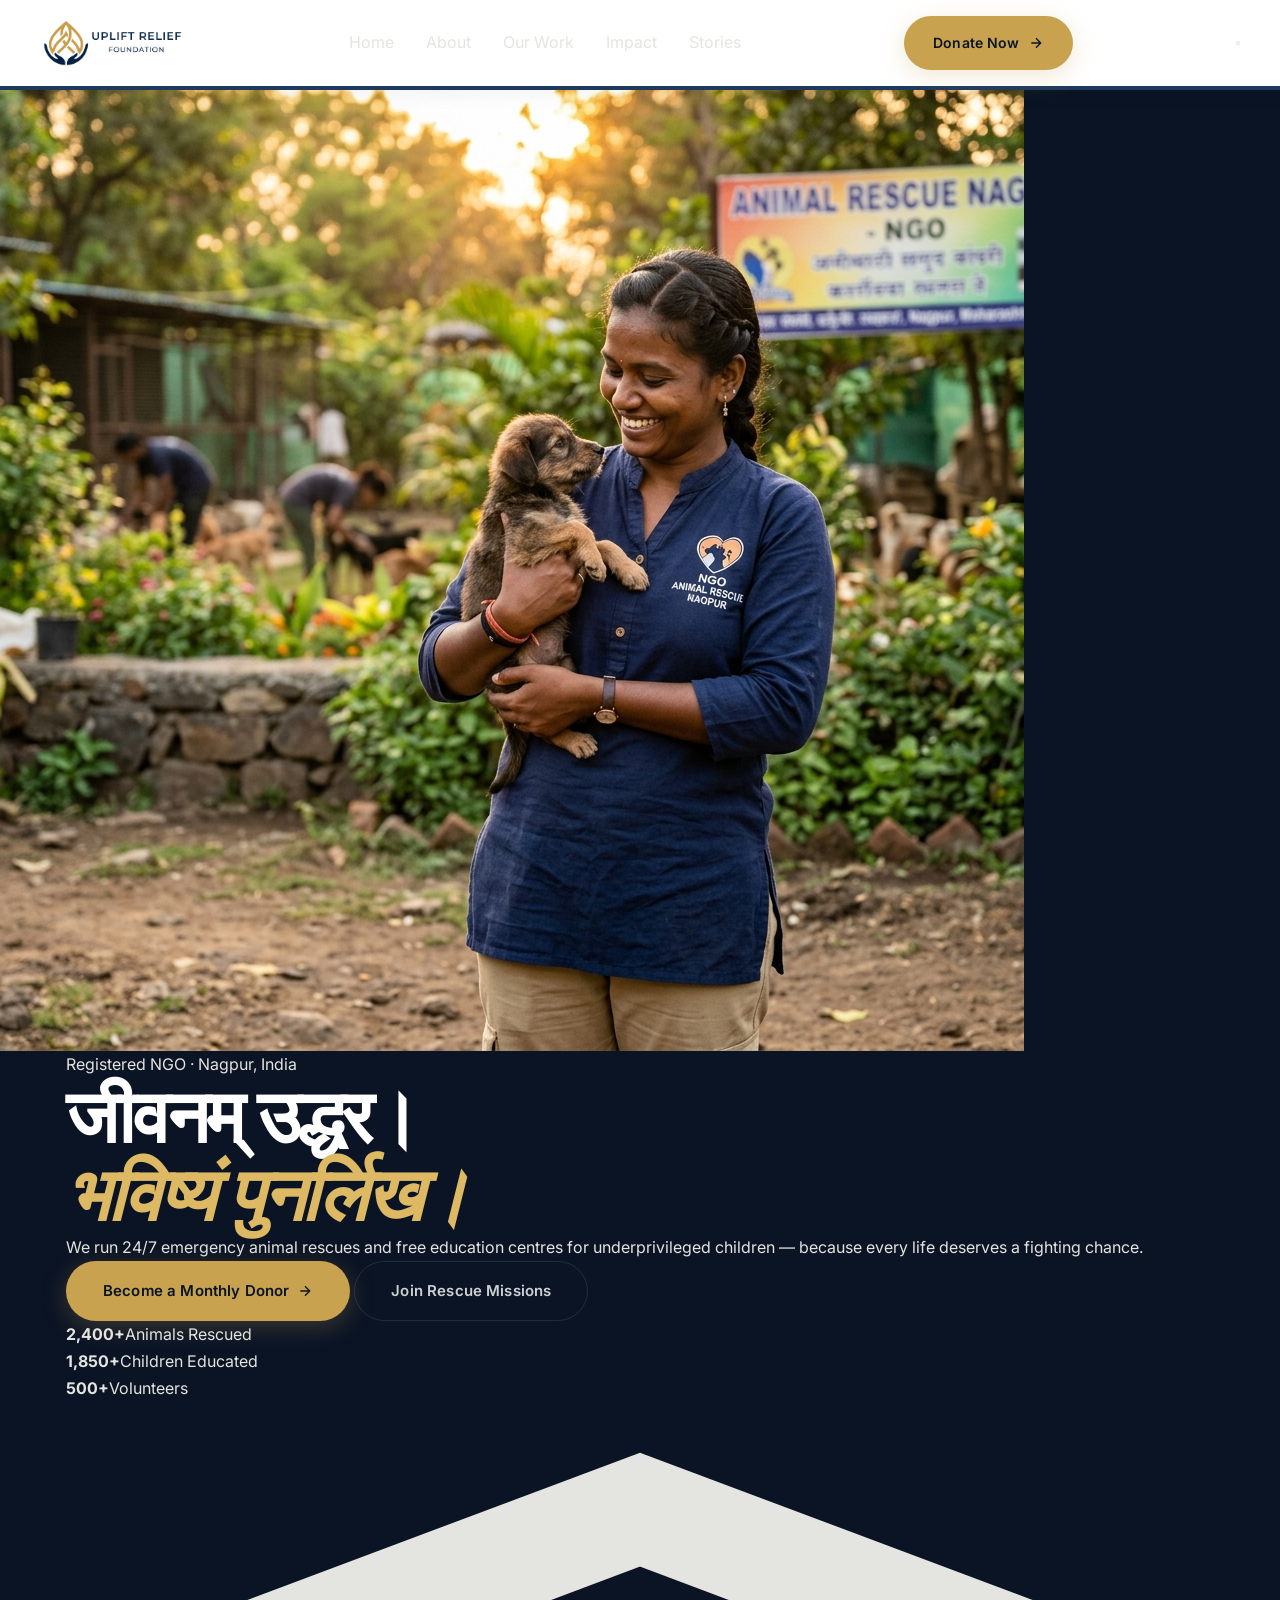
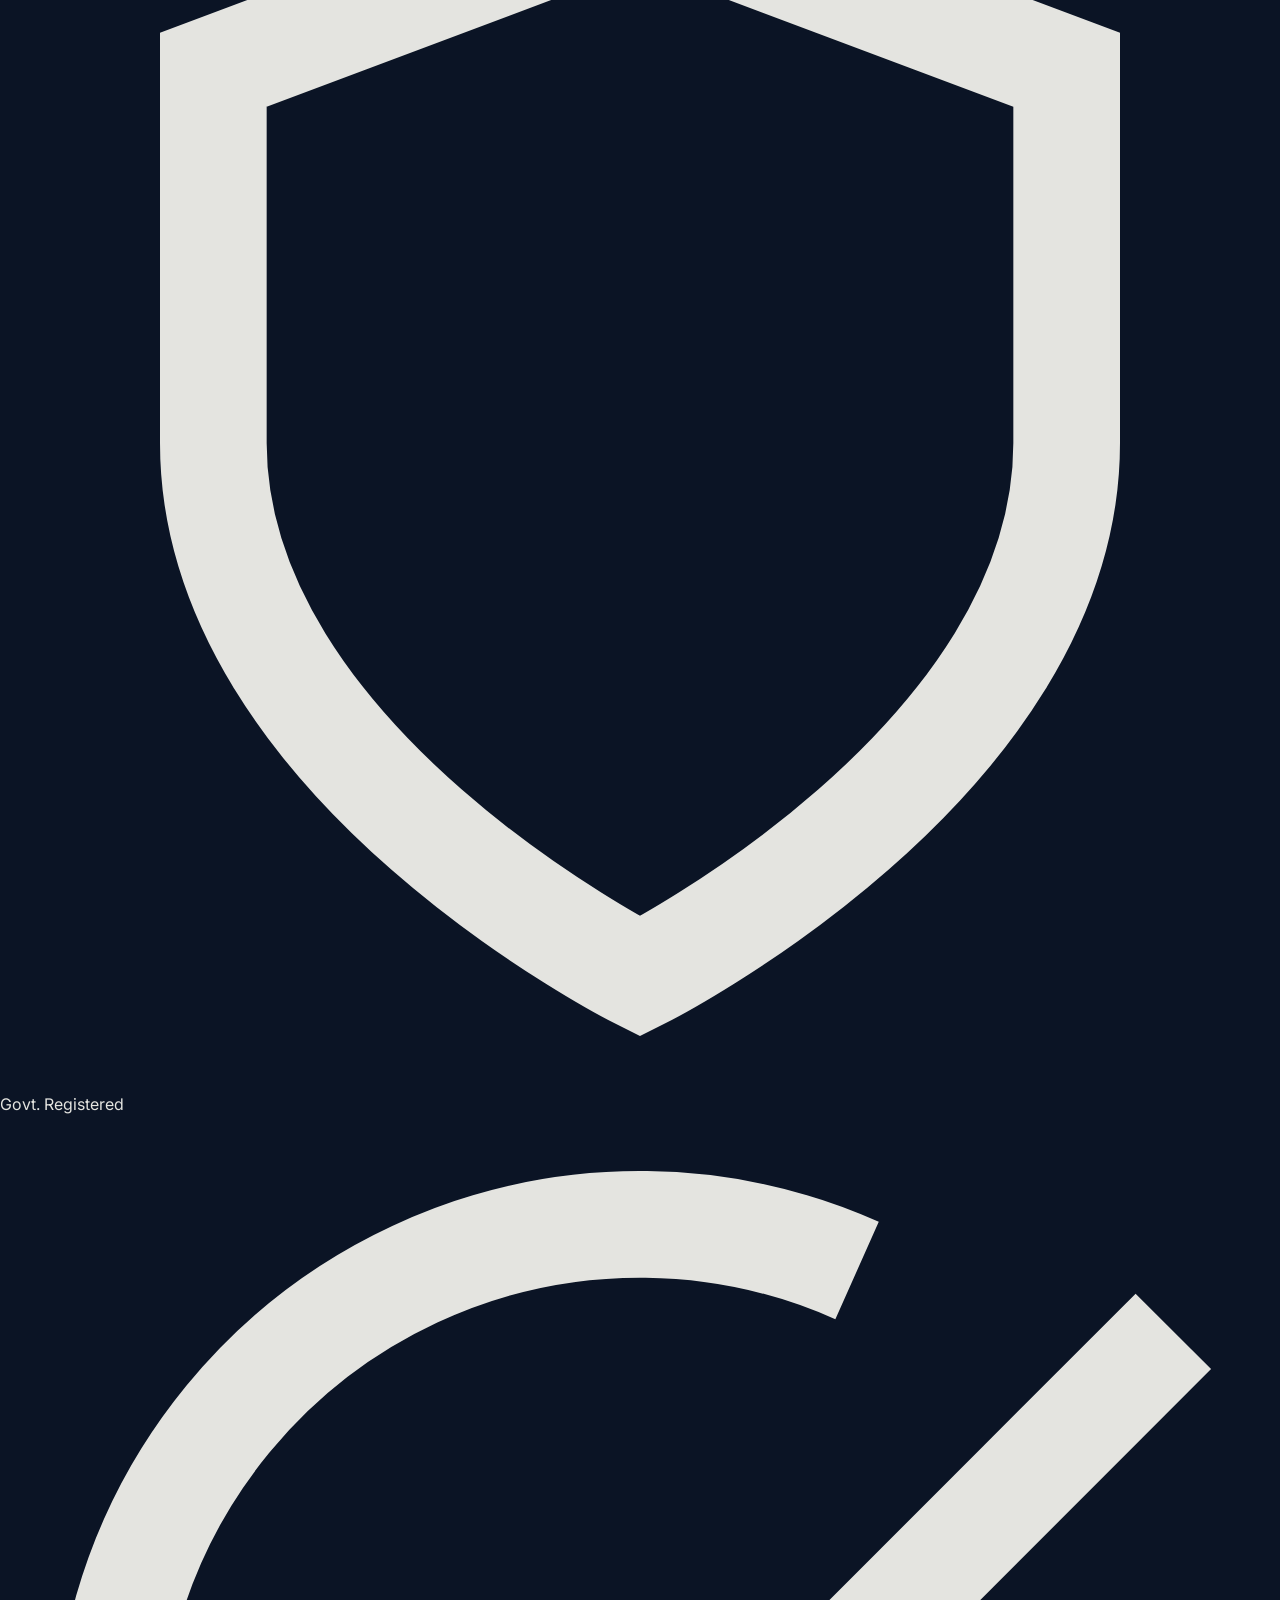
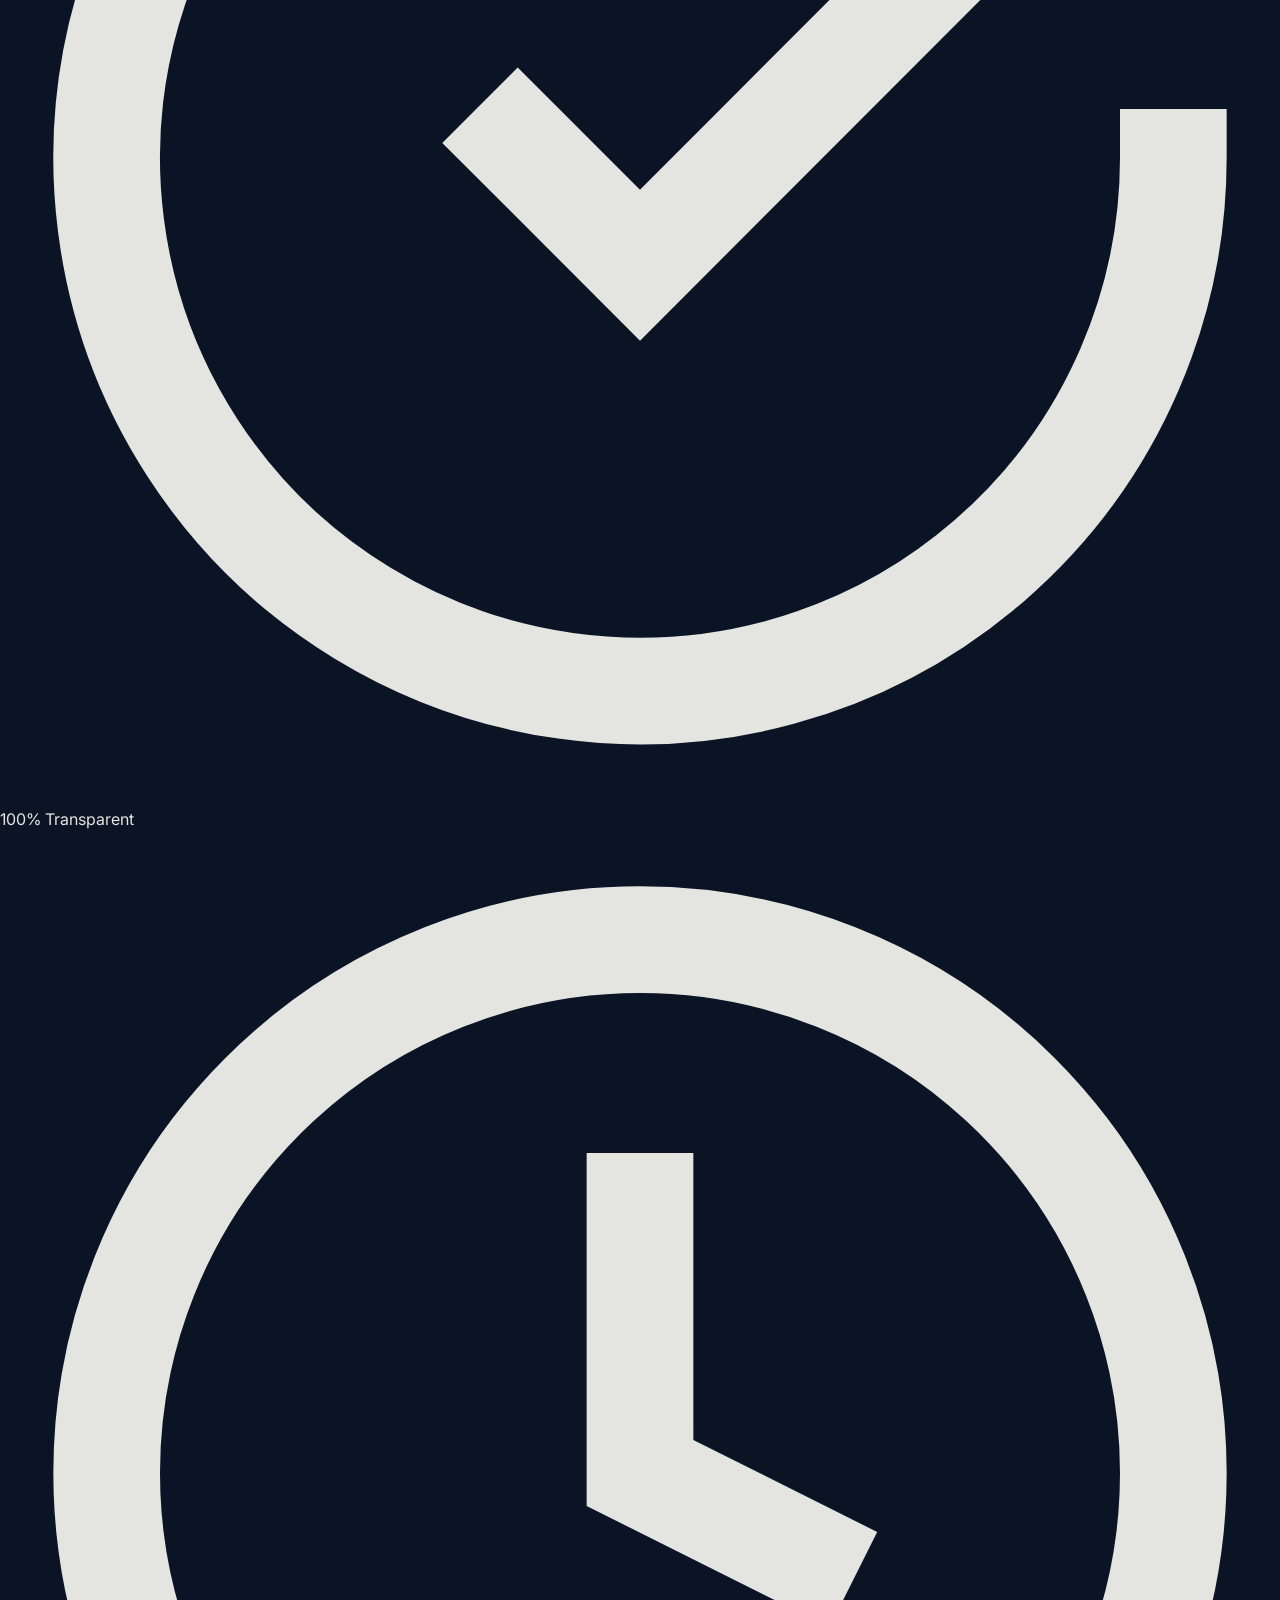
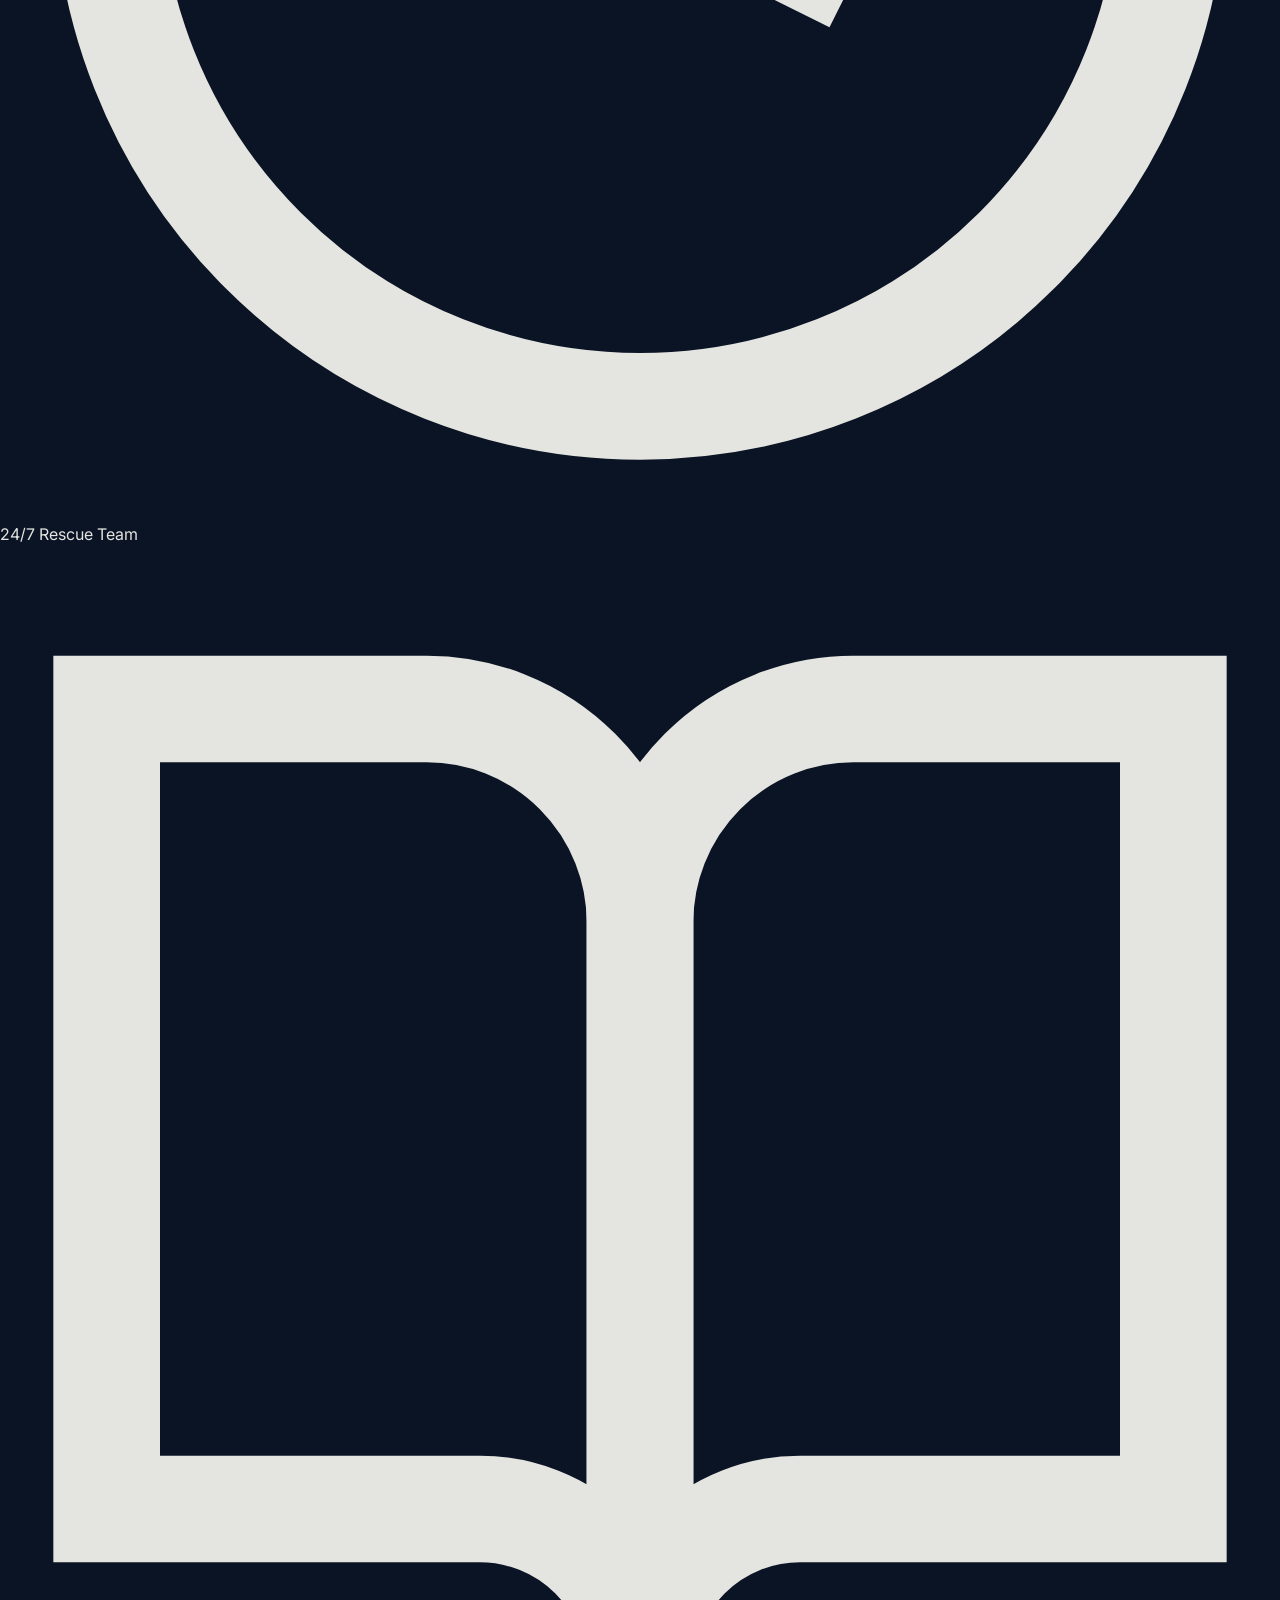
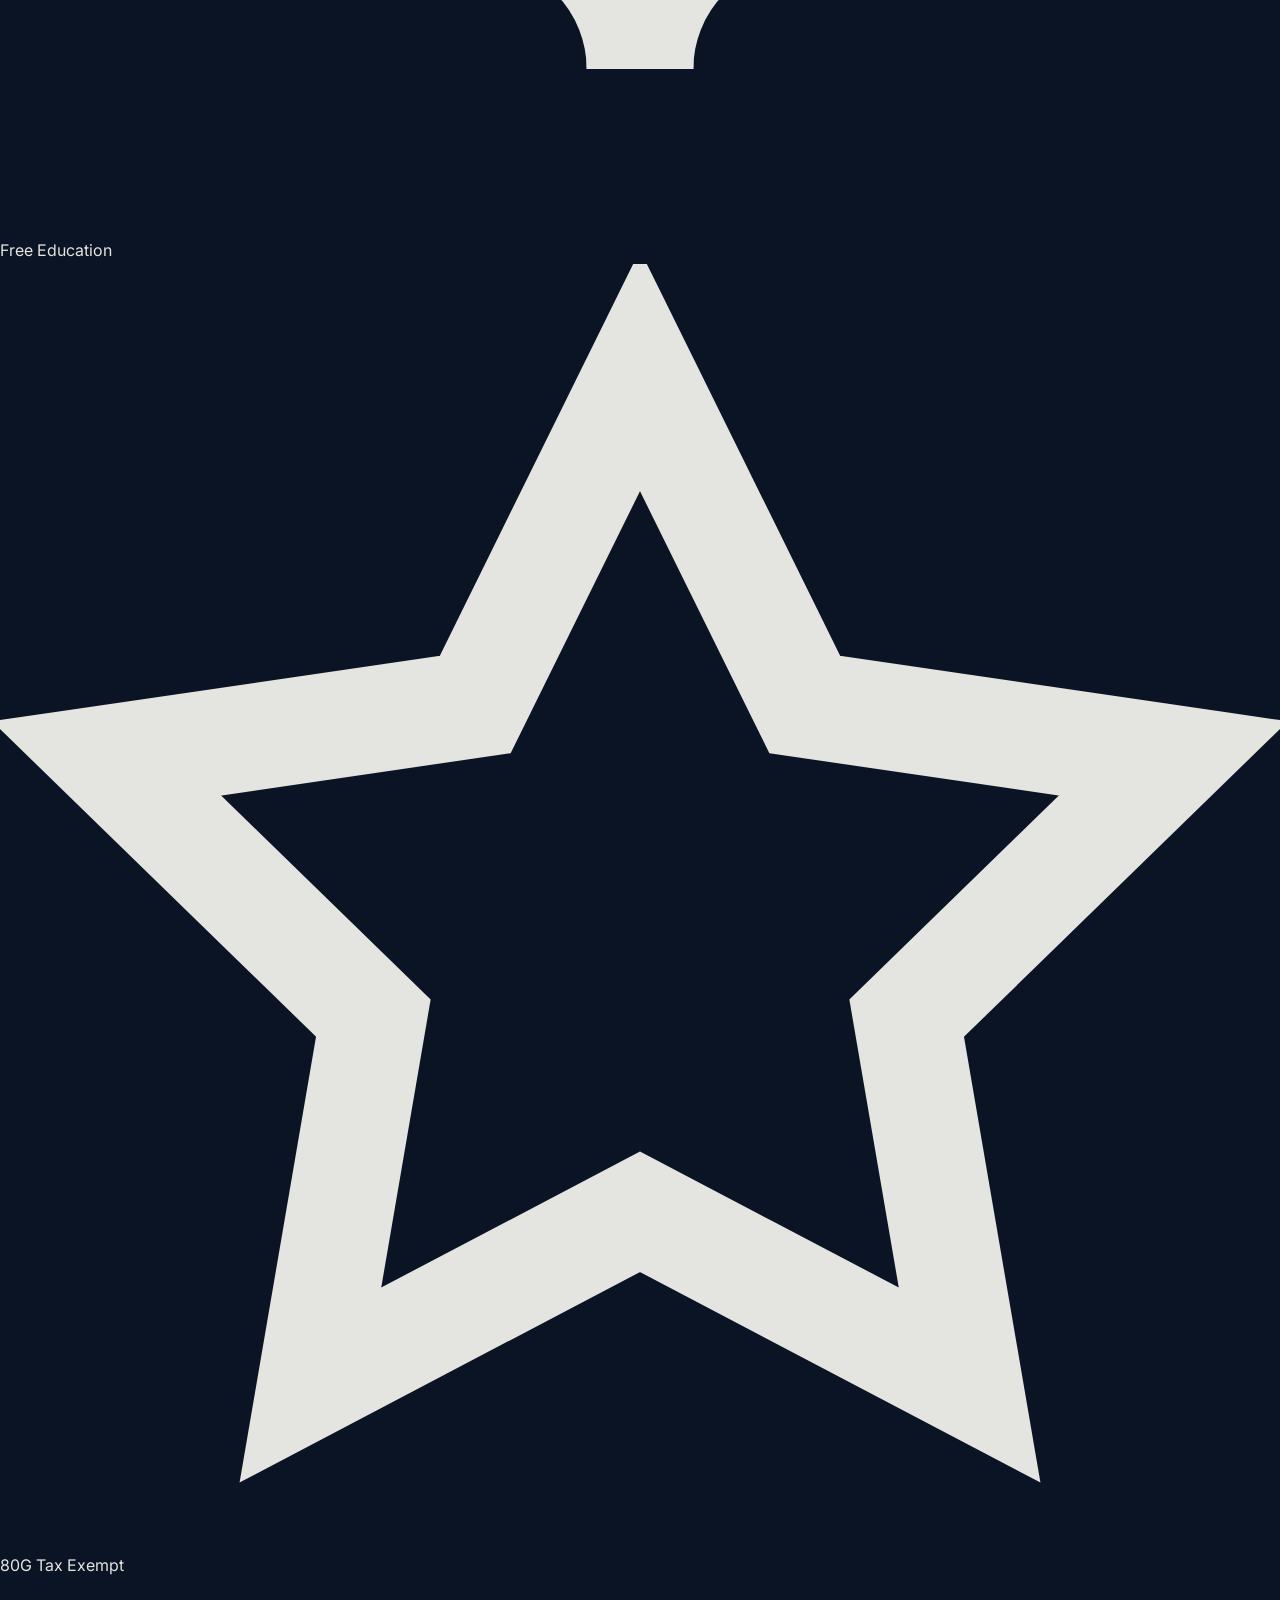
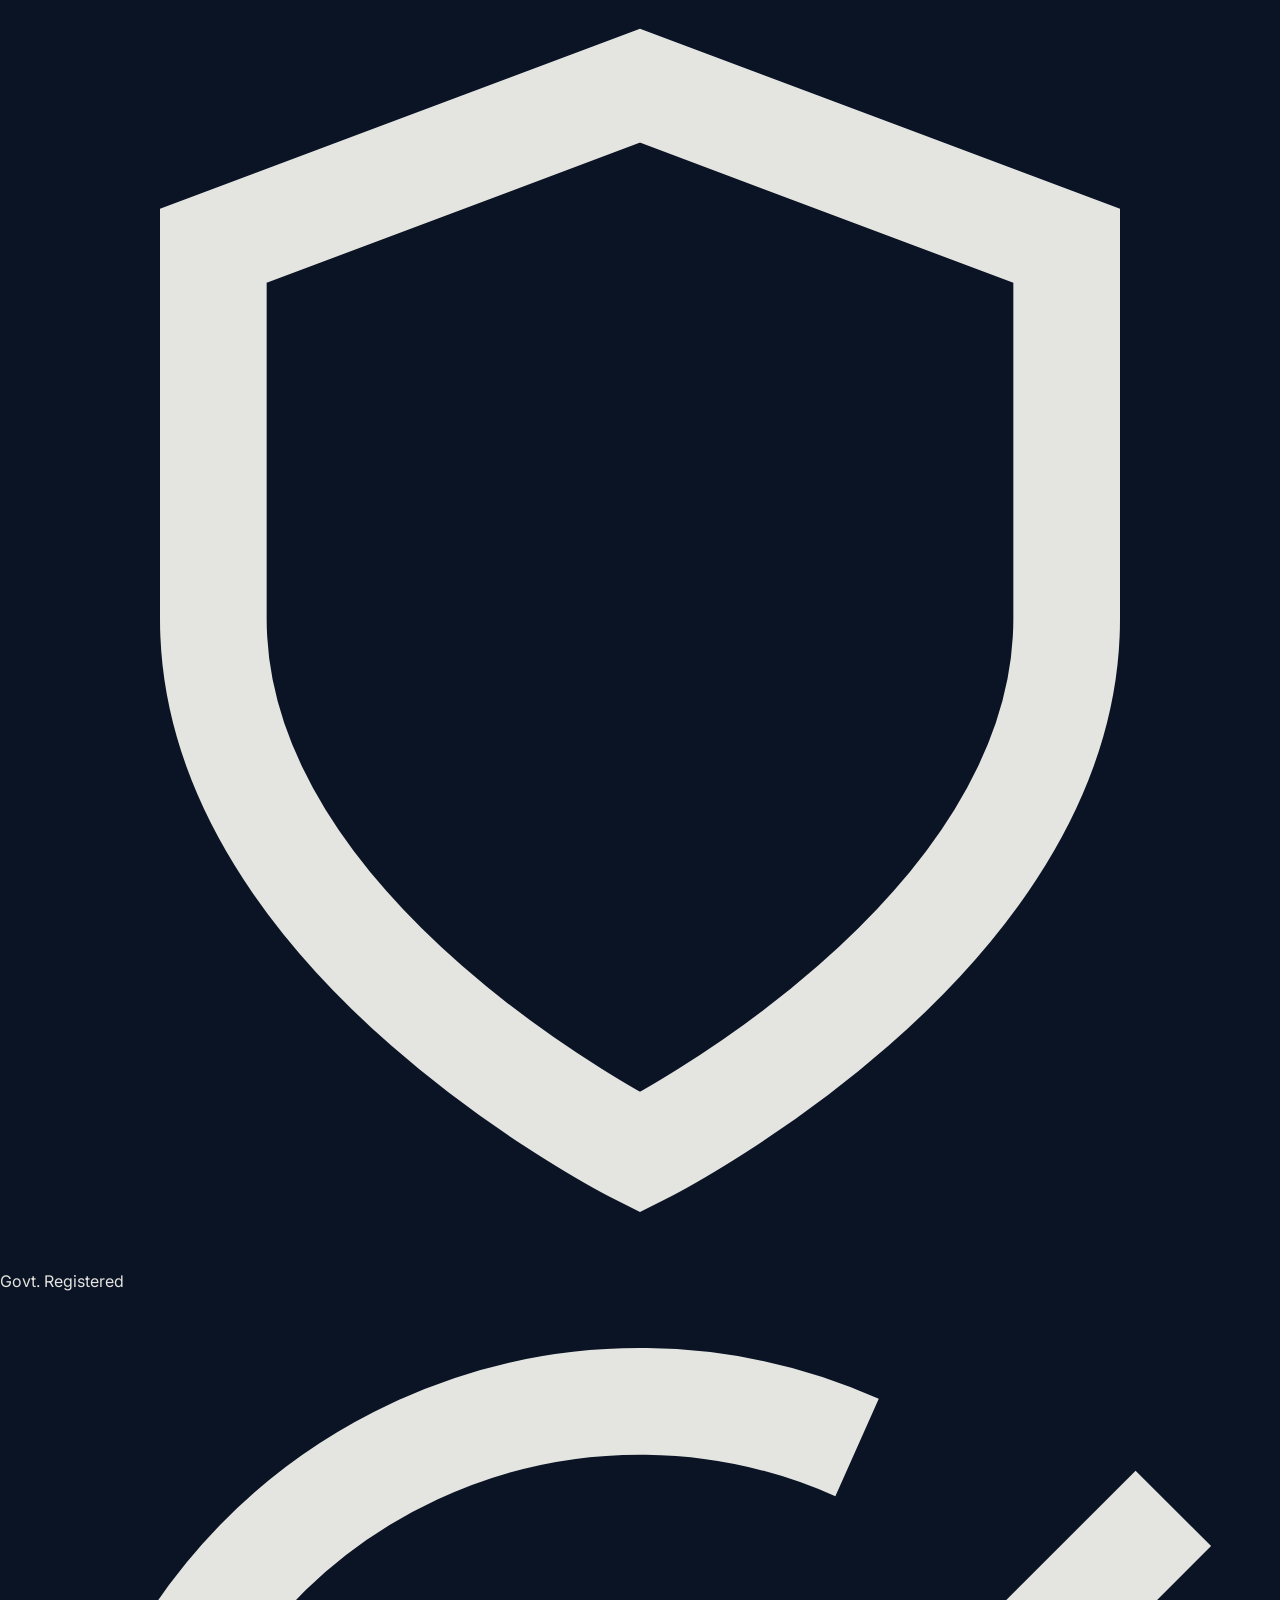
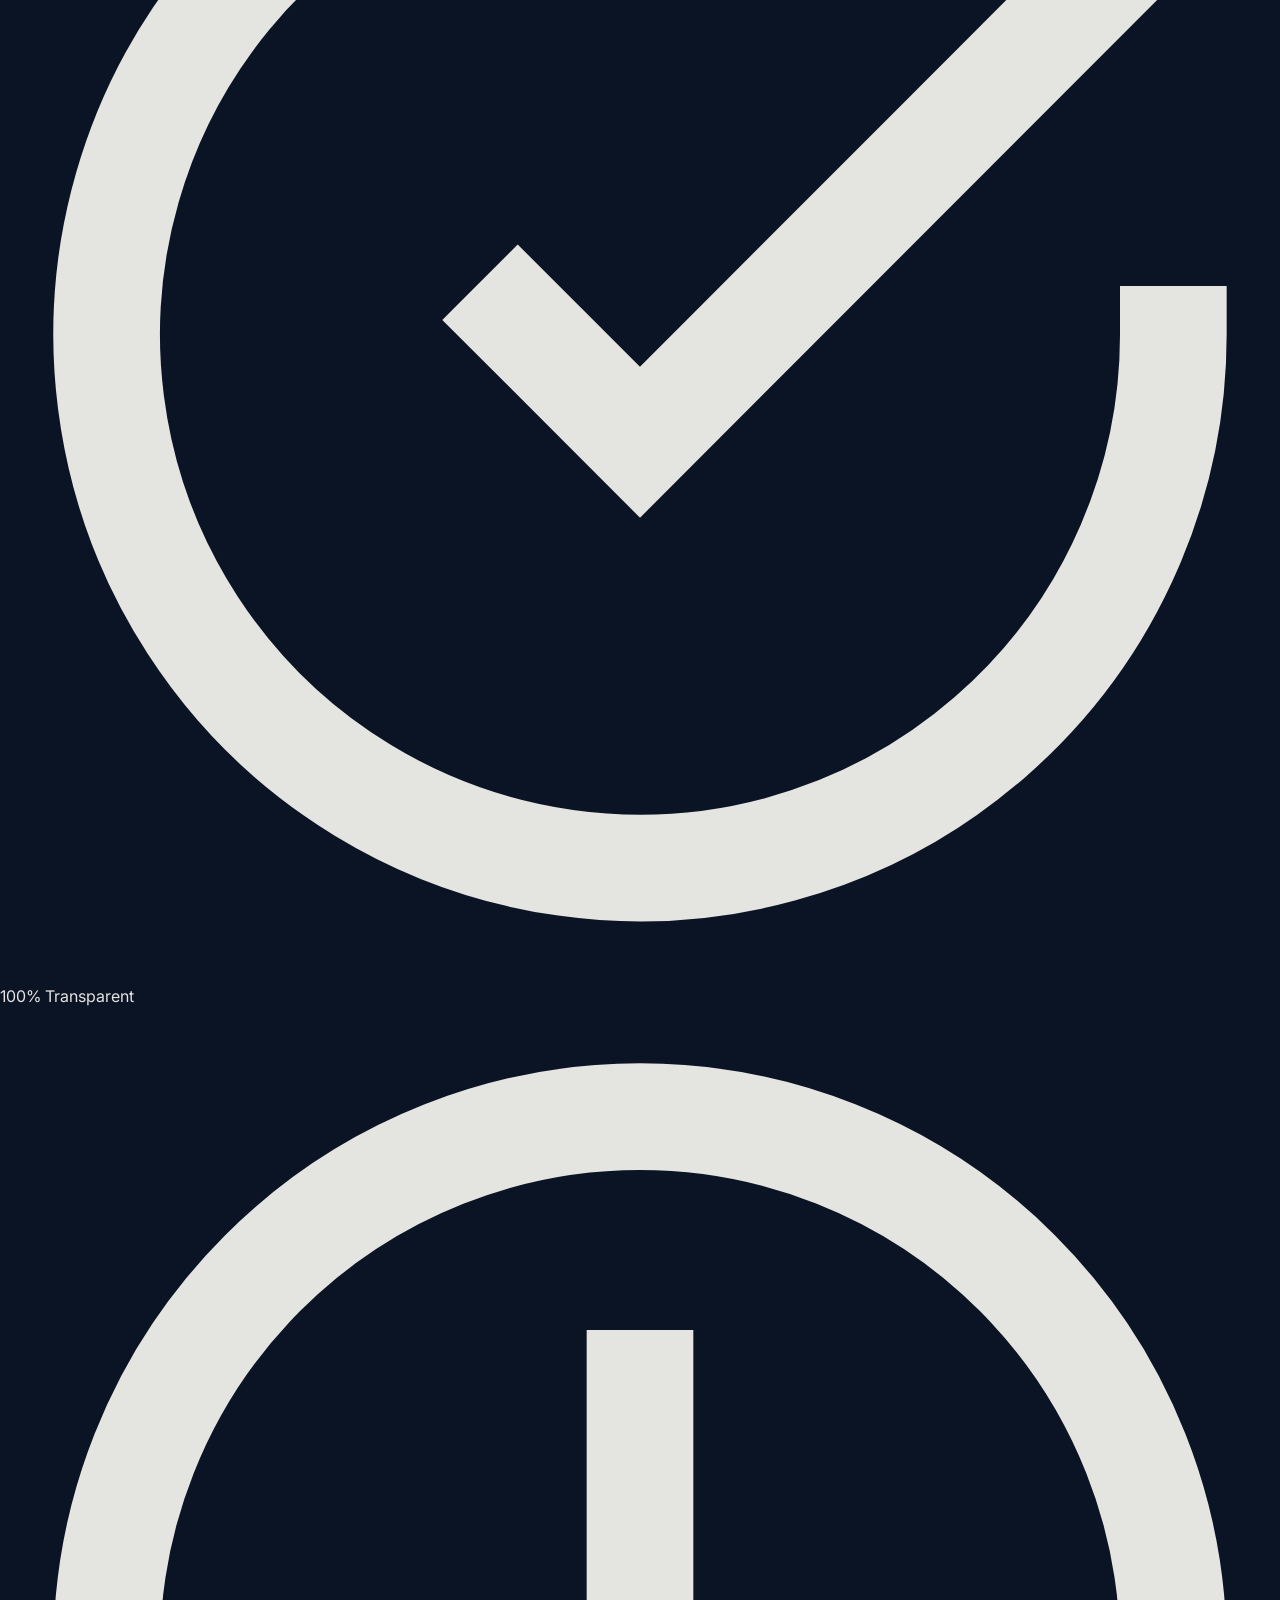
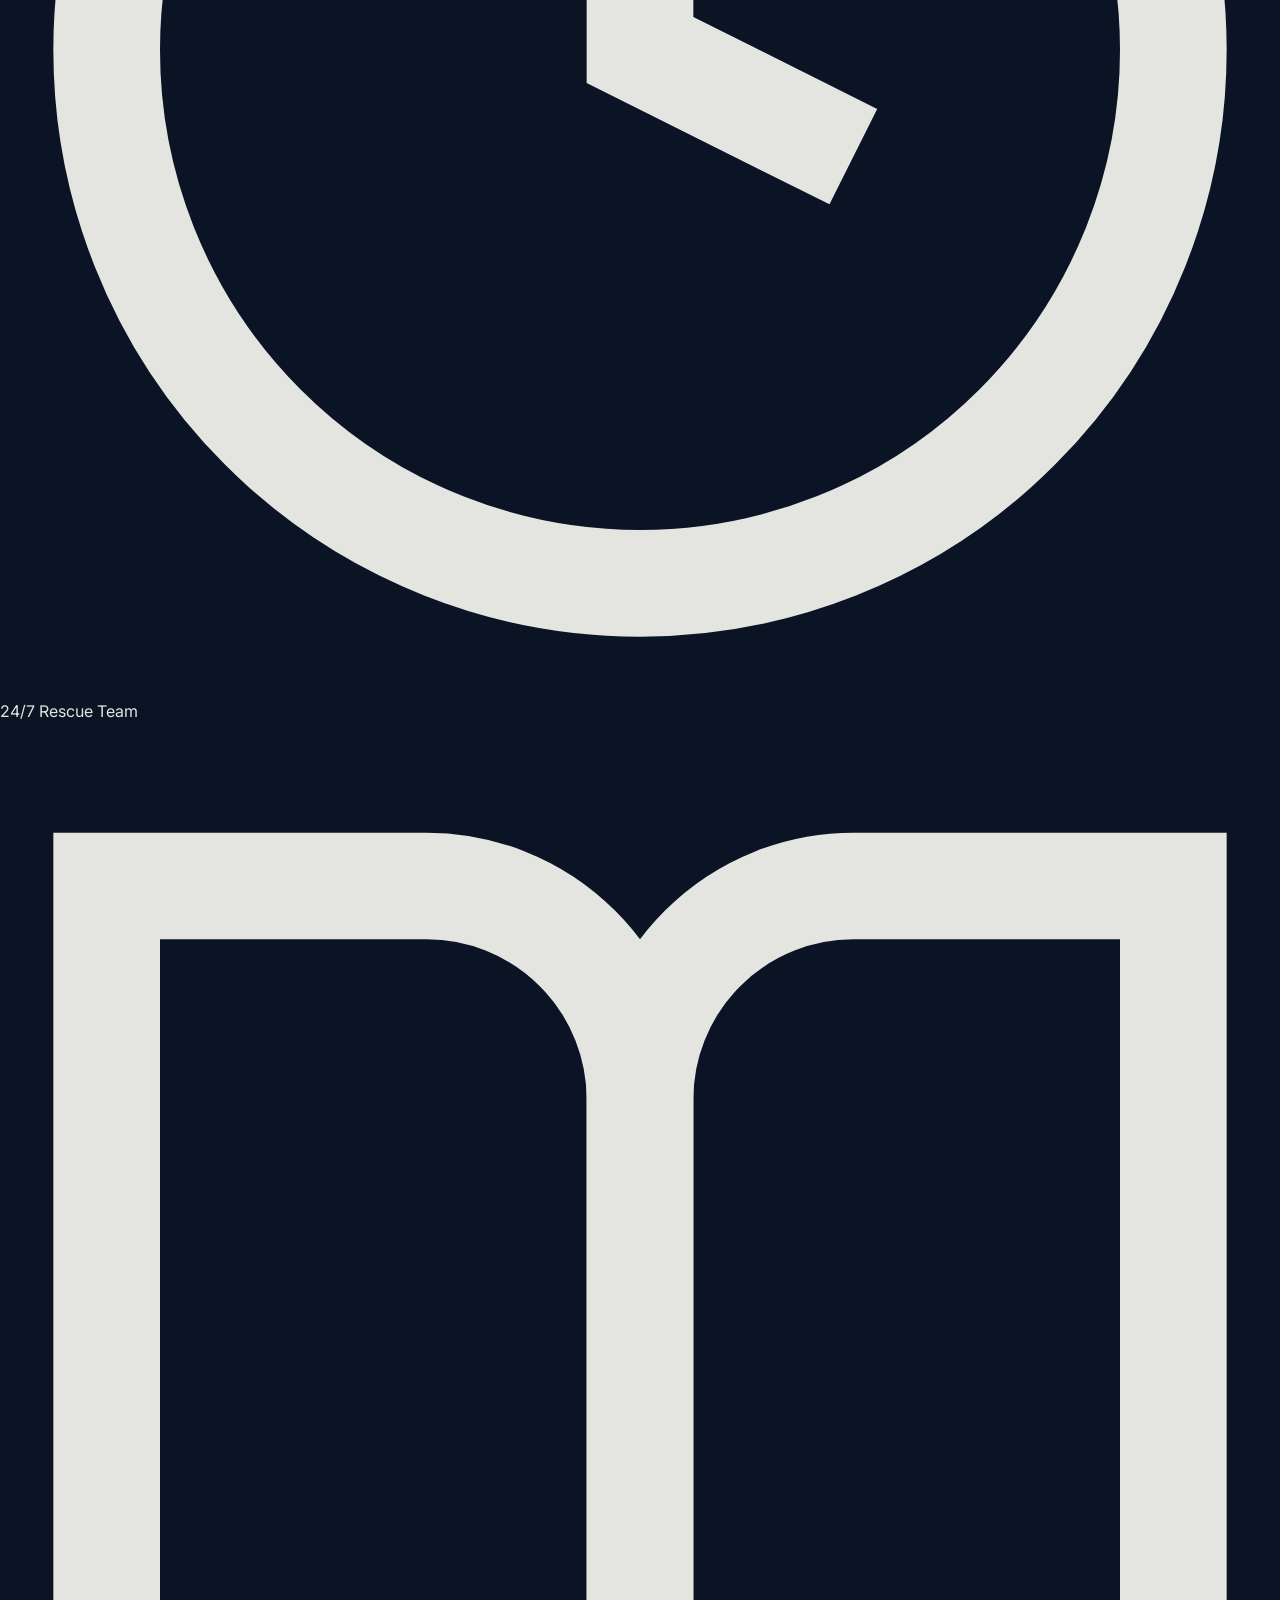
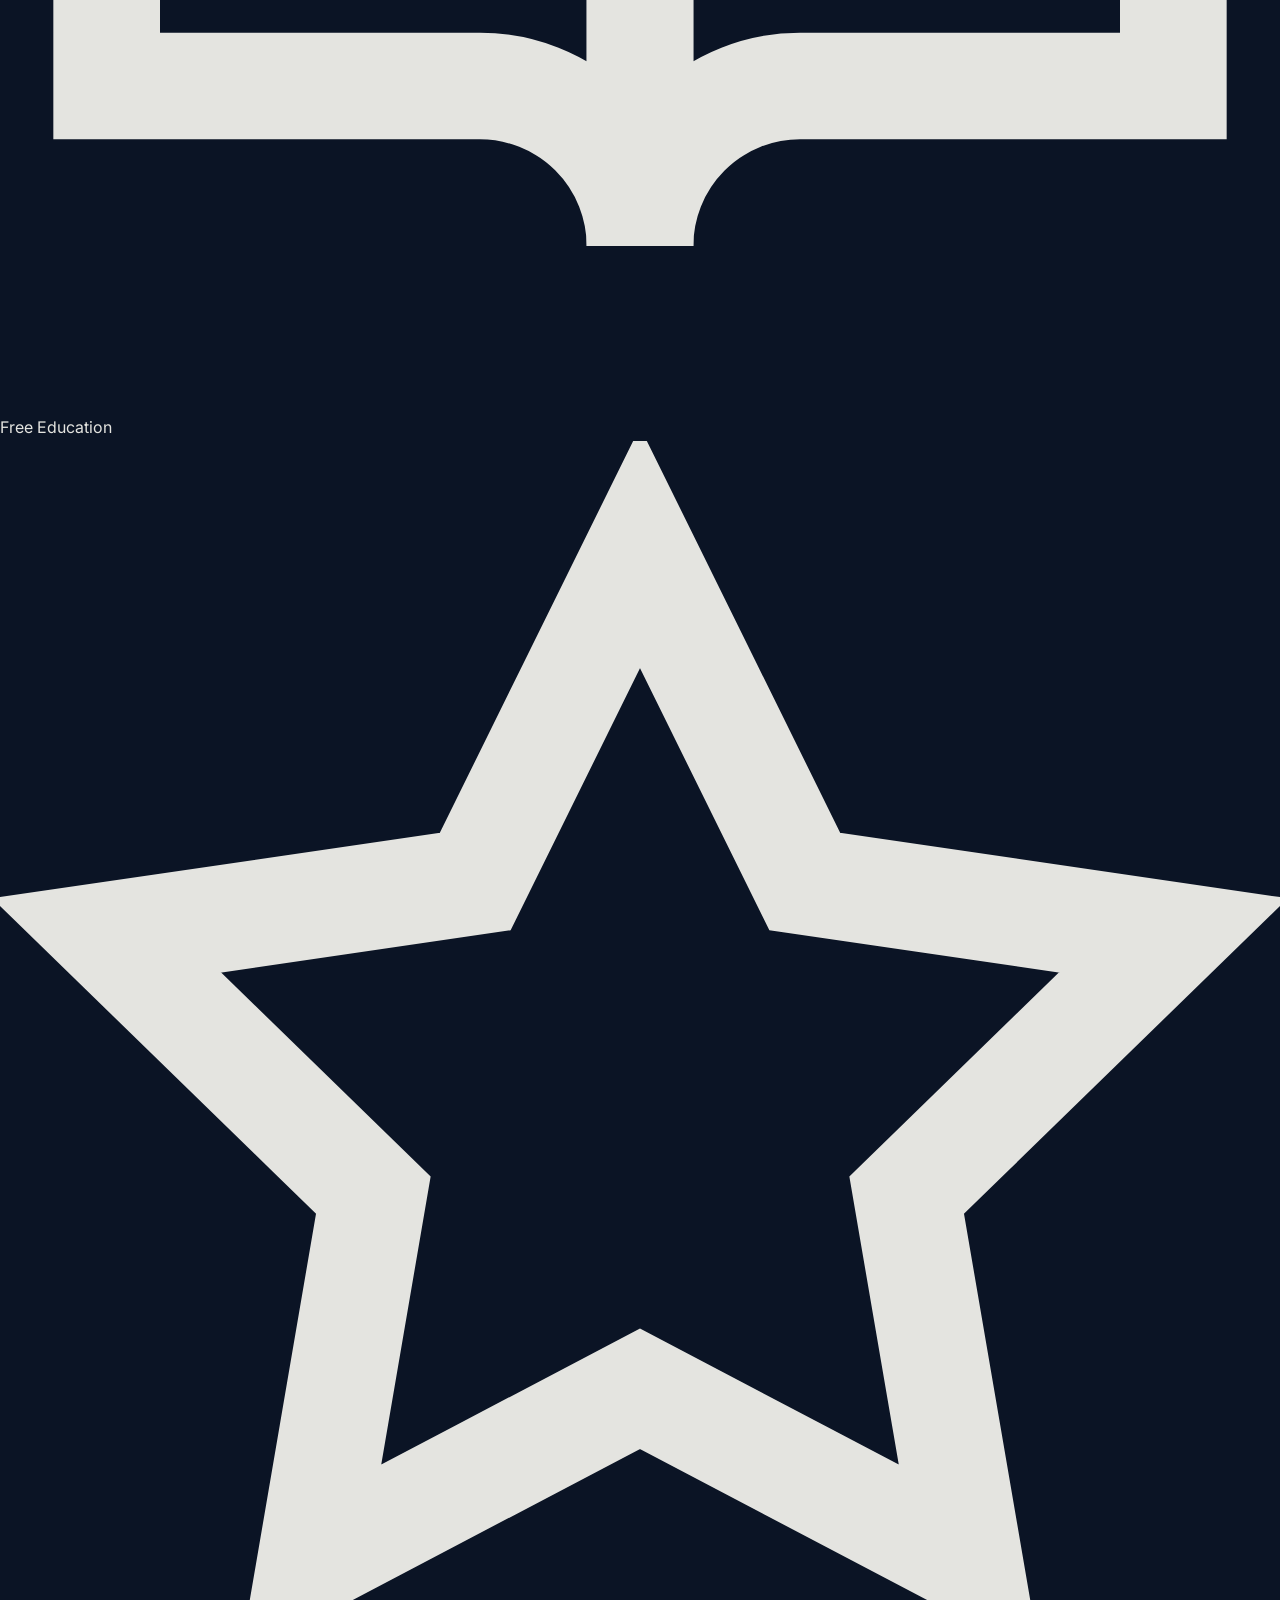
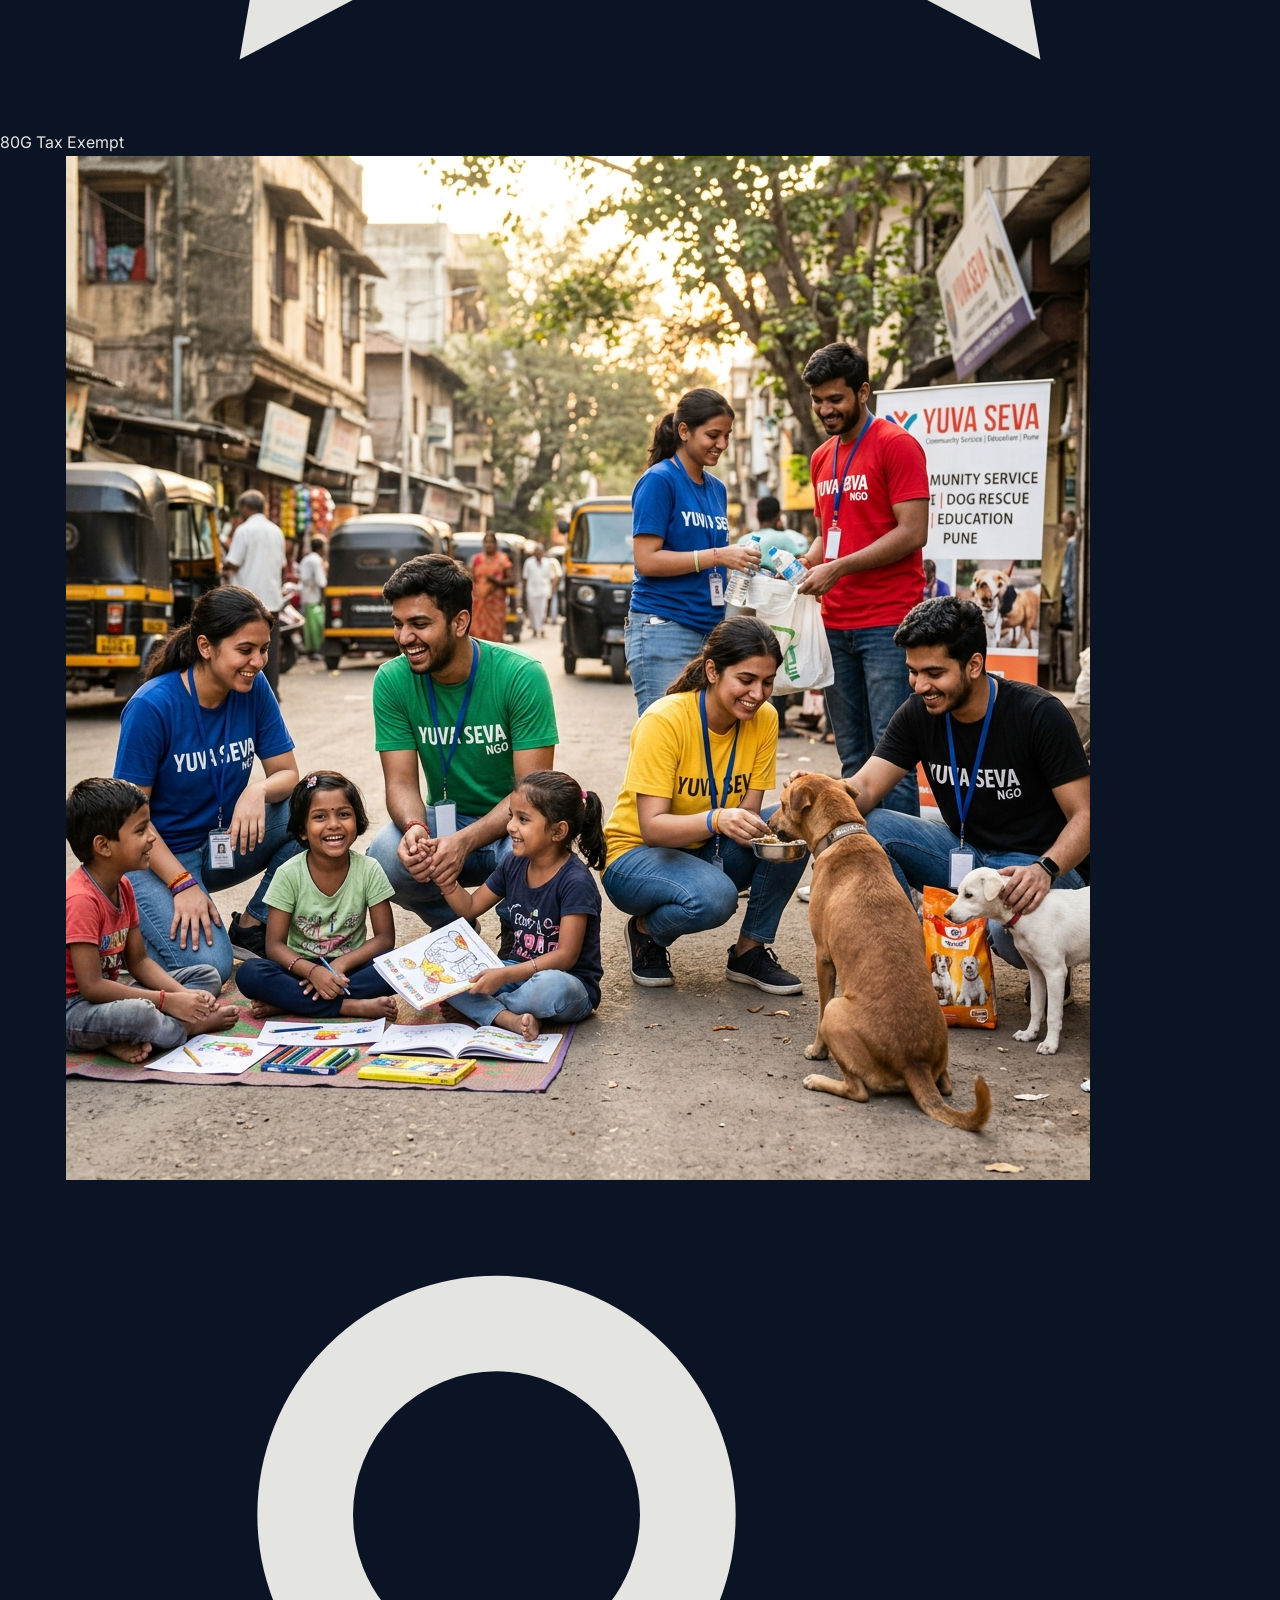
<file: index.html>
<!DOCTYPE html>
<html lang="en">
<head>
<meta charset="UTF-8"><meta name="viewport" content="width=device-width,initial-scale=1.0">
<title>Uplift Relief Foundation | Rescue. Educate. Transform.</title>
<meta name="description" content="We rescue injured street dogs and provide free education for underprivileged children across Nagpur. 100% transparent, grassroots NGO.">
<link rel="stylesheet" href="style.css">
</head>
<body>

<nav class="nav" id="nav">
<div class="nav-inner">
  <a href="index.html" class="nav-logo"><img src="logo_horizontal.png" alt="Uplift Relief Foundation"></a>
  <div class="nav-menu">
    <a href="index.html">Home</a><a href="about.html">About</a><a href="work.html">Our Work</a><a href="impact.html">Impact</a><a href="stories.html">Stories</a>
  </div>
    <div class="nav-cta">
    <a href="donate.html" class="btn btn-gold">Donate Now <svg viewBox="0 0 24 24" fill="none" stroke="currentColor" stroke-width="2"><path d="M5 12h14M12 5l7 7-7 7"/></svg></a>
  </div>
  <button class="hamburger" id="ham" aria-label="Menu"><span></span><span></span><span></span></button>
</div>
</nav>

<!-- HERO — cinematic, left-aligned, bottom-weighted -->
<header class="hero">
<div class="hero-watermark">UPLIFT</div>
<img src="hero_split.png" alt="Volunteer rescuing a street dog in Nagpur" class="hero-bg">
<div class="wrap hero-wrap">
  <div class="hero-badge"><span class="dot"></span><span>Registered NGO · Nagpur, India</span></div>
  <h1 class="hero-h1">जीवनम् उद्धर।<br><em>भविष्यं पुनर्लिख।</em></h1>
  <p class="hero-sub">We run 24/7 emergency animal rescues and free education centres for underprivileged children — because every life deserves a fighting chance.</p>
  <div class="hero-ctas">
    <a href="donate.html" class="btn btn-gold btn-lg">Become a Monthly Donor <svg viewBox="0 0 24 24" fill="none" stroke="currentColor" stroke-width="2"><path d="M5 12h14M12 5l7 7-7 7"/></svg></a>
    <a href="work.html" class="btn btn-ghost btn-lg">Join Rescue Missions</a>
  </div>
  <div class="hero-metrics">
    <div class="hero-metric"><strong>2,400+</strong><span>Animals Rescued</span></div>
    <div class="hero-metric"><strong>1,850+</strong><span>Children Educated</span></div>
    <div class="hero-metric"><strong>500+</strong><span>Volunteers</span></div>
  </div>
</div>
</header>

<!-- Trust ribbon — subtle, understated -->
<div class="ribbon"><div class="ribbon-track">
  <div class="ribbon-item"><svg viewBox="0 0 24 24" fill="none" stroke="currentColor" stroke-width="2"><path d="M12 22s8-4 8-10V5l-8-3-8 3v7c0 6 8 10 8 10z"/></svg>Govt. Registered</div>
  <div class="ribbon-item"><svg viewBox="0 0 24 24" fill="none" stroke="currentColor" stroke-width="2"><path d="M22 11.08V12a10 10 0 1 1-5.93-9.14"/><polyline points="22 4 12 14.01 9 11.01"/></svg>100% Transparent</div>
  <div class="ribbon-item"><svg viewBox="0 0 24 24" fill="none" stroke="currentColor" stroke-width="2"><circle cx="12" cy="12" r="10"/><path d="M12 6v6l4 2"/></svg>24/7 Rescue Team</div>
  <div class="ribbon-item"><svg viewBox="0 0 24 24" fill="none" stroke="currentColor" stroke-width="2"><path d="M2 3h6a4 4 0 0 1 4 4v14a3 3 0 0 0-3-3H2z"/><path d="M22 3h-6a4 4 0 0 0-4 4v14a3 3 0 0 1 3-3h7z"/></svg>Free Education</div>
  <div class="ribbon-item"><svg viewBox="0 0 24 24" fill="none" stroke="currentColor" stroke-width="2"><path d="M12 2l3.09 6.26L22 9.27l-5 4.87 1.18 6.88L12 17.77l-6.18 3.25L7 14.14 2 9.27l6.91-1.01L12 2z"/></svg>80G Tax Exempt</div>
  <div class="ribbon-item"><svg viewBox="0 0 24 24" fill="none" stroke="currentColor" stroke-width="2"><path d="M12 22s8-4 8-10V5l-8-3-8 3v7c0 6 8 10 8 10z"/></svg>Govt. Registered</div>
  <div class="ribbon-item"><svg viewBox="0 0 24 24" fill="none" stroke="currentColor" stroke-width="2"><path d="M22 11.08V12a10 10 0 1 1-5.93-9.14"/><polyline points="22 4 12 14.01 9 11.01"/></svg>100% Transparent</div>
  <div class="ribbon-item"><svg viewBox="0 0 24 24" fill="none" stroke="currentColor" stroke-width="2"><circle cx="12" cy="12" r="10"/><path d="M12 6v6l4 2"/></svg>24/7 Rescue Team</div>
  <div class="ribbon-item"><svg viewBox="0 0 24 24" fill="none" stroke="currentColor" stroke-width="2"><path d="M2 3h6a4 4 0 0 1 4 4v14a3 3 0 0 0-3-3H2z"/><path d="M22 3h-6a4 4 0 0 0-4 4v14a3 3 0 0 1 3-3h7z"/></svg>Free Education</div>
  <div class="ribbon-item"><svg viewBox="0 0 24 24" fill="none" stroke="currentColor" stroke-width="2"><path d="M12 2l3.09 6.26L22 9.27l-5 4.87 1.18 6.88L12 17.77l-6.18 3.25L7 14.14 2 9.27l6.91-1.01L12 2z"/></svg>80G Tax Exempt</div>
</div></div>

<!-- ABOUT — asymmetric editorial split -->
<section class="intro" id="about">
<div class="wrap">
  <div class="intro-grid">
    <div class="intro-visual reveal">
      <div class="intro-img"><img src="volunteer_team.png" alt="Our volunteer team"></div>
      <div class="intro-float">
        <div class="intro-float-icon"><svg viewBox="0 0 24 24" fill="none" stroke="currentColor" stroke-width="2"><path d="M17 21v-2a4 4 0 0 0-4-4H5a4 4 0 0 0-4 4v2"/><circle cx="9" cy="7" r="4"/></svg></div>
        <div><strong>500+</strong><span>Active Volunteers</span></div>
      </div>
    </div>
    <div class="intro-content reveal reveal-d1">
      <span class="eyebrow">Who We Are</span>
      <h2>A Foundation Built on <em>Compassion</em></h2>
      <p class="body-lg">Uplift Relief Foundation is a grassroots NGO based in Nagpur dedicated to rescuing street animals and empowering underprivileged children through free education and life skills.</p>
      <p class="body-lg">Founded by young changemakers in 2026, we believe compassion — when backed by relentless action — transforms entire communities.</p>
      <a href="about.html" class="btn btn-outline" style="margin-top: 1.5rem; margin-bottom: 2rem;">Meet Our Team <svg viewBox="0 0 24 24" fill="none" stroke="currentColor" stroke-width="2"><path d="M5 12h14M12 5l7 7-7 7"/></svg></a>
      <div class="intro-stats">
        <div class="intro-stat"><strong>2026</strong><span>Year Founded</span></div>
        <div class="intro-stat"><strong>48+</strong><span>Cities Reached</span></div>
        <div class="intro-stat"><strong>100%</strong><span>Transparent</span></div>
      </div>
    </div>
  </div>
</div>
</section>

<!-- CAUSES — deliberately unequal cards -->
<section class="causes" id="causes">
<div class="wrap">
  <div class="causes-header reveal">
    <span class="eyebrow">Where Your Support Goes</span>
    <h2>Two Urgent Causes.<br><em>One Heart.</em></h2>
  </div>
  <div class="causes-row">
    <div class="cause reveal">
      <div class="cause-img"><img src="dog_rescue.png" alt="Street dog rescue"><div class="cause-tag">Animal Welfare</div></div>
      <div class="cause-body">
        <h3>Save an Injured Animal</h3>
        <p>Every day, dozens of street dogs suffer from accidents, abuse, and disease. We provide 24/7 emergency rescue, life-saving surgeries, and safe rehabilitation.</p>
        
        <a href="donate.html" class="btn btn-outline">Feed a Street Animal <svg viewBox="0 0 24 24" fill="none" stroke="currentColor" stroke-width="2"><path d="M5 12h14M12 5l7 7-7 7"/></svg></a>
      </div>
    </div>
    <div class="cause reveal reveal-d1">
      <div class="cause-img"><img src="children_class.png" alt="Free education centre"><div class="cause-tag">Child Education</div></div>
      <div class="cause-body">
        <h3>Sponsor a Child's Education</h3>
        <p>Poverty forces brilliant minds out of school. We provide free tuition, supplies, and mentorship so every child gets a fair start.</p>
        
        <a href="donate.html" class="btn btn-outline">Sponsor a Student <svg viewBox="0 0 24 24" fill="none" stroke="currentColor" stroke-width="2"><path d="M5 12h14M12 5l7 7-7 7"/></svg></a>
      </div>
    </div>
  </div>
  <div style="text-align:center; margin-top: 4rem;"><a href="work.html" class="btn btn-gold btn-lg">Explore All Our Work <svg viewBox="0 0 24 24" fill="none" stroke="currentColor" stroke-width="2"><path d="M5 12h14M12 5l7 7-7 7"/></svg></a></div>
</div>
</section>

<!-- STORIES — editorial mosaic layout -->
<section class="stories" id="stories">
<div class="wrap">
  <div class="stories-header reveal">
    <span class="eyebrow">Stories from the Field</span>
    <h2>From Suffering to <em>Second Chances</em></h2>
    <p class="body-lg">Every image is a life that found hope because someone chose to act.</p>
  </div>
  <div class="stories-mosaic">
    <div class="s-card s-card--featured reveal">
      <img src="story_feeding.png" alt="Evening feeding drive">
      <div class="s-body">
        <span class="s-tag">Animal Rescue · Apr 2026</span>
        <h3>A Second Chance for Bella</h3>
        <p>Found with severe malnutrition and a fractured leg, Bella was nursed back to health over 3 months. Today she lives in a loving home — healthy, happy, and safe.</p>
        <a href="#" class="s-link">Read Full Story <svg viewBox="0 0 24 24" fill="none" stroke="currentColor" stroke-width="2"><path d="M5 12h14M12 5l7 7-7 7"/></svg></a>
      </div>
    </div>
    <div class="s-card reveal reveal-d1">
      <img src="hero_children.png" alt="Children at learning centre">
      <div class="s-body">
        <span class="s-tag">Education · Mar 2026</span>
        <h3>Rohan's Journey to Engineering</h3>
        <p>After joining our free tuition centre in 2026, Rohan secured a scholarship for engineering. A cycle of poverty — broken forever.</p>
        <a href="#" class="s-link">Read Full Story <svg viewBox="0 0 24 24" fill="none" stroke="currentColor" stroke-width="2"><path d="M5 12h14M12 5l7 7-7 7"/></svg></a>
      </div>
    </div>
    <div class="s-card reveal reveal-d2">
      <img src="hero_dog.png" alt="Rescued puppy">
      <div class="s-body">
        <span class="s-tag">Rescue · Feb 2026</span>
        <h3>Midnight Rescue: 5 Puppies Saved</h3>
        <p>Our team rushed out at 2 AM in monsoon rains. All 5 puppies — safe, vaccinated, and thriving.</p>
        <a href="#" class="s-link">Read Full Story <svg viewBox="0 0 24 24" fill="none" stroke="currentColor" stroke-width="2"><path d="M5 12h14M12 5l7 7-7 7"/></svg></a>
      </div>
    </div>
  </div>
  <div style="text-align:center; margin-top: 4rem;"><a href="stories.html" class="btn btn-outline" style="border-color: rgba(255,255,255,0.2); color: white;">Read All Stories <svg viewBox="0 0 24 24" fill="none" stroke="currentColor" stroke-width="2"><path d="M5 12h14M12 5l7 7-7 7"/></svg></a></div>
</div>
</section>

<!-- IMPACT — editorial offset -->
<section class="impact" id="impact">
<div class="wrap">
  <div class="impact-grid">
    <div class="impact-content reveal">
      <span class="eyebrow">100% Financial Transparency</span>
      <h2>You Deserve to Know <em>Everything</em></h2>
      <p class="body-lg">Every rupee you donate is tracked, audited, and directed to the field. We publish annual reports and monthly breakdowns so you always know where your money goes.</p>
      <div class="impact-numbers">
        <div class="impact-num"><strong data-target="2400">0+</strong><span>Animals Rescued</span></div>
        <div class="impact-num"><strong data-target="1850">0+</strong><span>Children Enrolled</span></div>
        <div class="impact-num"><strong>₹38L+</strong><span>Aid Delivered</span></div>
        <div class="impact-num"><strong>48+</strong><span>Cities Reached</span></div>
      </div>
      <a href="impact.html" class="btn btn-outline" style="margin-top: 2.5rem;">View Full Impact Report <svg viewBox="0 0 24 24" fill="none" stroke="currentColor" stroke-width="2"><path d="M5 12h14M12 5l7 7-7 7"/></svg></a>
    </div>
    <div class="impact-visual reveal reveal-d1">
      <div class="impact-visual-img"><img src="hero_dog.png" alt="Rescued dog at shelter"></div>
      <div class="trust-badge-float">
        <svg viewBox="0 0 24 24" fill="none" stroke="currentColor" stroke-width="2"><path d="M12 22s8-4 8-10V5l-8-3-8 3v7c0 6 8 10 8 10z"/></svg>
        <div><strong>Govt. Registered NGO</strong><small>Reg No: MAH/199/2026/NAGPUR</small></div>
      </div>
    </div>
  </div>
</div>
</section>

<!-- CTA — full-bleed emotional -->
<section class="cta" id="donate">
<img src="hero_children.png" alt="Children learning" class="cta-bg">
<div class="wrap">
  <div class="cta-inner reveal">
    <span class="eyebrow">Make a Real Difference</span>
    <h2>Don't Just Watch.<br><em>Act Now.</em></h2>
    <p>Your monthly contribution ensures we never say "no" to an emergency rescue call or a child wanting to learn.</p>
    <div class="cta-actions">
      <a href="donate.html" class="btn btn-gold btn-lg">Become a Monthly Donor <svg viewBox="0 0 24 24" fill="none" stroke="currentColor" stroke-width="2"><path d="M5 12h14M12 5l7 7-7 7"/></svg></a>
      <a href="donate.html" class="btn btn-ghost">Save an Injured Animal Today</a>
      <div class="cta-secure"><svg viewBox="0 0 24 24" fill="none" stroke="currentColor" stroke-width="2"><rect x="3" y="11" width="18" height="11" rx="2"/><path d="M7 11V7a5 5 0 0 1 10 0v4"/></svg>100% Secure · 80G Tax Exempt · Cancel Anytime</div>
    </div>
  </div>
</div>
</section>

<!-- FOOTER -->
<footer class="footer" id="contact">
<div class="wrap">
  <div class="footer-main">
    <div class="footer-brand">
      <img src="logo_stacked.png" alt="Uplift Relief Foundation">
      <p>A grassroots NGO rescuing street animals and educating underprivileged children across India. Nagpur since 2026.</p>
      <div class="footer-trust"><p>Registered under the Societies Registration Act. Reg No: MAH/564/2026/NAGPUR. Donations eligible for 80G tax exemption.</p></div>
    </div>
    <div class="footer-col"><h5>Our Work</h5><ul><li><a href="work.html">Animal Rescue</a></li><li><a href="work.html">Child Education</a></li><li><a href="stories.html">Field Stories</a></li><li><a href="impact.html">Impact Reports</a></li><li><a href="#">Annual Report 2026</a></li></ul></div>
    <div class="footer-col"><h5>Get Involved</h5><ul><li><a href="donate.html">Donate Monthly</a></li><li><a href="#">Volunteer</a></li><li><a href="#">Partner With Us</a></li><li><a href="#">Corporate CSR</a></li></ul></div>
    <div class="footer-col footer-contact"><h5>Contact</h5><ul>
      <li><svg viewBox="0 0 24 24" fill="none" stroke="currentColor" stroke-width="2"><path d="M4 4h16c1.1 0 2 .9 2 2v12c0 1.1-.9 2-2 2H4c-1.1 0-2-.9-2-2V6c0-1.1.9-2 2-2z"/><polyline points="22,6 12,13 2,6"/></svg><a href="mailto:hello@upliftrelief.org">hello@upliftrelief.org</a></li>
      <li><svg viewBox="0 0 24 24" fill="none" stroke="currentColor" stroke-width="2"><path d="M22 16.92v3a2 2 0 0 1-2.18 2 19.79 19.79 0 0 1-8.63-3.07 19.5 19.5 0 0 1-6-6 19.79 19.79 0 0 1-3.07-8.67A2 2 0 0 1 4.11 2h3a2 2 0 0 1 2 1.72c.127.96.361 1.903.7 2.81a2 2 0 0 1-.45 2.11L8.09 9.91a16 16 0 0 0 6 6l1.27-1.27a2 2 0 0 1 2.11-.45c.907.339 1.85.573 2.81.7A2 2 0 0 1 22 16.92z"/></svg><a href="tel:+919876543210">+91 98765 43210</a></li>
      <li><svg viewBox="0 0 24 24" fill="none" stroke="currentColor" stroke-width="2"><path d="M21 10c0 7-9 13-9 13s-9-6-9-13a9 9 0 0 1 18 0z"/><circle cx="12" cy="10" r="3"/></svg><span>Nagpur, Maharashtra, India</span></li>
    </ul></div>
  </div>
  <div class="footer-bottom">
    <p>&copy; 2026 Uplift Relief Foundation. All rights reserved.</p>
    <div class="socials">
      <a href="#" aria-label="Instagram"><svg viewBox="0 0 24 24" fill="none" stroke="currentColor" stroke-width="2"><rect x="2" y="2" width="20" height="20" rx="5"/><circle cx="12" cy="12" r="4"/><circle cx="17.5" cy="6.5" r="1" fill="currentColor"/></svg></a>
      <a href="#" aria-label="Twitter"><svg viewBox="0 0 24 24" fill="none" stroke="currentColor" stroke-width="2"><path d="M23 3a10.9 10.9 0 0 1-3.14 1.53 4.48 4.48 0 0 0-7.86 3v1A10.66 10.66 0 0 1 3 4s-4 9 5 13a11.64 11.64 0 0 1-7 2c9 5 20 0 20-11.5a4.5 4.5 0 0 0-.08-.83A7.72 7.72 0 0 0 23 3z"/></svg></a>
      <a href="#" aria-label="LinkedIn"><svg viewBox="0 0 24 24" fill="none" stroke="currentColor" stroke-width="2"><path d="M16 8a6 6 0 0 1 6 6v7h-4v-7a2 2 0 0 0-4 0v7h-4v-7a6 6 0 0 1 6-6z"/><rect x="2" y="9" width="4" height="12"/><circle cx="4" cy="4" r="2"/></svg></a>
      <a href="#" aria-label="YouTube"><svg viewBox="0 0 24 24" fill="none" stroke="currentColor" stroke-width="2"><path d="M22.54 6.42a2.78 2.78 0 0 0-1.95-1.96C18.88 4 12 4 12 4s-6.88 0-8.59.46a2.78 2.78 0 0 0-1.95 1.96A29 29 0 0 0 1 12a29 29 0 0 0 .46 5.58 2.78 2.78 0 0 0 1.95 1.95C5.12 20 12 20 12 20s6.88 0 8.59-.46a2.78 2.78 0 0 0 1.95-1.95A29 29 0 0 0 23 12a29 29 0 0 0-.46-5.58z"/><polygon points="9.75 15.02 15.5 12 9.75 8.98"/></svg></a>
    </div>
  </div>
</div>
</footer>

<script>
window.addEventListener('scroll',()=>{document.getElementById('nav').classList.toggle('scrolled',scrollY>40)});
document.getElementById('ham').addEventListener('click',function(){
  const m=document.querySelector('.nav-menu'),c=document.querySelector('.nav-cta'),o=m.style.display==='flex';
  if(o){m.style.cssText='';c.style.cssText=''}
  else{m.style.cssText='display:flex;flex-direction:column;position:absolute;top:100%;left:0;right:0;background:var(--bg);padding:1.5rem 2rem;gap:1rem;box-shadow:0 12px 32px rgba(0,0,0,.3);z-index:99';c.style.cssText='display:flex;position:absolute;top:calc(100% + 180px);left:0;right:0;background:var(--bg);padding:0 2rem 1.5rem;z-index:99'}
});
const ro=new IntersectionObserver(e=>{e.forEach(el=>{if(el.isIntersecting){el.target.classList.add('visible');ro.unobserve(el.target)}})},{threshold:.12});
document.querySelectorAll('.reveal').forEach(el=>ro.observe(el));
const co=new IntersectionObserver(entries=>{entries.forEach(e=>{if(e.isIntersecting){e.target.querySelectorAll('[data-target]').forEach(el=>{const t=+el.dataset.target;let c=0,s=t/60;const i=setInterval(()=>{c=Math.min(c+s,t);el.textContent=Math.floor(c).toLocaleString()+'+';if(c>=t)clearInterval(i)},22)});co.unobserve(e.target)}})},{threshold:.3});
document.querySelectorAll('.impact-numbers').forEach(el=>co.observe(el));
</script>
</body>
</html>
</file>
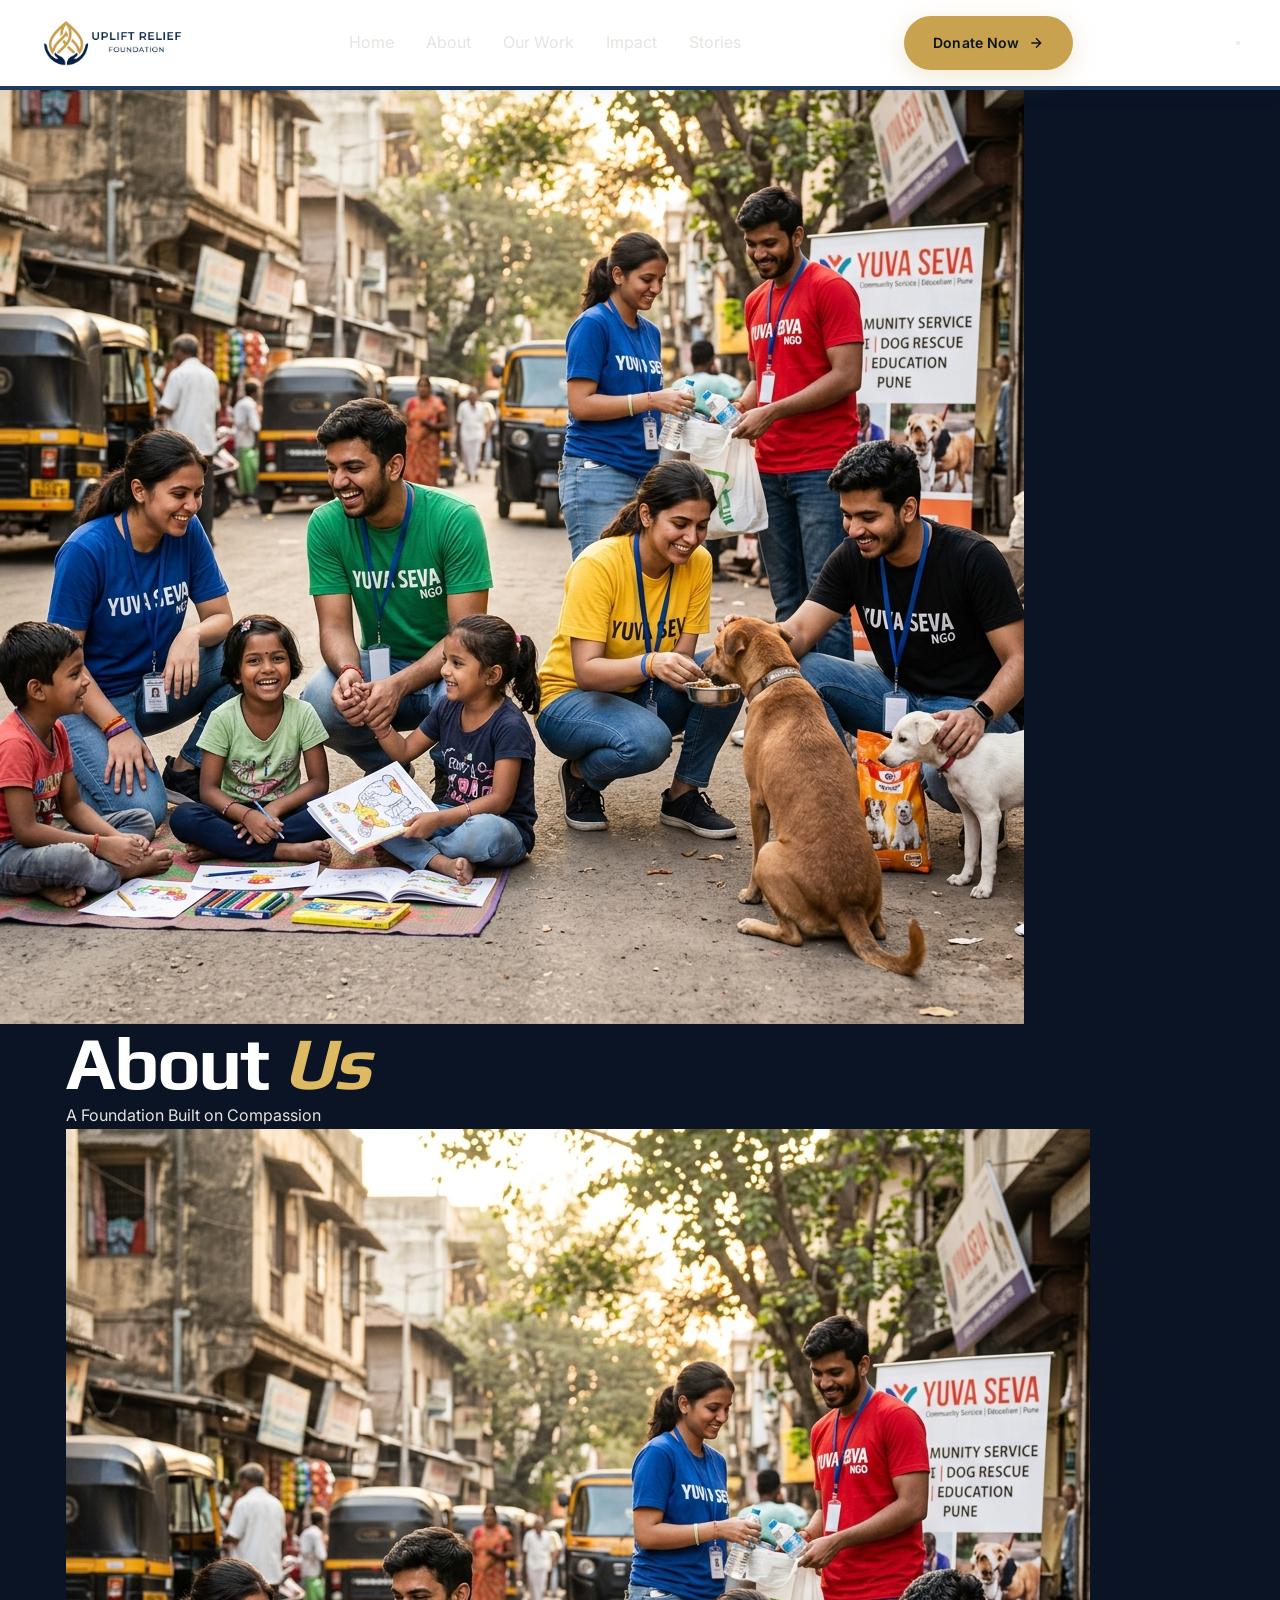
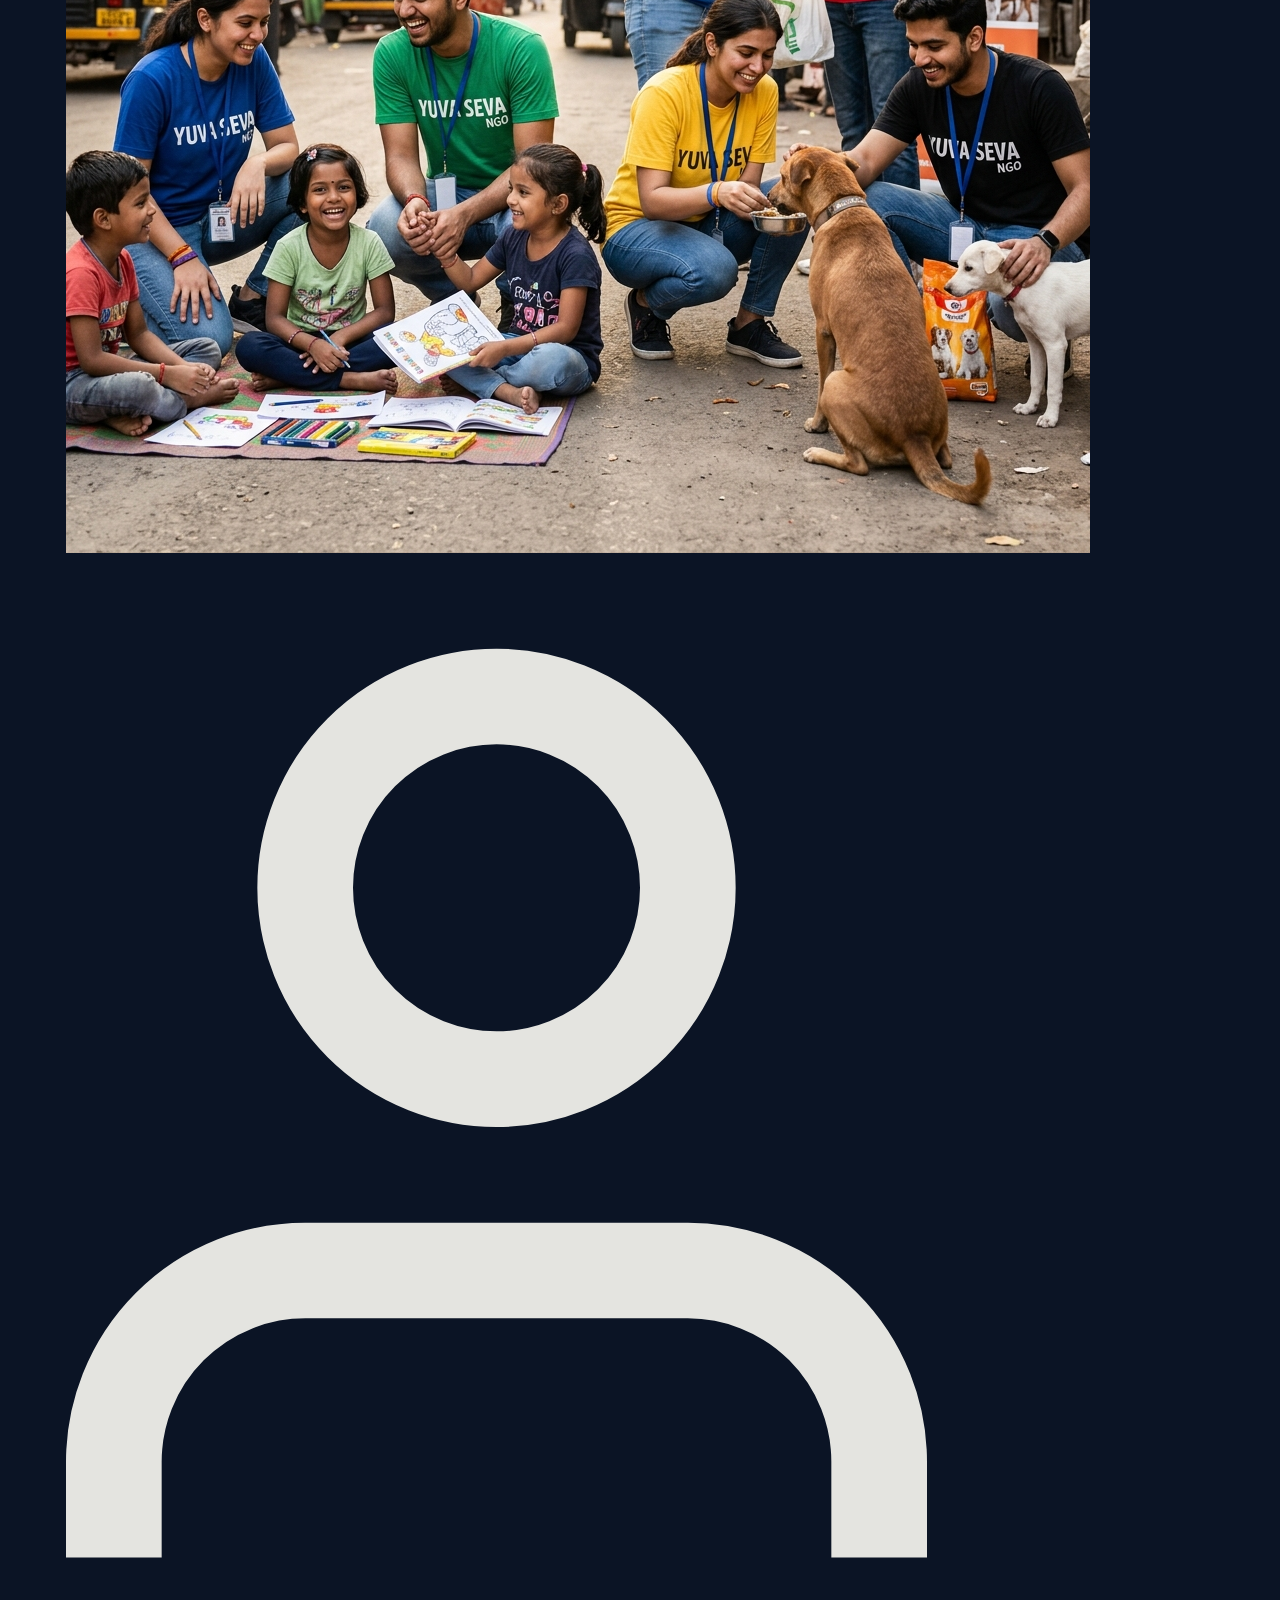
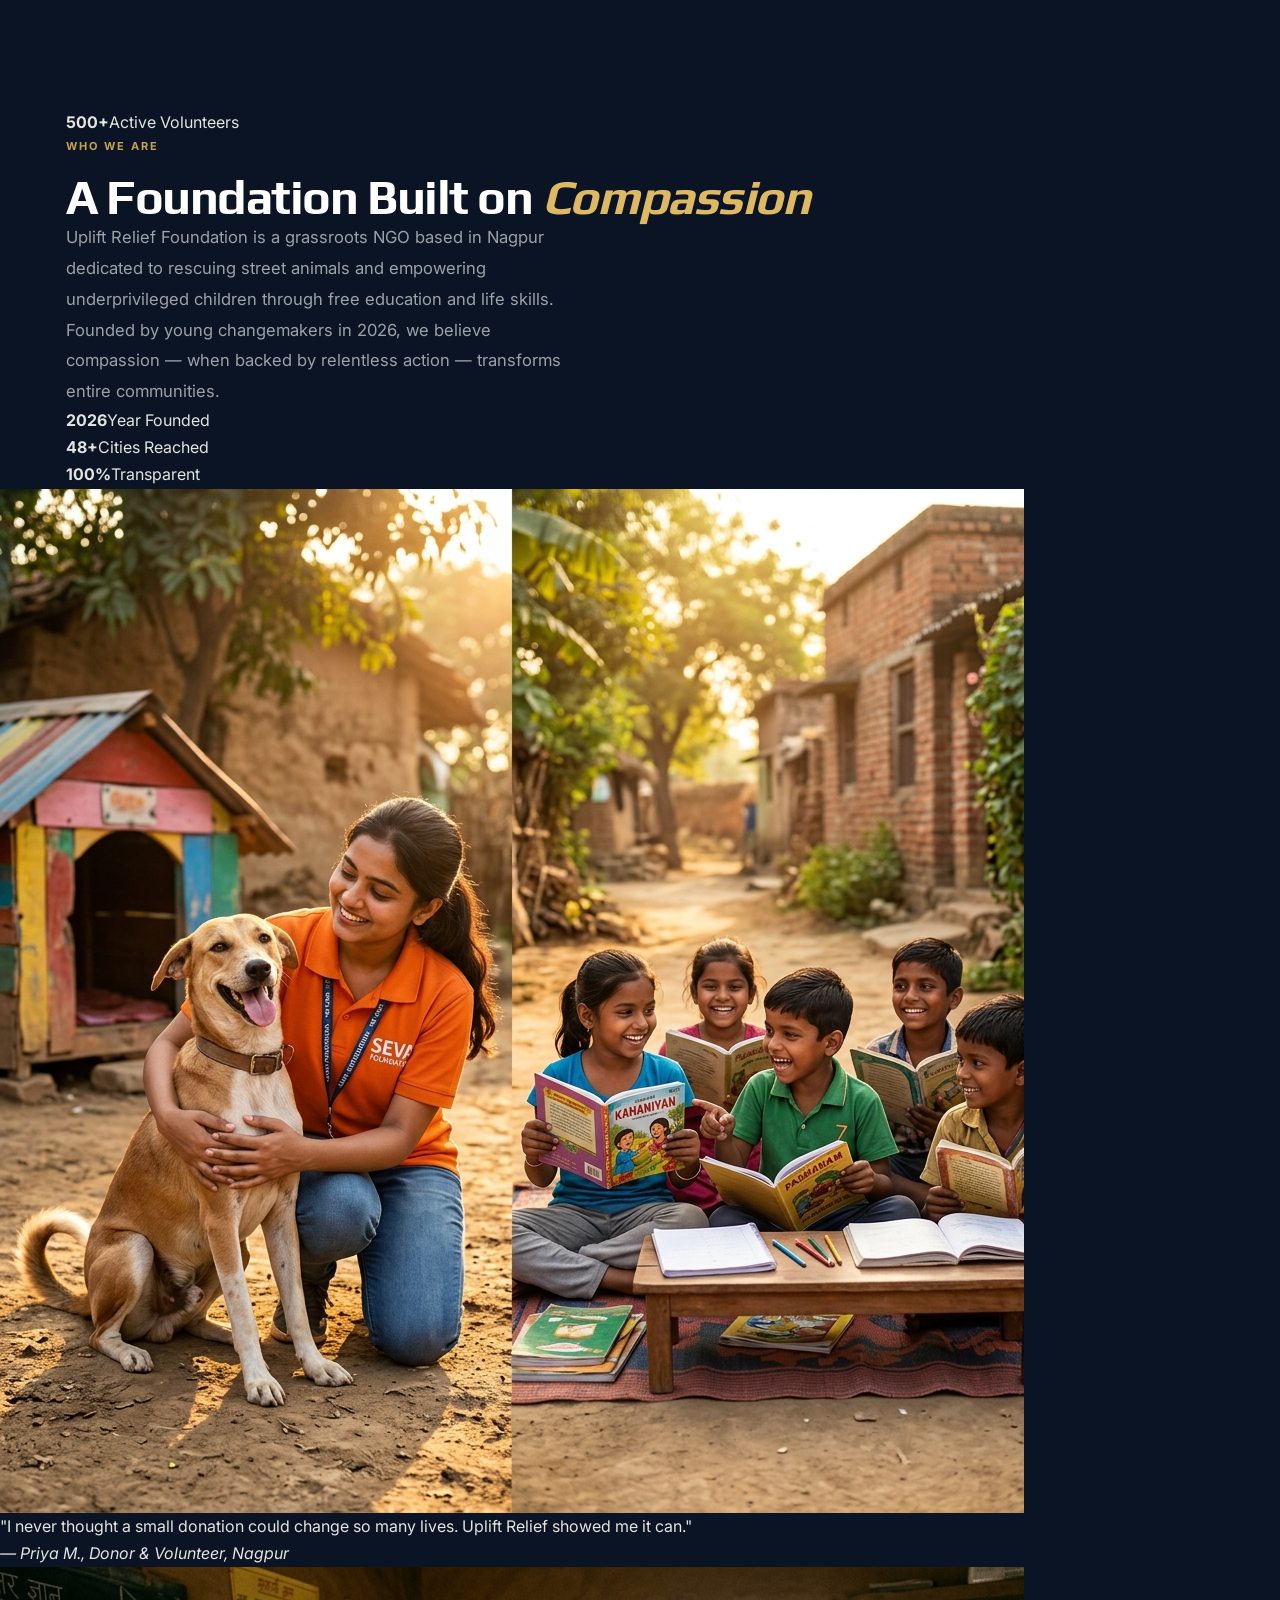
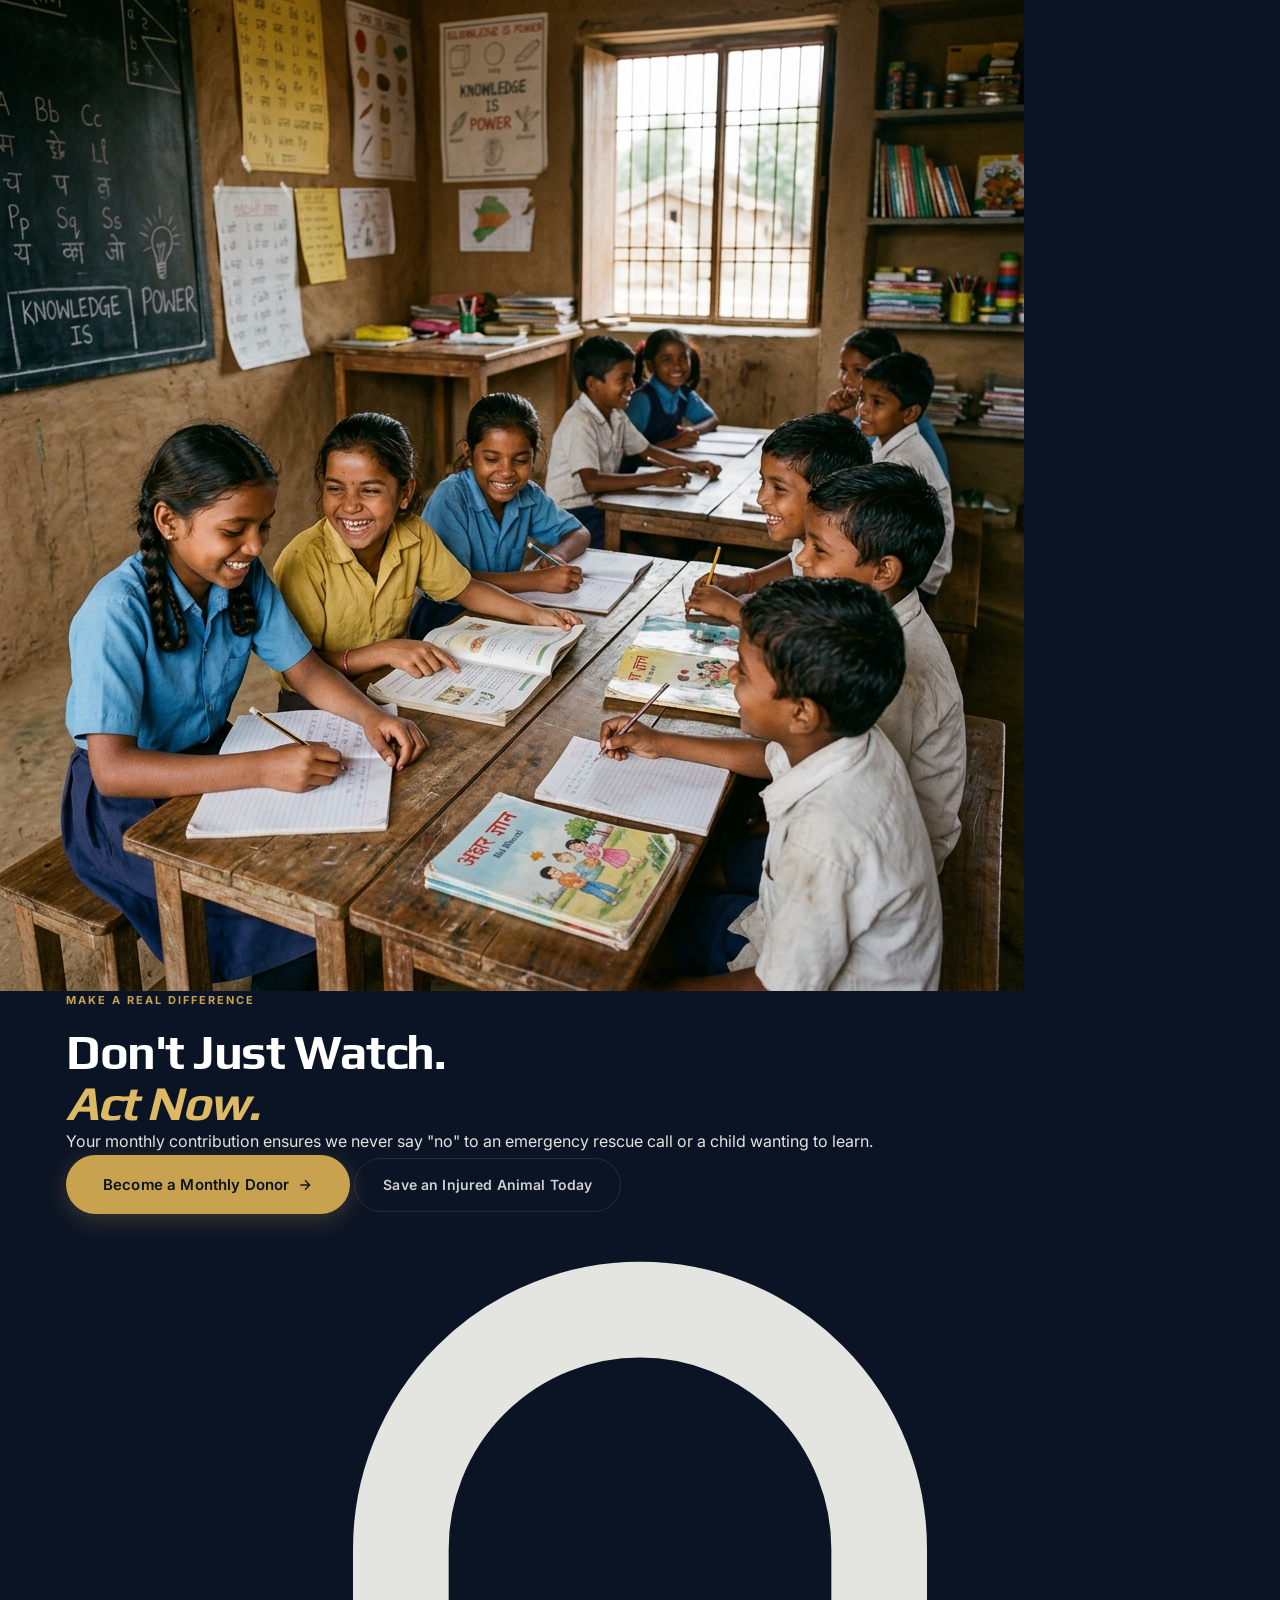
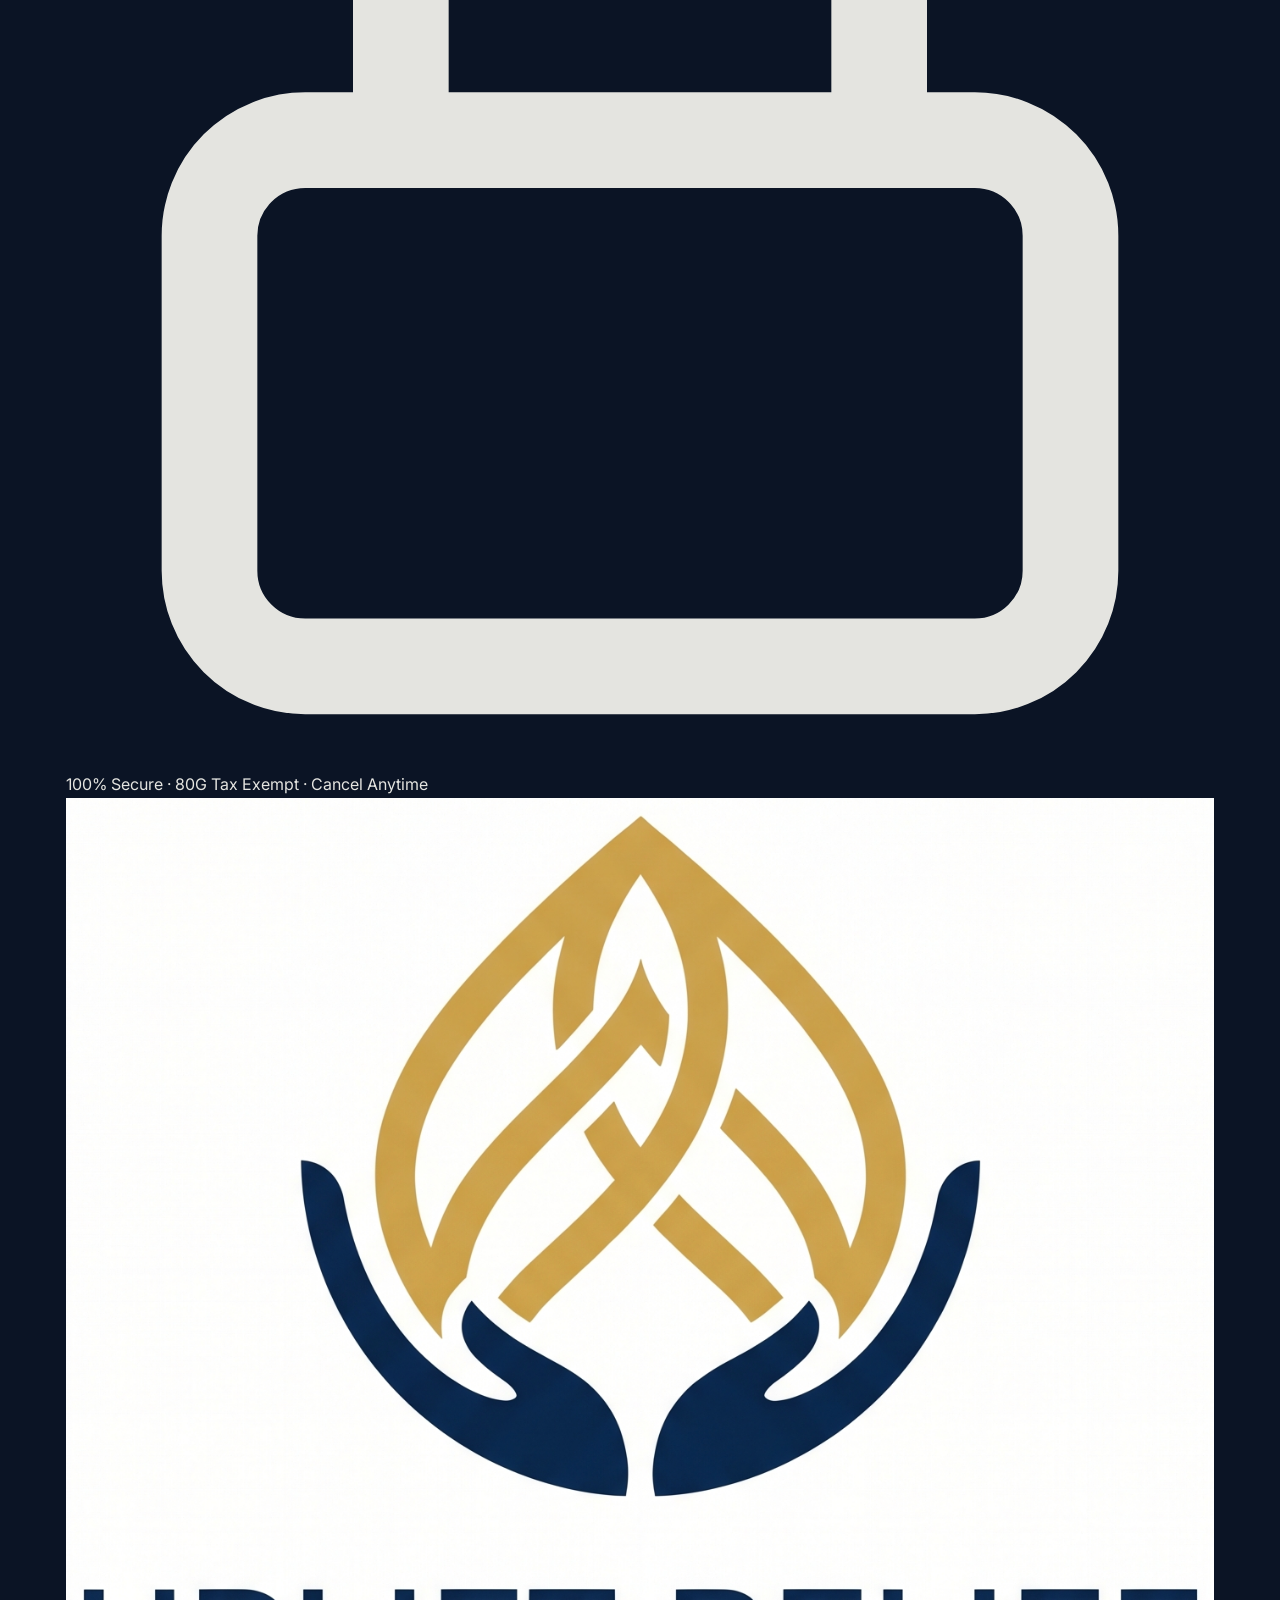
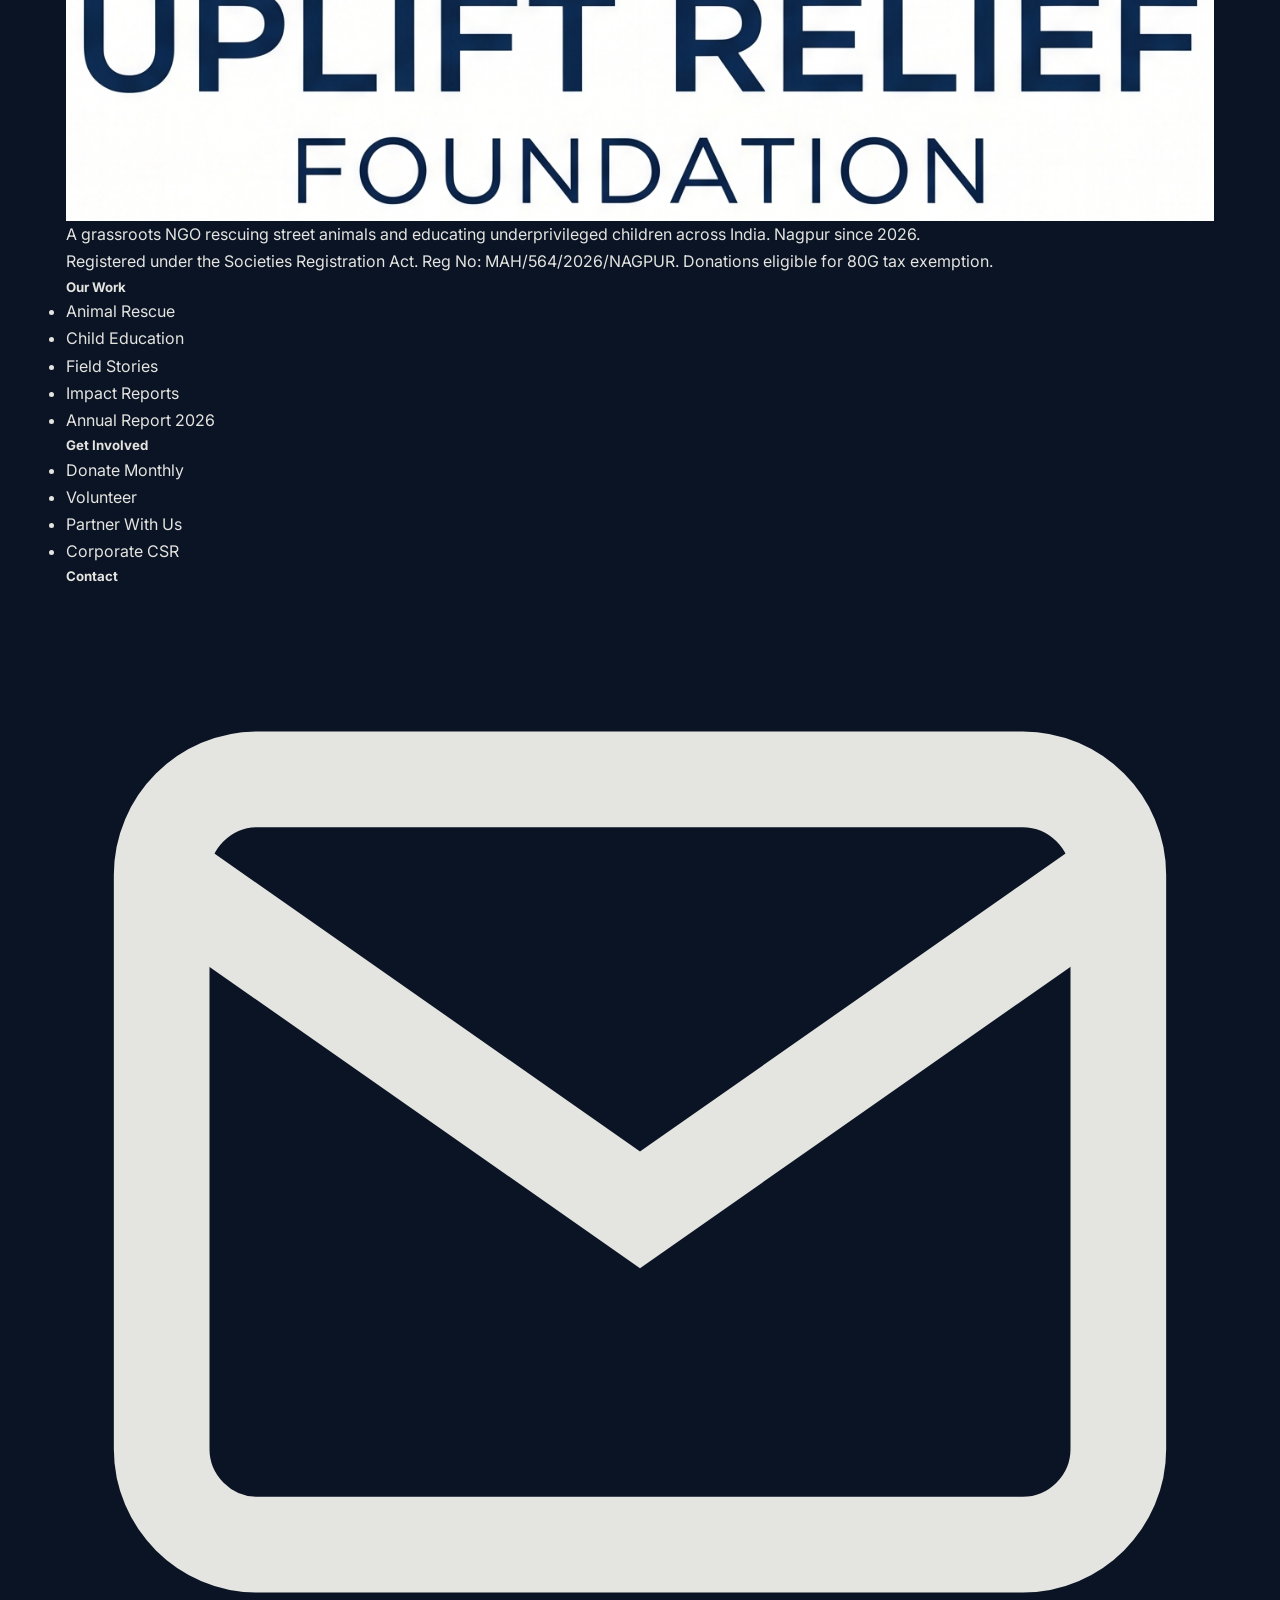
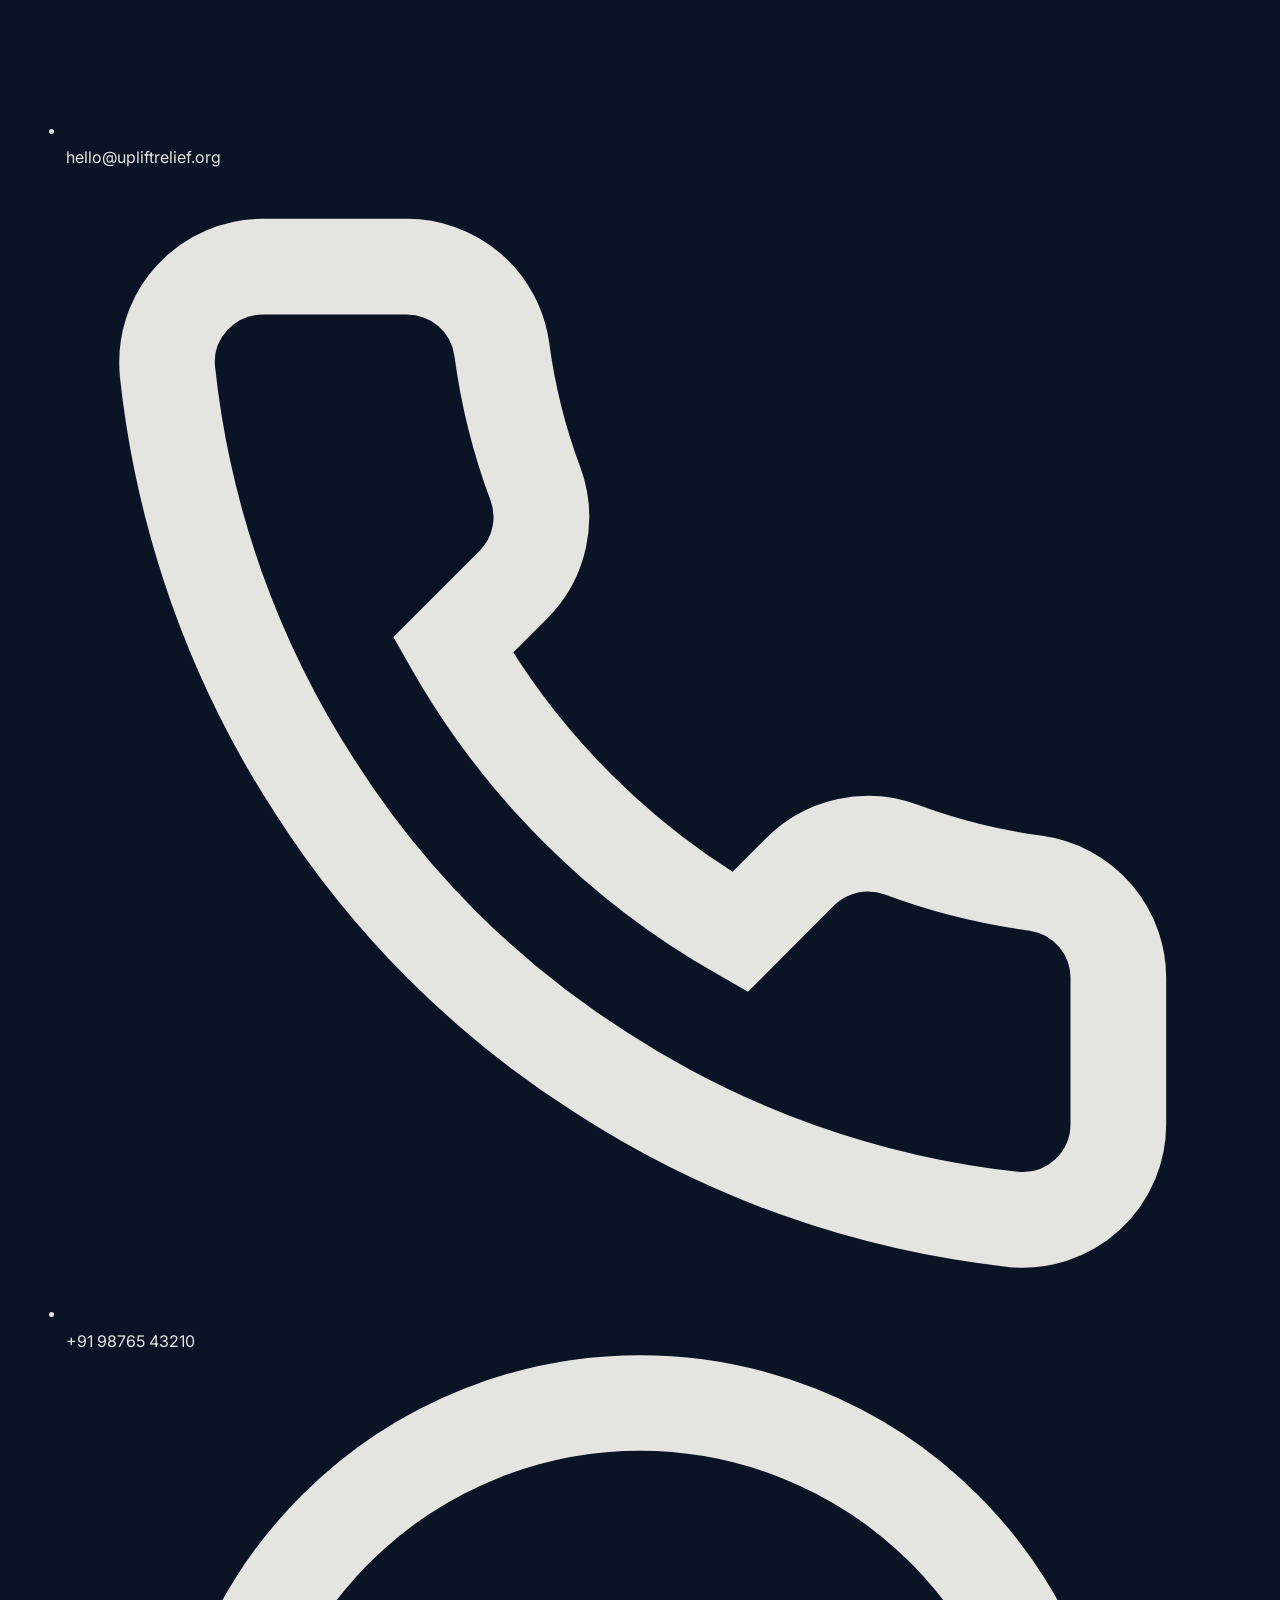
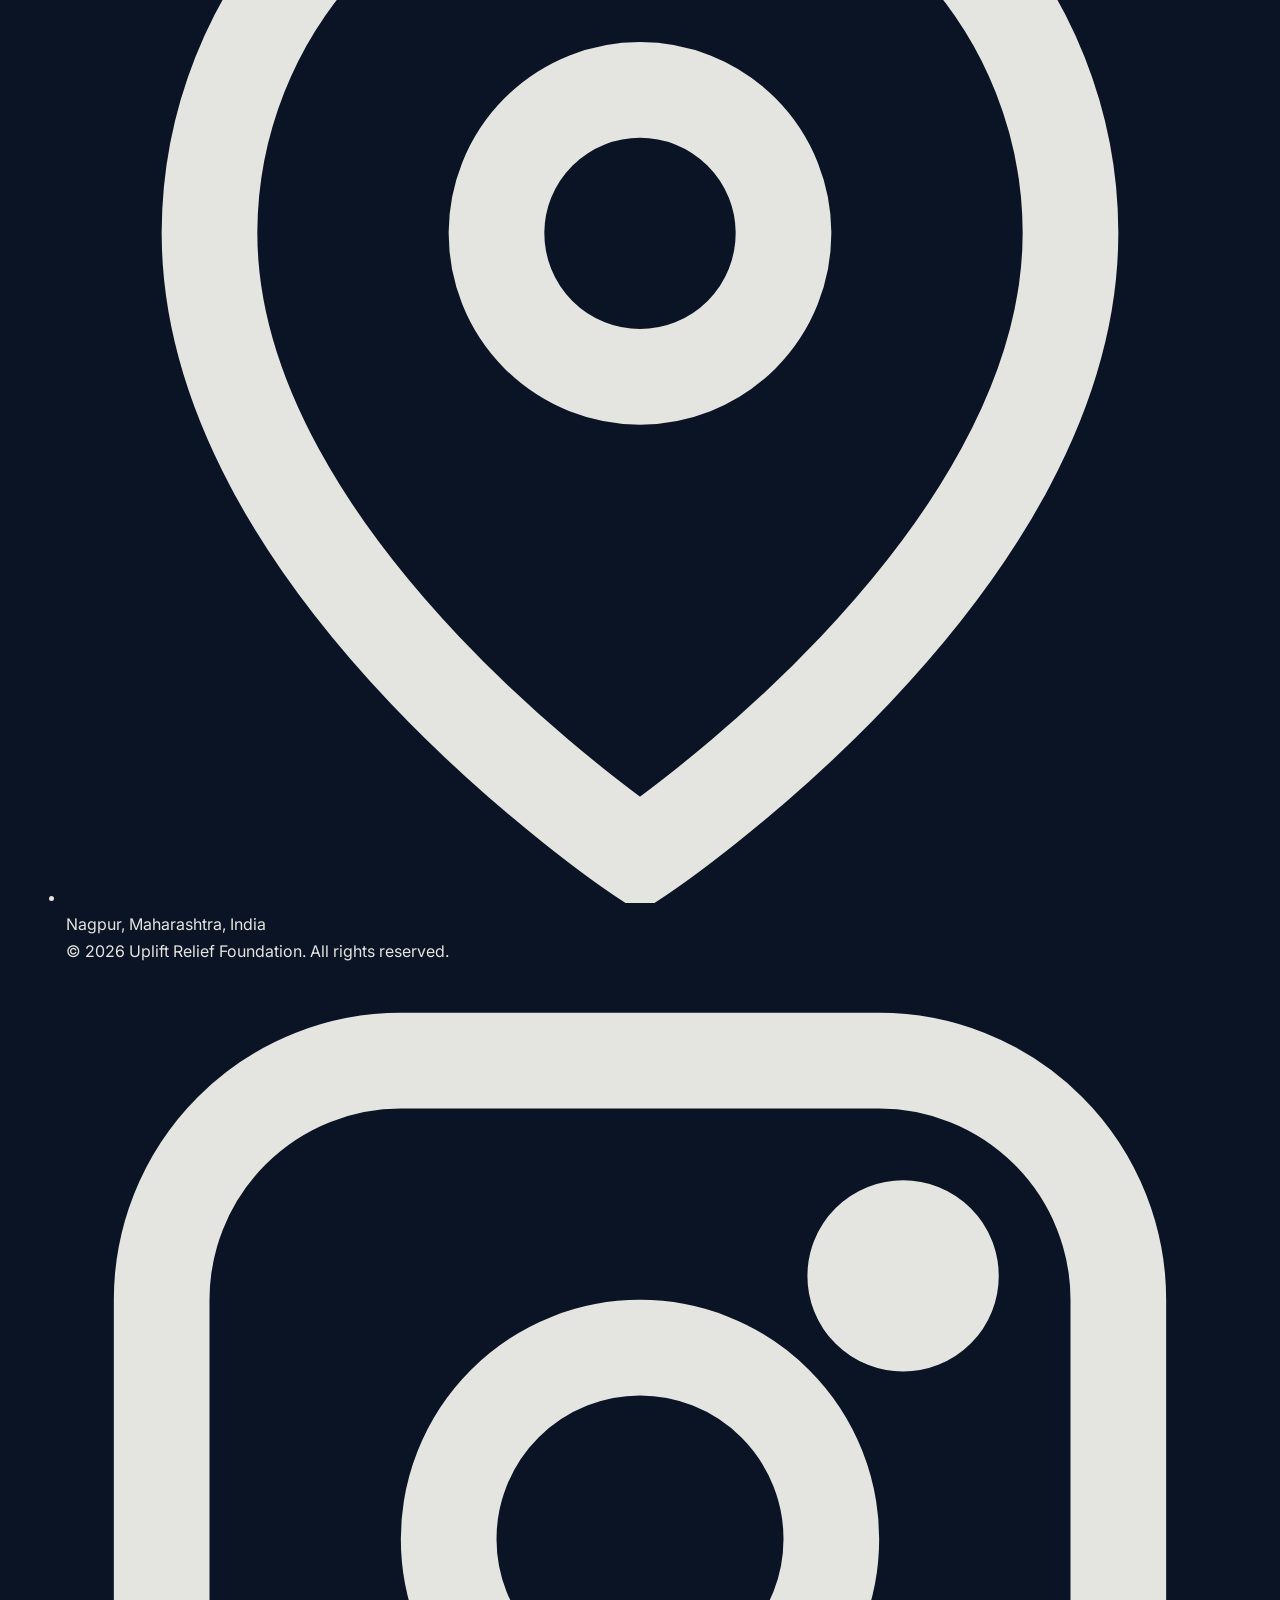
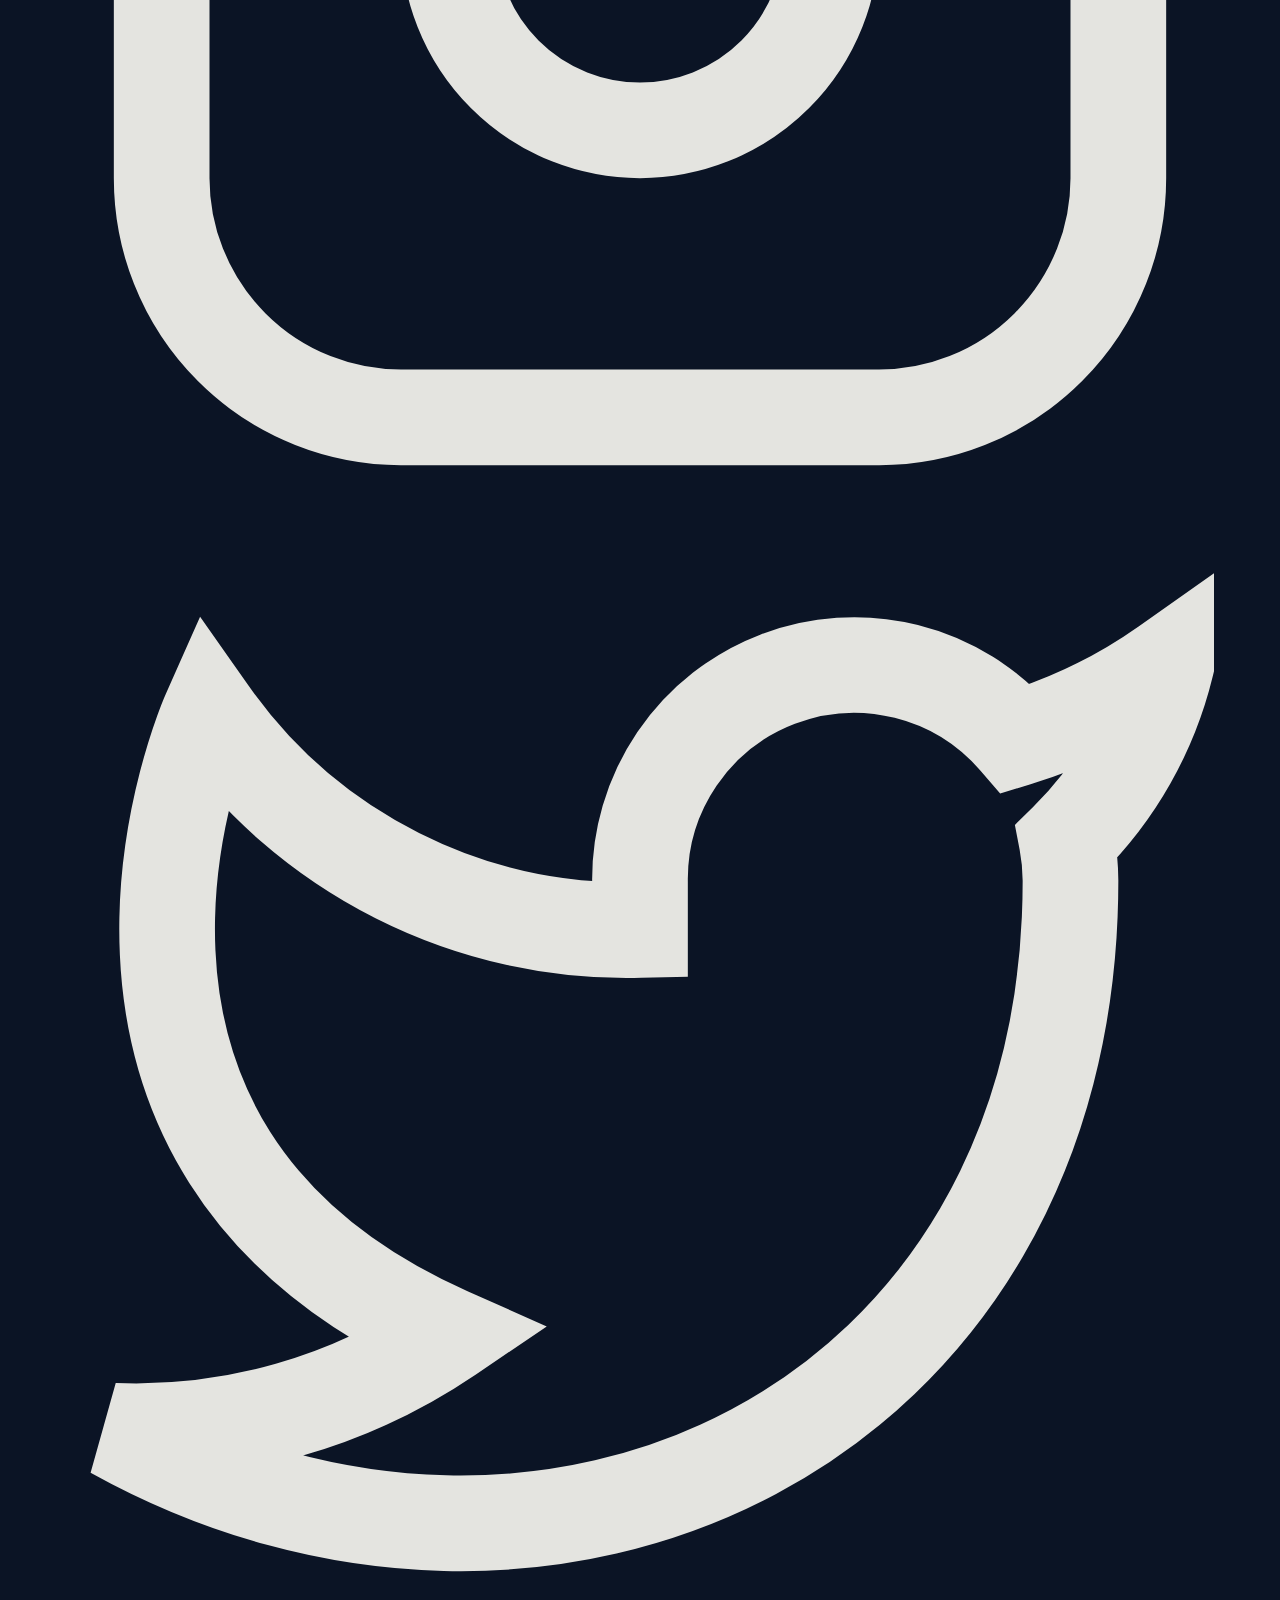
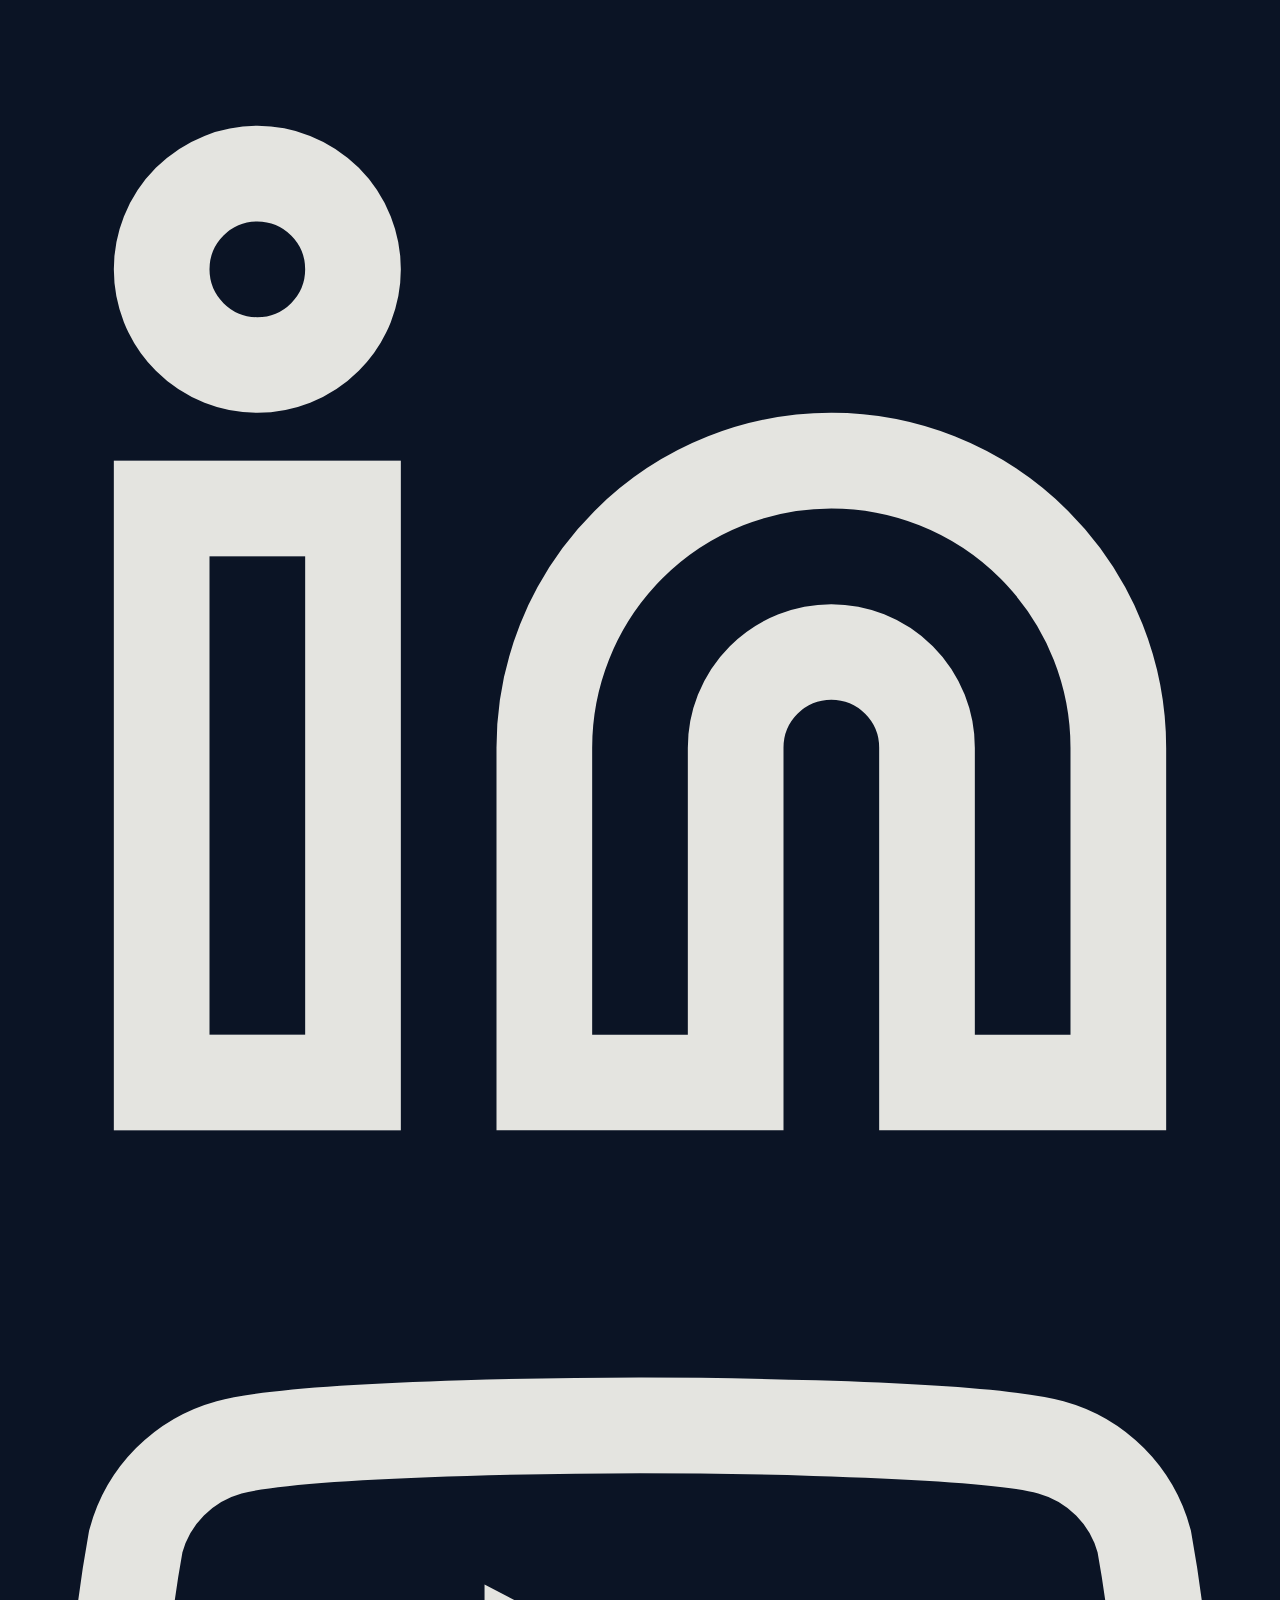
<file: about.html>
<!DOCTYPE html>
<html lang="en">
<head>
<meta charset="UTF-8"><meta name="viewport" content="width=device-width,initial-scale=1.0">
<title>About Us | Uplift Relief Foundation</title>
<meta name="description" content="We rescue injured street dogs and provide free education for underprivileged children across Nagpur. 100% transparent, grassroots NGO.">
<link rel="stylesheet" href="style.css">
</head>
<body>

<nav class="nav" id="nav">
<div class="nav-inner">
  <a href="index.html" class="nav-logo"><img src="logo_horizontal.png" alt="Uplift Relief Foundation"></a>
  <div class="nav-menu">
    <a href="index.html">Home</a><a href="about.html">About</a><a href="work.html">Our Work</a><a href="impact.html">Impact</a><a href="stories.html">Stories</a>
  </div>
    <div class="nav-cta">
    <a href="donate.html" class="btn btn-gold">Donate Now <svg viewBox="0 0 24 24" fill="none" stroke="currentColor" stroke-width="2"><path d="M5 12h14M12 5l7 7-7 7"/></svg></a>
  </div>
  <button class="hamburger" id="ham" aria-label="Menu"><span></span><span></span><span></span></button>
</div>
</nav>


<!-- PAGE HERO -->
<header class="page-hero">
  <img src="volunteer_team.png" alt="Our team" class="page-hero-bg">
  <div class="wrap">
    <h1>About <em>Us</em></h1>
    <p>A Foundation Built on Compassion</p>
  </div>
</header>
<!-- ABOUT — asymmetric editorial split -->
<section class="intro" id="about">
<div class="wrap">
  <div class="intro-grid">
    <div class="intro-visual reveal">
      <div class="intro-img"><img src="volunteer_team.png" alt="Our volunteer team"></div>
      <div class="intro-float">
        <div class="intro-float-icon"><svg viewBox="0 0 24 24" fill="none" stroke="currentColor" stroke-width="2"><path d="M17 21v-2a4 4 0 0 0-4-4H5a4 4 0 0 0-4 4v2"/><circle cx="9" cy="7" r="4"/></svg></div>
        <div><strong>500+</strong><span>Active Volunteers</span></div>
      </div>
    </div>
    <div class="intro-content reveal reveal-d1">
      <span class="eyebrow">Who We Are</span>
      <h2>A Foundation Built on <em>Compassion</em></h2>
      <p class="body-lg">Uplift Relief Foundation is a grassroots NGO based in Nagpur dedicated to rescuing street animals and empowering underprivileged children through free education and life skills.</p>
      <p class="body-lg">Founded by young changemakers in 2026, we believe compassion — when backed by relentless action — transforms entire communities.</p>
      <div class="intro-stats">
        <div class="intro-stat"><strong>2026</strong><span>Year Founded</span></div>
        <div class="intro-stat"><strong>48+</strong><span>Cities Reached</span></div>
        <div class="intro-stat"><strong>100%</strong><span>Transparent</span></div>
      </div>
    </div>
  </div>
</div>
</section>

<!-- IMMERSIVE QUOTE — cinematic breathing moment -->
<section class="immersive">
<img src="hero_banner.png" alt="Rescue team at work" class="immersive-bg">
<div class="immersive-inner reveal">
  <blockquote>"I never thought a small donation could change so many lives. Uplift Relief showed me it can."</blockquote>
  <cite>— Priya M., Donor &amp; Volunteer, Nagpur</cite>
</div>
</section>

<!-- CTA — full-bleed emotional -->
<section class="cta" id="donate">
<img src="hero_children.png" alt="Children learning" class="cta-bg">
<div class="wrap">
  <div class="cta-inner reveal">
    <span class="eyebrow">Make a Real Difference</span>
    <h2>Don't Just Watch.<br><em>Act Now.</em></h2>
    <p>Your monthly contribution ensures we never say "no" to an emergency rescue call or a child wanting to learn.</p>
    <div class="cta-actions">
      <a href="donate.html" class="btn btn-gold btn-lg">Become a Monthly Donor <svg viewBox="0 0 24 24" fill="none" stroke="currentColor" stroke-width="2"><path d="M5 12h14M12 5l7 7-7 7"/></svg></a>
      <a href="donate.html" class="btn btn-ghost">Save an Injured Animal Today</a>
      <div class="cta-secure"><svg viewBox="0 0 24 24" fill="none" stroke="currentColor" stroke-width="2"><rect x="3" y="11" width="18" height="11" rx="2"/><path d="M7 11V7a5 5 0 0 1 10 0v4"/></svg>100% Secure · 80G Tax Exempt · Cancel Anytime</div>
    </div>
  </div>
</div>
</section>

<!-- FOOTER -->
<footer class="footer" id="contact">
<div class="wrap">
  <div class="footer-main">
    <div class="footer-brand">
      <img src="logo_stacked.png" alt="Uplift Relief Foundation">
      <p>A grassroots NGO rescuing street animals and educating underprivileged children across India. Nagpur since 2026.</p>
      <div class="footer-trust"><p>Registered under the Societies Registration Act. Reg No: MAH/564/2026/NAGPUR. Donations eligible for 80G tax exemption.</p></div>
    </div>
    <div class="footer-col"><h5>Our Work</h5><ul><li><a href="work.html">Animal Rescue</a></li><li><a href="work.html">Child Education</a></li><li><a href="stories.html">Field Stories</a></li><li><a href="impact.html">Impact Reports</a></li><li><a href="#">Annual Report 2026</a></li></ul></div>
    <div class="footer-col"><h5>Get Involved</h5><ul><li><a href="donate.html">Donate Monthly</a></li><li><a href="#">Volunteer</a></li><li><a href="#">Partner With Us</a></li><li><a href="#">Corporate CSR</a></li></ul></div>
    <div class="footer-col footer-contact"><h5>Contact</h5><ul>
      <li><svg viewBox="0 0 24 24" fill="none" stroke="currentColor" stroke-width="2"><path d="M4 4h16c1.1 0 2 .9 2 2v12c0 1.1-.9 2-2 2H4c-1.1 0-2-.9-2-2V6c0-1.1.9-2 2-2z"/><polyline points="22,6 12,13 2,6"/></svg><a href="mailto:hello@upliftrelief.org">hello@upliftrelief.org</a></li>
      <li><svg viewBox="0 0 24 24" fill="none" stroke="currentColor" stroke-width="2"><path d="M22 16.92v3a2 2 0 0 1-2.18 2 19.79 19.79 0 0 1-8.63-3.07 19.5 19.5 0 0 1-6-6 19.79 19.79 0 0 1-3.07-8.67A2 2 0 0 1 4.11 2h3a2 2 0 0 1 2 1.72c.127.96.361 1.903.7 2.81a2 2 0 0 1-.45 2.11L8.09 9.91a16 16 0 0 0 6 6l1.27-1.27a2 2 0 0 1 2.11-.45c.907.339 1.85.573 2.81.7A2 2 0 0 1 22 16.92z"/></svg><a href="tel:+919876543210">+91 98765 43210</a></li>
      <li><svg viewBox="0 0 24 24" fill="none" stroke="currentColor" stroke-width="2"><path d="M21 10c0 7-9 13-9 13s-9-6-9-13a9 9 0 0 1 18 0z"/><circle cx="12" cy="10" r="3"/></svg><span>Nagpur, Maharashtra, India</span></li>
    </ul></div>
  </div>
  <div class="footer-bottom">
    <p>&copy; 2026 Uplift Relief Foundation. All rights reserved.</p>
    <div class="socials">
      <a href="#" aria-label="Instagram"><svg viewBox="0 0 24 24" fill="none" stroke="currentColor" stroke-width="2"><rect x="2" y="2" width="20" height="20" rx="5"/><circle cx="12" cy="12" r="4"/><circle cx="17.5" cy="6.5" r="1" fill="currentColor"/></svg></a>
      <a href="#" aria-label="Twitter"><svg viewBox="0 0 24 24" fill="none" stroke="currentColor" stroke-width="2"><path d="M23 3a10.9 10.9 0 0 1-3.14 1.53 4.48 4.48 0 0 0-7.86 3v1A10.66 10.66 0 0 1 3 4s-4 9 5 13a11.64 11.64 0 0 1-7 2c9 5 20 0 20-11.5a4.5 4.5 0 0 0-.08-.83A7.72 7.72 0 0 0 23 3z"/></svg></a>
      <a href="#" aria-label="LinkedIn"><svg viewBox="0 0 24 24" fill="none" stroke="currentColor" stroke-width="2"><path d="M16 8a6 6 0 0 1 6 6v7h-4v-7a2 2 0 0 0-4 0v7h-4v-7a6 6 0 0 1 6-6z"/><rect x="2" y="9" width="4" height="12"/><circle cx="4" cy="4" r="2"/></svg></a>
      <a href="#" aria-label="YouTube"><svg viewBox="0 0 24 24" fill="none" stroke="currentColor" stroke-width="2"><path d="M22.54 6.42a2.78 2.78 0 0 0-1.95-1.96C18.88 4 12 4 12 4s-6.88 0-8.59.46a2.78 2.78 0 0 0-1.95 1.96A29 29 0 0 0 1 12a29 29 0 0 0 .46 5.58 2.78 2.78 0 0 0 1.95 1.95C5.12 20 12 20 12 20s6.88 0 8.59-.46a2.78 2.78 0 0 0 1.95-1.95A29 29 0 0 0 23 12a29 29 0 0 0-.46-5.58z"/><polygon points="9.75 15.02 15.5 12 9.75 8.98"/></svg></a>
    </div>
  </div>
</div>
</footer>

<script>
window.addEventListener('scroll',()=>{document.getElementById('nav').classList.toggle('scrolled',scrollY>40)});
document.getElementById('ham').addEventListener('click',function(){
  const m=document.querySelector('.nav-menu'),c=document.querySelector('.nav-cta'),o=m.style.display==='flex';
  if(o){m.style.cssText='';c.style.cssText=''}
  else{m.style.cssText='display:flex;flex-direction:column;position:absolute;top:100%;left:0;right:0;background:var(--bg);padding:1.5rem 2rem;gap:1rem;box-shadow:0 12px 32px rgba(0,0,0,.3);z-index:99';c.style.cssText='display:flex;position:absolute;top:calc(100% + 180px);left:0;right:0;background:var(--bg);padding:0 2rem 1.5rem;z-index:99'}
});
const ro=new IntersectionObserver(e=>{e.forEach(el=>{if(el.isIntersecting){el.target.classList.add('visible');ro.unobserve(el.target)}})},{threshold:.12});
document.querySelectorAll('.reveal').forEach(el=>ro.observe(el));
const co=new IntersectionObserver(entries=>{entries.forEach(e=>{if(e.isIntersecting){e.target.querySelectorAll('[data-target]').forEach(el=>{const t=+el.dataset.target;let c=0,s=t/60;const i=setInterval(()=>{c=Math.min(c+s,t);el.textContent=Math.floor(c).toLocaleString()+'+';if(c>=t)clearInterval(i)},22)});co.unobserve(e.target)}})},{threshold:.3});
document.querySelectorAll('.impact-numbers').forEach(el=>co.observe(el));
</script>
</body>
</html>
</file>
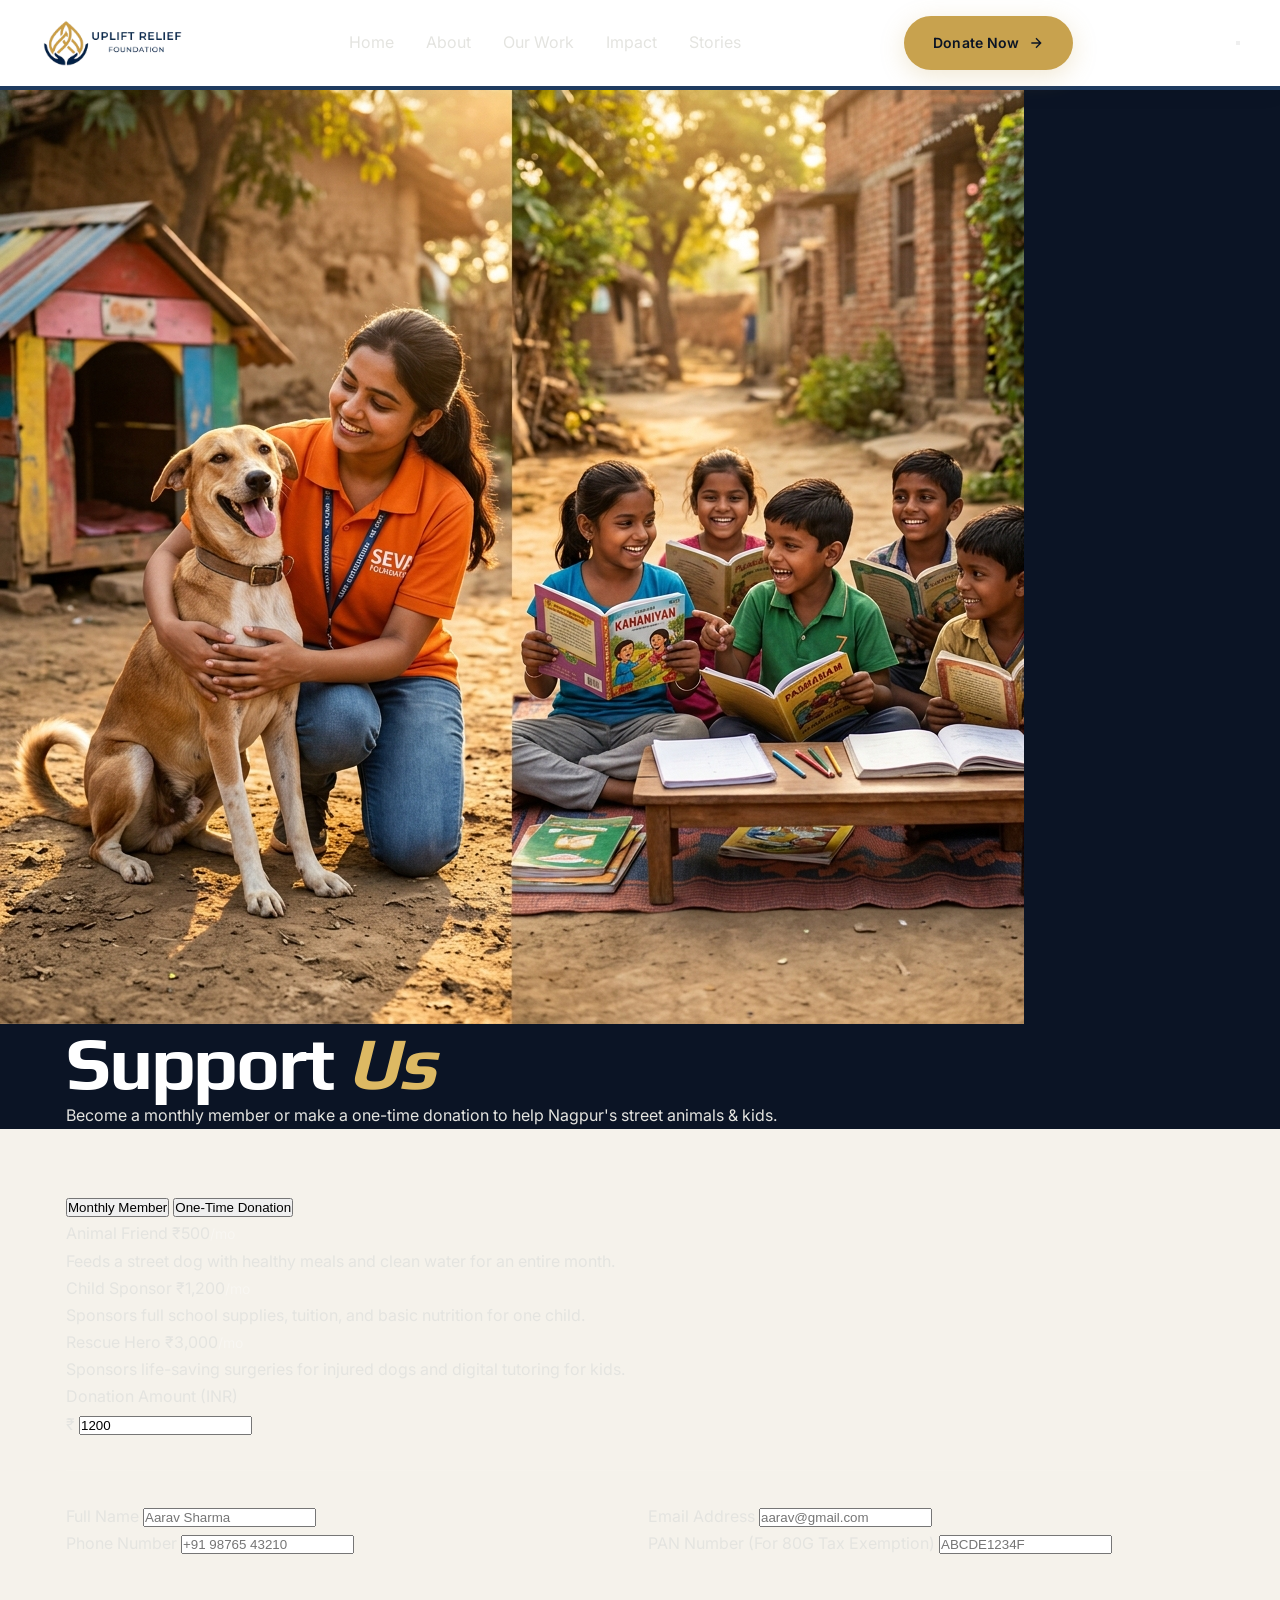
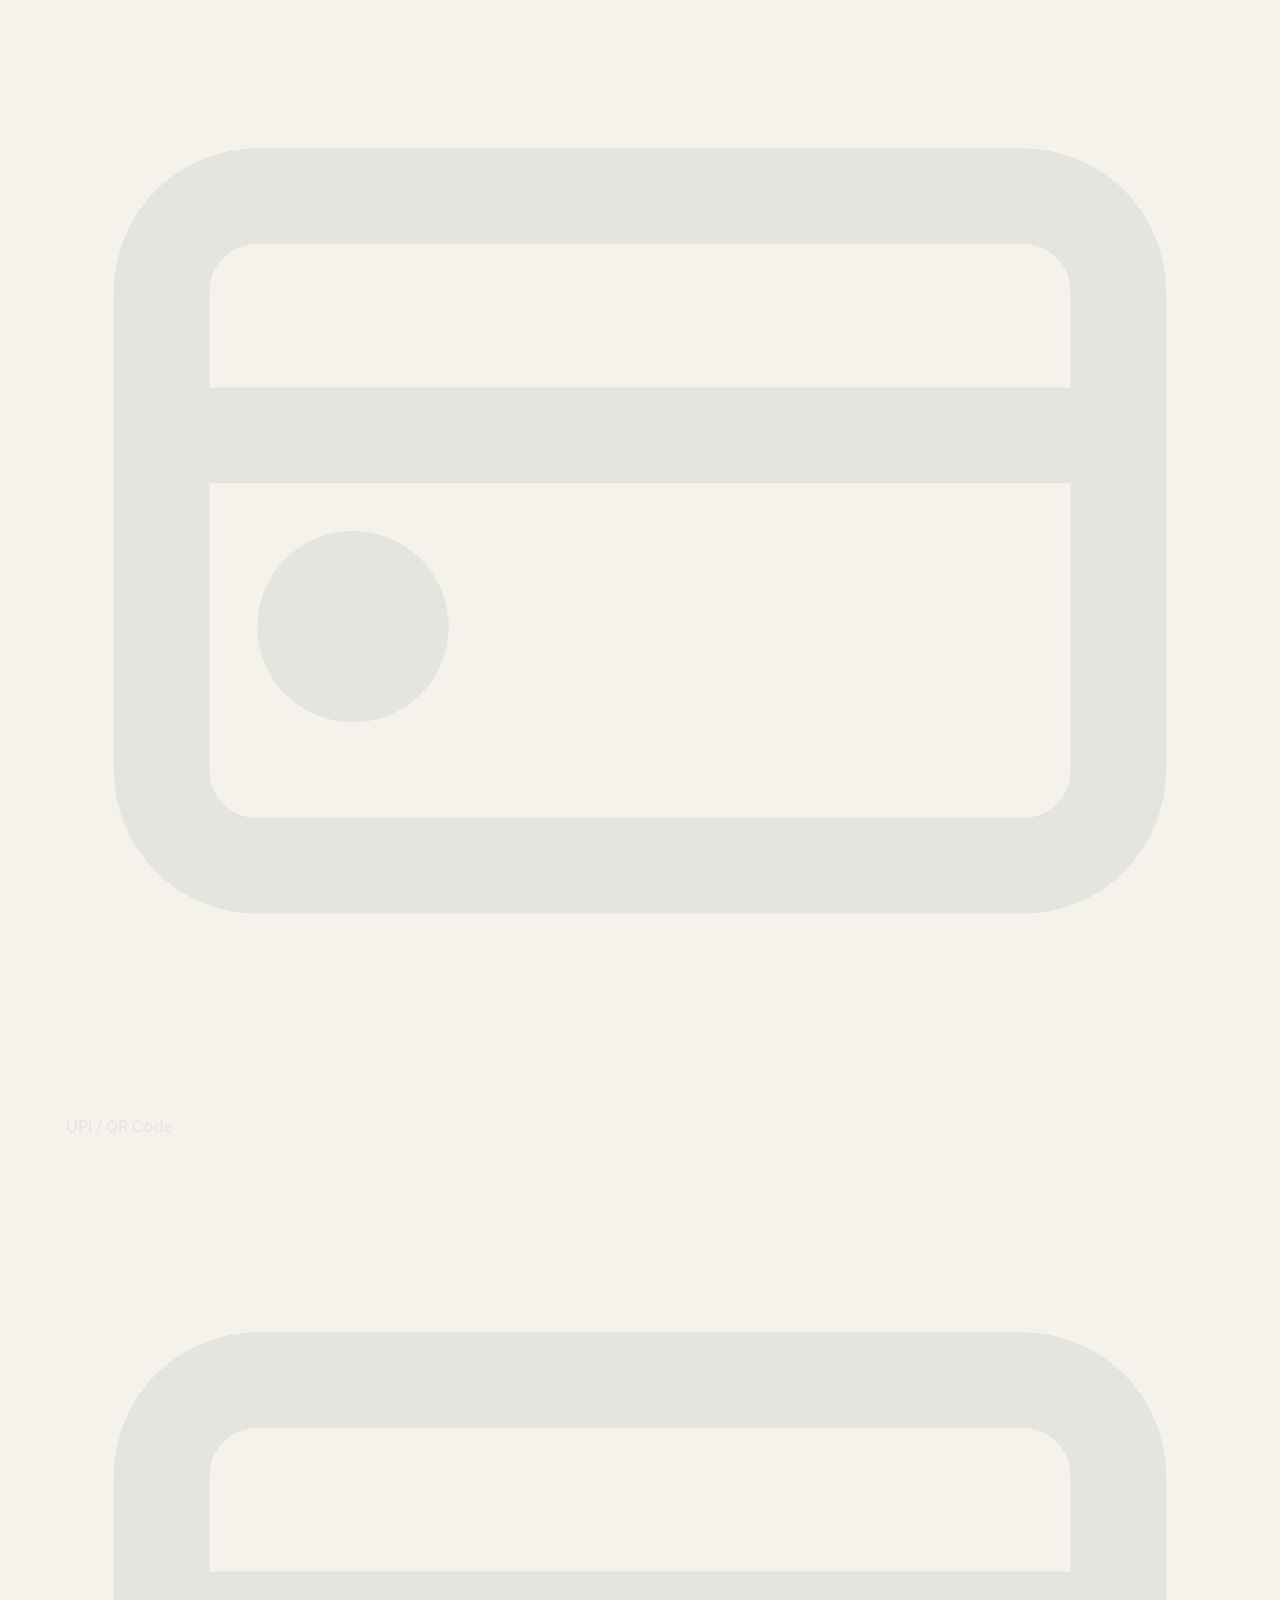
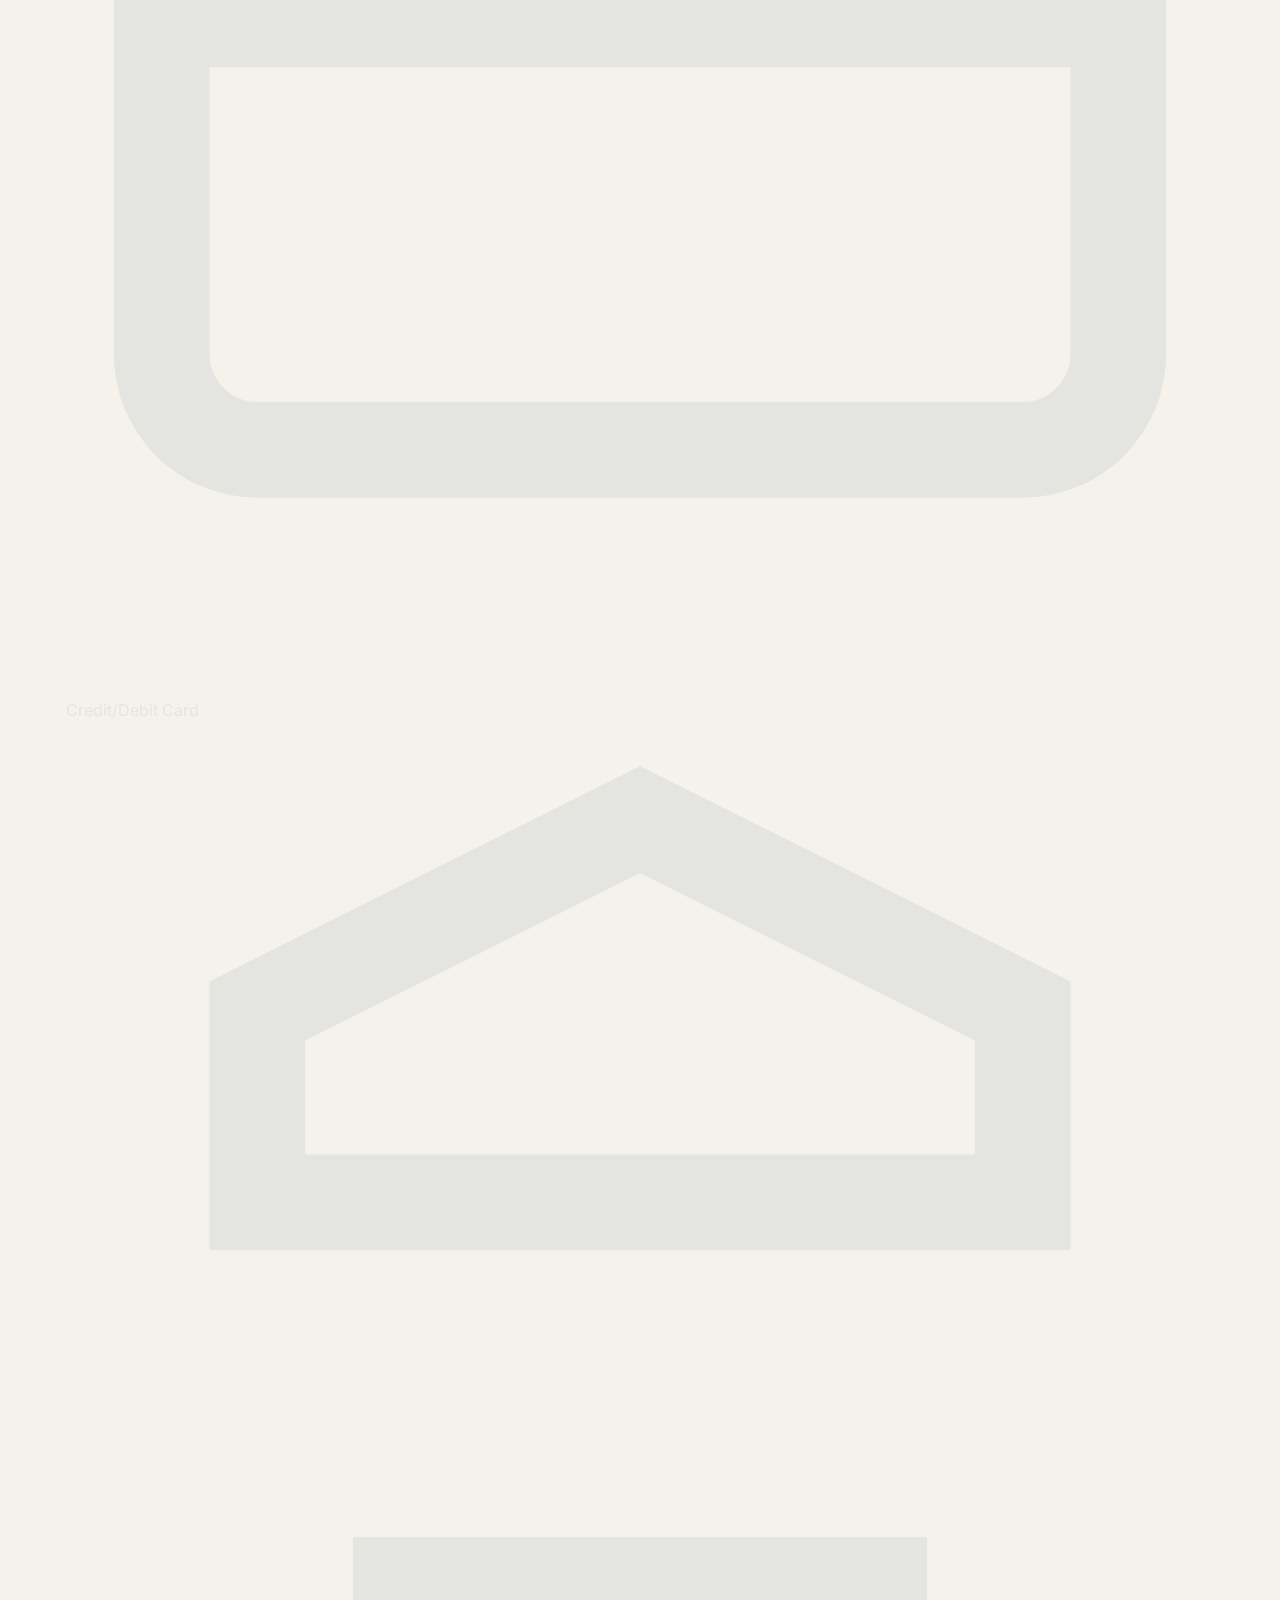
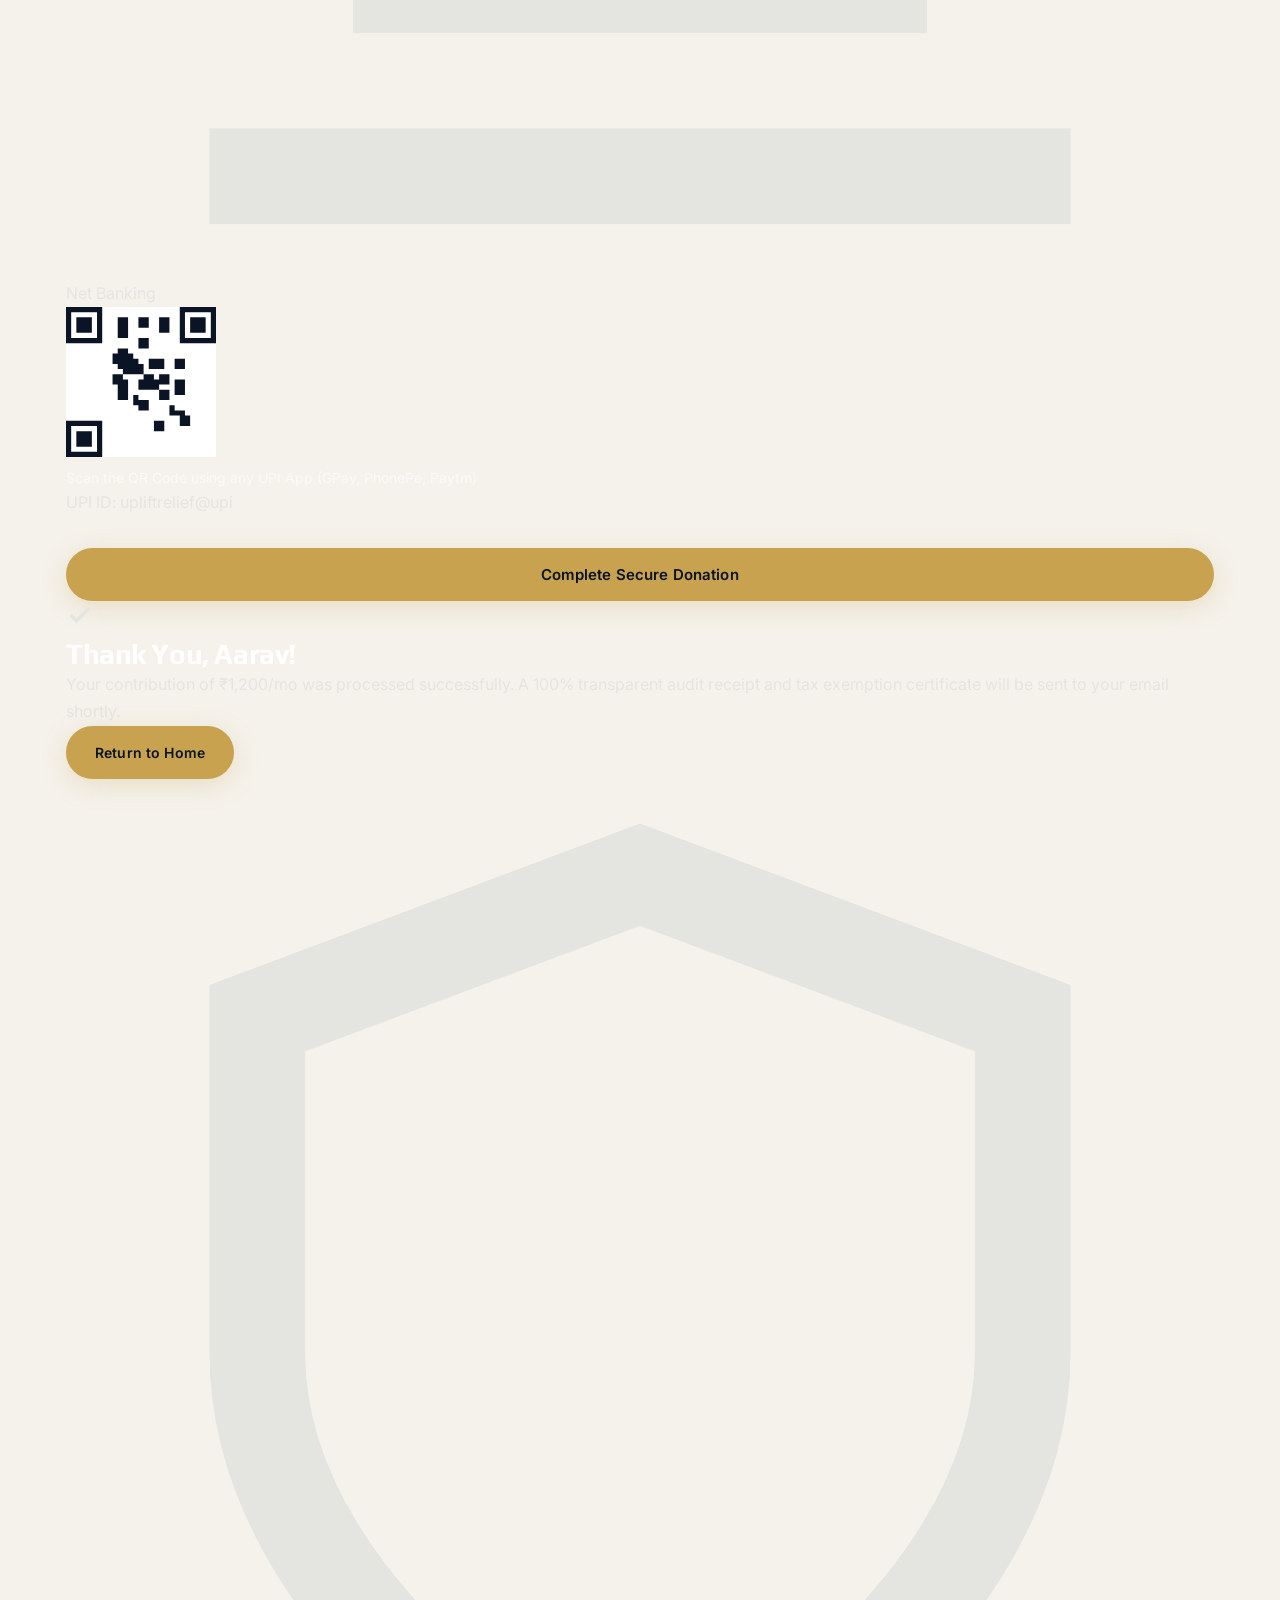
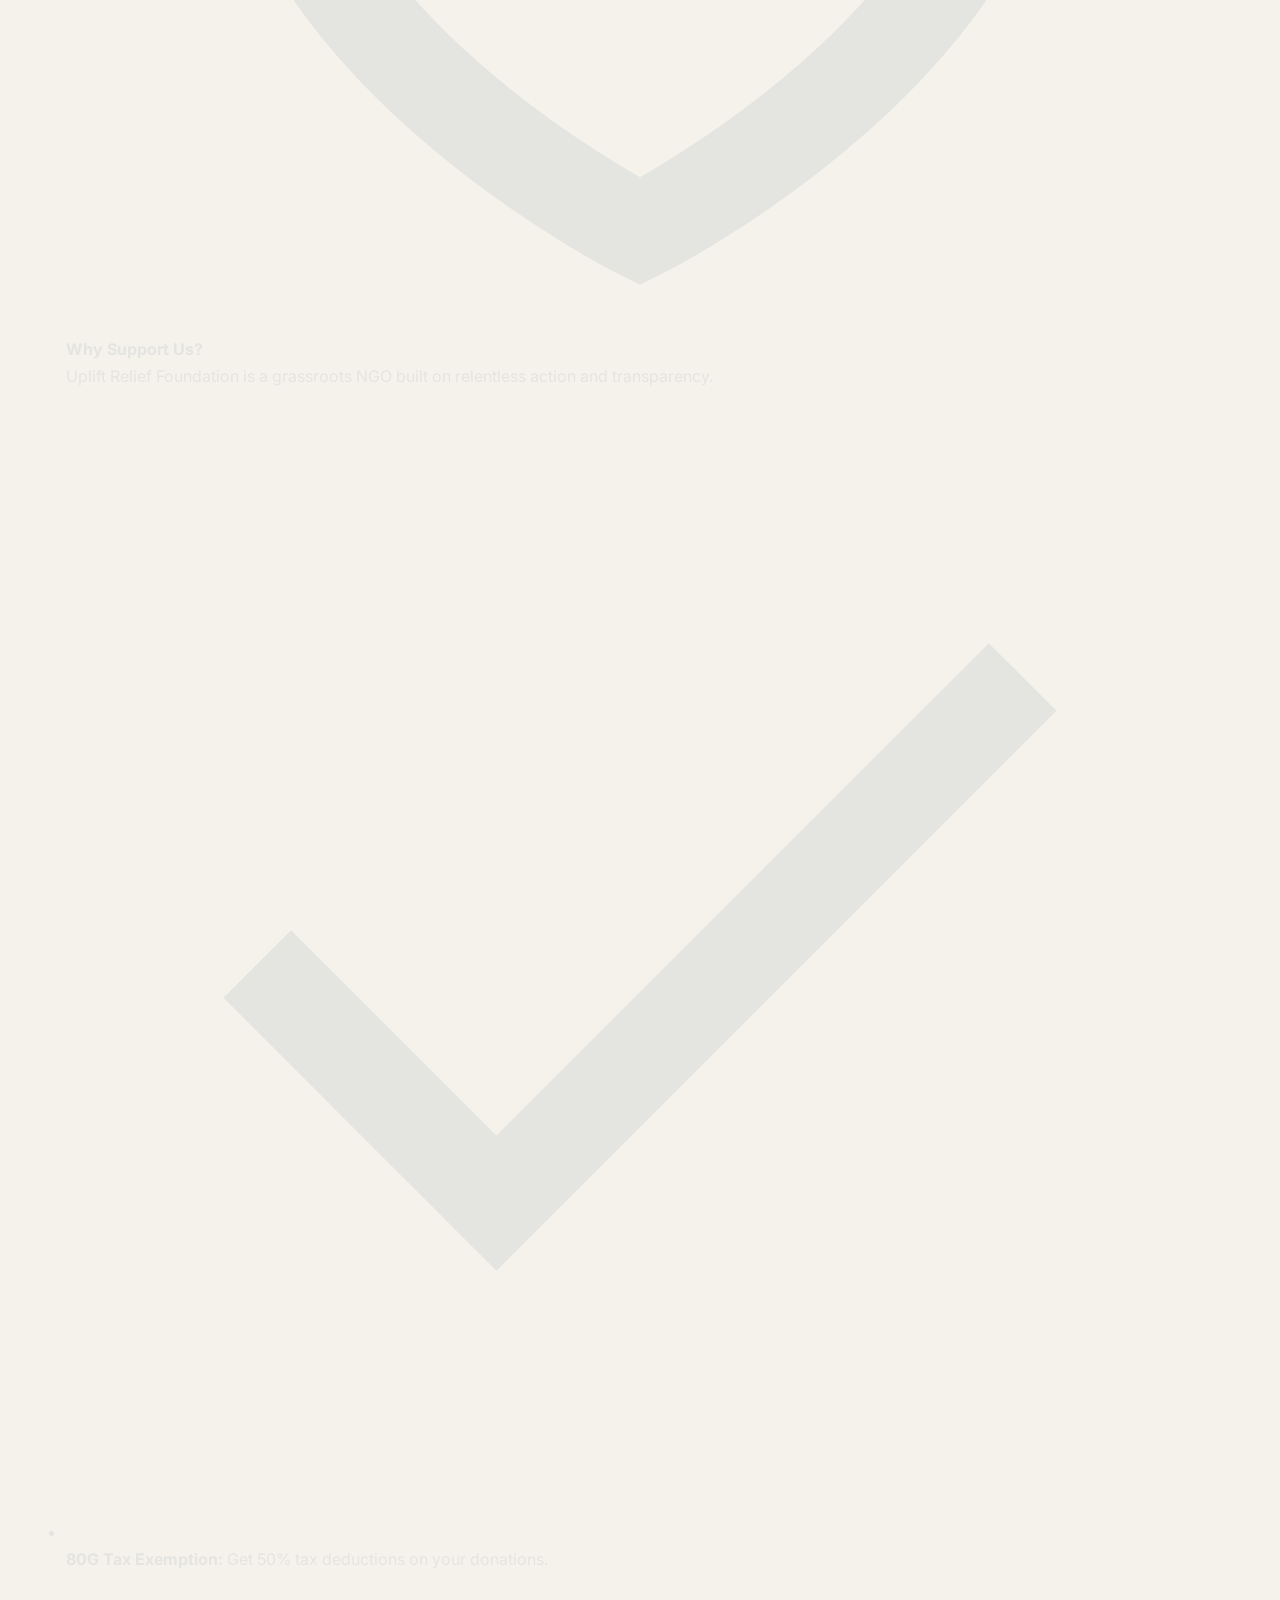
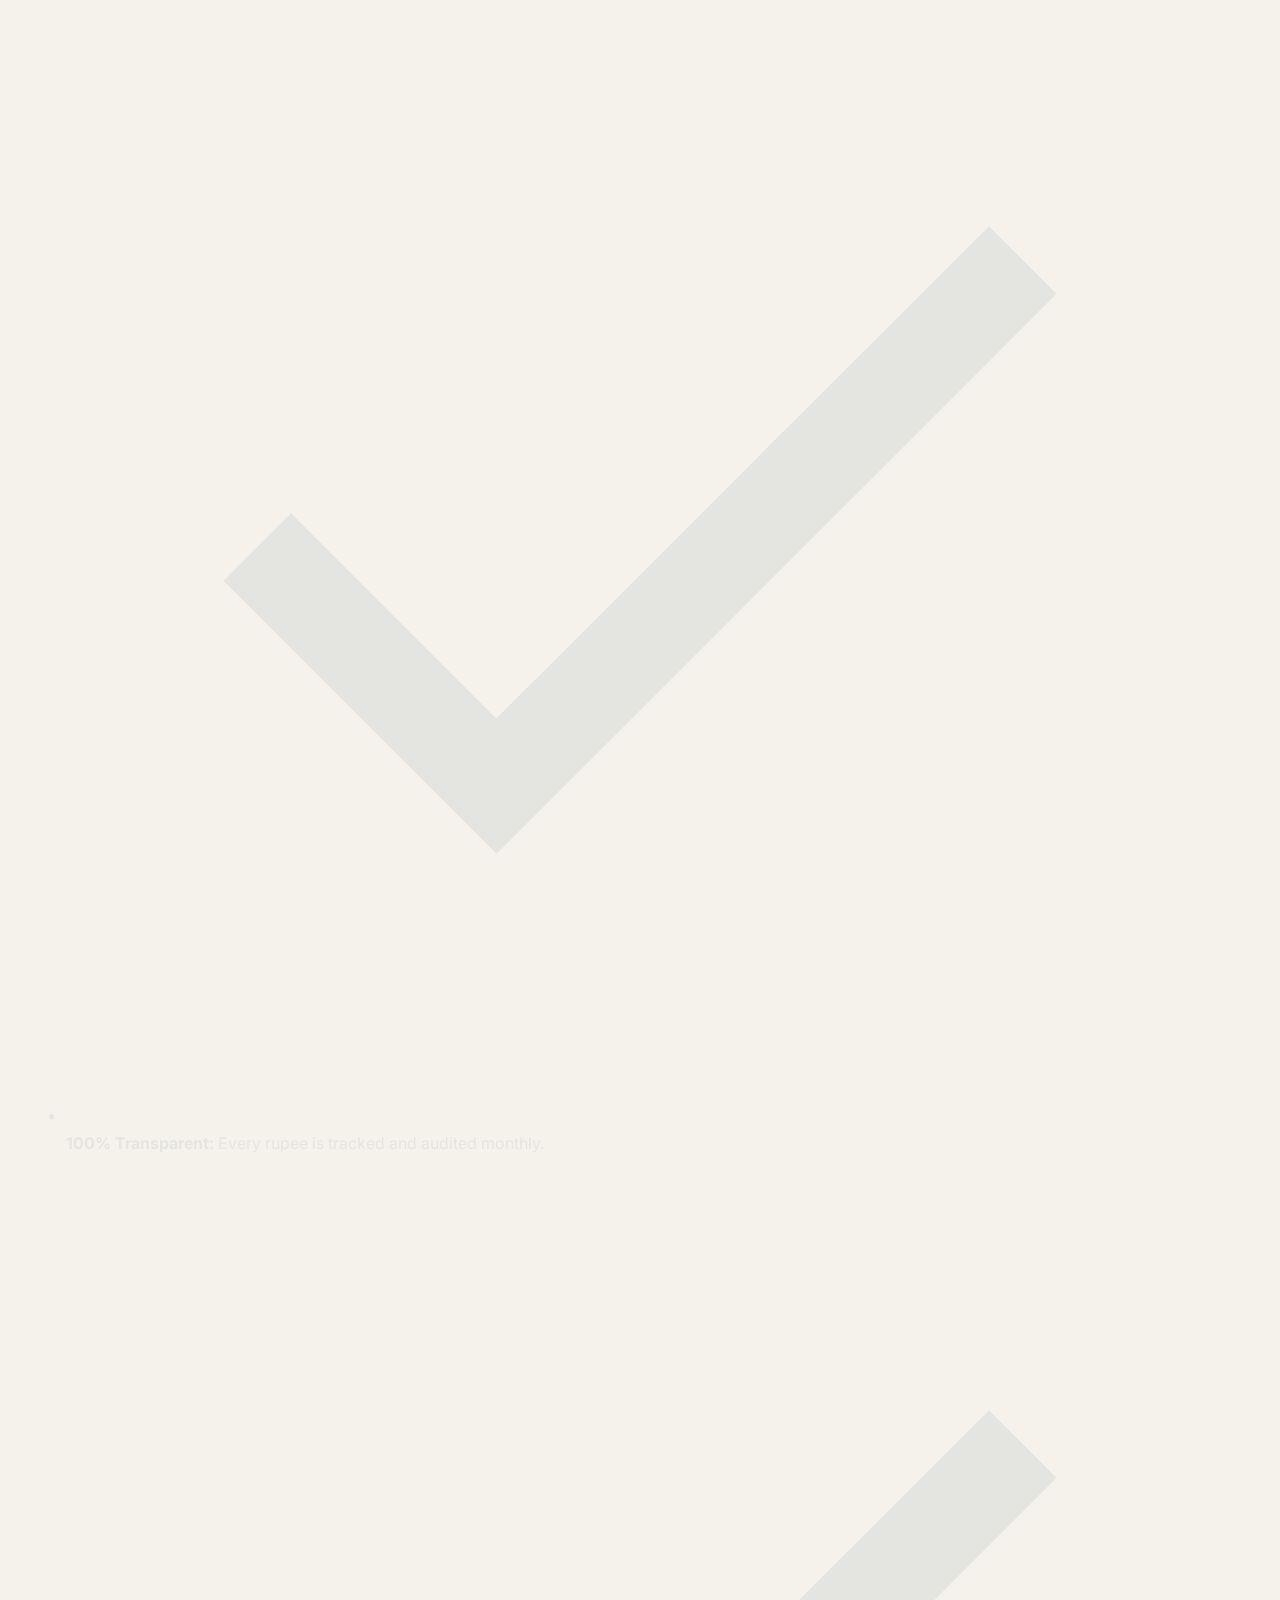
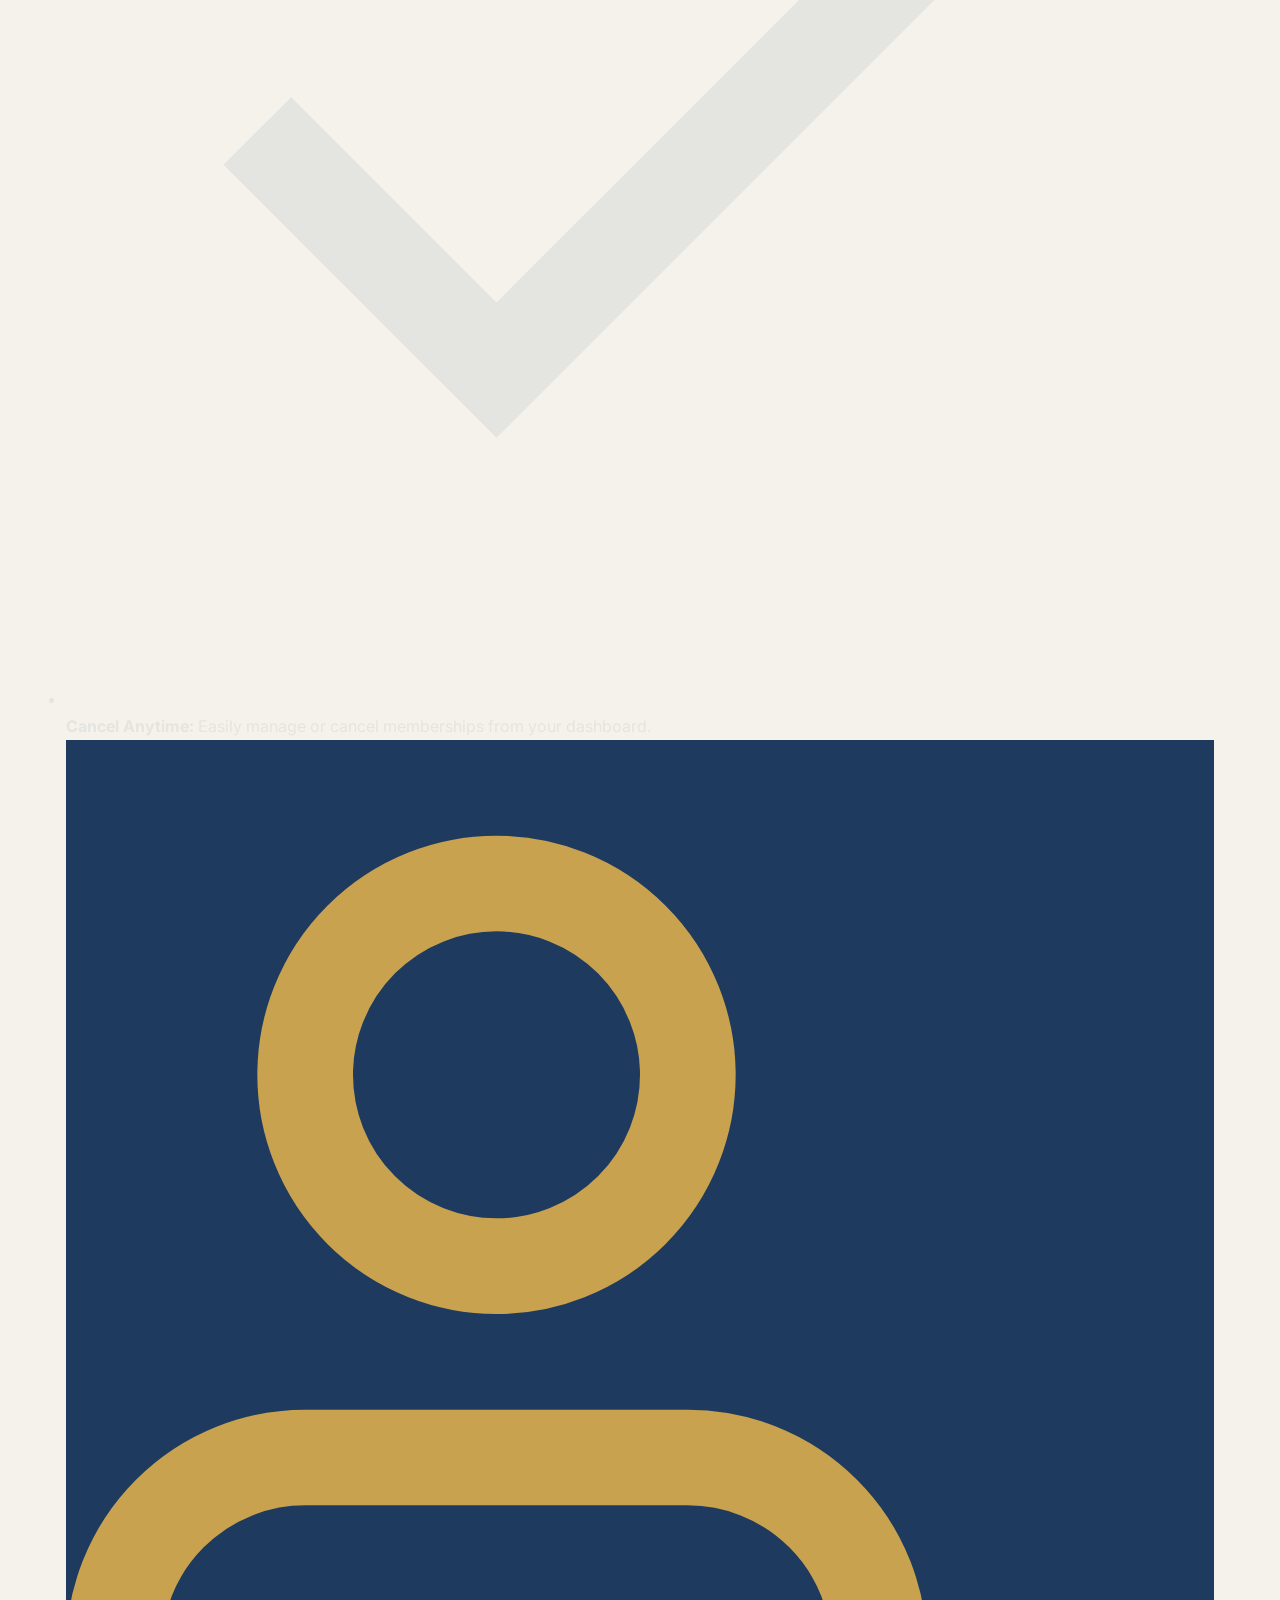
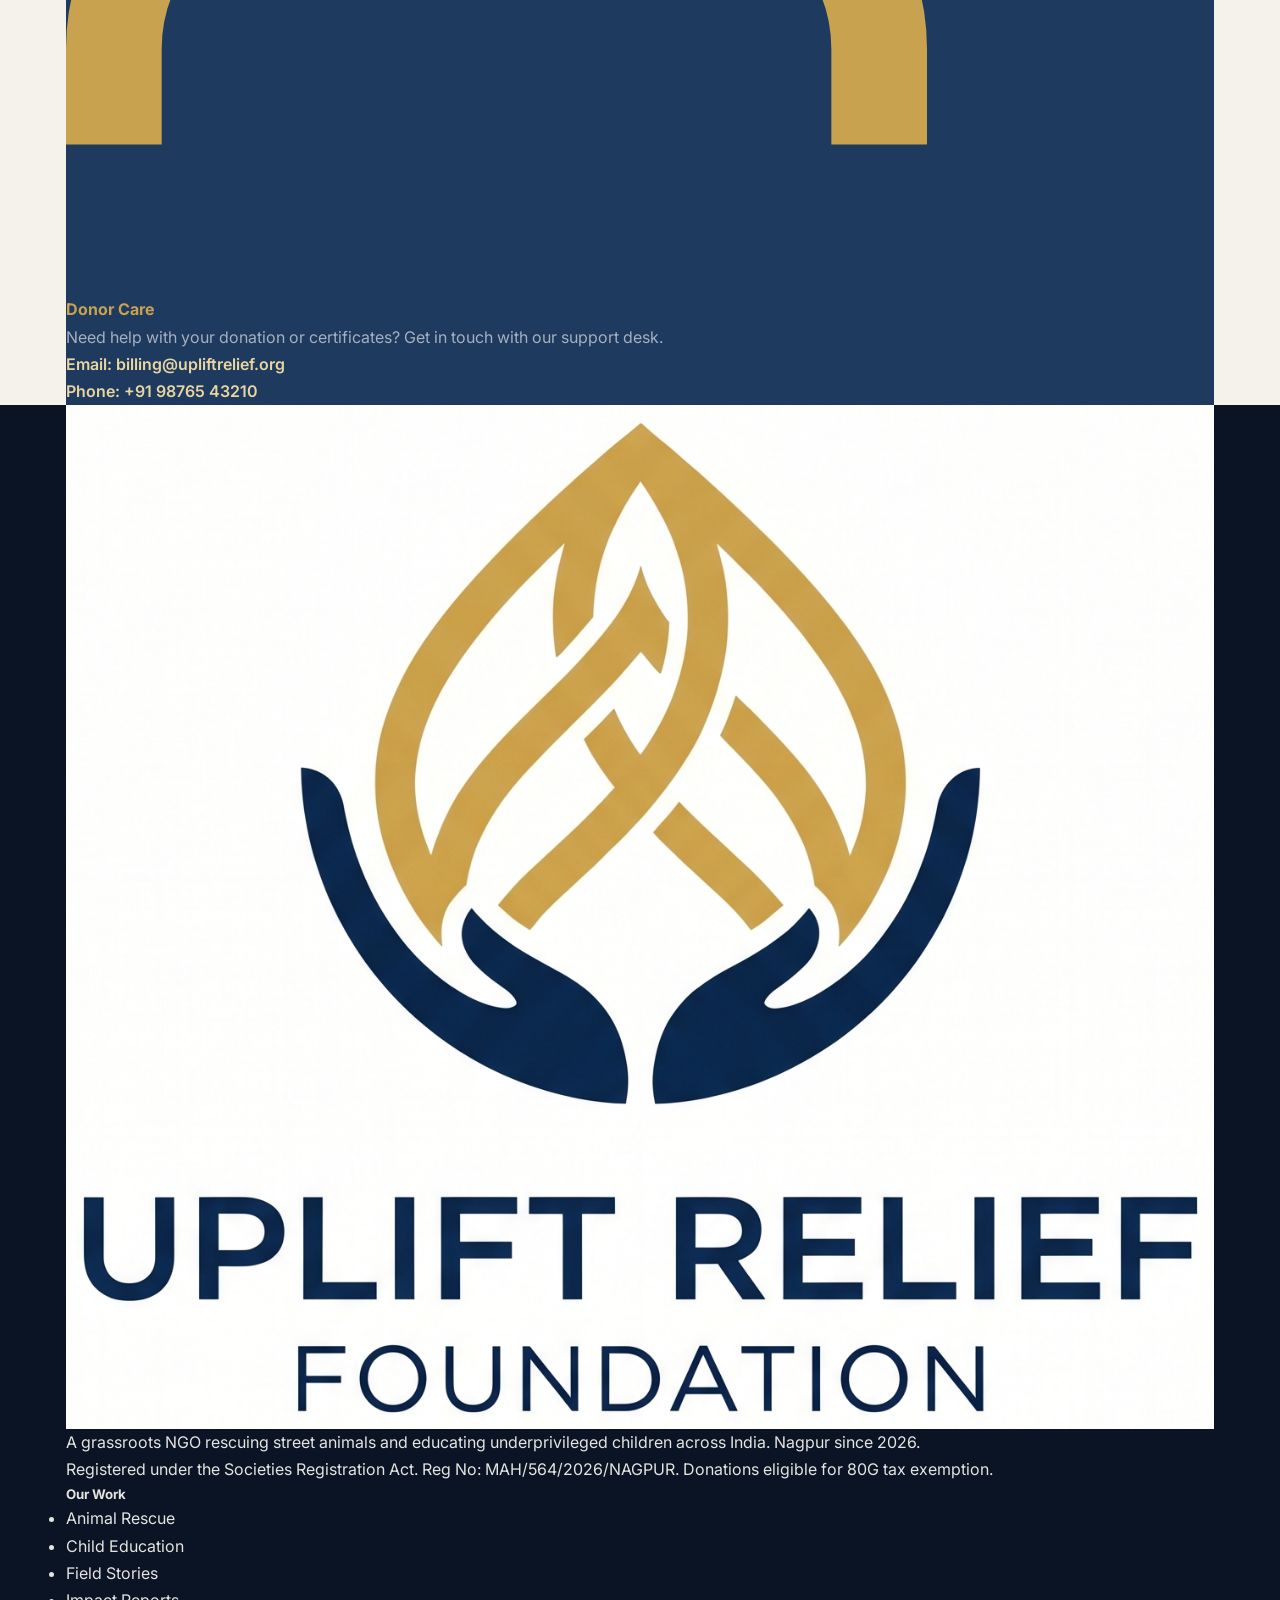
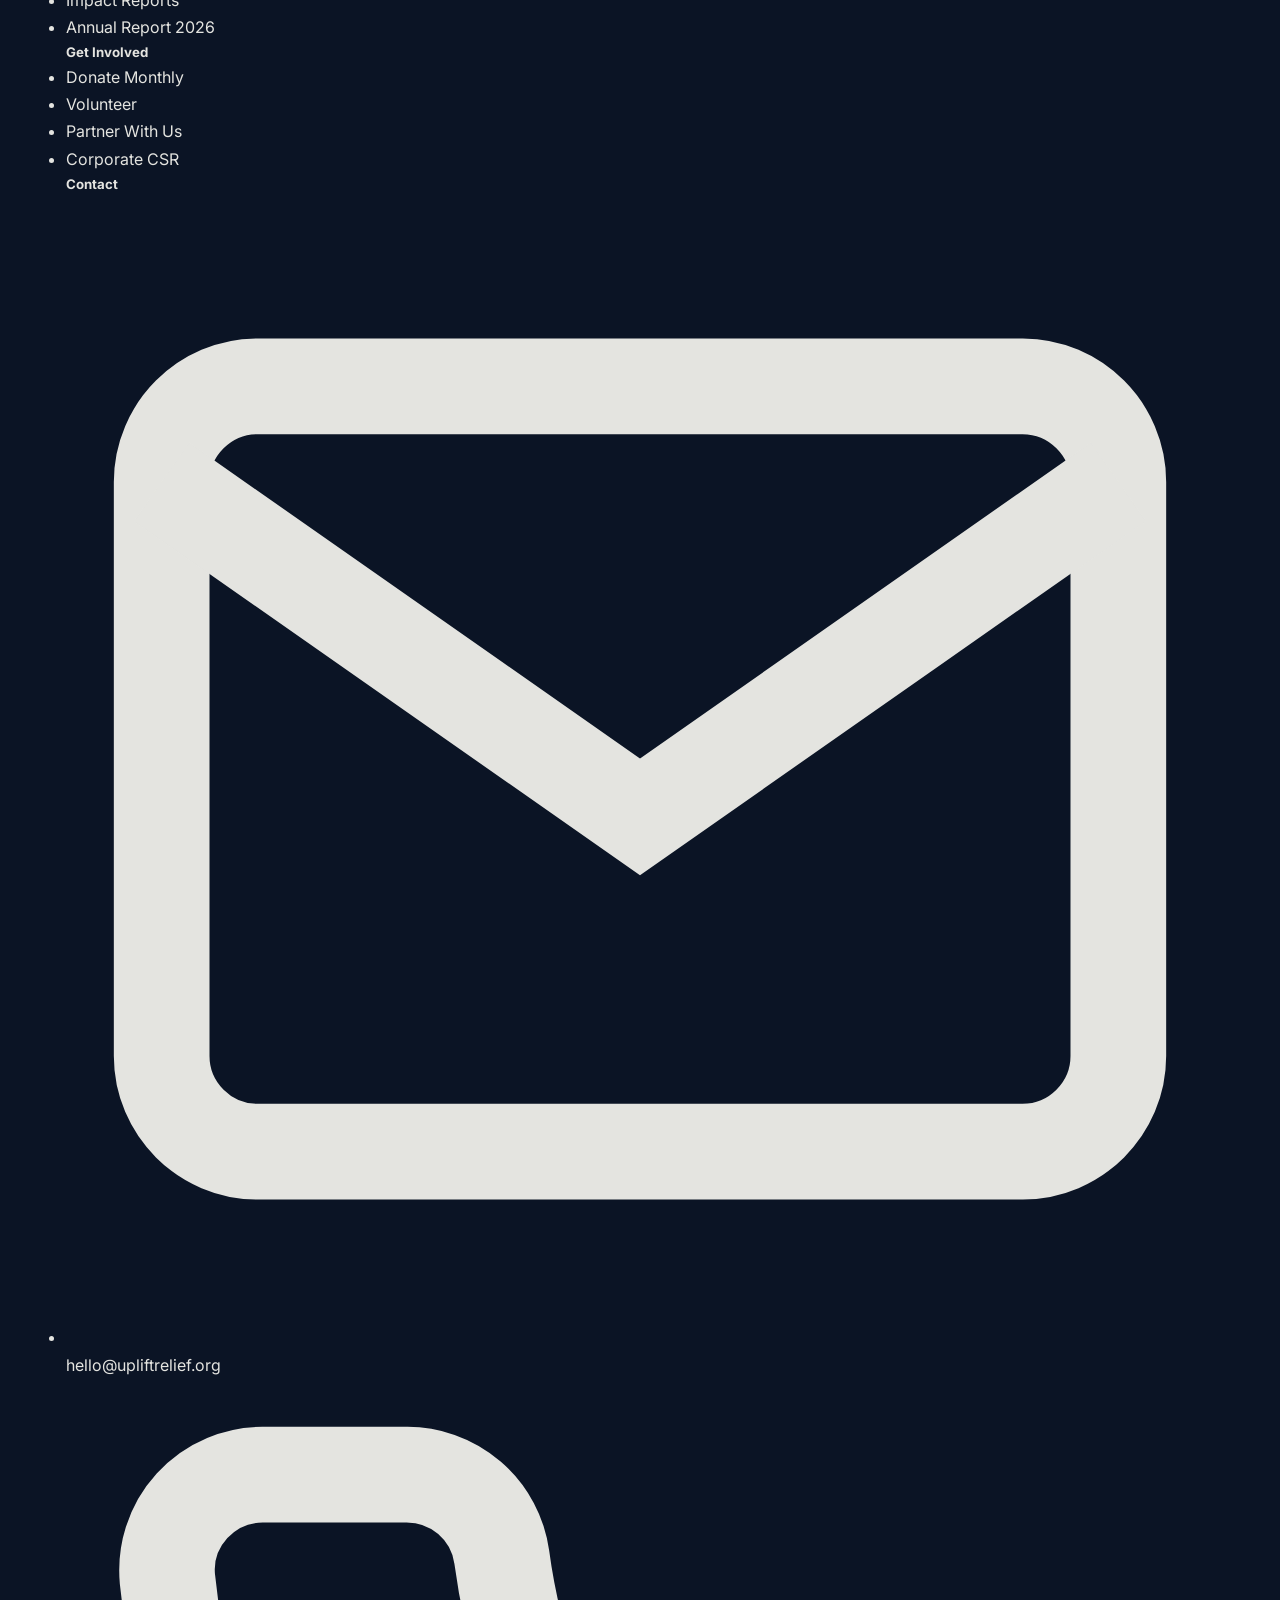
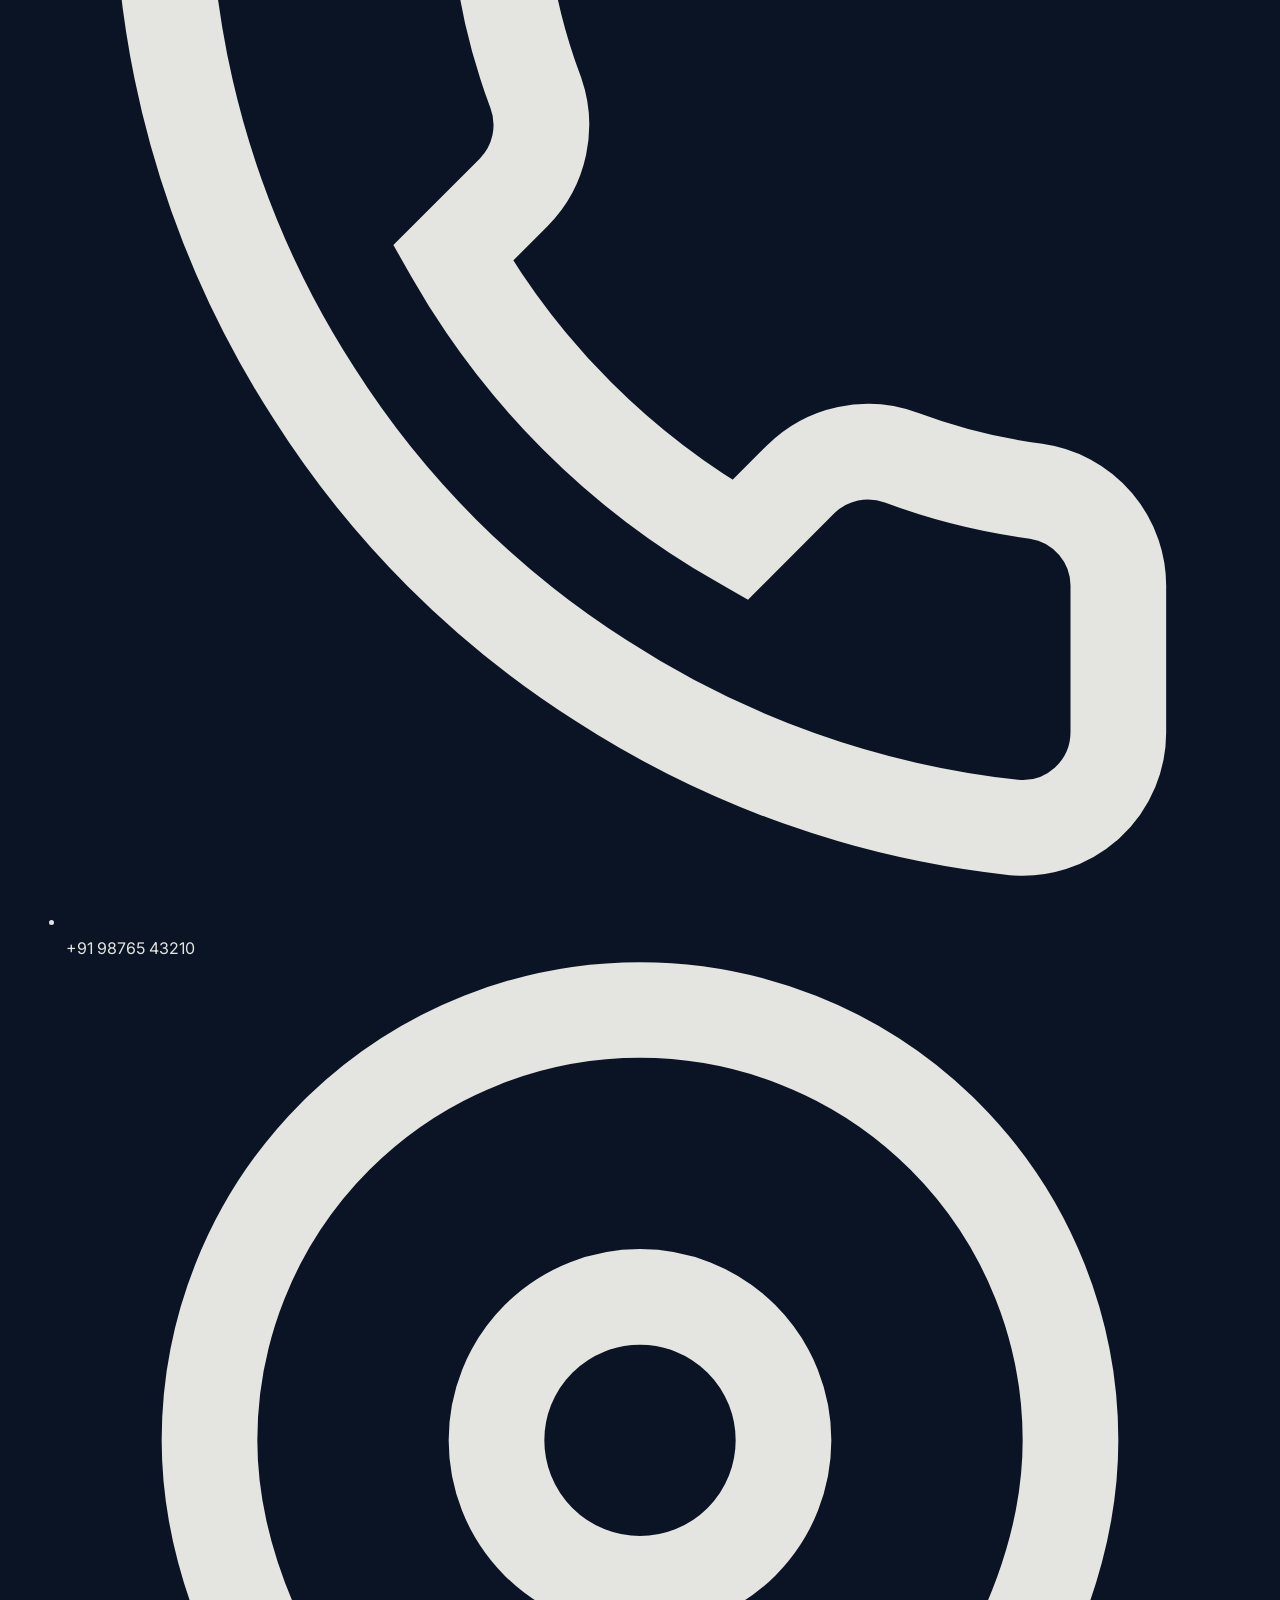
<file: donate.html>
<!DOCTYPE html>
<html lang="en">
<head>
<meta charset="UTF-8"><meta name="viewport" content="width=device-width,initial-scale=1.0">
<title>Support Our Mission | Uplift Relief Foundation</title>
<meta name="description" content="Support general rescues or sponsor monthly education for street animals and children. 100% transparent and 80G tax-exempt.">
<link rel="stylesheet" href="style.css">
</head>
<body>

<nav class="nav" id="nav">
<div class="nav-inner">
  <a href="index.html" class="nav-logo"><img src="logo_horizontal.png" alt="Uplift Relief Foundation"></a>
  <div class="nav-menu">
    <a href="index.html">Home</a><a href="about.html">About</a><a href="work.html">Our Work</a><a href="impact.html">Impact</a><a href="stories.html">Stories</a>
  </div>
  <div class="nav-cta">
    <a href="donate.html" class="btn btn-gold">Donate Now <svg viewBox="0 0 24 24" fill="none" stroke="currentColor" stroke-width="2"><path d="M5 12h14M12 5l7 7-7 7"/></svg></a>
  </div>
  <button class="hamburger" id="ham" aria-label="Menu"><span></span><span></span><span></span></button>
</div>
</nav>

<!-- PAGE HERO -->
<header class="page-hero">
  <img src="hero_banner.png" alt="Rescue banner" class="page-hero-bg">
  <div class="wrap">
    <h1>Support <em>Us</em></h1>
    <p>Become a monthly member or make a one-time donation to help Nagpur's street animals & kids.</p>
  </div>
</header>

<!-- DONATION GRID -->
<section class="intro" style="padding-top: 4rem; background: var(--ivory);">
<div class="wrap">
  <div class="donate-grid">
    
    <!-- Left Column: Interactive Form Panel -->
    <div class="donate-panel reveal">
      
      <!-- Tab Switchers -->
      <div class="donate-header-tabs">
        <button class="donate-tab-btn active" id="tab-monthly" onclick="switchTab('monthly')">Monthly Member</button>
        <button class="donate-tab-btn" id="tab-onetime" onclick="switchTab('onetime')">One-Time Donation</button>
      </div>
      
      <!-- Donation Form Container -->
      <div id="donation-form-section">
        <form id="donate-form" onsubmit="handleDonateSubmit(event)">
          
          <!-- Tab 1: Monthly Membership Tiers -->
          <div id="content-monthly">
            <div class="tier-grid">
              
              <!-- Tier 1 -->
              <div class="tier-card active" id="tier-500" onclick="selectTier(500, 'tier-500')">
                <span class="tier-title">Animal Friend</span>
                <span class="tier-price">₹500<span style="font-size:0.875rem; font-weight:400; color:var(--type-3)">/mo</span></span>
                <p class="tier-desc">Feeds a street dog with healthy meals and clean water for an entire month.</p>
              </div>
              
              <!-- Tier 2 (Popular) -->
              <div class="tier-card popular" id="tier-1200" onclick="selectTier(1200, 'tier-1200')">
                <span class="tier-title">Child Sponsor</span>
                <span class="tier-price">₹1,200<span style="font-size:0.875rem; font-weight:400; color:var(--type-3)">/mo</span></span>
                <p class="tier-desc">Sponsors full school supplies, tuition, and basic nutrition for one child.</p>
              </div>
              
              <!-- Tier 3 -->
              <div class="tier-card" id="tier-3000" onclick="selectTier(3000, 'tier-3000')">
                <span class="tier-title">Rescue Hero</span>
                <span class="tier-price">₹3,000<span style="font-size:0.875rem; font-weight:400; color:var(--type-3)">/mo</span></span>
                <p class="tier-desc">Sponsors life-saving surgeries for injured dogs and digital tutoring for kids.</p>
              </div>
              
            </div>
          </div>
          
          <!-- Tab 2: One-Time Quick Select Buttons -->
          <div id="content-onetime" style="display:none;">
            <div class="tier-grid">
              <div class="tier-card" id="one-1000" onclick="selectOnetime(1000, 'one-1000')">
                <span class="tier-title">Sponsor Meal</span>
                <span class="tier-price">₹1,000</span>
                <p class="tier-desc">Feeds a street pack during night drives.</p>
              </div>
              <div class="tier-card popular" id="one-2500" onclick="selectOnetime(2500, 'one-2500')">
                <span class="tier-title">Rescue Mission</span>
                <span class="tier-price">₹2,500</span>
                <p class="tier-desc">Covers vehicle dispatch & emergency care.</p>
              </div>
              <div class="tier-card" id="one-5000" onclick="selectOnetime(5000, 'one-5000')">
                <span class="tier-title">Sponsor Center</span>
                <span class="tier-price">₹5,000</span>
                <p class="tier-desc">Supplies books & study materials for center.</p>
              </div>
            </div>
          </div>
          
          <!-- Custom Amount Input -->
          <div class="form-group">
            <label for="donation-amount">Donation Amount (INR)</label>
            <div class="amount-input-wrapper">
              <span class="amount-currency">₹</span>
              <input type="number" id="donation-amount" class="amount-input" value="1200" min="100" required oninput="clearActiveTiers()">
            </div>
          </div>
          
          <hr style="border:0; border-top:1px solid var(--line); margin: 2rem 0;">
          
          <!-- Contact Info -->
          <div style="display:grid; grid-template-columns:1fr 1fr; gap:1rem;">
            <div class="form-group">
              <label for="donor-name">Full Name</label>
              <input type="text" id="donor-name" class="form-input" placeholder="Aarav Sharma" required>
            </div>
            <div class="form-group">
              <label for="donor-email">Email Address</label>
              <input type="email" id="donor-email" class="form-input" placeholder="aarav@gmail.com" required>
            </div>
          </div>
          
          <div style="display:grid; grid-template-columns:1fr 1fr; gap:1rem;">
            <div class="form-group">
              <label for="donor-phone">Phone Number</label>
              <input type="tel" id="donor-phone" class="form-input" placeholder="+91 98765 43210" required>
            </div>
            <div class="form-group">
              <label for="donor-pan">PAN Number (For 80G Tax Exemption)</label>
              <input type="text" id="donor-pan" class="form-input" placeholder="ABCDE1234F">
            </div>
          </div>
          
          <!-- Payment Method Switching -->
          <div class="payment-methods">
            <div class="payment-method-btn active" id="pay-upi" onclick="selectPaymentMethod('upi')">
              <svg viewBox="0 0 24 24" fill="none" stroke="currentColor" stroke-width="2"><rect x="2" y="5" width="20" height="14" rx="2"/><path d="M2 10h20"/><circle cx="6" cy="14" r="1"/></svg>
              <span>UPI / QR Code</span>
            </div>
            <div class="payment-method-btn" id="pay-card" onclick="selectPaymentMethod('card')">
              <svg viewBox="0 0 24 24" fill="none" stroke="currentColor" stroke-width="2"><rect x="2" y="5" width="20" height="14" rx="2"/><path d="M2 10h20"/></svg>
              <span>Credit/Debit Card</span>
            </div>
            <div class="payment-method-btn" id="pay-bank" onclick="selectPaymentMethod('bank')">
              <svg viewBox="0 0 24 24" fill="none" stroke="currentColor" stroke-width="2"><path d="M3 22h18M6 18h12M4 10h16M12 2L4 6v4h16V6L12 2z"/></svg>
              <span>Net Banking</span>
            </div>
          </div>
          
          <!-- Method 1: UPI Section -->
          <div id="method-upi-section">
            <div class="qr-container">
              <div class="qr-code">
                <!-- Using a visually appealing placeholder QR code generated using SVG -->
                <svg width="150" height="150" viewBox="0 0 29 29" style="background:#fff;">
                  <path d="M0 0h7v7H0zm1 1v5h5V1zm1 1h3v3H2zm20-2h7v7h-7zm1 1v5h5V1zm1 1h3v3h-3zM0 22h7v7H0zm1 1v5h5V23zm1 1h3v3H2zm8-22h2v4h-2zm0 6h2v3h-2zm4-6h2v2h-2zm0 4h2v2h-2zm4-4h2v3h-2zm-8 8h4v2h-4zm6 0h3v2h-3zm-6 4h2v4h-2zm4 0h4v2h-4zm0 3v1h1v1h-2v-2zm7-7h2v2h-2zm-3 3h2v2h-2zm3 1h2v3h-2zm-3 2h2v2h-2zm-4 2h2v2h-2zm6 2h3v1h-3zm-3 2h2v2h-2zm5-1v2h2v-2zm-2-2h1v1h-1zM9 9h2v2H9zm2 2h2v2h-2zm-2 2h2v2H9zm2-4h2v2h-2zm2 2h2v2h-2zm2 2h2v2h-2z" fill="#0B1425"/>
                </svg>
              </div>
              <p style="font-size:0.875rem; color:var(--type-2);">Scan the QR Code using any UPI App (GPay, PhonePe, Paytm)</p>
              <div class="qr-upi-id">UPI ID: upliftrelief@upi</div>
            </div>
          </div>
          
          <!-- Method 2: Card Section -->
          <div id="method-card-section" style="display:none;">
            <div class="form-group">
              <label for="card-number">Card Number</label>
              <input type="text" id="card-number" class="form-input" placeholder="4111 2222 3333 4444">
            </div>
            <div style="display:grid; grid-template-columns:1fr 1fr; gap:1rem;">
              <div class="form-group">
                <label for="card-expiry">Expiry Date</label>
                <input type="text" id="card-expiry" class="form-input" placeholder="MM/YY">
              </div>
              <div class="form-group">
                <label for="card-cvv">CVV</label>
                <input type="password" id="card-cvv" class="form-input" placeholder="***">
              </div>
            </div>
          </div>
          
          <!-- Method 3: Net Banking Section -->
          <div id="method-bank-section" style="display:none;">
            <div class="form-group">
              <label for="bank-select">Select Your Bank</label>
              <select id="bank-select" class="form-input" style="-webkit-appearance:none; background-image:url('data:image/svg+xml;utf8,<svg xmlns=%22http://www.w3.org/2000/svg%22 width=%2224%22 height=%2224%22 viewBox=%220 0 24 24%22 fill=%22none%22 stroke=%22%23C8A24E%22 stroke-width=%222%22><path d=%22M6 9l6 6 6-6%22/></svg>'); background-repeat:no-repeat; background-position:right 1.25rem center; background-size:16px;">
                <option value="sbi">State Bank of India</option>
                <option value="hdfc">HDFC Bank</option>
                <option value="icici">ICICI Bank</option>
                <option value="axis">Axis Bank</option>
                <option value="kotak">Kotak Mahindra Bank</option>
              </select>
            </div>
          </div>
          
          <button type="submit" class="btn btn-gold btn-lg" style="width:100%; justify-content:center; margin-top: 2rem;">
            Complete Secure Donation
          </button>
        </form>
      </div>
      
      <!-- Success Screen -->
      <div class="success-screen" id="success-screen-section">
        <div class="success-icon">
          <svg viewBox="0 0 24 24" fill="none" stroke="currentColor" stroke-width="3" width="28" height="28"><polyline points="20 6 9 17 4 12"/></svg>
        </div>
        <h3 id="success-title">Thank You, Aarav!</h3>
        <p id="success-message">Your contribution of ₹1,200/mo was processed successfully. A 100% transparent audit receipt and tax exemption certificate will be sent to your email shortly.</p>
        <a href="index.html" class="btn btn-gold">Return to Home</a>
      </div>
      
    </div>
    
    <!-- Right Column: Sidebar and Info Box -->
    <div class="donate-sidebar reveal reveal-d1">
      
      <div class="sidebar-box">
        <h4><svg viewBox="0 0 24 24" fill="none" stroke="currentColor" stroke-width="2"><path d="M12 22s8-4 8-10V5l-8-3-8 3v7c0 6 8 10 8 10z"/></svg>Why Support Us?</h4>
        <p>Uplift Relief Foundation is a grassroots NGO built on relentless action and transparency.</p>
        <ul class="sidebar-bullets">
          <li><svg viewBox="0 0 24 24" fill="none" stroke="currentColor" stroke-width="2"><polyline points="20 6 9 17 4 12"/></svg><span><strong>80G Tax Exemption:</strong> Get 50% tax deductions on your donations.</span></li>
          <li><svg viewBox="0 0 24 24" fill="none" stroke="currentColor" stroke-width="2"><polyline points="20 6 9 17 4 12"/></svg><span><strong>100% Transparent:</strong> Every rupee is tracked and audited monthly.</span></li>
          <li><svg viewBox="0 0 24 24" fill="none" stroke="currentColor" stroke-width="2"><polyline points="20 6 9 17 4 12"/></svg><span><strong>Cancel Anytime:</strong> Easily manage or cancel memberships from your dashboard.</span></li>
        </ul>
      </div>
      
      <div class="sidebar-box" style="background:var(--navy); color:var(--chalk); border:none;">
        <h4 style="color:var(--gold);"><svg viewBox="0 0 24 24" fill="none" stroke="currentColor" stroke-width="2"><path d="M17 21v-2a4 4 0 0 0-4-4H5a4 4 0 0 0-4 4v2"/><circle cx="9" cy="7" r="4"/></svg>Donor Care</h4>
        <p style="color:var(--type-2);">Need help with your donation or certificates? Get in touch with our support desk.</p>
        <p style="margin-bottom:0; font-weight:600; color:var(--gold-pale);">Email: billing@upliftrelief.org<br>Phone: +91 98765 43210</p>
      </div>
      
    </div>
    
  </div>
</div>
</section>

<!-- FOOTER -->
<footer class="footer" id="contact">
<div class="wrap">
  <div class="footer-main">
    <div class="footer-brand">
      <img src="logo_stacked.png" alt="Uplift Relief Foundation">
      <p>A grassroots NGO rescuing street animals and educating underprivileged children across India. Nagpur since 2026.</p>
      <div class="footer-trust"><p>Registered under the Societies Registration Act. Reg No: MAH/564/2026/NAGPUR. Donations eligible for 80G tax exemption.</p></div>
    </div>
    <div class="footer-col"><h5>Our Work</h5><ul><li><a href="work.html">Animal Rescue</a></li><li><a href="work.html">Child Education</a></li><li><a href="stories.html">Field Stories</a></li><li><a href="impact.html">Impact Reports</a></li><li><a href="#">Annual Report 2026</a></li></ul></div>
    <div class="footer-col"><h5>Get Involved</h5><ul><li><a href="donate.html">Donate Monthly</a></li><li><a href="#">Volunteer</a></li><li><a href="#">Partner With Us</a></li><li><a href="#">Corporate CSR</a></li></ul></div>
    <div class="footer-col footer-contact"><h5>Contact</h5><ul>
      <li><svg viewBox="0 0 24 24" fill="none" stroke="currentColor" stroke-width="2"><path d="M4 4h16c1.1 0 2 .9 2 2v12c0 1.1-.9 2-2 2H4c-1.1 0-2-.9-2-2V6c0-1.1.9-2 2-2z"/><polyline points="22,6 12,13 2,6"/></svg><a href="mailto:hello@upliftrelief.org">hello@upliftrelief.org</a></li>
      <li><svg viewBox="0 0 24 24" fill="none" stroke="currentColor" stroke-width="2"><path d="M22 16.92v3a2 2 0 0 1-2.18 2 19.79 19.79 0 0 1-8.63-3.07 19.5 19.5 0 0 1-6-6 19.79 19.79 0 0 1-3.07-8.67A2 2 0 0 1 4.11 2h3a2 2 0 0 1 2 1.72c.127.96.361 1.903.7 2.81a2 2 0 0 1-.45 2.11L8.09 9.91a16 16 0 0 0 6 6l1.27-1.27a2 2 0 0 1 2.11-.45c.907.339 1.85.573 2.81.7A2 2 0 0 1 22 16.92z"/></svg><a href="tel:+919876543210">+91 98765 43210</a></li>
      <li><svg viewBox="0 0 24 24" fill="none" stroke="currentColor" stroke-width="2"><path d="M21 10c0 7-9 13-9 13s-9-6-9-13a9 9 0 0 1 18 0z"/><circle cx="12" cy="10" r="3"/></svg><span>Nagpur, Maharashtra, India</span></li>
    </ul></div>
  </div>
  <div class="footer-bottom">
    <p>&copy; 2026 Uplift Relief Foundation. All rights reserved.</p>
    <div class="socials">
      <a href="#" aria-label="Instagram"><svg viewBox="0 0 24 24" fill="none" stroke="currentColor" stroke-width="2"><rect x="2" y="2" width="20" height="20" rx="5"/><circle cx="12" cy="12" r="4"/><circle cx="17.5" cy="6.5" r="1" fill="currentColor"/></svg></a>
      <a href="#" aria-label="Twitter"><svg viewBox="0 0 24 24" fill="none" stroke="currentColor" stroke-width="2"><path d="M23 3a10.9 10.9 0 0 1-3.14 1.53 4.48 4.48 0 0 0-7.86 3v1A10.66 10.66 0 0 1 3 4s-4 9 5 13a11.64 11.64 0 0 1-7 2c9 5 20 0 20-11.5a4.5 4.5 0 0 0-.08-.83A7.72 7.72 0 0 0 23 3z"/></svg></a>
      <a href="#" aria-label="LinkedIn"><svg viewBox="0 0 24 24" fill="none" stroke="currentColor" stroke-width="2"><path d="M16 8a6 6 0 0 1 6 6v7h-4v-7a2 2 0 0 0-4 0v7h-4v-7a6 6 0 0 1 6-6z"/><rect x="2" y="9" width="4" height="12"/><circle cx="4" cy="4" r="2"/></svg></a>
      <a href="#" aria-label="YouTube"><svg viewBox="0 0 24 24" fill="none" stroke="currentColor" stroke-width="2"><path d="M22.54 6.42a2.78 2.78 0 0 0-1.95-1.96C18.88 4 12 4 12 4s-6.88 0-8.59.46a2.78 2.78 0 0 0-1.95 1.96A29 29 0 0 0 1 12a29 29 0 0 0 .46 5.58 2.78 2.78 0 0 0 1.95 1.95C5.12 20 12 20 12 20s6.88 0 8.59-.46a2.78 2.78 0 0 0 1.95-1.95A29 29 0 0 0 23 12a29 29 0 0 0-.46-5.58z"/><polygon points="9.75 15.02 15.5 12 9.75 8.98"/></svg></a>
    </div>
  </div>
</div>
</footer>

<script>
window.addEventListener('scroll',()=>{document.getElementById('nav').classList.toggle('scrolled',scrollY>40)});
document.getElementById('ham').addEventListener('click',function(){
  const m=document.querySelector('.nav-menu'),c=document.querySelector('.nav-cta'),o=m.style.display==='flex';
  if(o){m.style.cssText='';c.style.cssText=''}
  else{m.style.cssText='display:flex;flex-direction:column;position:absolute;top:100%;left:0;right:0;background:var(--bg);padding:1.5rem 2rem;gap:1rem;box-shadow:0 12px 32px rgba(0,0,0,.3);z-index:99';c.style.cssText='display:flex;position:absolute;top:calc(100% + 180px);left:0;right:0;background:var(--bg);padding:0 2rem 1.5rem;z-index:99'}
});

const ro=new IntersectionObserver(e=>{e.forEach(el=>{if(el.isIntersecting){el.target.classList.add('visible');ro.unobserve(el.target)}})},{threshold:.12});
document.querySelectorAll('.reveal').forEach(el=>ro.observe(el));

// Form logic
let donationMode = 'monthly';
let paymentMethod = 'upi';

function switchTab(mode) {
  donationMode = mode;
  document.getElementById('tab-monthly').classList.toggle('active', mode === 'monthly');
  document.getElementById('tab-onetime').classList.toggle('active', mode === 'onetime');
  document.getElementById('content-monthly').style.display = mode === 'monthly' ? 'block' : 'none';
  document.getElementById('content-onetime').style.display = mode === 'onetime' ? 'block' : 'none';
  
  // Set default values based on mode
  if (mode === 'monthly') {
    selectTier(1200, 'tier-1200');
  } else {
    selectOnetime(2500, 'one-2500');
  }
}

function selectTier(amount, cardId) {
  document.getElementById('donation-amount').value = amount;
  document.querySelectorAll('#content-monthly .tier-card').forEach(c => c.classList.remove('active'));
  document.getElementById(cardId).classList.add('active');
}

function selectOnetime(amount, cardId) {
  document.getElementById('donation-amount').value = amount;
  document.querySelectorAll('#content-onetime .tier-card').forEach(c => c.classList.remove('active'));
  document.getElementById(cardId).classList.add('active');
}

function clearActiveTiers() {
  document.querySelectorAll('.tier-card').forEach(c => c.classList.remove('active'));
}

function selectPaymentMethod(method) {
  paymentMethod = method;
  document.querySelectorAll('.payment-method-btn').forEach(btn => btn.classList.remove('active'));
  document.getElementById(`pay-${method}`).classList.add('active');
  
  document.getElementById('method-upi-section').style.display = method === 'upi' ? 'block' : 'none';
  document.getElementById('method-card-section').style.display = method === 'card' ? 'block' : 'none';
  document.getElementById('method-bank-section').style.display = method === 'bank' ? 'block' : 'none';
}

function handleDonateSubmit(event) {
  event.preventDefault();
  
  const name = document.getElementById('donor-name').value;
  const email = document.getElementById('donor-email').value;
  const amount = document.getElementById('donation-amount').value;
  
  document.getElementById('success-title').textContent = `Thank You, ${name.split(' ')[0]}!`;
  
  const formattedAmt = parseFloat(amount).toLocaleString('en-IN');
  const typeText = donationMode === 'monthly' ? '/month' : ' (one-time)';
  
  document.getElementById('success-message').textContent = `Your contribution of ₹${formattedAmt}${typeText} was processed successfully. A 100% transparent audit receipt and tax exemption certificate will be sent to ${email} shortly.`;
  
  document.getElementById('donation-form-section').style.display = 'none';
  document.getElementById('success-screen-section').style.display = 'flex';
  
  // Smooth scroll to panel top
  document.querySelector('.donate-panel').scrollIntoView({ behavior: 'smooth' });
}
</script>
</body>
</html>
</file>
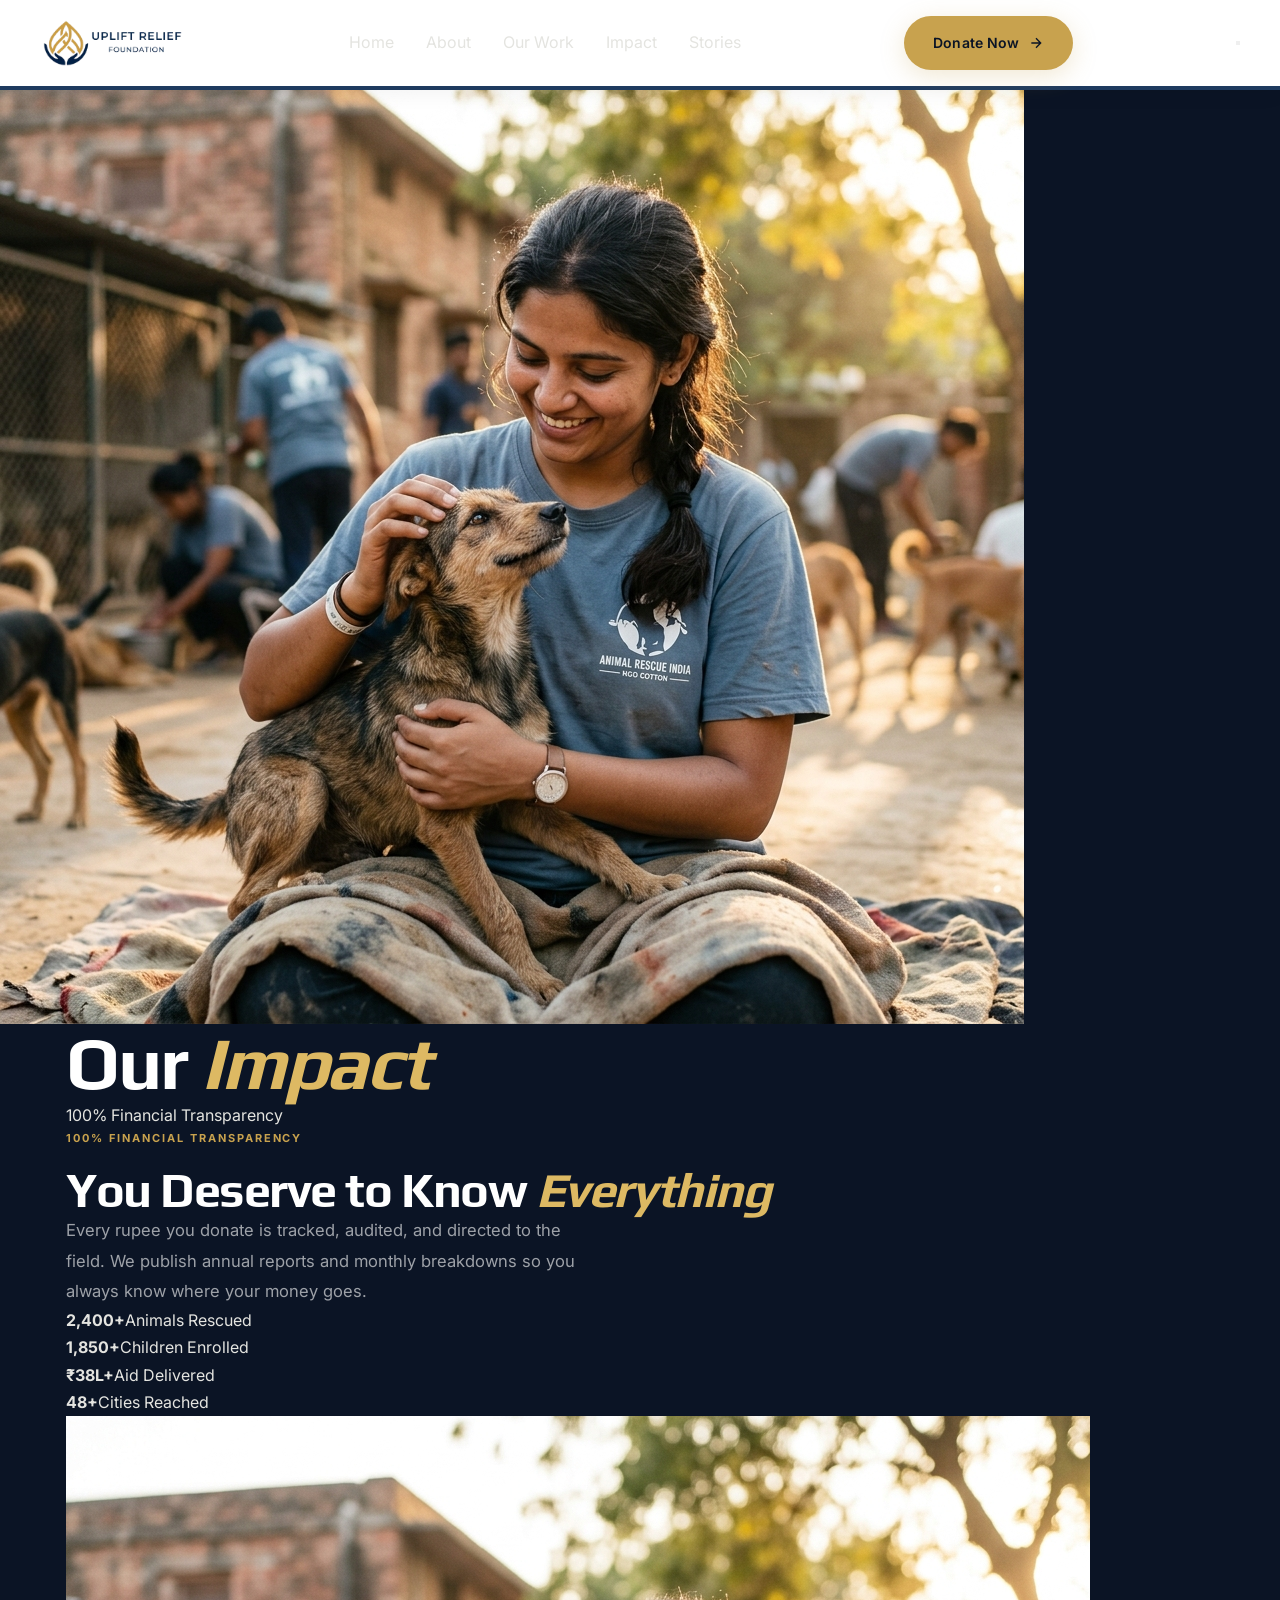
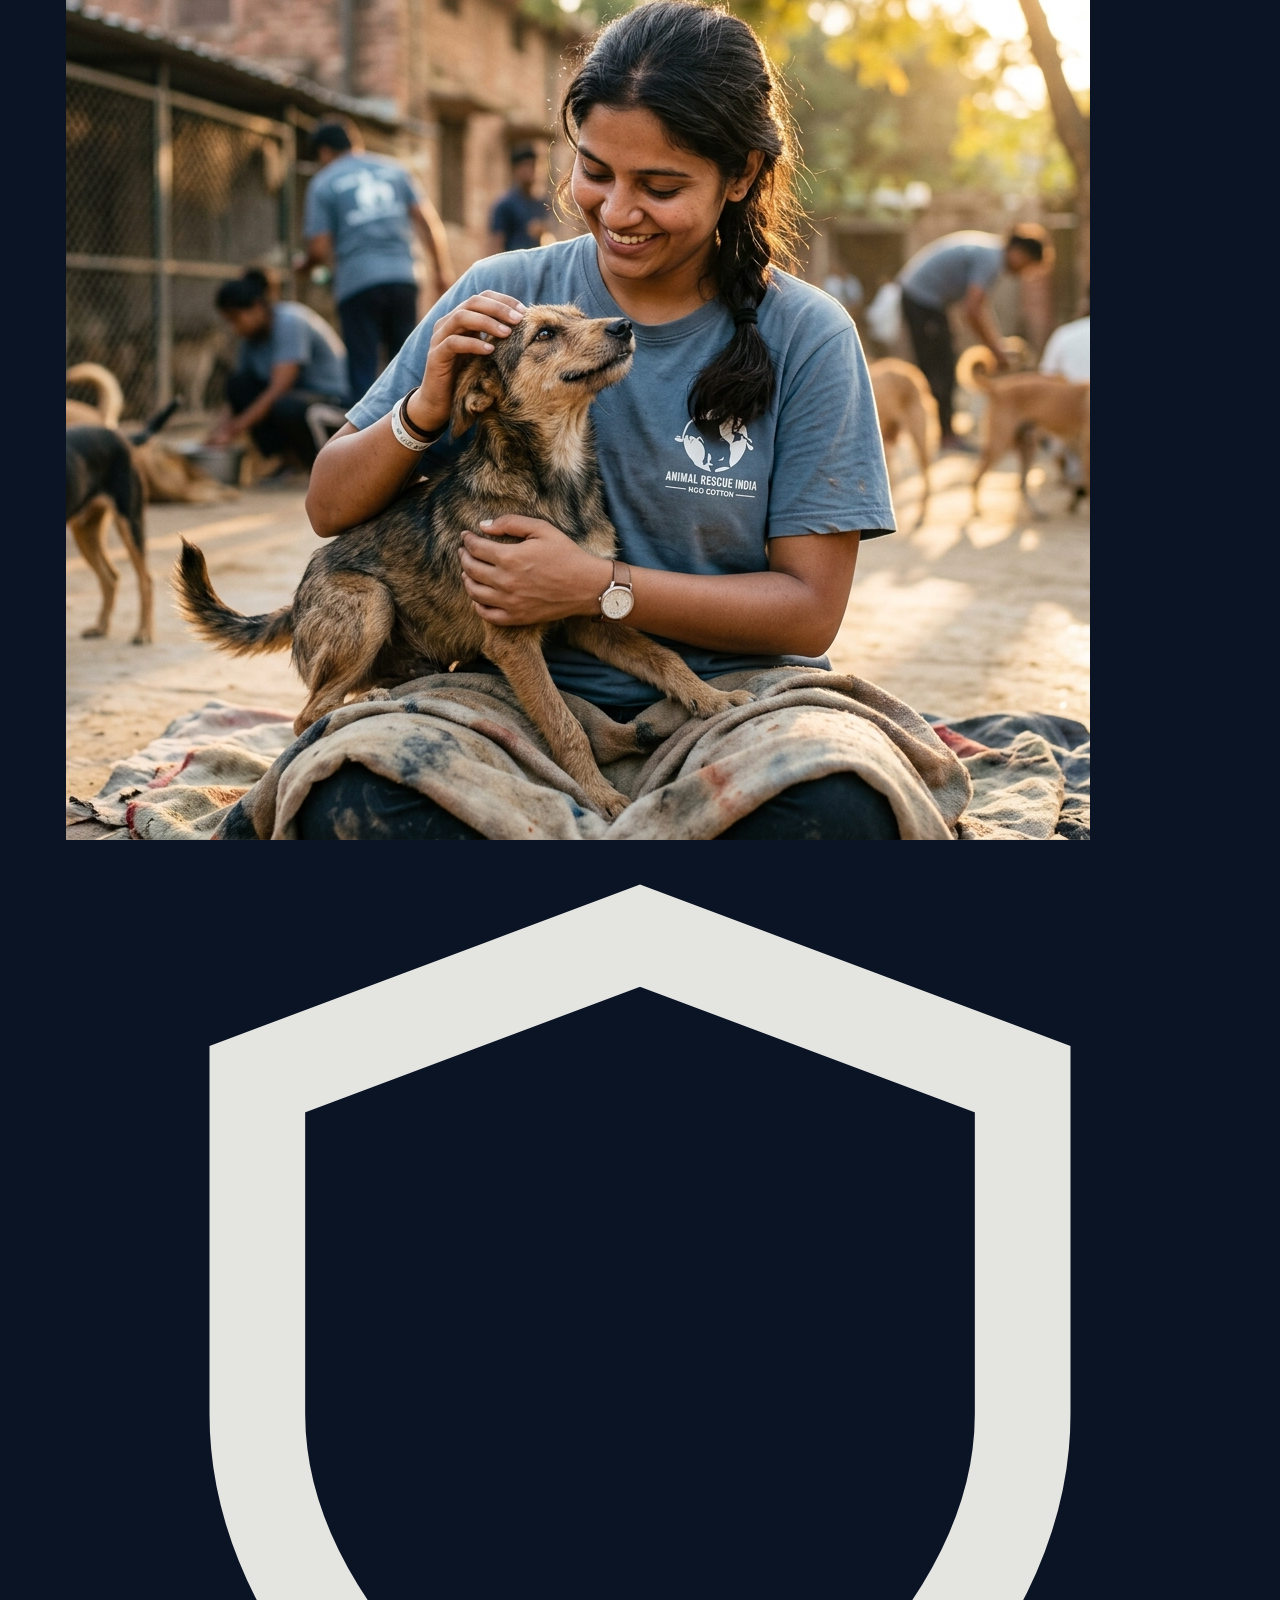
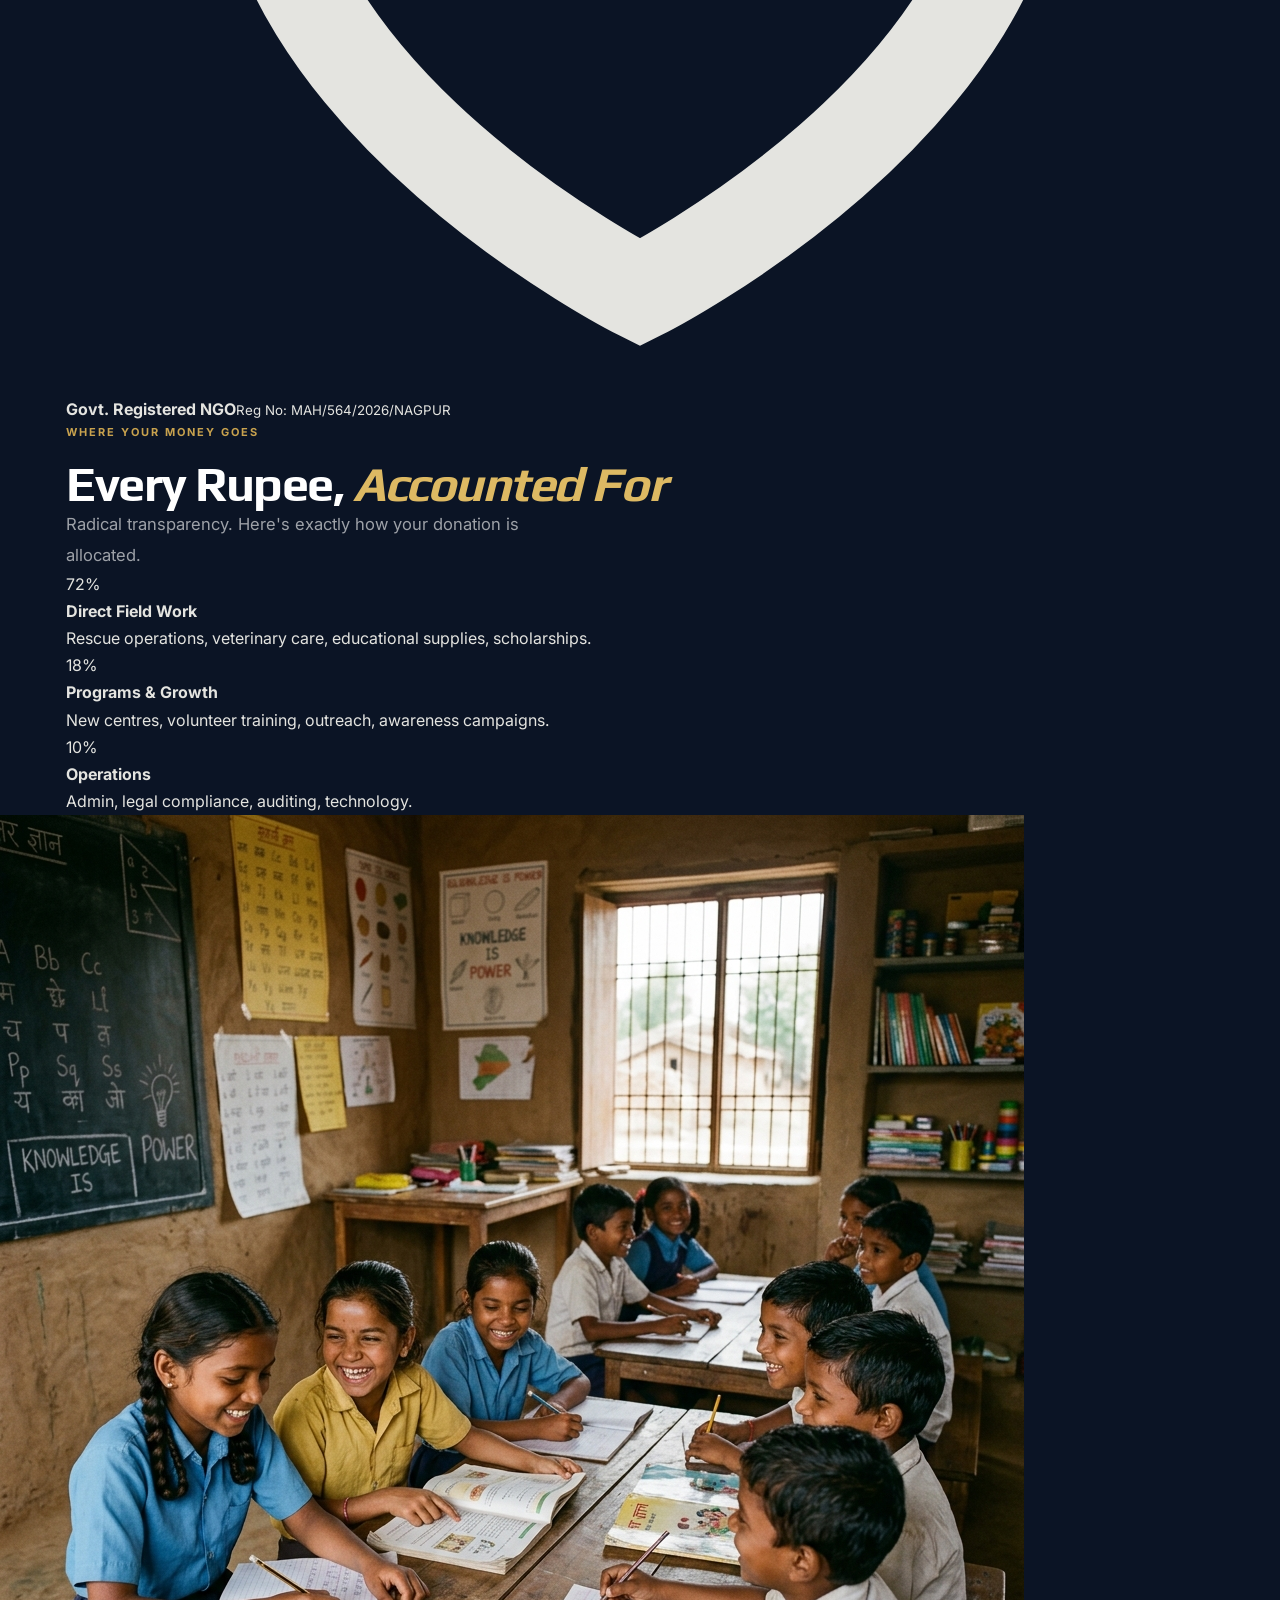
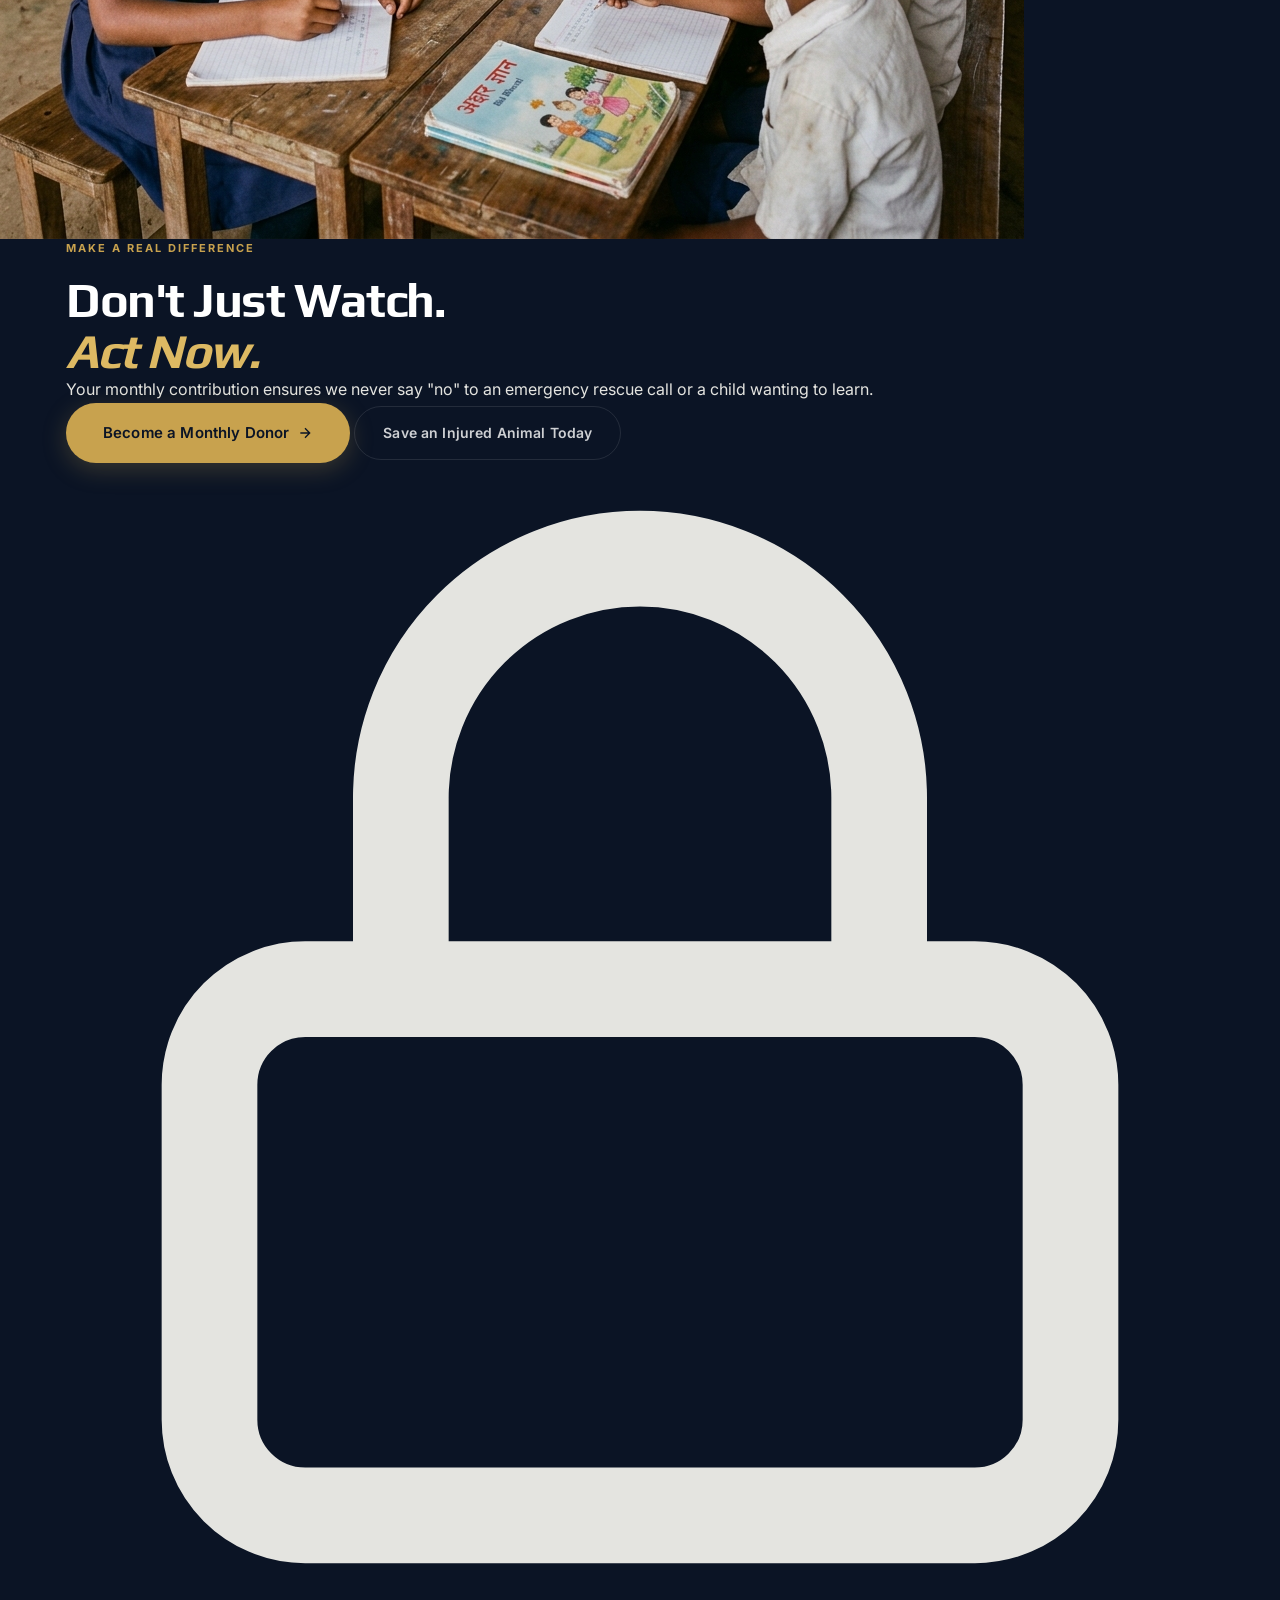
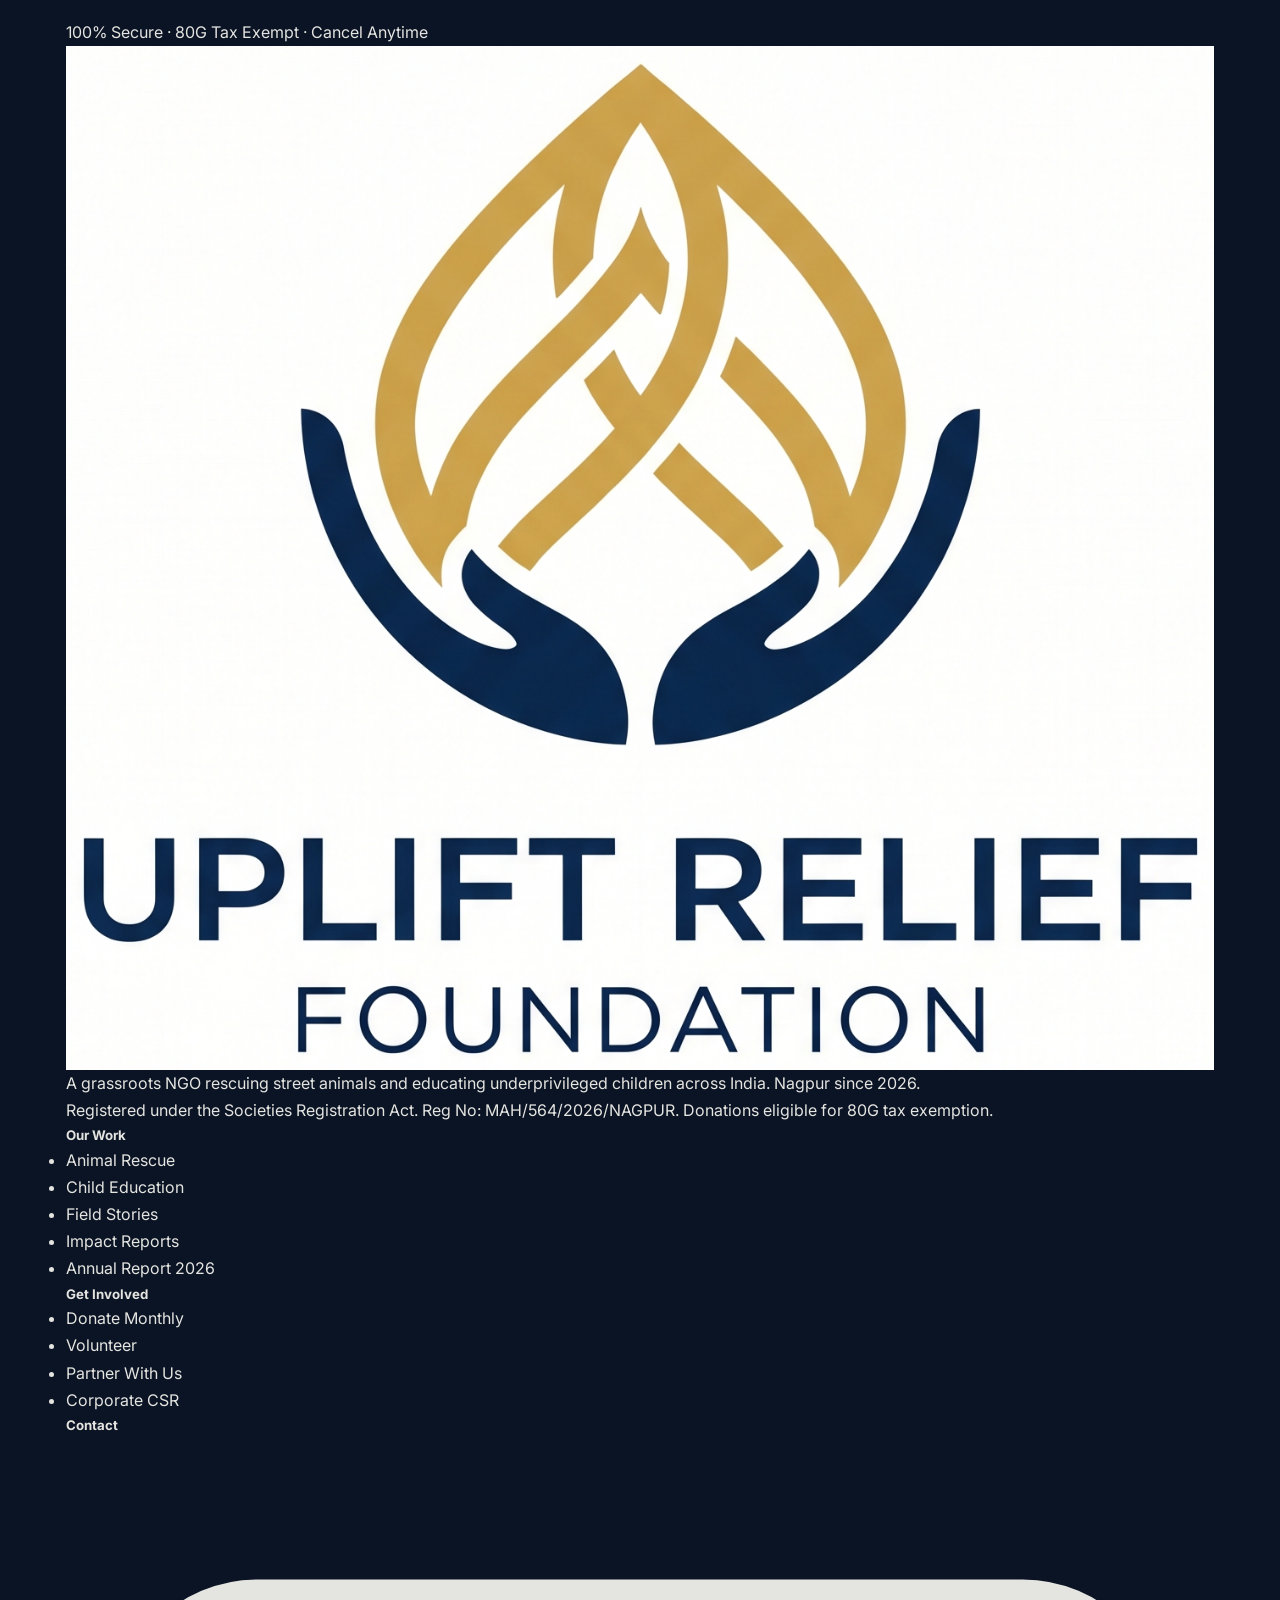
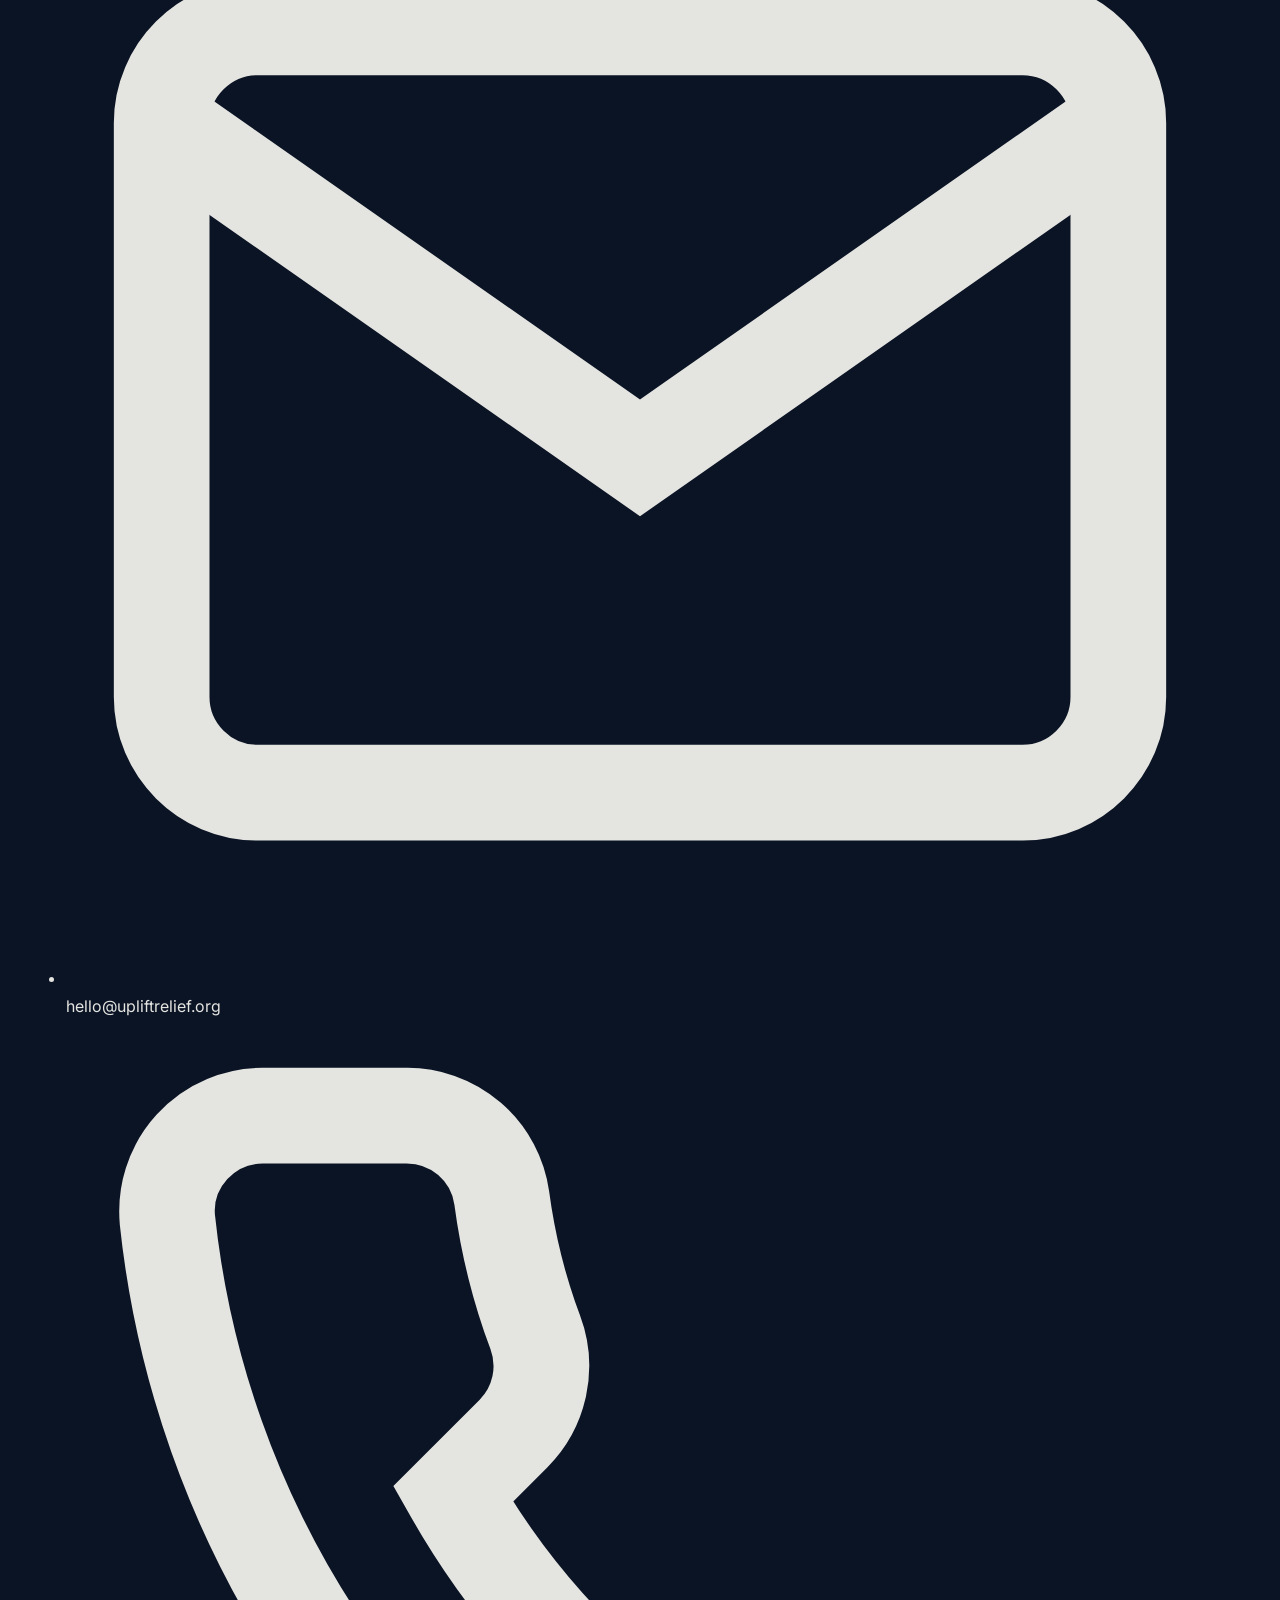
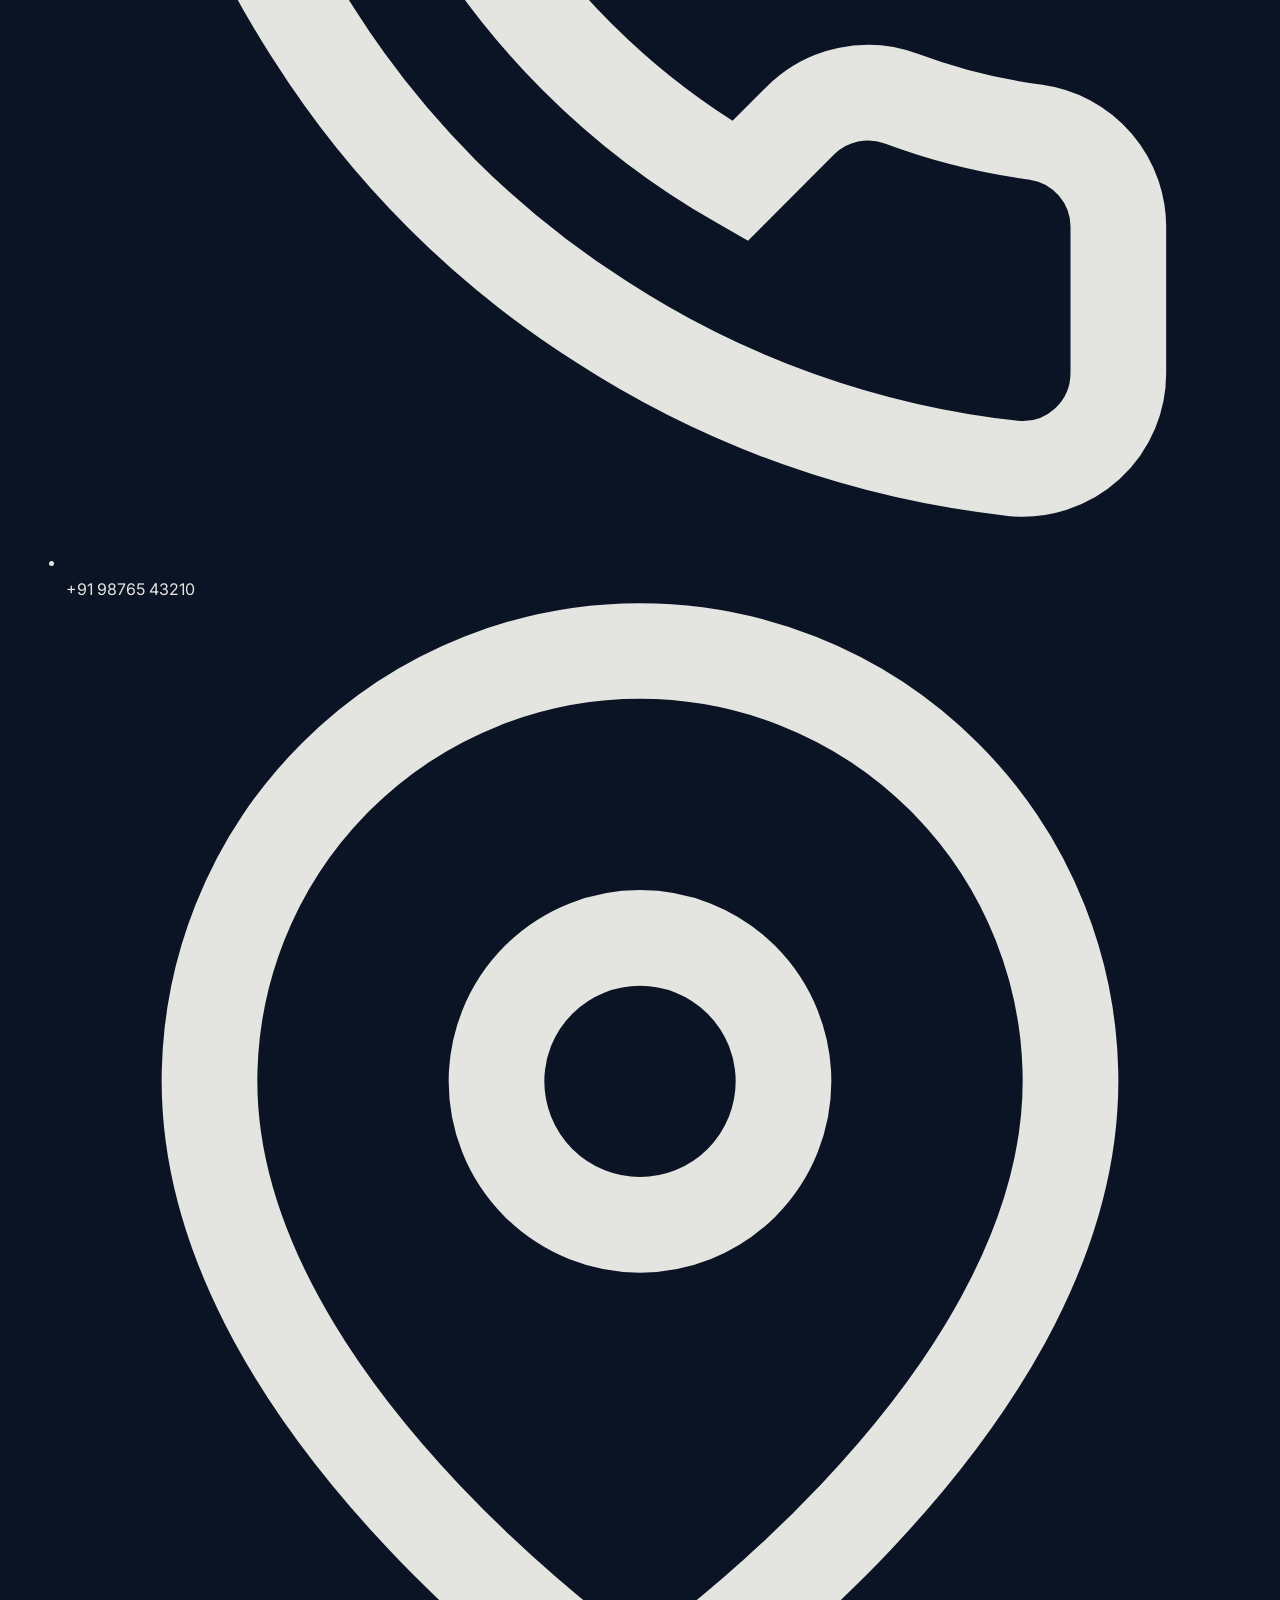
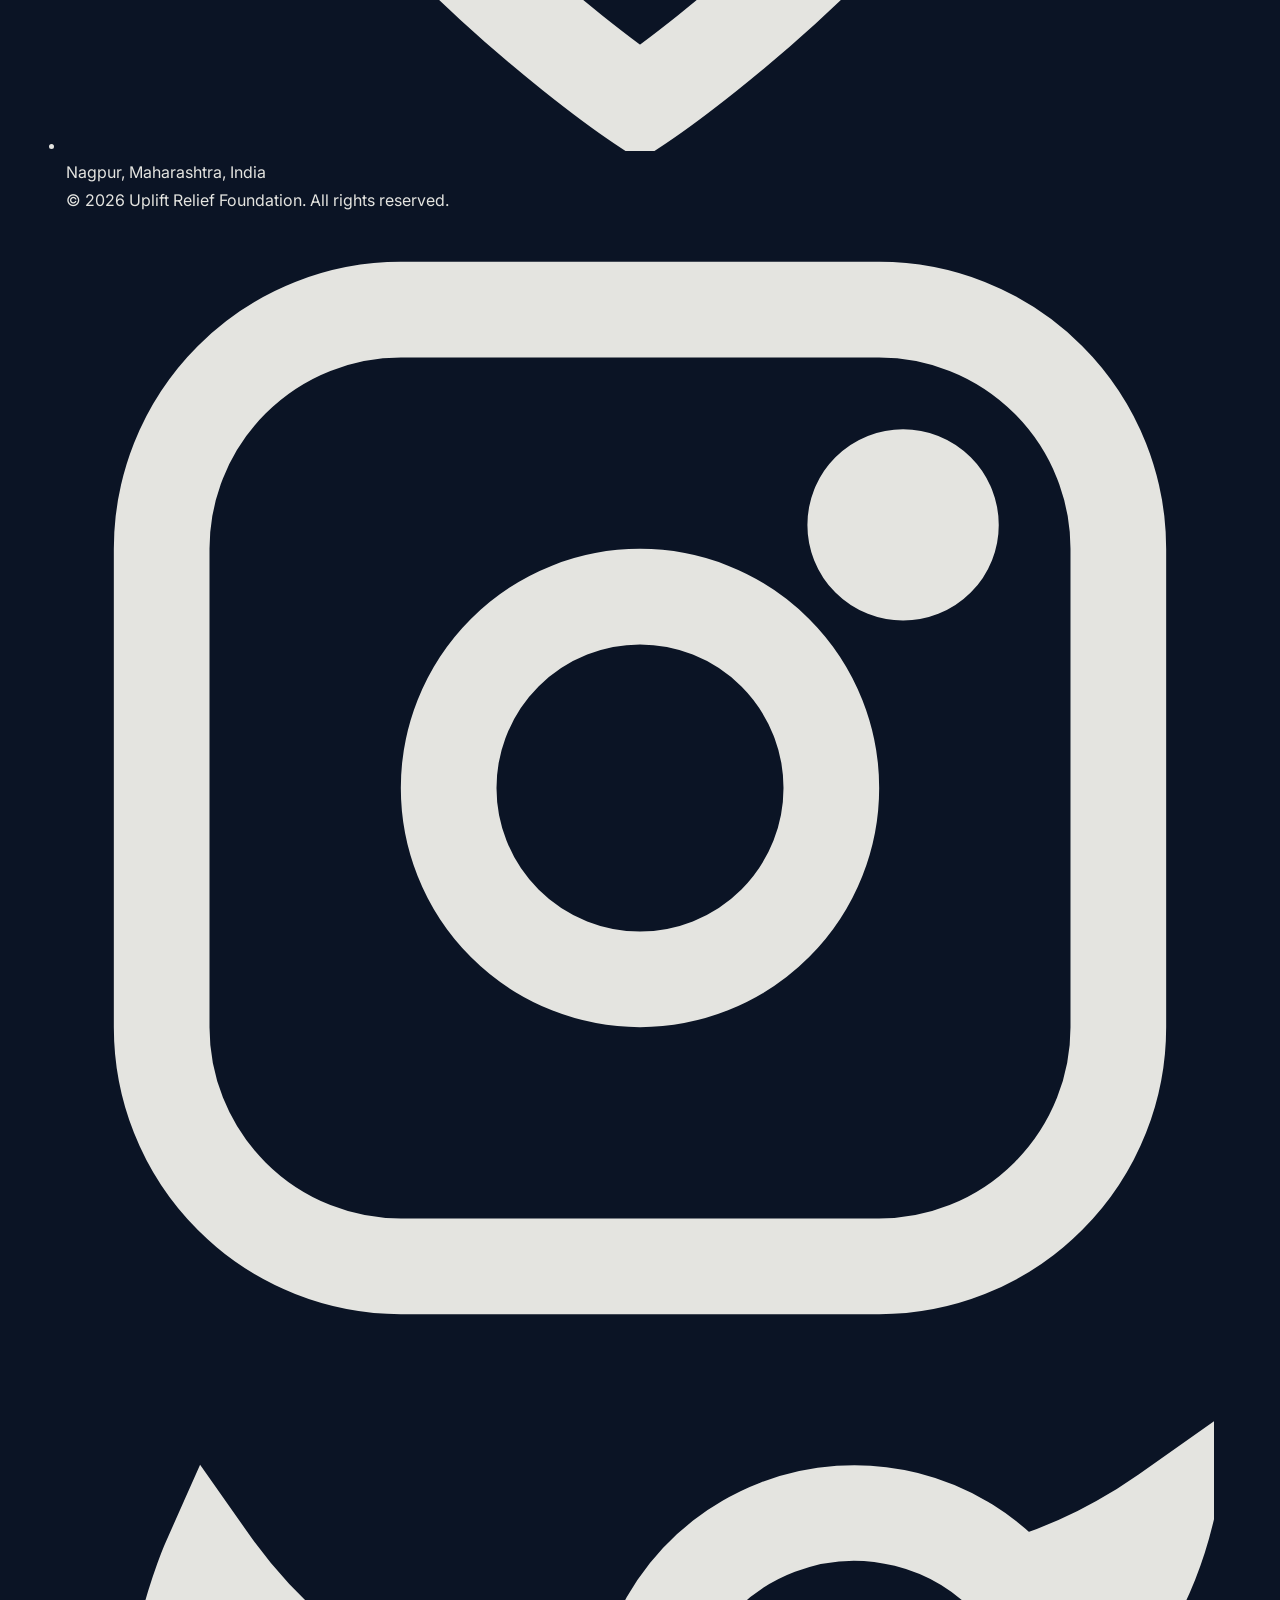
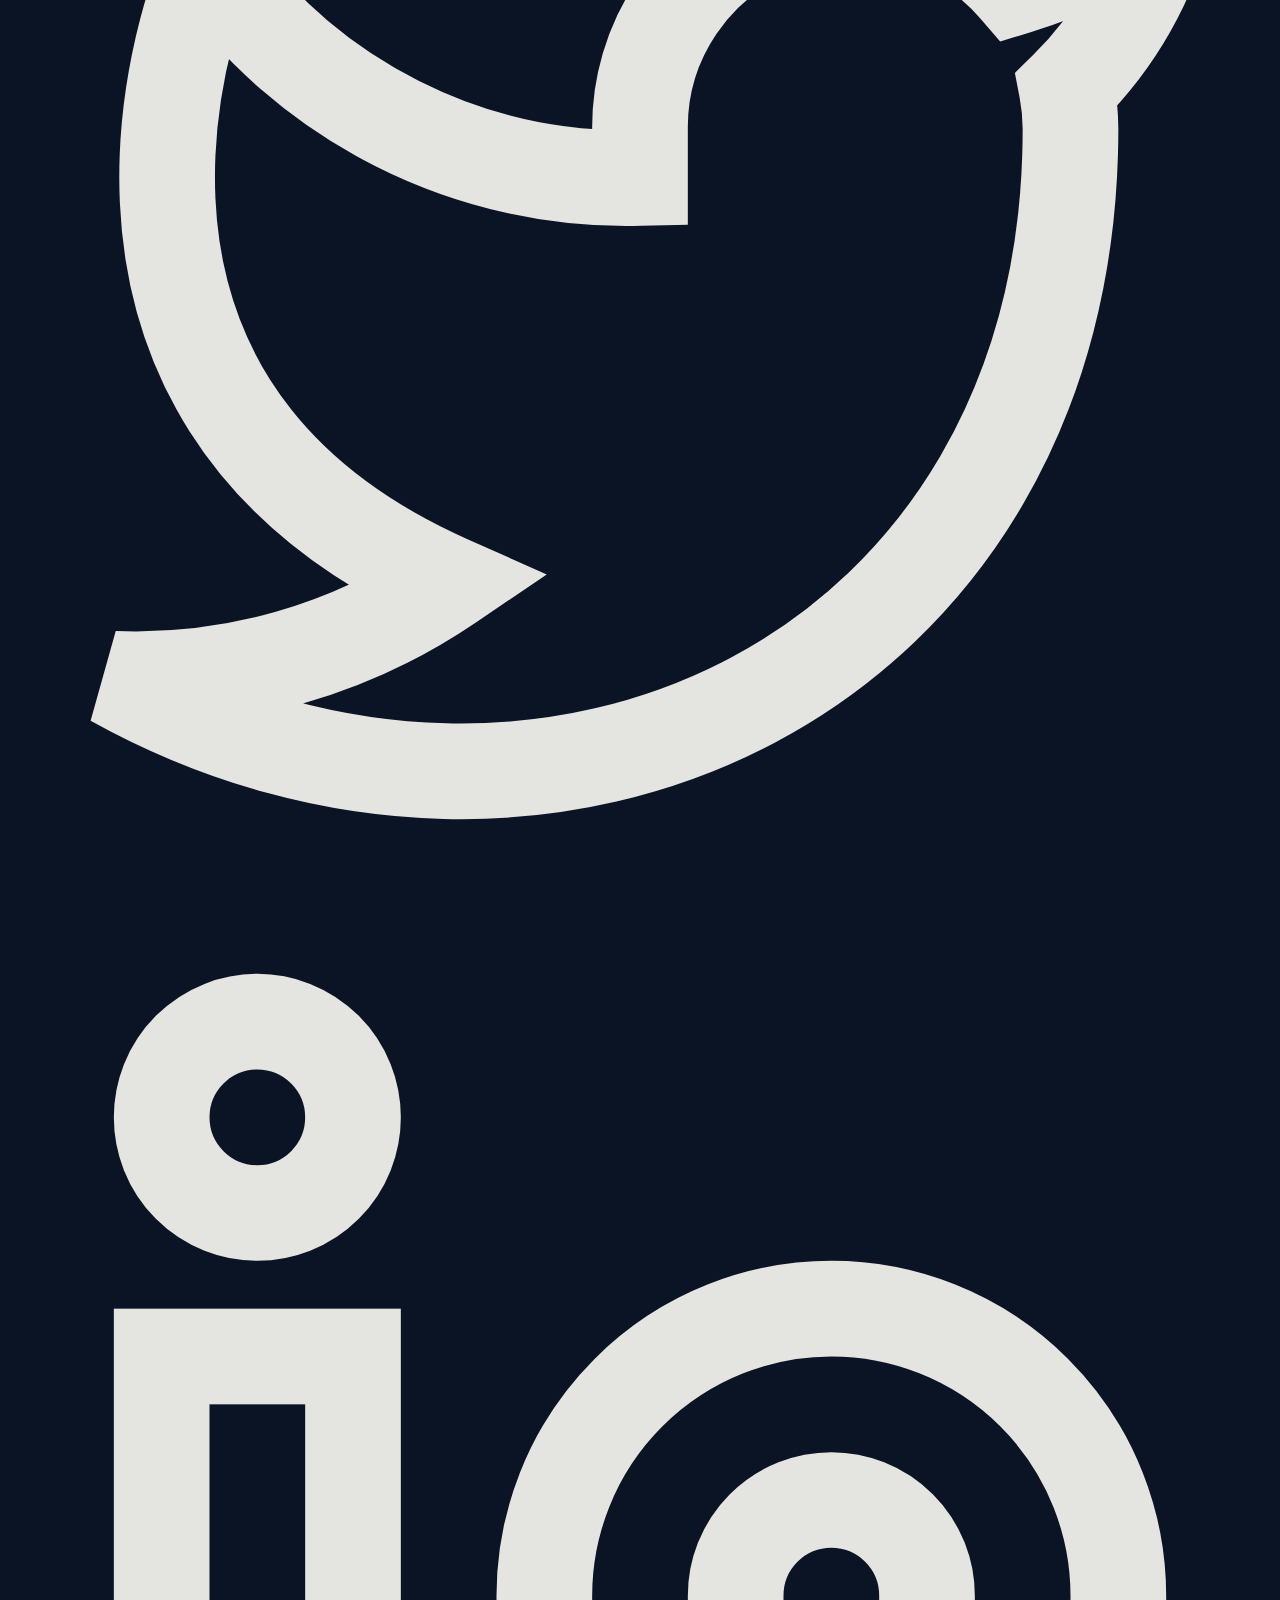
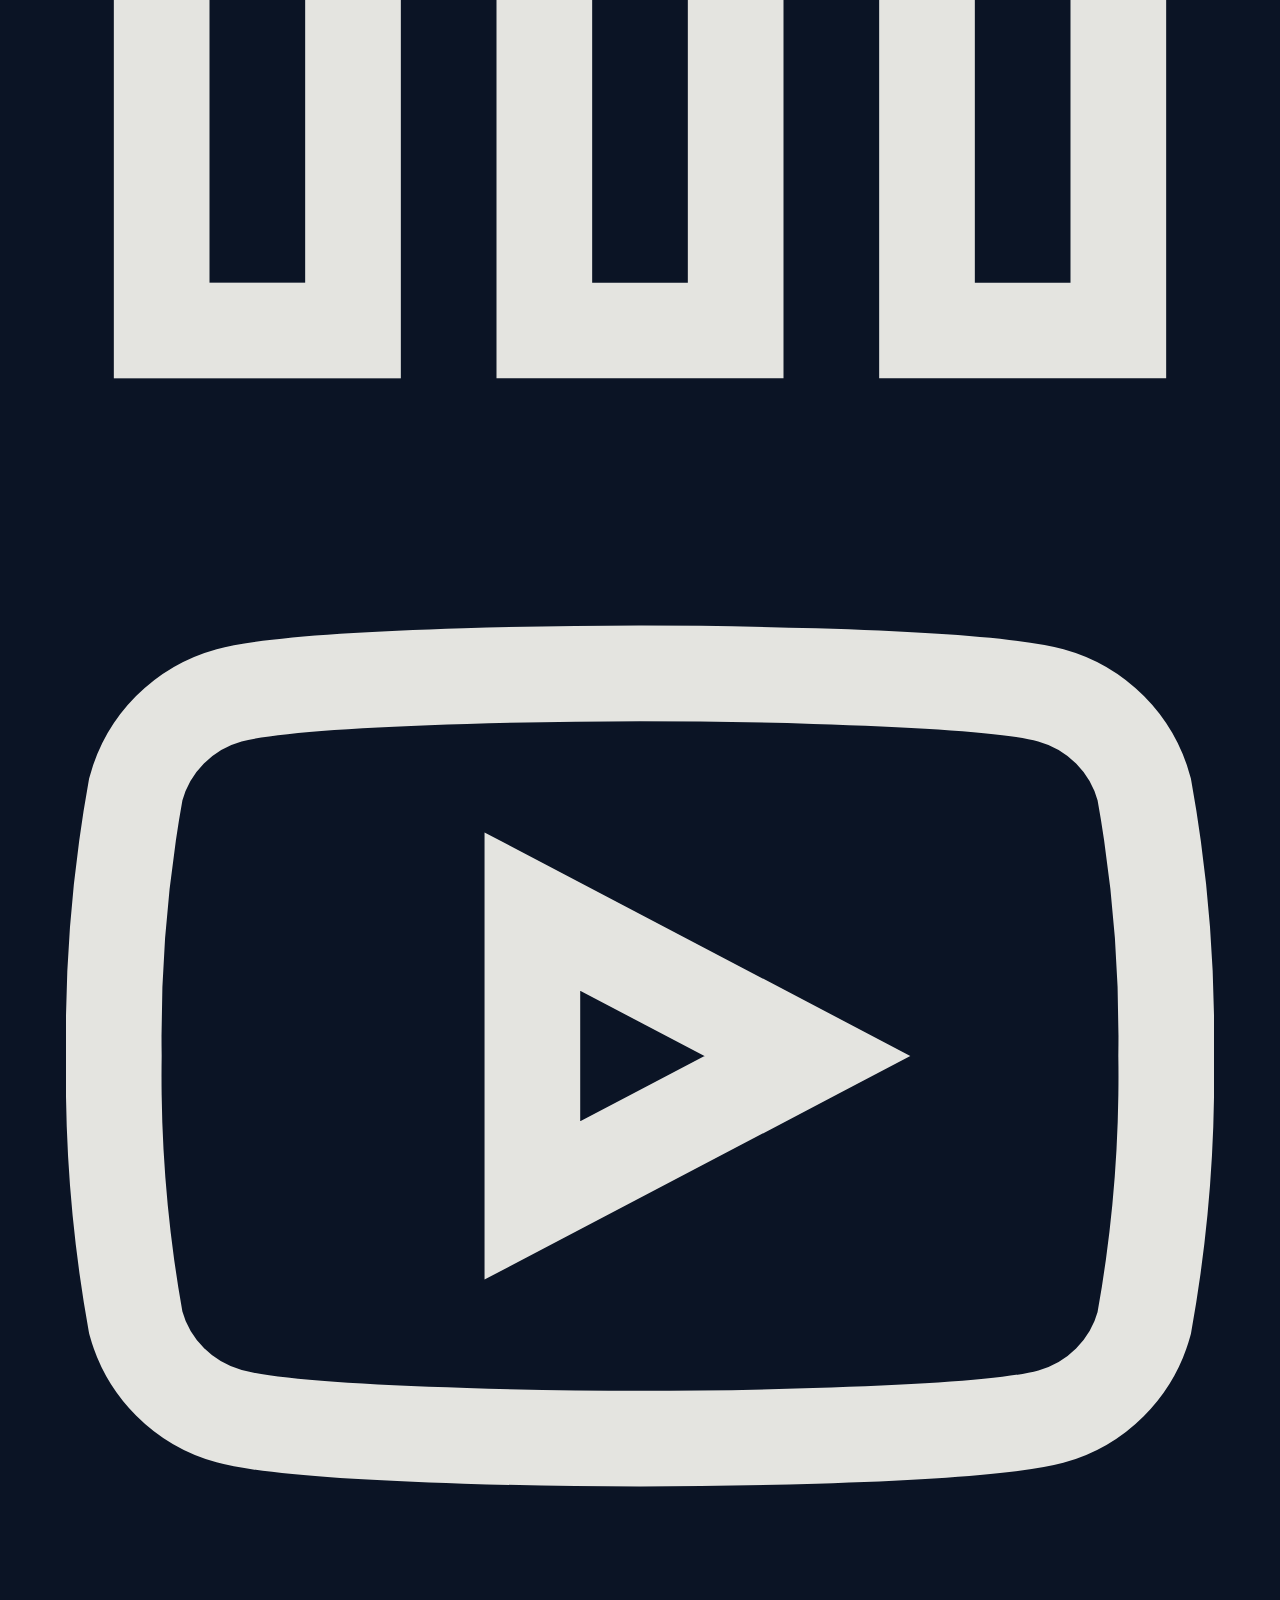
<file: impact.html>
<!DOCTYPE html>
<html lang="en">
<head>
<meta charset="UTF-8"><meta name="viewport" content="width=device-width,initial-scale=1.0">
<title>Impact & Transparency | Uplift Relief Foundation</title>
<meta name="description" content="We rescue injured street dogs and provide free education for underprivileged children across Nagpur. 100% transparent, grassroots NGO.">
<link rel="stylesheet" href="style.css">
</head>
<body>

<nav class="nav" id="nav">
<div class="nav-inner">
  <a href="index.html" class="nav-logo"><img src="logo_horizontal.png" alt="Uplift Relief Foundation"></a>
  <div class="nav-menu">
    <a href="index.html">Home</a><a href="about.html">About</a><a href="work.html">Our Work</a><a href="impact.html">Impact</a><a href="stories.html">Stories</a>
  </div>
    <div class="nav-cta">
    <a href="donate.html" class="btn btn-gold">Donate Now <svg viewBox="0 0 24 24" fill="none" stroke="currentColor" stroke-width="2"><path d="M5 12h14M12 5l7 7-7 7"/></svg></a>
  </div>
  <button class="hamburger" id="ham" aria-label="Menu"><span></span><span></span><span></span></button>
</div>
</nav>


<!-- PAGE HERO -->
<header class="page-hero">
  <img src="hero_dog.png" alt="Impact" class="page-hero-bg">
  <div class="wrap">
    <h1>Our <em>Impact</em></h1>
    <p>100% Financial Transparency</p>
  </div>
</header>
<!-- IMPACT — editorial offset -->
<section class="impact" id="impact">
<div class="wrap">
  <div class="impact-grid">
    <div class="impact-content reveal">
      <span class="eyebrow">100% Financial Transparency</span>
      <h2>You Deserve to Know <em>Everything</em></h2>
      <p class="body-lg">Every rupee you donate is tracked, audited, and directed to the field. We publish annual reports and monthly breakdowns so you always know where your money goes.</p>
      <div class="impact-numbers">
        <div class="impact-num"><strong data-target="2400">0+</strong><span>Animals Rescued</span></div>
        <div class="impact-num"><strong data-target="1850">0+</strong><span>Children Enrolled</span></div>
        <div class="impact-num"><strong>₹38L+</strong><span>Aid Delivered</span></div>
        <div class="impact-num"><strong>48+</strong><span>Cities Reached</span></div>
      </div>
    </div>
    <div class="impact-visual reveal reveal-d1">
      <div class="impact-visual-img"><img src="hero_dog.png" alt="Rescued dog at shelter"></div>
      <div class="trust-badge-float">
        <svg viewBox="0 0 24 24" fill="none" stroke="currentColor" stroke-width="2"><path d="M12 22s8-4 8-10V5l-8-3-8 3v7c0 6 8 10 8 10z"/></svg>
        <div><strong>Govt. Registered NGO</strong><small>Reg No: MAH/564/2026/NAGPUR</small></div>
      </div>
    </div>
  </div>
</div>
</section>

<!-- BREAKDOWN -->
<section class="breakdown">
<div class="wrap"><div class="breakdown-inner">
  <div class="breakdown-head reveal">
    <span class="eyebrow">Where Your Money Goes</span>
    <h2>Every Rupee, <em>Accounted For</em></h2>
    <p class="body-lg">Radical transparency. Here's exactly how your donation is allocated.</p>
  </div>
  <div class="breakdown-cards">
    <div class="bd-card reveal"><div class="bd-pct">72%</div><h4>Direct Field Work</h4><p>Rescue operations, veterinary care, educational supplies, scholarships.</p></div>
    <div class="bd-card reveal reveal-d1"><div class="bd-pct">18%</div><h4>Programs &amp; Growth</h4><p>New centres, volunteer training, outreach, awareness campaigns.</p></div>
    <div class="bd-card reveal reveal-d2"><div class="bd-pct">10%</div><h4>Operations</h4><p>Admin, legal compliance, auditing, technology.</p></div>
  </div>
</div></div>
</section>

<!-- CTA — full-bleed emotional -->
<section class="cta" id="donate">
<img src="hero_children.png" alt="Children learning" class="cta-bg">
<div class="wrap">
  <div class="cta-inner reveal">
    <span class="eyebrow">Make a Real Difference</span>
    <h2>Don't Just Watch.<br><em>Act Now.</em></h2>
    <p>Your monthly contribution ensures we never say "no" to an emergency rescue call or a child wanting to learn.</p>
    <div class="cta-actions">
      <a href="donate.html" class="btn btn-gold btn-lg">Become a Monthly Donor <svg viewBox="0 0 24 24" fill="none" stroke="currentColor" stroke-width="2"><path d="M5 12h14M12 5l7 7-7 7"/></svg></a>
      <a href="donate.html" class="btn btn-ghost">Save an Injured Animal Today</a>
      <div class="cta-secure"><svg viewBox="0 0 24 24" fill="none" stroke="currentColor" stroke-width="2"><rect x="3" y="11" width="18" height="11" rx="2"/><path d="M7 11V7a5 5 0 0 1 10 0v4"/></svg>100% Secure · 80G Tax Exempt · Cancel Anytime</div>
    </div>
  </div>
</div>
</section>

<!-- FOOTER -->
<footer class="footer" id="contact">
<div class="wrap">
  <div class="footer-main">
    <div class="footer-brand">
      <img src="logo_stacked.png" alt="Uplift Relief Foundation">
      <p>A grassroots NGO rescuing street animals and educating underprivileged children across India. Nagpur since 2026.</p>
      <div class="footer-trust"><p>Registered under the Societies Registration Act. Reg No: MAH/564/2026/NAGPUR. Donations eligible for 80G tax exemption.</p></div>
    </div>
    <div class="footer-col"><h5>Our Work</h5><ul><li><a href="work.html">Animal Rescue</a></li><li><a href="work.html">Child Education</a></li><li><a href="stories.html">Field Stories</a></li><li><a href="impact.html">Impact Reports</a></li><li><a href="#">Annual Report 2026</a></li></ul></div>
    <div class="footer-col"><h5>Get Involved</h5><ul><li><a href="donate.html">Donate Monthly</a></li><li><a href="#">Volunteer</a></li><li><a href="#">Partner With Us</a></li><li><a href="#">Corporate CSR</a></li></ul></div>
    <div class="footer-col footer-contact"><h5>Contact</h5><ul>
      <li><svg viewBox="0 0 24 24" fill="none" stroke="currentColor" stroke-width="2"><path d="M4 4h16c1.1 0 2 .9 2 2v12c0 1.1-.9 2-2 2H4c-1.1 0-2-.9-2-2V6c0-1.1.9-2 2-2z"/><polyline points="22,6 12,13 2,6"/></svg><a href="mailto:hello@upliftrelief.org">hello@upliftrelief.org</a></li>
      <li><svg viewBox="0 0 24 24" fill="none" stroke="currentColor" stroke-width="2"><path d="M22 16.92v3a2 2 0 0 1-2.18 2 19.79 19.79 0 0 1-8.63-3.07 19.5 19.5 0 0 1-6-6 19.79 19.79 0 0 1-3.07-8.67A2 2 0 0 1 4.11 2h3a2 2 0 0 1 2 1.72c.127.96.361 1.903.7 2.81a2 2 0 0 1-.45 2.11L8.09 9.91a16 16 0 0 0 6 6l1.27-1.27a2 2 0 0 1 2.11-.45c.907.339 1.85.573 2.81.7A2 2 0 0 1 22 16.92z"/></svg><a href="tel:+919876543210">+91 98765 43210</a></li>
      <li><svg viewBox="0 0 24 24" fill="none" stroke="currentColor" stroke-width="2"><path d="M21 10c0 7-9 13-9 13s-9-6-9-13a9 9 0 0 1 18 0z"/><circle cx="12" cy="10" r="3"/></svg><span>Nagpur, Maharashtra, India</span></li>
    </ul></div>
  </div>
  <div class="footer-bottom">
    <p>&copy; 2026 Uplift Relief Foundation. All rights reserved.</p>
    <div class="socials">
      <a href="#" aria-label="Instagram"><svg viewBox="0 0 24 24" fill="none" stroke="currentColor" stroke-width="2"><rect x="2" y="2" width="20" height="20" rx="5"/><circle cx="12" cy="12" r="4"/><circle cx="17.5" cy="6.5" r="1" fill="currentColor"/></svg></a>
      <a href="#" aria-label="Twitter"><svg viewBox="0 0 24 24" fill="none" stroke="currentColor" stroke-width="2"><path d="M23 3a10.9 10.9 0 0 1-3.14 1.53 4.48 4.48 0 0 0-7.86 3v1A10.66 10.66 0 0 1 3 4s-4 9 5 13a11.64 11.64 0 0 1-7 2c9 5 20 0 20-11.5a4.5 4.5 0 0 0-.08-.83A7.72 7.72 0 0 0 23 3z"/></svg></a>
      <a href="#" aria-label="LinkedIn"><svg viewBox="0 0 24 24" fill="none" stroke="currentColor" stroke-width="2"><path d="M16 8a6 6 0 0 1 6 6v7h-4v-7a2 2 0 0 0-4 0v7h-4v-7a6 6 0 0 1 6-6z"/><rect x="2" y="9" width="4" height="12"/><circle cx="4" cy="4" r="2"/></svg></a>
      <a href="#" aria-label="YouTube"><svg viewBox="0 0 24 24" fill="none" stroke="currentColor" stroke-width="2"><path d="M22.54 6.42a2.78 2.78 0 0 0-1.95-1.96C18.88 4 12 4 12 4s-6.88 0-8.59.46a2.78 2.78 0 0 0-1.95 1.96A29 29 0 0 0 1 12a29 29 0 0 0 .46 5.58 2.78 2.78 0 0 0 1.95 1.95C5.12 20 12 20 12 20s6.88 0 8.59-.46a2.78 2.78 0 0 0 1.95-1.95A29 29 0 0 0 23 12a29 29 0 0 0-.46-5.58z"/><polygon points="9.75 15.02 15.5 12 9.75 8.98"/></svg></a>
    </div>
  </div>
</div>
</footer>

<script>
window.addEventListener('scroll',()=>{document.getElementById('nav').classList.toggle('scrolled',scrollY>40)});
document.getElementById('ham').addEventListener('click',function(){
  const m=document.querySelector('.nav-menu'),c=document.querySelector('.nav-cta'),o=m.style.display==='flex';
  if(o){m.style.cssText='';c.style.cssText=''}
  else{m.style.cssText='display:flex;flex-direction:column;position:absolute;top:100%;left:0;right:0;background:var(--bg);padding:1.5rem 2rem;gap:1rem;box-shadow:0 12px 32px rgba(0,0,0,.3);z-index:99';c.style.cssText='display:flex;position:absolute;top:calc(100% + 180px);left:0;right:0;background:var(--bg);padding:0 2rem 1.5rem;z-index:99'}
});
const ro=new IntersectionObserver(e=>{e.forEach(el=>{if(el.isIntersecting){el.target.classList.add('visible');ro.unobserve(el.target)}})},{threshold:.12});
document.querySelectorAll('.reveal').forEach(el=>ro.observe(el));
const co=new IntersectionObserver(entries=>{entries.forEach(e=>{if(e.isIntersecting){e.target.querySelectorAll('[data-target]').forEach(el=>{const t=+el.dataset.target;let c=0,s=t/60;const i=setInterval(()=>{c=Math.min(c+s,t);el.textContent=Math.floor(c).toLocaleString()+'+';if(c>=t)clearInterval(i)},22)});co.unobserve(e.target)}})},{threshold:.3});
document.querySelectorAll('.impact-numbers').forEach(el=>co.observe(el));
</script>
</body>
</html>
</file>
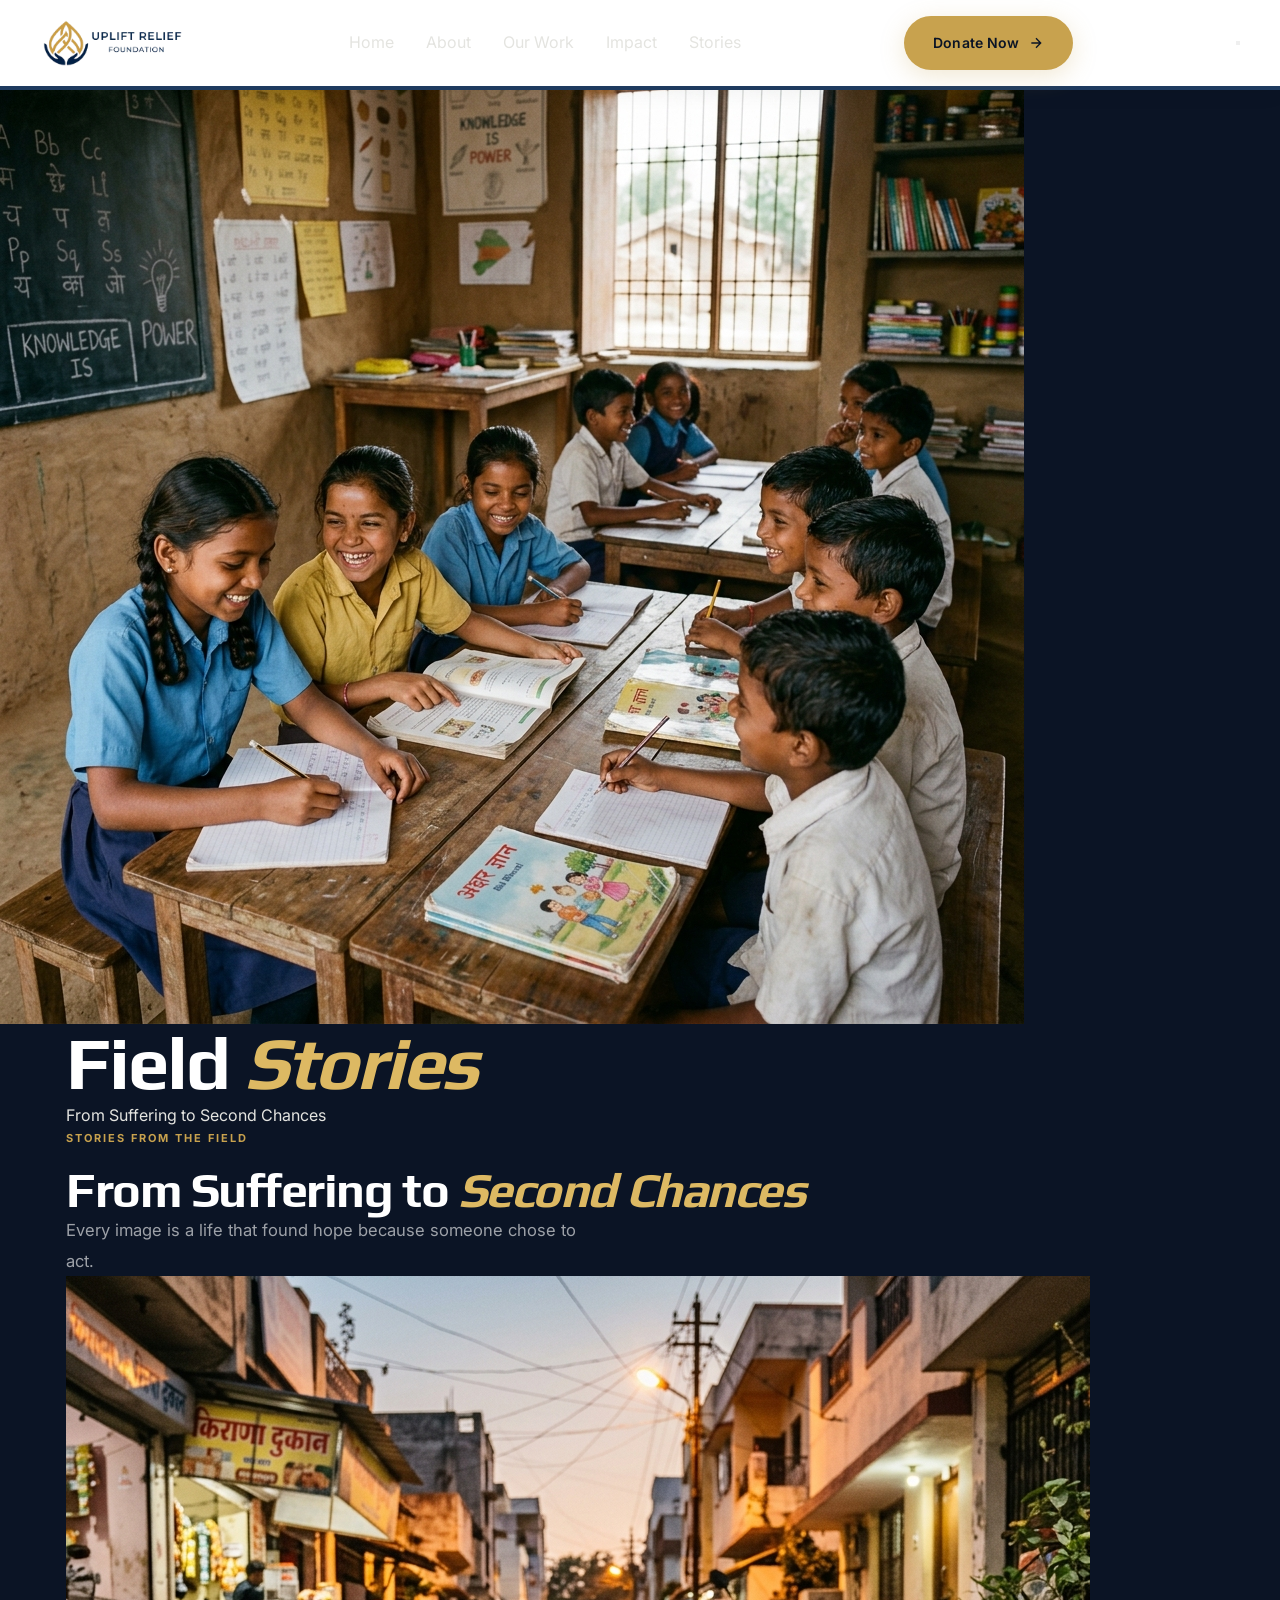
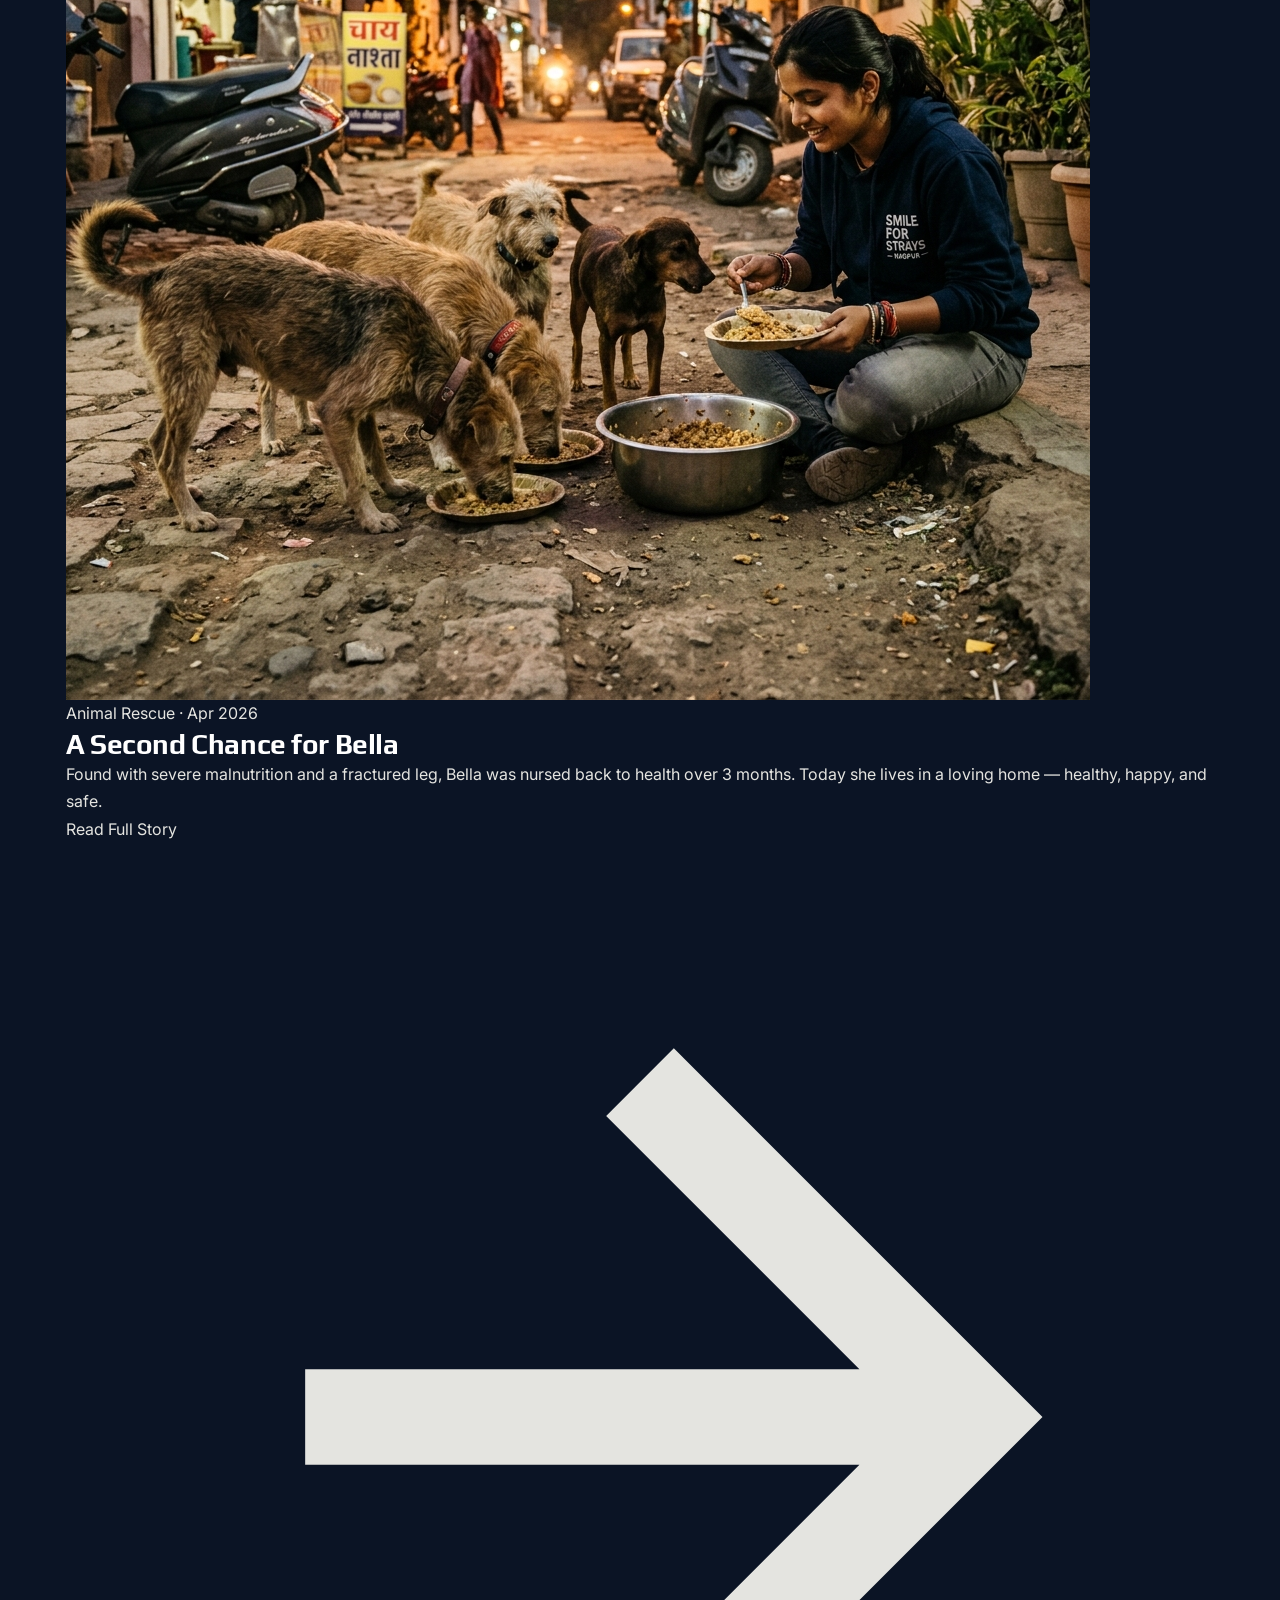
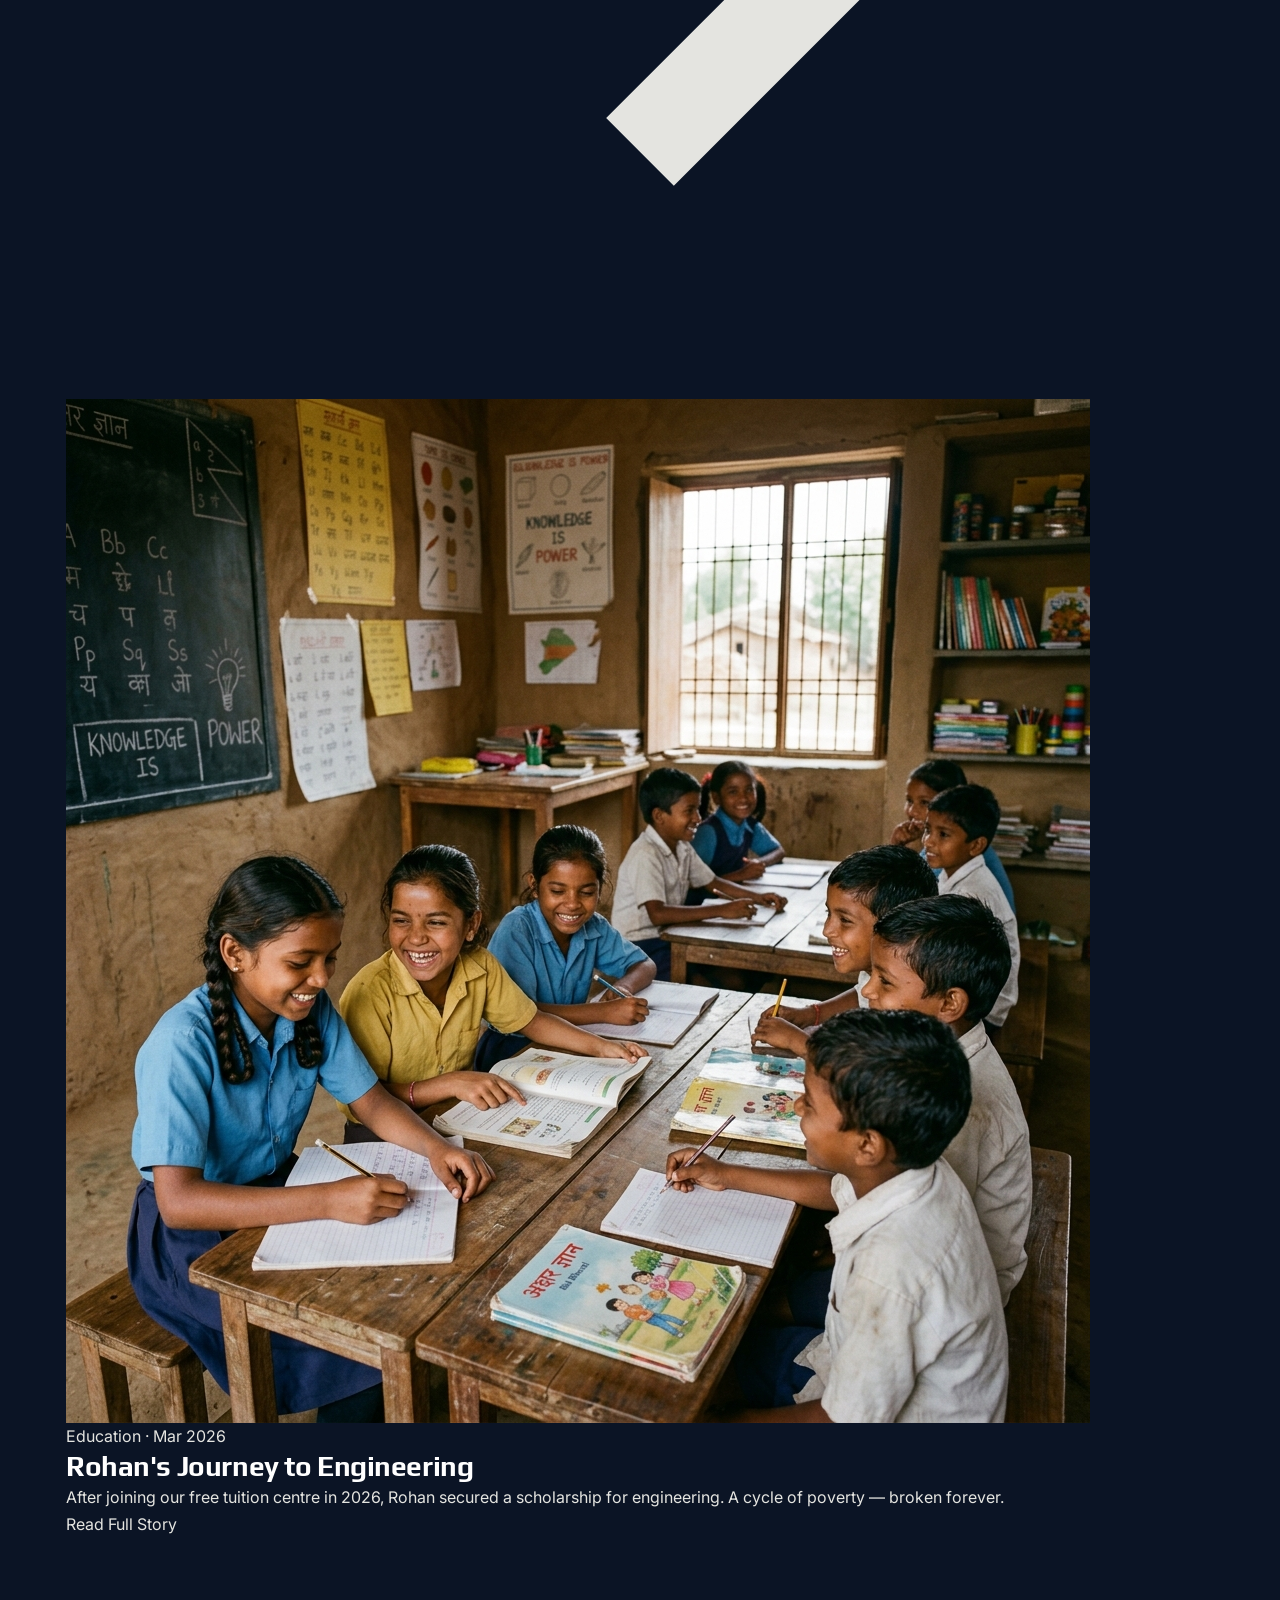
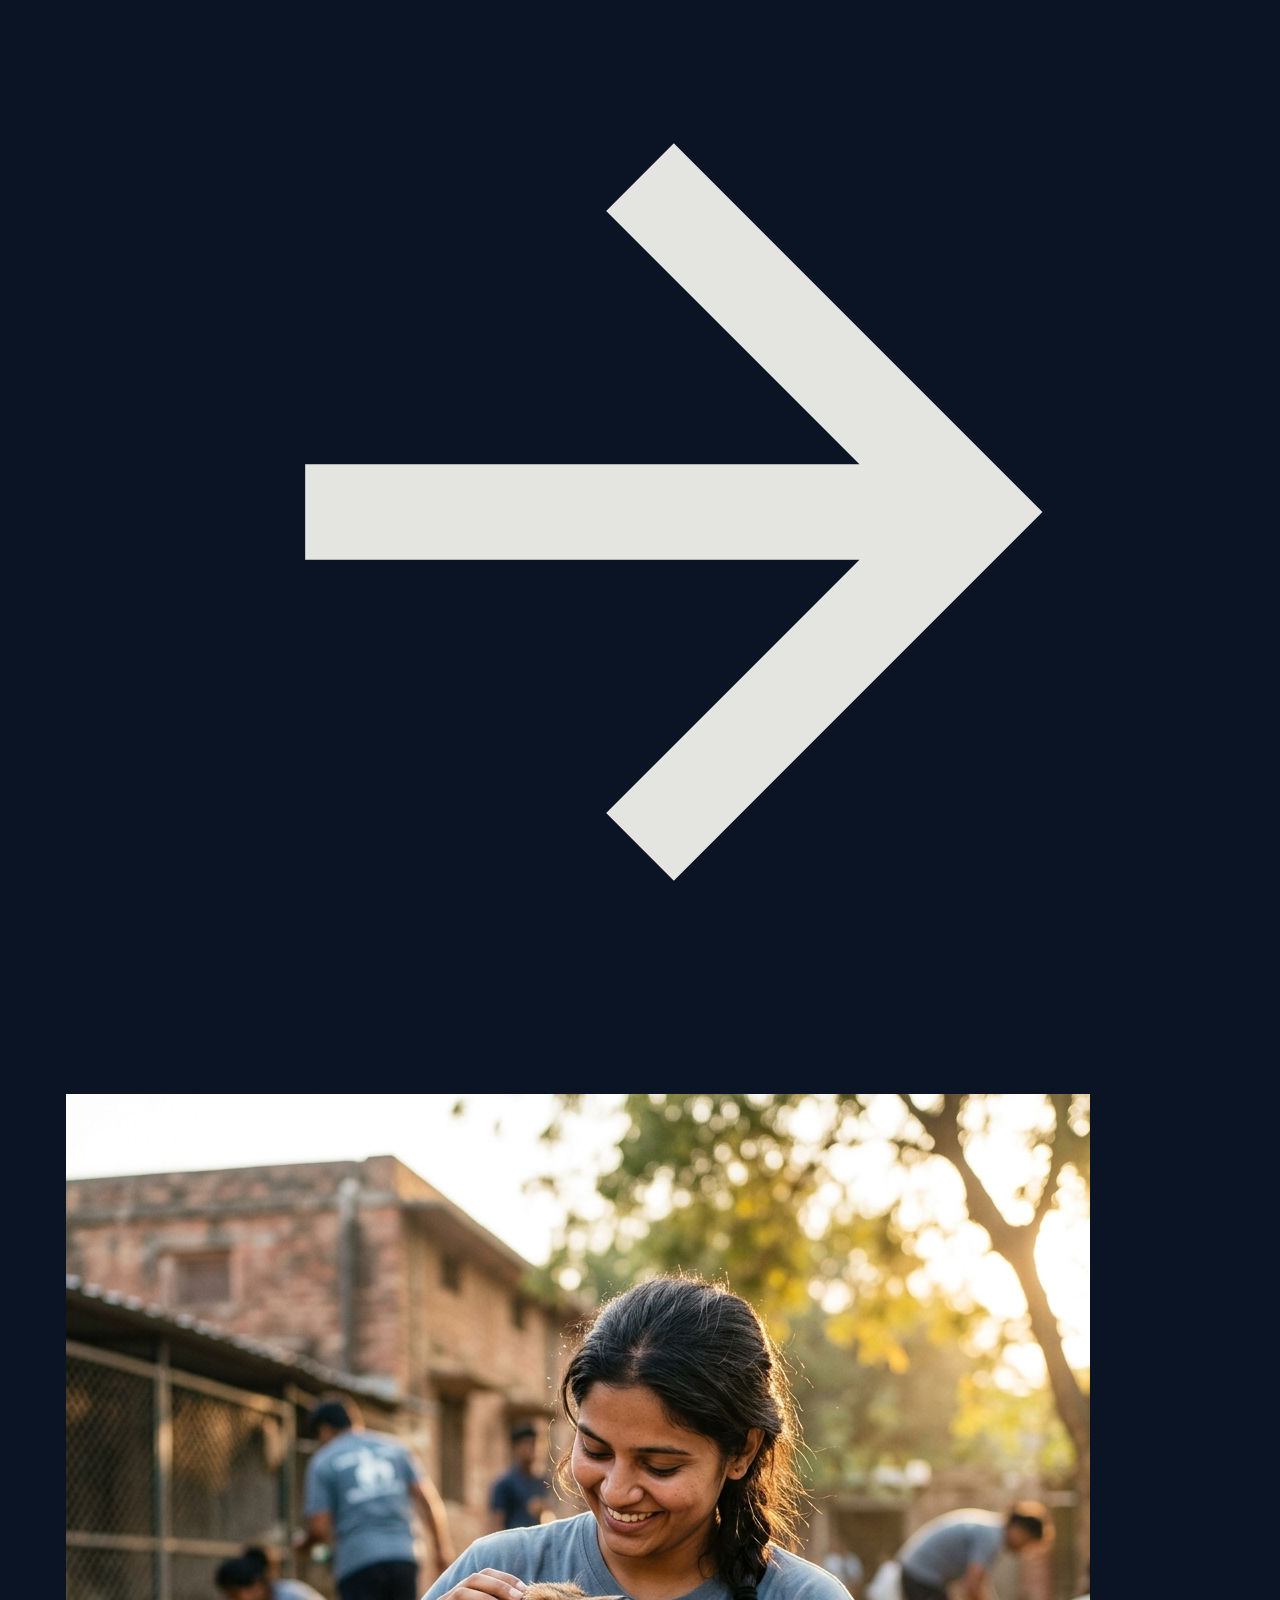
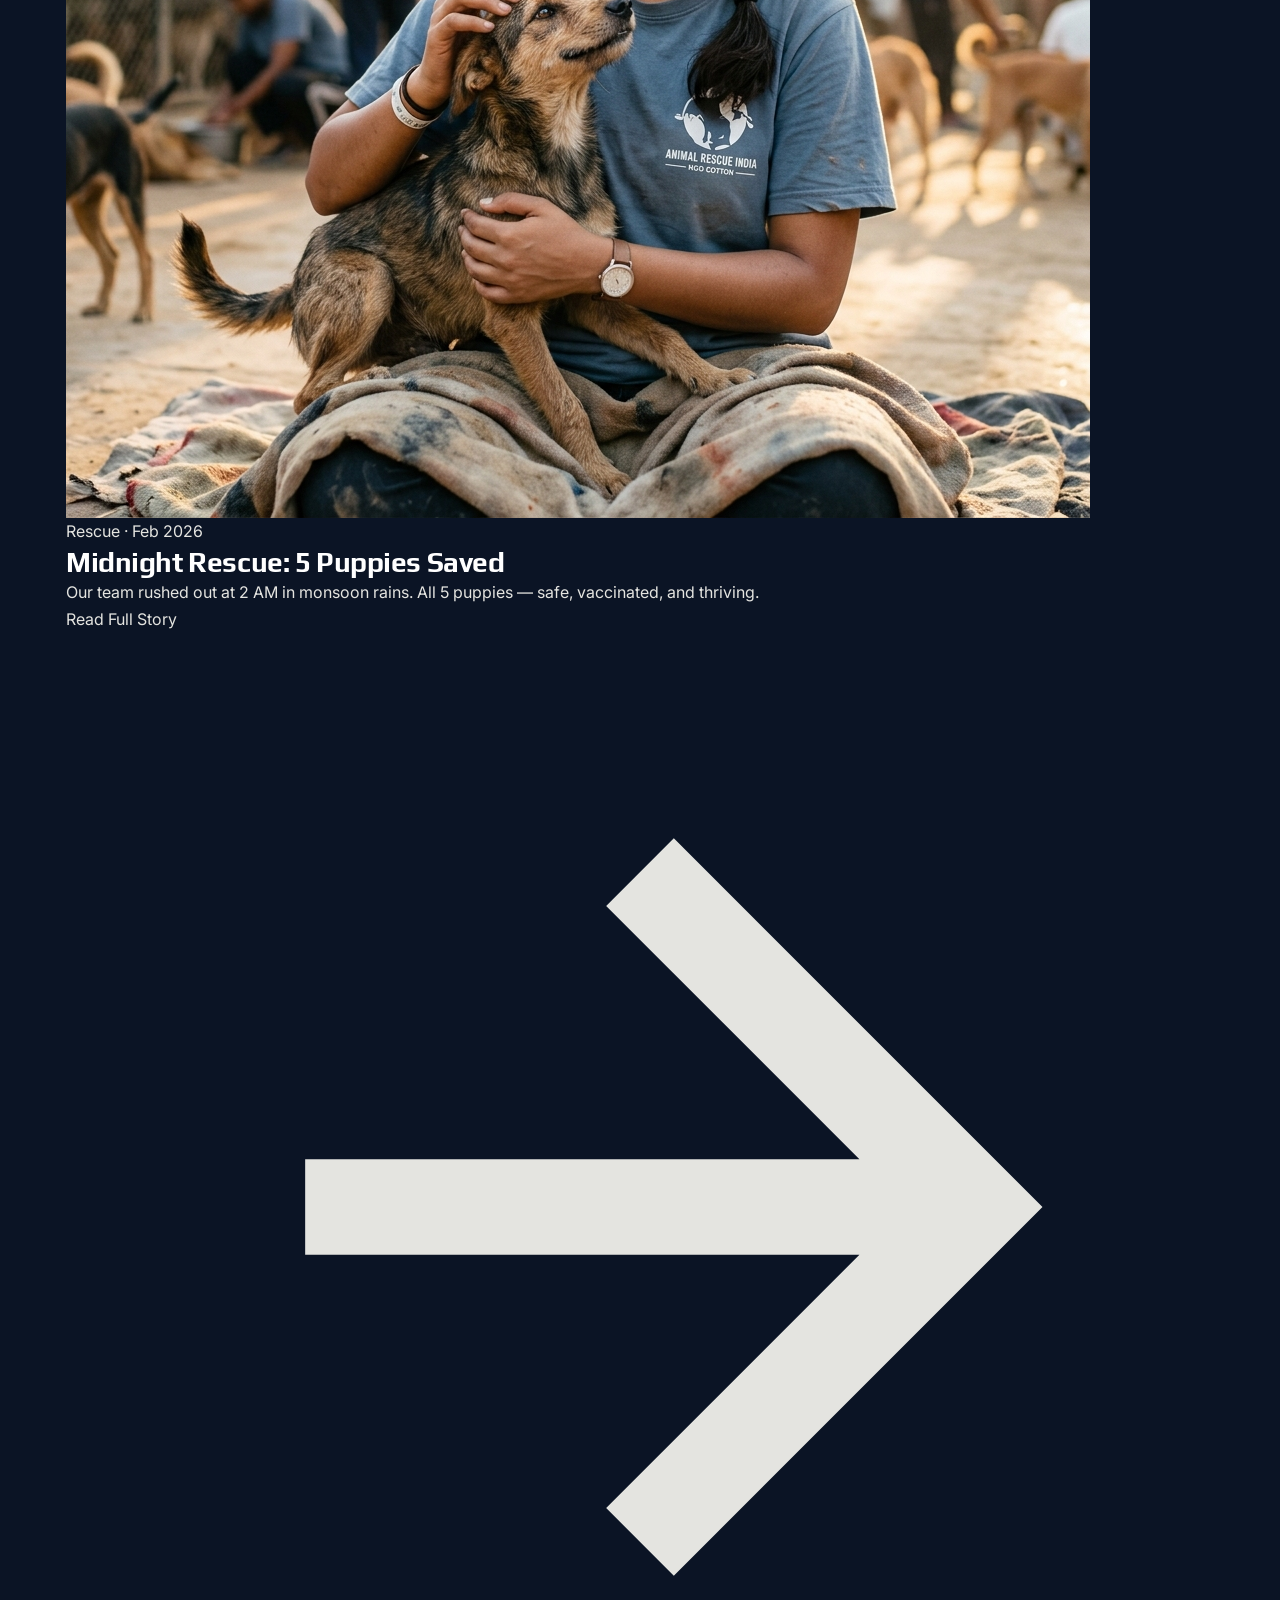
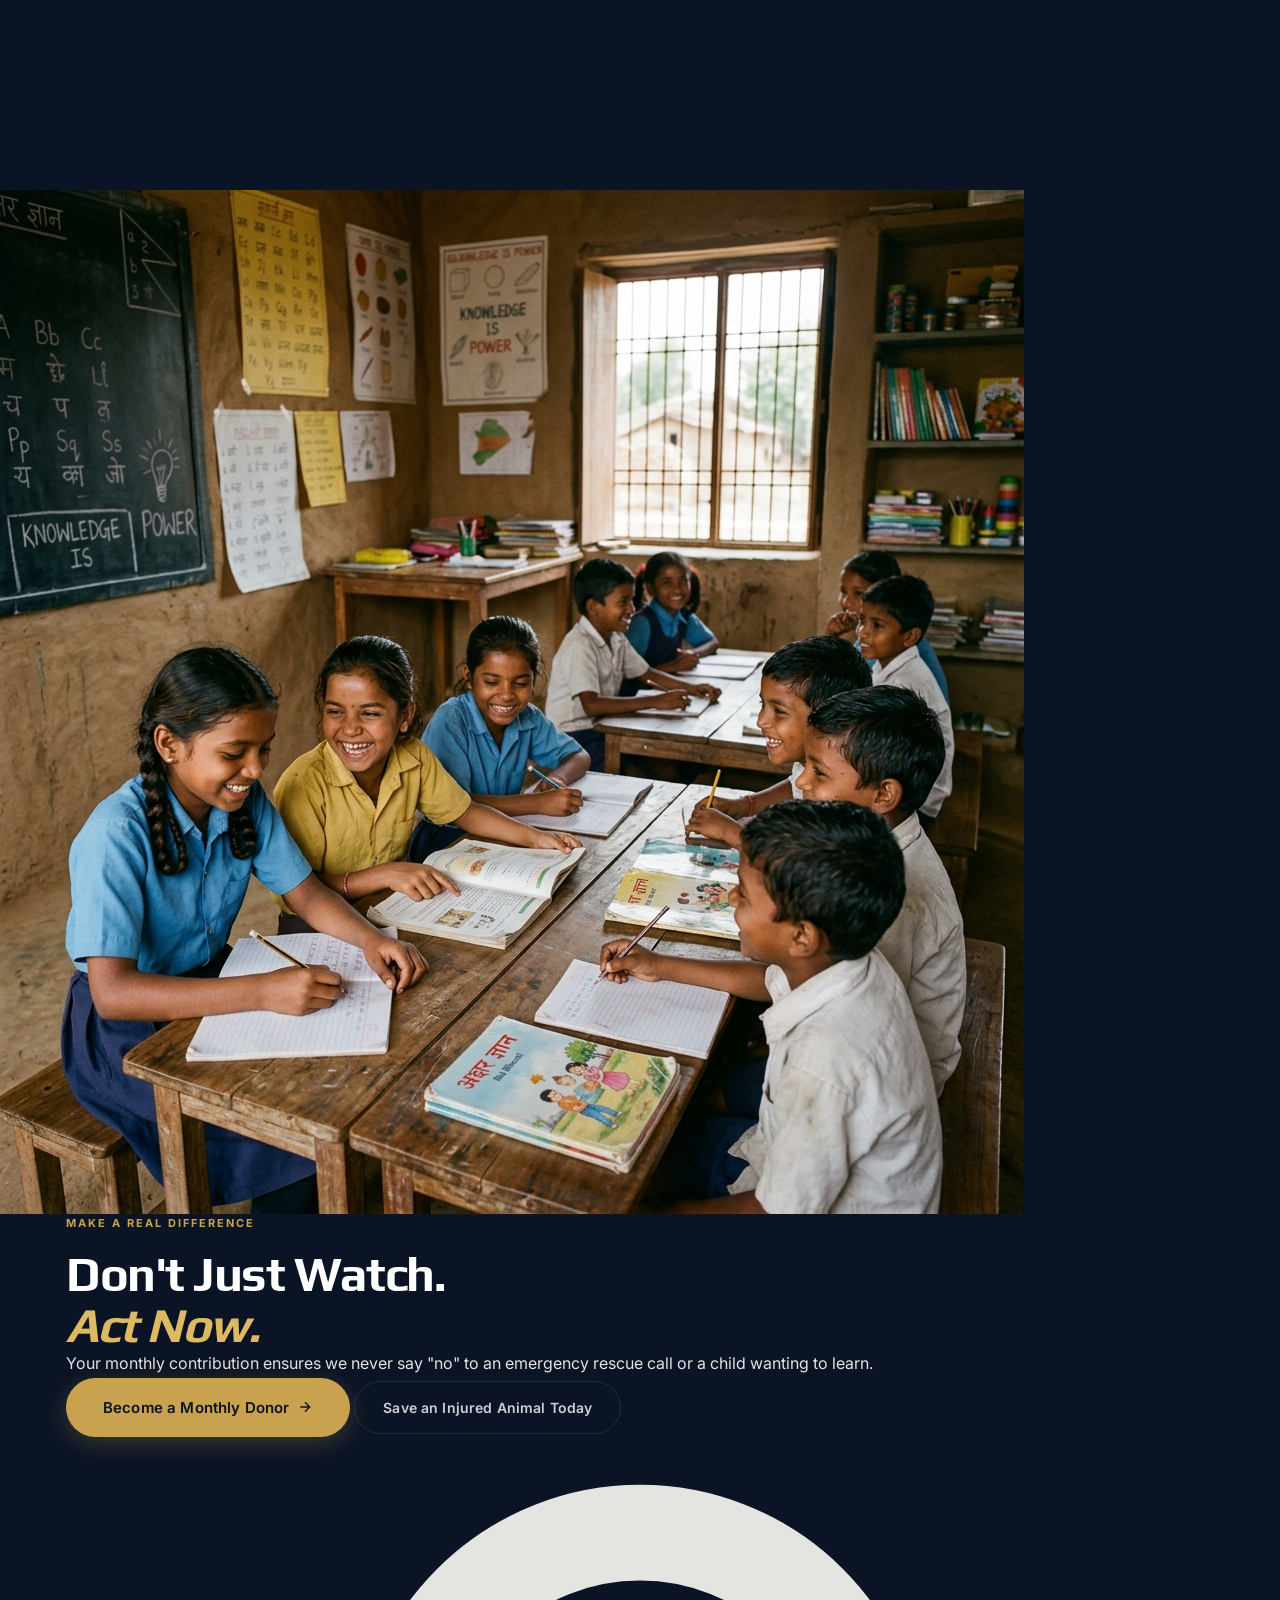
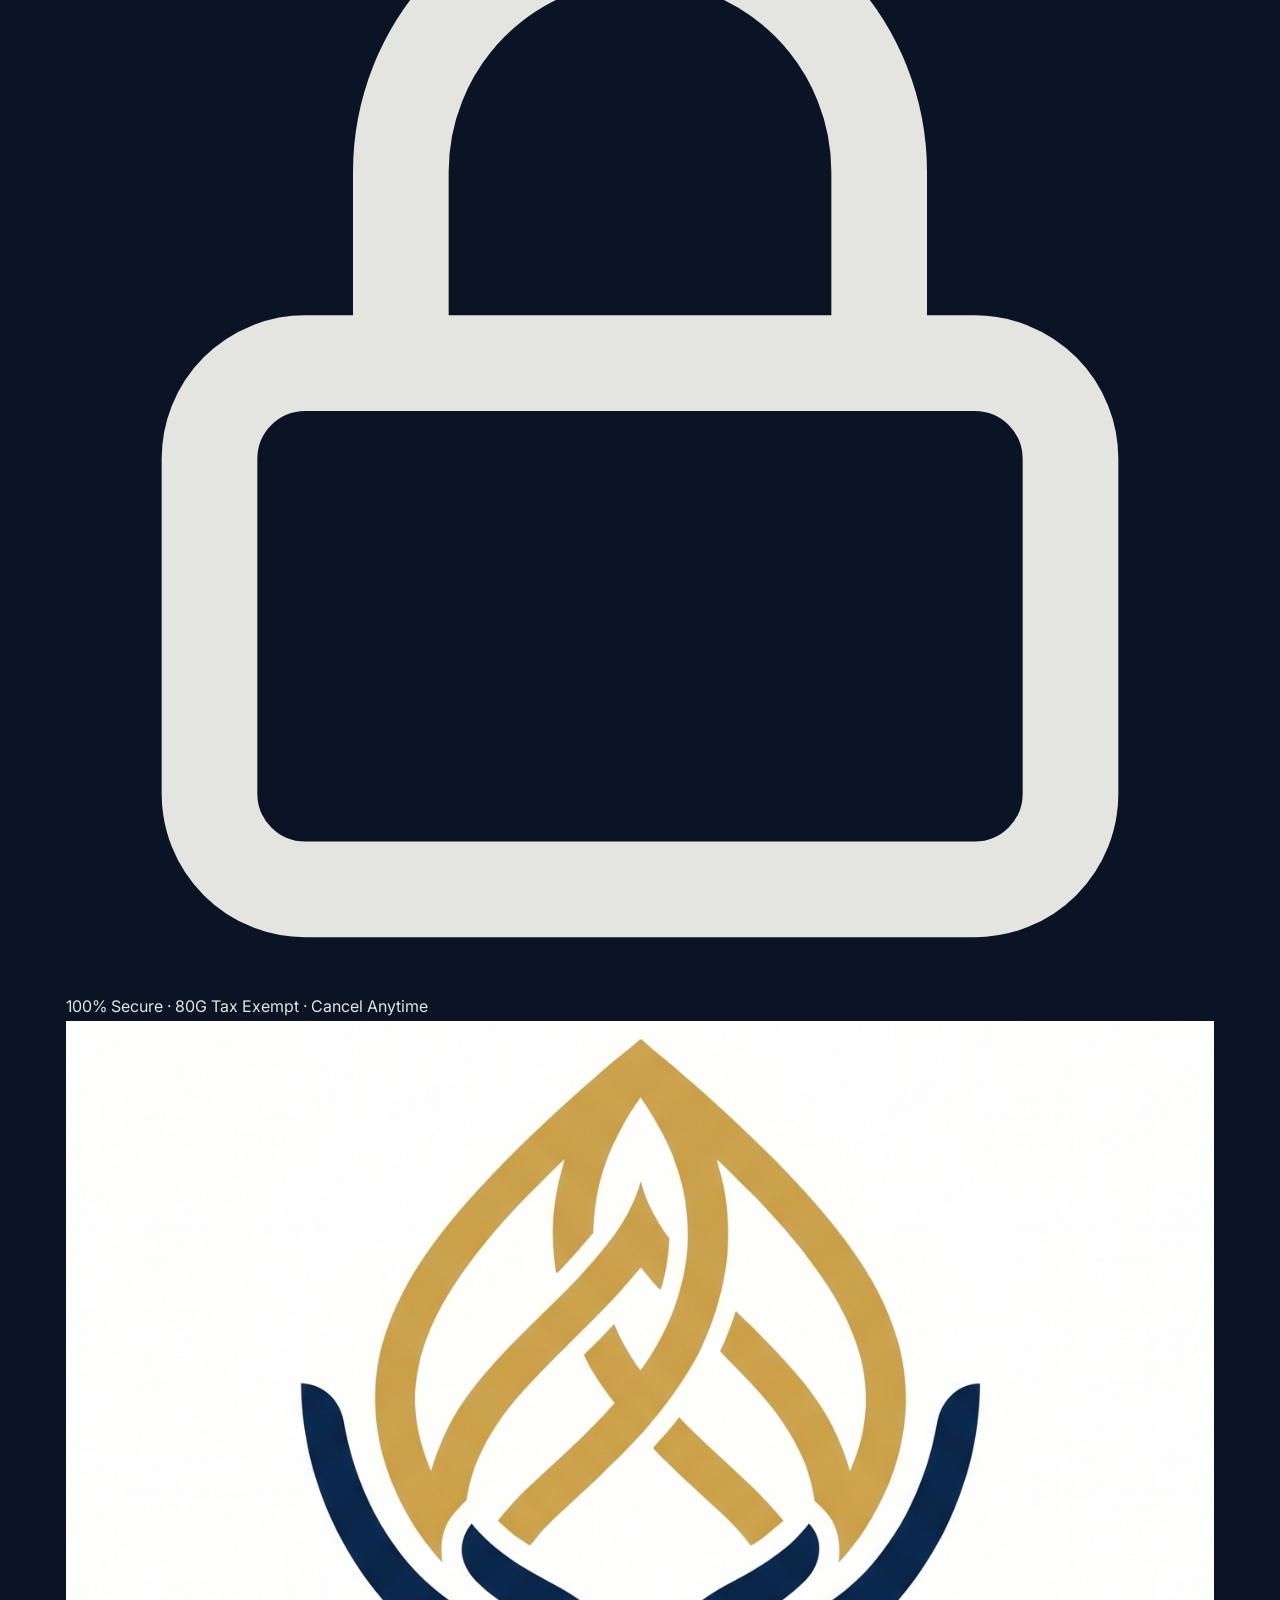
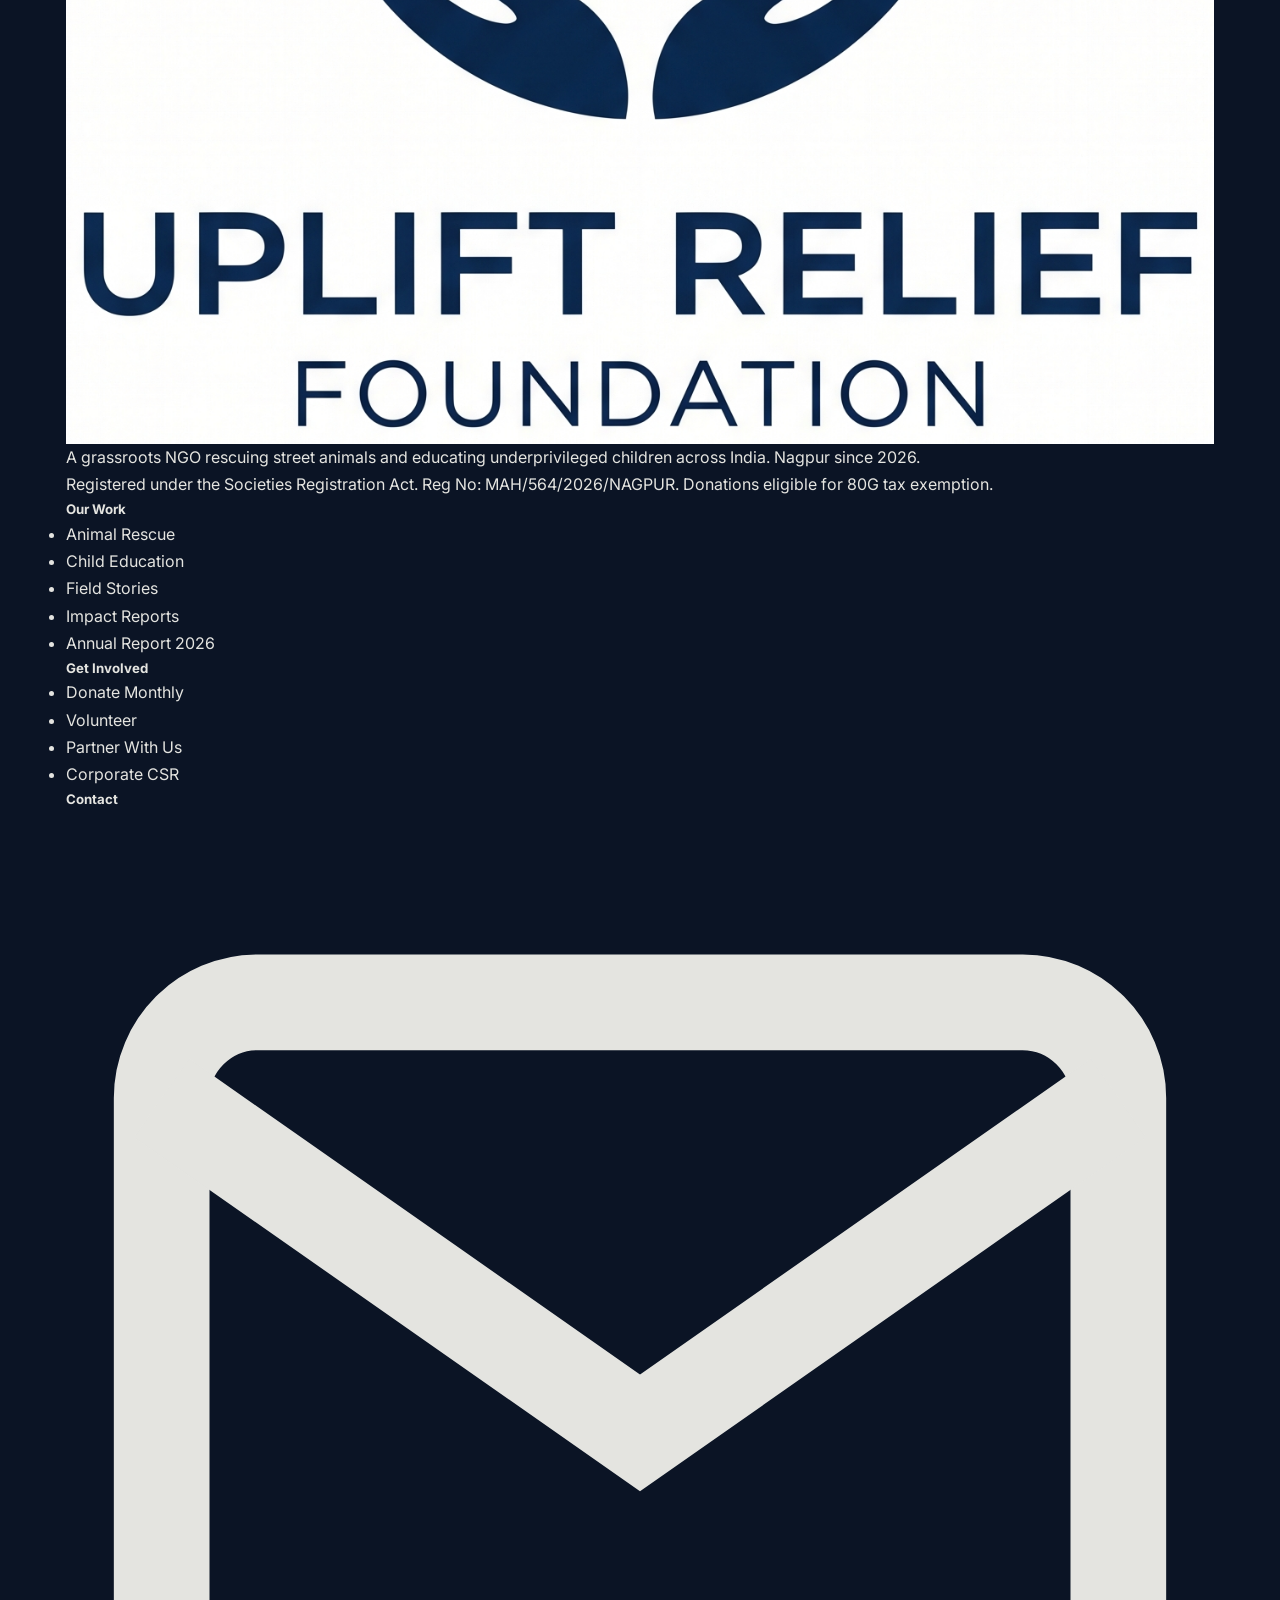
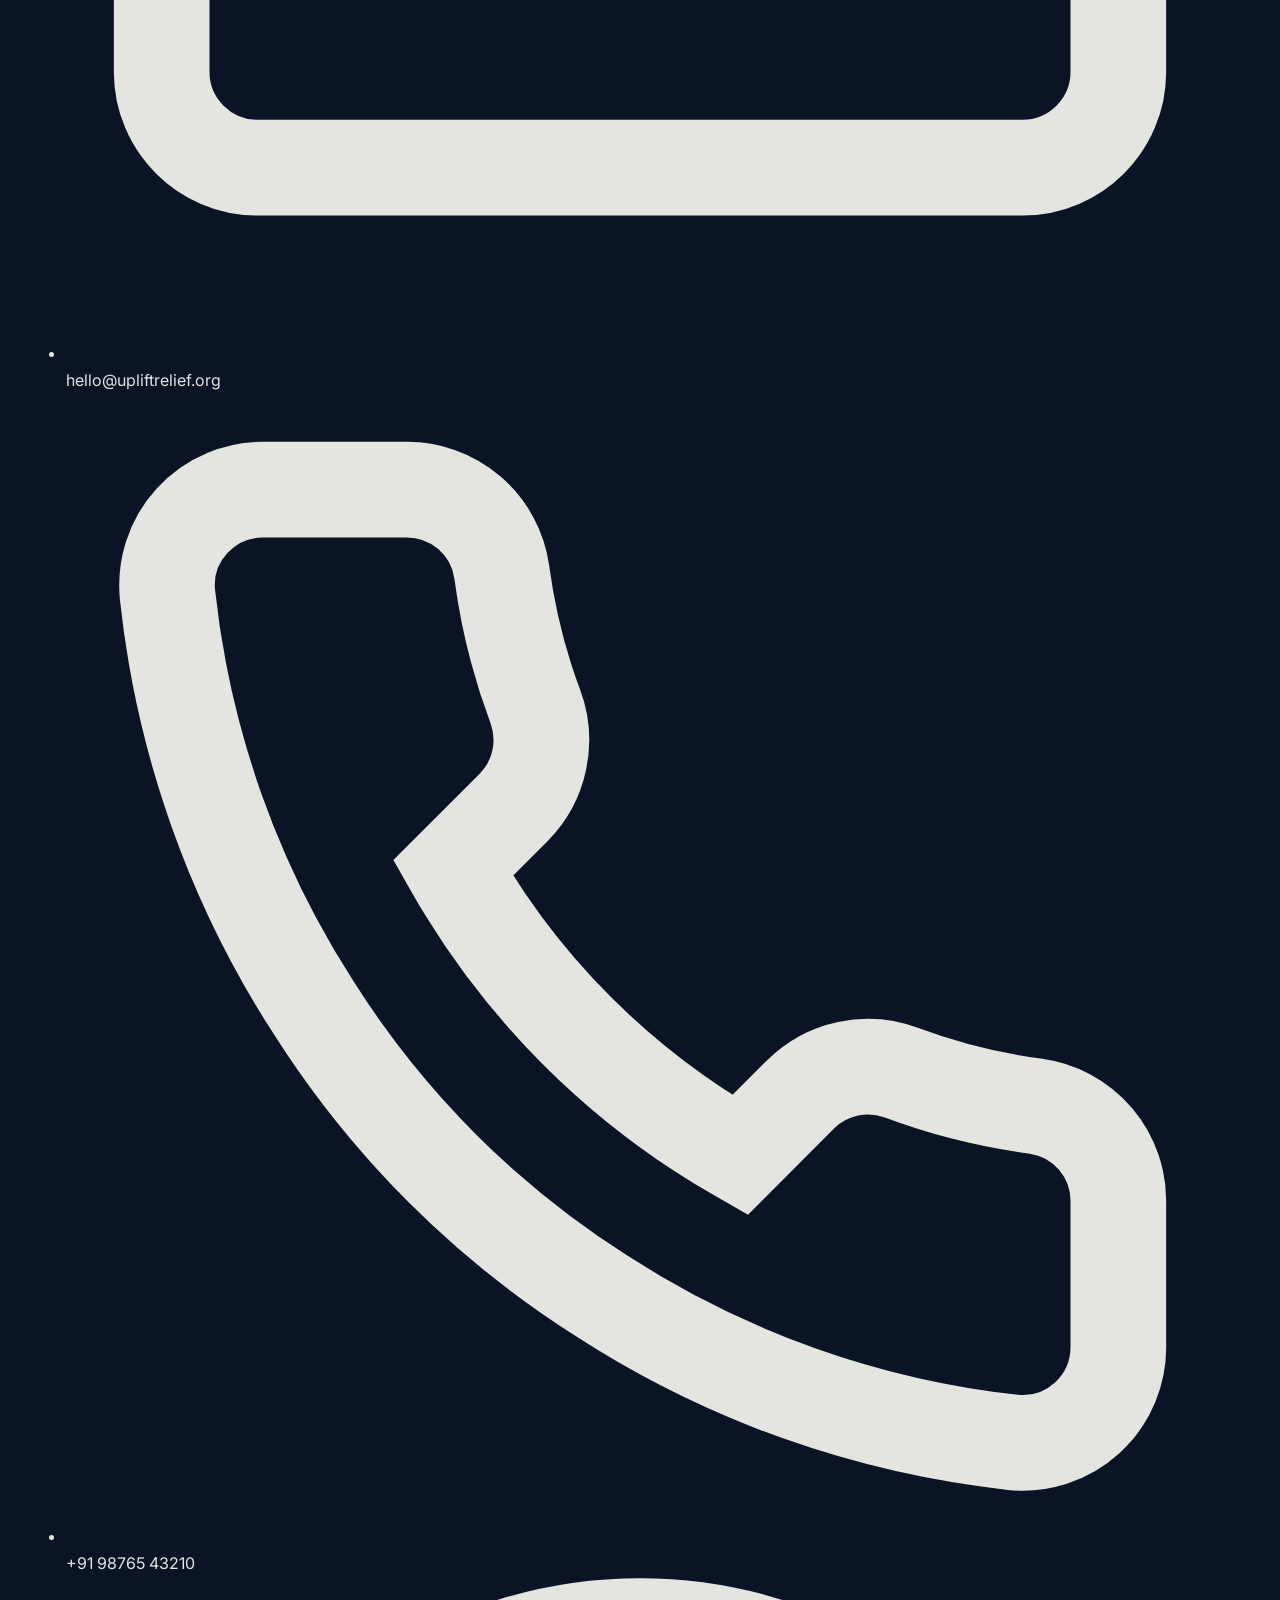
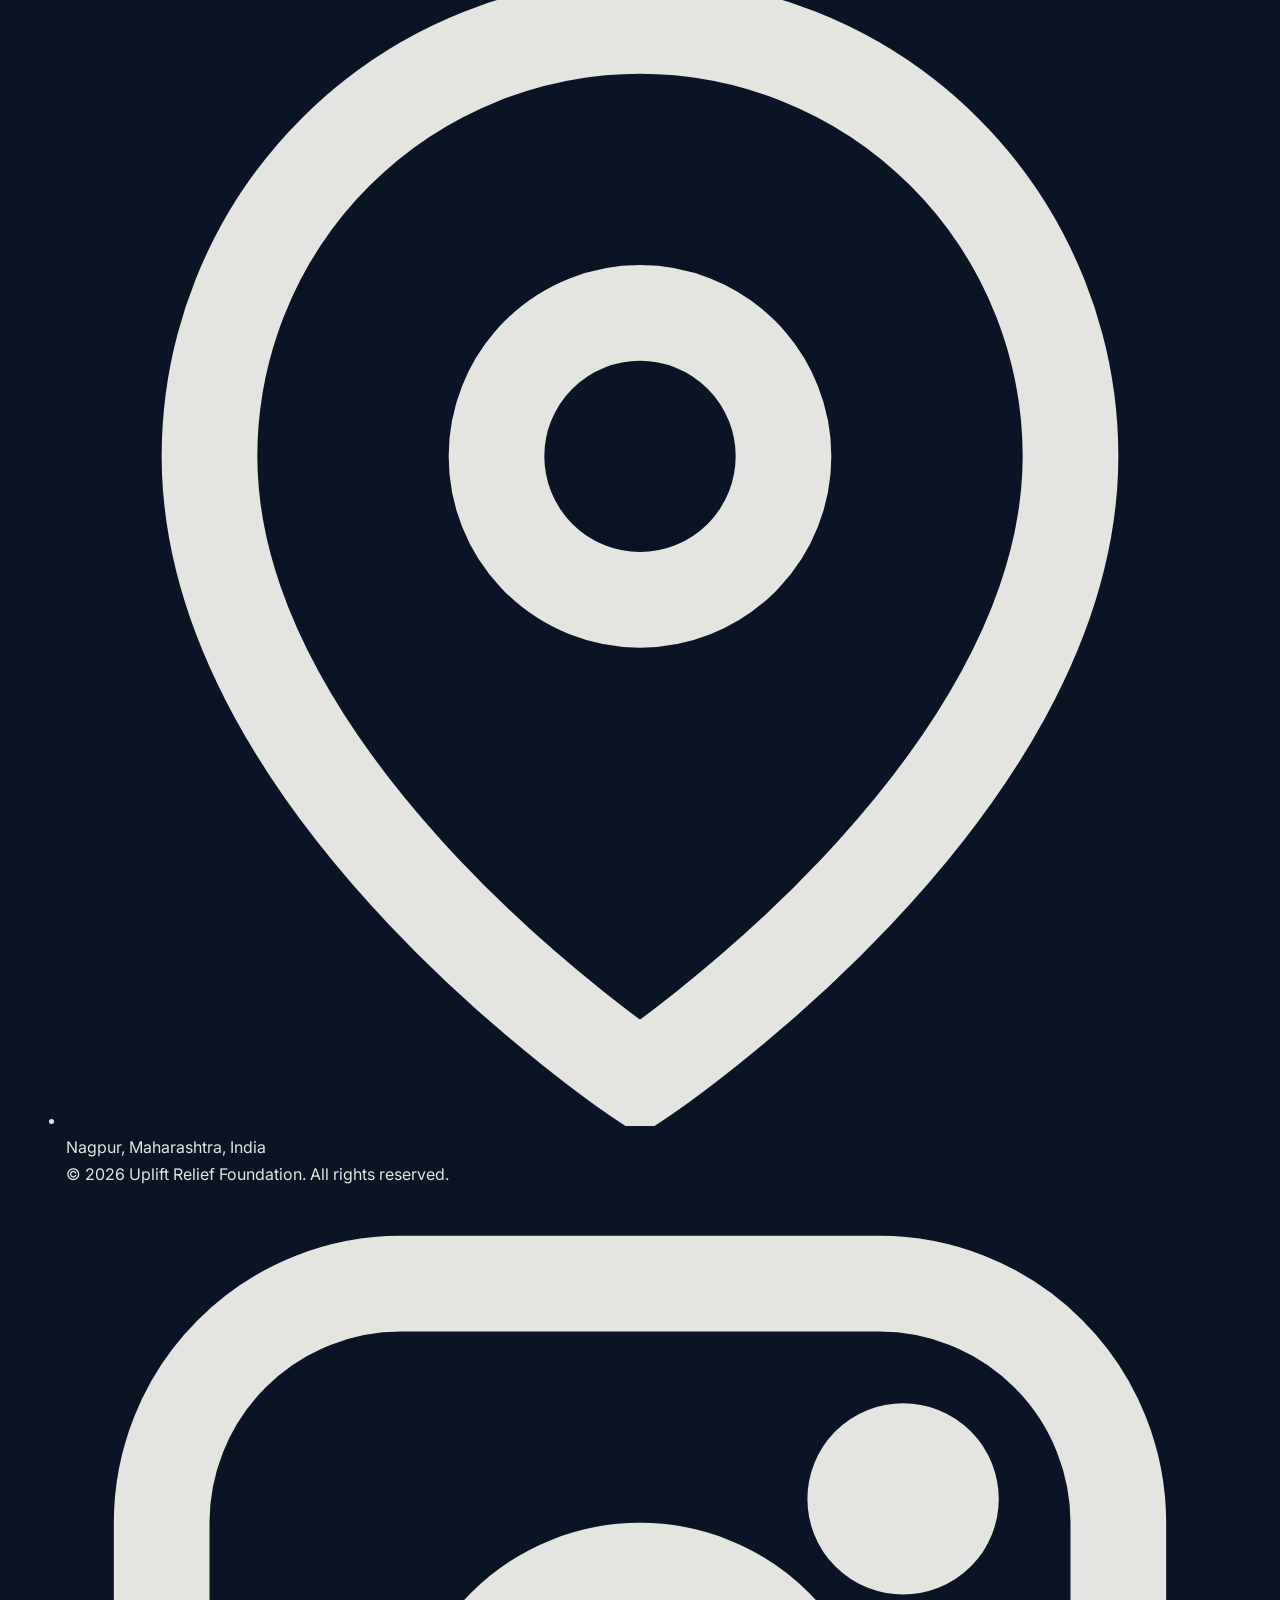
<file: stories.html>
<!DOCTYPE html>
<html lang="en">
<head>
<meta charset="UTF-8"><meta name="viewport" content="width=device-width,initial-scale=1.0">
<title>Field Stories | Uplift Relief Foundation</title>
<meta name="description" content="We rescue injured street dogs and provide free education for underprivileged children across Nagpur. 100% transparent, grassroots NGO.">
<link rel="stylesheet" href="style.css">
</head>
<body>

<nav class="nav" id="nav">
<div class="nav-inner">
  <a href="index.html" class="nav-logo"><img src="logo_horizontal.png" alt="Uplift Relief Foundation"></a>
  <div class="nav-menu">
    <a href="index.html">Home</a><a href="about.html">About</a><a href="work.html">Our Work</a><a href="impact.html">Impact</a><a href="stories.html">Stories</a>
  </div>
    <div class="nav-cta">
    <a href="donate.html" class="btn btn-gold">Donate Now <svg viewBox="0 0 24 24" fill="none" stroke="currentColor" stroke-width="2"><path d="M5 12h14M12 5l7 7-7 7"/></svg></a>
  </div>
  <button class="hamburger" id="ham" aria-label="Menu"><span></span><span></span><span></span></button>
</div>
</nav>


<!-- PAGE HERO -->
<header class="page-hero">
  <img src="hero_children.png" alt="Stories" class="page-hero-bg">
  <div class="wrap">
    <h1>Field <em>Stories</em></h1>
    <p>From Suffering to Second Chances</p>
  </div>
</header>
<!-- STORIES — editorial mosaic layout -->
<section class="stories" id="stories">
<div class="wrap">
  <div class="stories-header reveal">
    <span class="eyebrow">Stories from the Field</span>
    <h2>From Suffering to <em>Second Chances</em></h2>
    <p class="body-lg">Every image is a life that found hope because someone chose to act.</p>
  </div>
  <div class="stories-mosaic">
    <div class="s-card s-card--featured reveal">
      <img src="story_feeding.png" alt="Evening feeding drive">
      <div class="s-body">
        <span class="s-tag">Animal Rescue · Apr 2026</span>
        <h3>A Second Chance for Bella</h3>
        <p>Found with severe malnutrition and a fractured leg, Bella was nursed back to health over 3 months. Today she lives in a loving home — healthy, happy, and safe.</p>
        <a href="#" class="s-link">Read Full Story <svg viewBox="0 0 24 24" fill="none" stroke="currentColor" stroke-width="2"><path d="M5 12h14M12 5l7 7-7 7"/></svg></a>
      </div>
    </div>
    <div class="s-card reveal reveal-d1">
      <img src="hero_children.png" alt="Children at learning centre">
      <div class="s-body">
        <span class="s-tag">Education · Mar 2026</span>
        <h3>Rohan's Journey to Engineering</h3>
        <p>After joining our free tuition centre in 2026, Rohan secured a scholarship for engineering. A cycle of poverty — broken forever.</p>
        <a href="#" class="s-link">Read Full Story <svg viewBox="0 0 24 24" fill="none" stroke="currentColor" stroke-width="2"><path d="M5 12h14M12 5l7 7-7 7"/></svg></a>
      </div>
    </div>
    <div class="s-card reveal reveal-d2">
      <img src="hero_dog.png" alt="Rescued puppy">
      <div class="s-body">
        <span class="s-tag">Rescue · Feb 2026</span>
        <h3>Midnight Rescue: 5 Puppies Saved</h3>
        <p>Our team rushed out at 2 AM in monsoon rains. All 5 puppies — safe, vaccinated, and thriving.</p>
        <a href="#" class="s-link">Read Full Story <svg viewBox="0 0 24 24" fill="none" stroke="currentColor" stroke-width="2"><path d="M5 12h14M12 5l7 7-7 7"/></svg></a>
      </div>
    </div>
  </div>
</div>
</section>

<!-- CTA — full-bleed emotional -->
<section class="cta" id="donate">
<img src="hero_children.png" alt="Children learning" class="cta-bg">
<div class="wrap">
  <div class="cta-inner reveal">
    <span class="eyebrow">Make a Real Difference</span>
    <h2>Don't Just Watch.<br><em>Act Now.</em></h2>
    <p>Your monthly contribution ensures we never say "no" to an emergency rescue call or a child wanting to learn.</p>
    <div class="cta-actions">
      <a href="donate.html" class="btn btn-gold btn-lg">Become a Monthly Donor <svg viewBox="0 0 24 24" fill="none" stroke="currentColor" stroke-width="2"><path d="M5 12h14M12 5l7 7-7 7"/></svg></a>
      <a href="donate.html" class="btn btn-ghost">Save an Injured Animal Today</a>
      <div class="cta-secure"><svg viewBox="0 0 24 24" fill="none" stroke="currentColor" stroke-width="2"><rect x="3" y="11" width="18" height="11" rx="2"/><path d="M7 11V7a5 5 0 0 1 10 0v4"/></svg>100% Secure · 80G Tax Exempt · Cancel Anytime</div>
    </div>
  </div>
</div>
</section>

<!-- FOOTER -->
<footer class="footer" id="contact">
<div class="wrap">
  <div class="footer-main">
    <div class="footer-brand">
      <img src="logo_stacked.png" alt="Uplift Relief Foundation">
      <p>A grassroots NGO rescuing street animals and educating underprivileged children across India. Nagpur since 2026.</p>
      <div class="footer-trust"><p>Registered under the Societies Registration Act. Reg No: MAH/564/2026/NAGPUR. Donations eligible for 80G tax exemption.</p></div>
    </div>
    <div class="footer-col"><h5>Our Work</h5><ul><li><a href="work.html">Animal Rescue</a></li><li><a href="work.html">Child Education</a></li><li><a href="stories.html">Field Stories</a></li><li><a href="impact.html">Impact Reports</a></li><li><a href="#">Annual Report 2026</a></li></ul></div>
    <div class="footer-col"><h5>Get Involved</h5><ul><li><a href="donate.html">Donate Monthly</a></li><li><a href="#">Volunteer</a></li><li><a href="#">Partner With Us</a></li><li><a href="#">Corporate CSR</a></li></ul></div>
    <div class="footer-col footer-contact"><h5>Contact</h5><ul>
      <li><svg viewBox="0 0 24 24" fill="none" stroke="currentColor" stroke-width="2"><path d="M4 4h16c1.1 0 2 .9 2 2v12c0 1.1-.9 2-2 2H4c-1.1 0-2-.9-2-2V6c0-1.1.9-2 2-2z"/><polyline points="22,6 12,13 2,6"/></svg><a href="mailto:hello@upliftrelief.org">hello@upliftrelief.org</a></li>
      <li><svg viewBox="0 0 24 24" fill="none" stroke="currentColor" stroke-width="2"><path d="M22 16.92v3a2 2 0 0 1-2.18 2 19.79 19.79 0 0 1-8.63-3.07 19.5 19.5 0 0 1-6-6 19.79 19.79 0 0 1-3.07-8.67A2 2 0 0 1 4.11 2h3a2 2 0 0 1 2 1.72c.127.96.361 1.903.7 2.81a2 2 0 0 1-.45 2.11L8.09 9.91a16 16 0 0 0 6 6l1.27-1.27a2 2 0 0 1 2.11-.45c.907.339 1.85.573 2.81.7A2 2 0 0 1 22 16.92z"/></svg><a href="tel:+919876543210">+91 98765 43210</a></li>
      <li><svg viewBox="0 0 24 24" fill="none" stroke="currentColor" stroke-width="2"><path d="M21 10c0 7-9 13-9 13s-9-6-9-13a9 9 0 0 1 18 0z"/><circle cx="12" cy="10" r="3"/></svg><span>Nagpur, Maharashtra, India</span></li>
    </ul></div>
  </div>
  <div class="footer-bottom">
    <p>&copy; 2026 Uplift Relief Foundation. All rights reserved.</p>
    <div class="socials">
      <a href="#" aria-label="Instagram"><svg viewBox="0 0 24 24" fill="none" stroke="currentColor" stroke-width="2"><rect x="2" y="2" width="20" height="20" rx="5"/><circle cx="12" cy="12" r="4"/><circle cx="17.5" cy="6.5" r="1" fill="currentColor"/></svg></a>
      <a href="#" aria-label="Twitter"><svg viewBox="0 0 24 24" fill="none" stroke="currentColor" stroke-width="2"><path d="M23 3a10.9 10.9 0 0 1-3.14 1.53 4.48 4.48 0 0 0-7.86 3v1A10.66 10.66 0 0 1 3 4s-4 9 5 13a11.64 11.64 0 0 1-7 2c9 5 20 0 20-11.5a4.5 4.5 0 0 0-.08-.83A7.72 7.72 0 0 0 23 3z"/></svg></a>
      <a href="#" aria-label="LinkedIn"><svg viewBox="0 0 24 24" fill="none" stroke="currentColor" stroke-width="2"><path d="M16 8a6 6 0 0 1 6 6v7h-4v-7a2 2 0 0 0-4 0v7h-4v-7a6 6 0 0 1 6-6z"/><rect x="2" y="9" width="4" height="12"/><circle cx="4" cy="4" r="2"/></svg></a>
      <a href="#" aria-label="YouTube"><svg viewBox="0 0 24 24" fill="none" stroke="currentColor" stroke-width="2"><path d="M22.54 6.42a2.78 2.78 0 0 0-1.95-1.96C18.88 4 12 4 12 4s-6.88 0-8.59.46a2.78 2.78 0 0 0-1.95 1.96A29 29 0 0 0 1 12a29 29 0 0 0 .46 5.58 2.78 2.78 0 0 0 1.95 1.95C5.12 20 12 20 12 20s6.88 0 8.59-.46a2.78 2.78 0 0 0 1.95-1.95A29 29 0 0 0 23 12a29 29 0 0 0-.46-5.58z"/><polygon points="9.75 15.02 15.5 12 9.75 8.98"/></svg></a>
    </div>
  </div>
</div>
</footer>

<script>
window.addEventListener('scroll',()=>{document.getElementById('nav').classList.toggle('scrolled',scrollY>40)});
document.getElementById('ham').addEventListener('click',function(){
  const m=document.querySelector('.nav-menu'),c=document.querySelector('.nav-cta'),o=m.style.display==='flex';
  if(o){m.style.cssText='';c.style.cssText=''}
  else{m.style.cssText='display:flex;flex-direction:column;position:absolute;top:100%;left:0;right:0;background:var(--bg);padding:1.5rem 2rem;gap:1rem;box-shadow:0 12px 32px rgba(0,0,0,.3);z-index:99';c.style.cssText='display:flex;position:absolute;top:calc(100% + 180px);left:0;right:0;background:var(--bg);padding:0 2rem 1.5rem;z-index:99'}
});
const ro=new IntersectionObserver(e=>{e.forEach(el=>{if(el.isIntersecting){el.target.classList.add('visible');ro.unobserve(el.target)}})},{threshold:.12});
document.querySelectorAll('.reveal').forEach(el=>ro.observe(el));
const co=new IntersectionObserver(entries=>{entries.forEach(e=>{if(e.isIntersecting){e.target.querySelectorAll('[data-target]').forEach(el=>{const t=+el.dataset.target;let c=0,s=t/60;const i=setInterval(()=>{c=Math.min(c+s,t);el.textContent=Math.floor(c).toLocaleString()+'+';if(c>=t)clearInterval(i)},22)});co.unobserve(e.target)}})},{threshold:.3});
document.querySelectorAll('.impact-numbers').forEach(el=>co.observe(el));
</script>
</body>
</html>
</file>
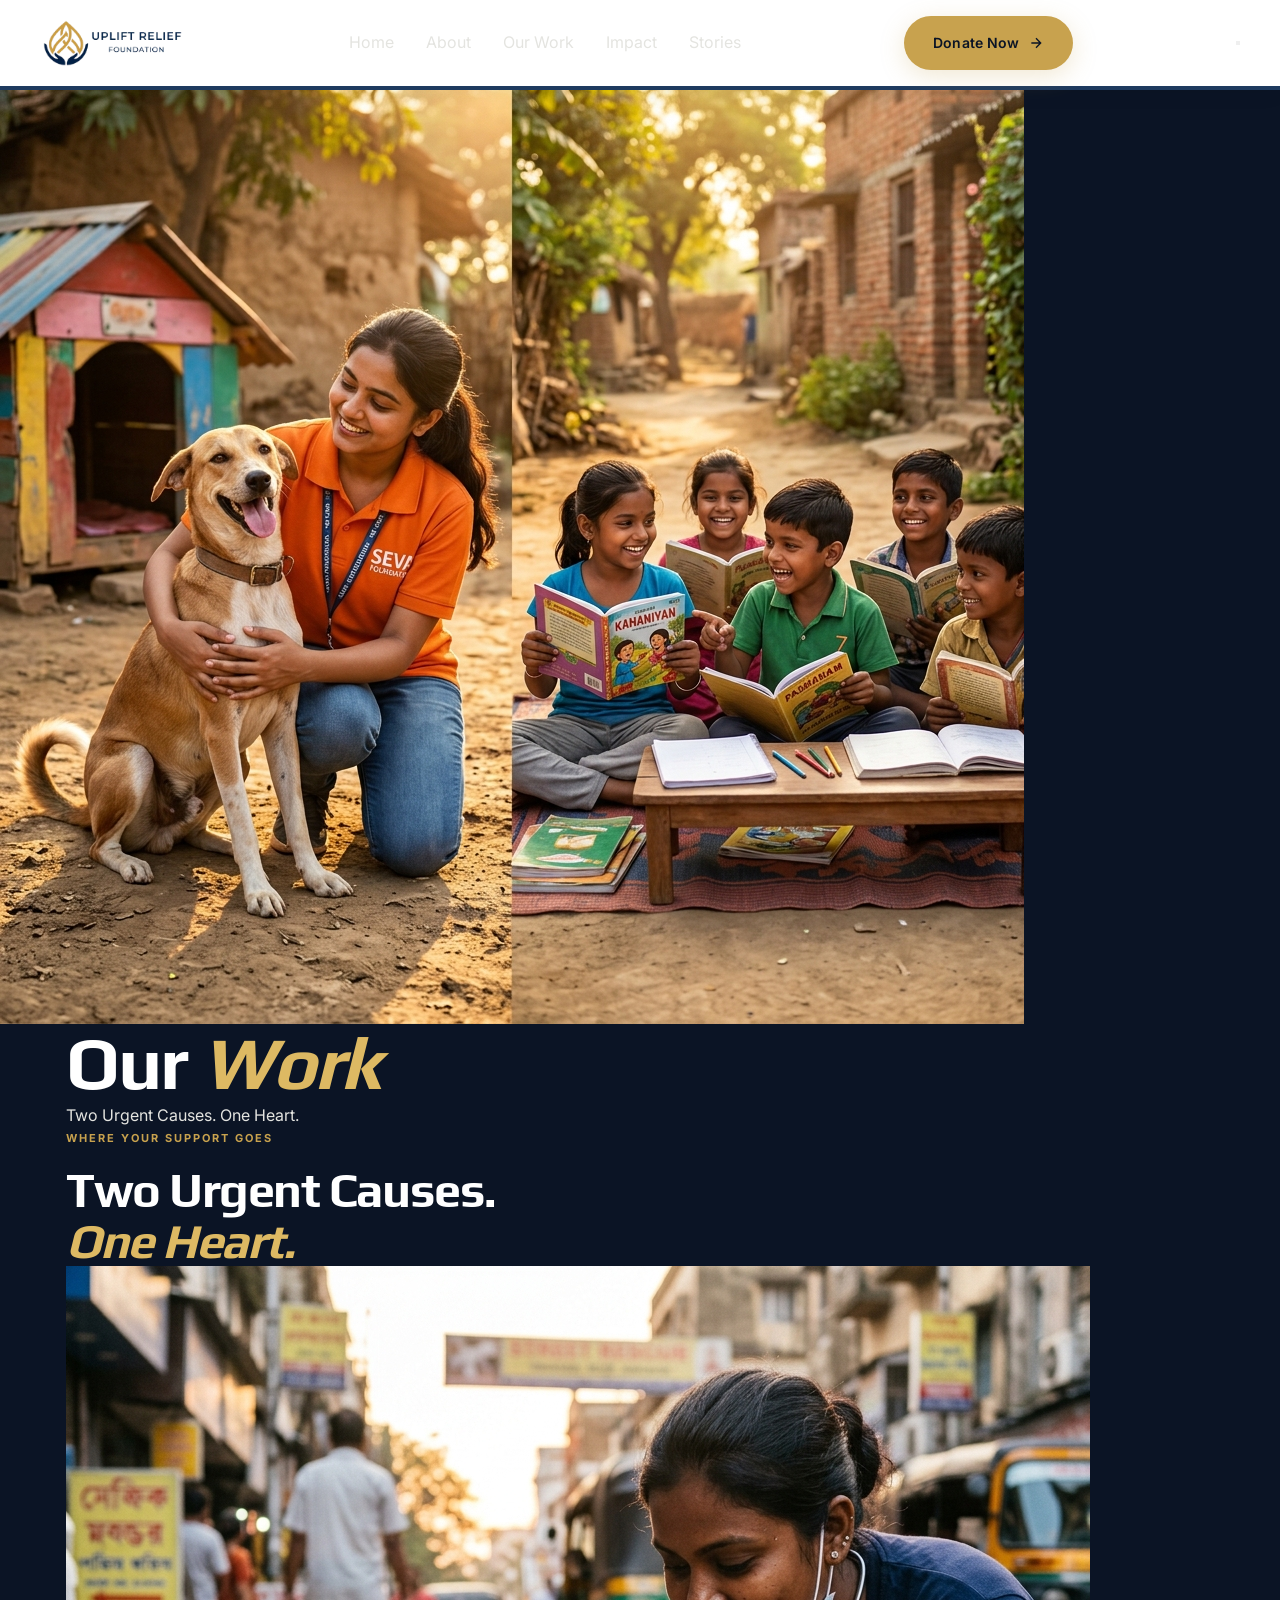
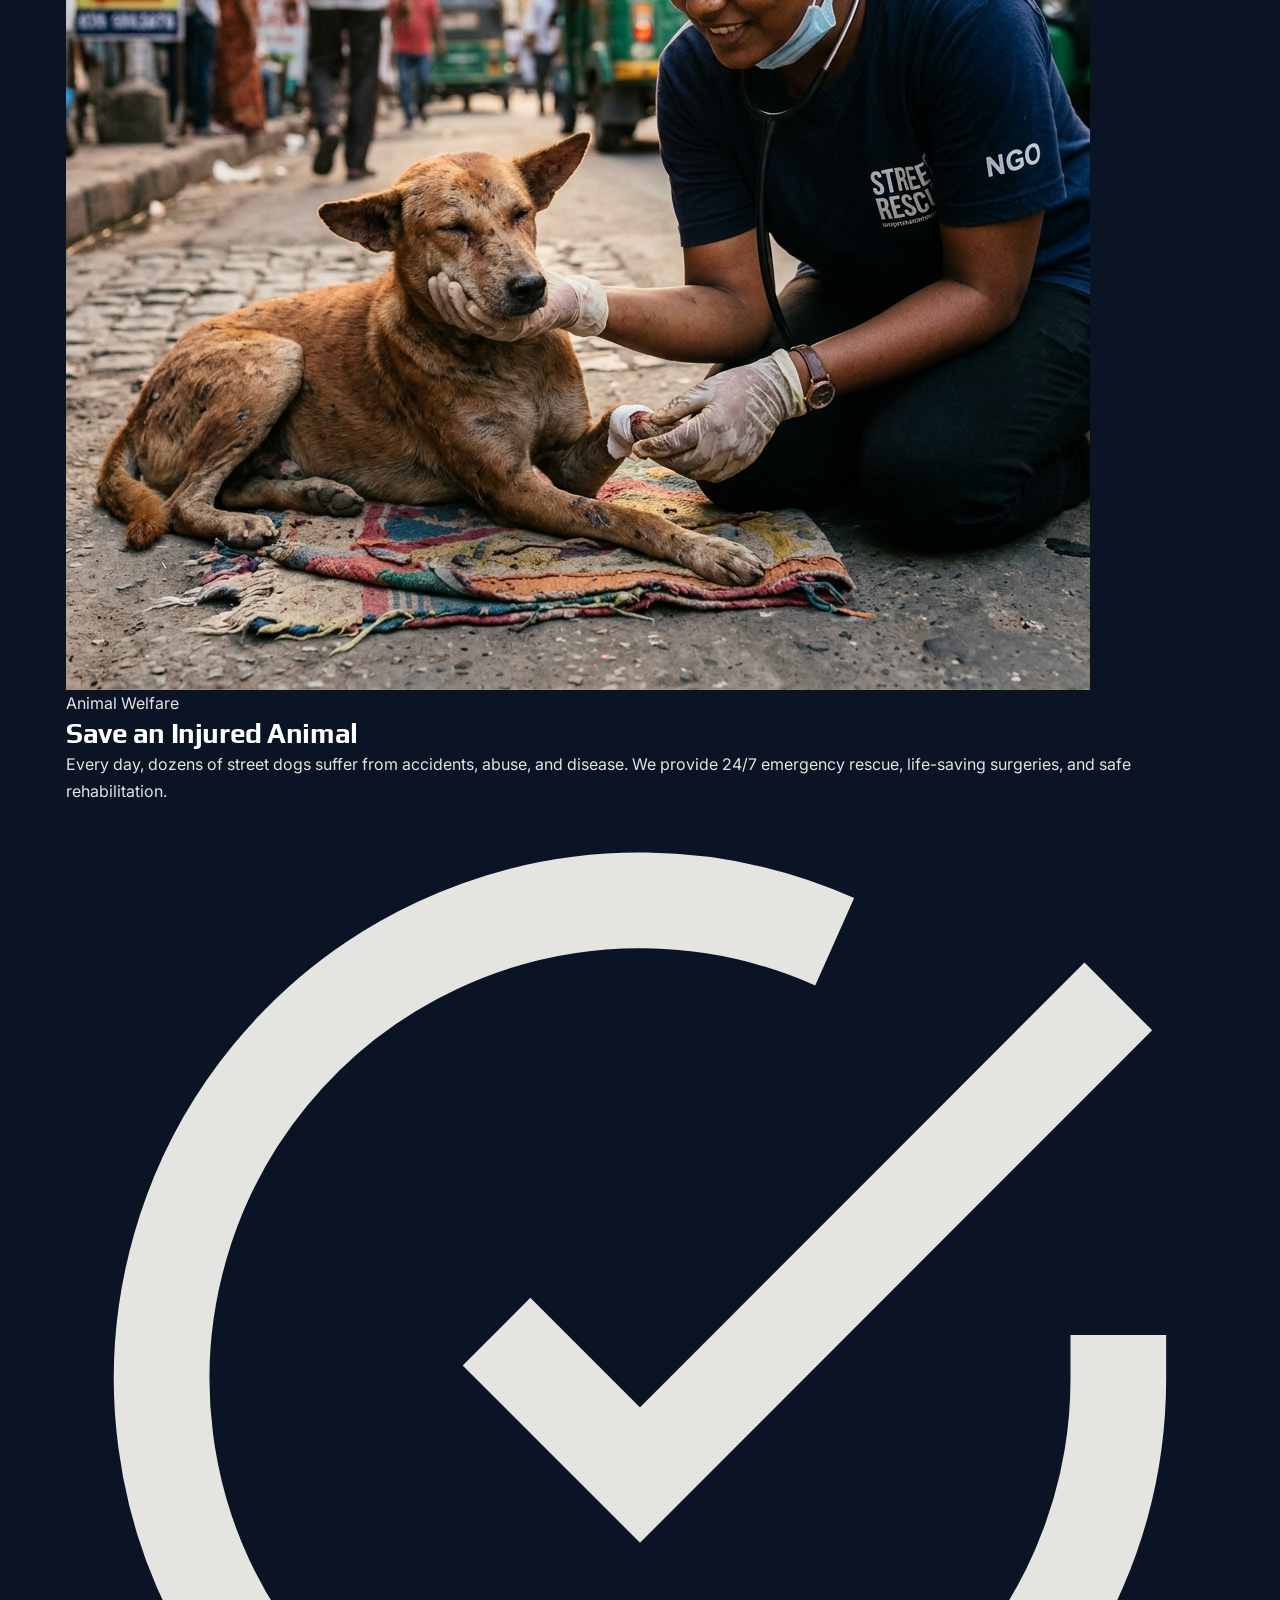
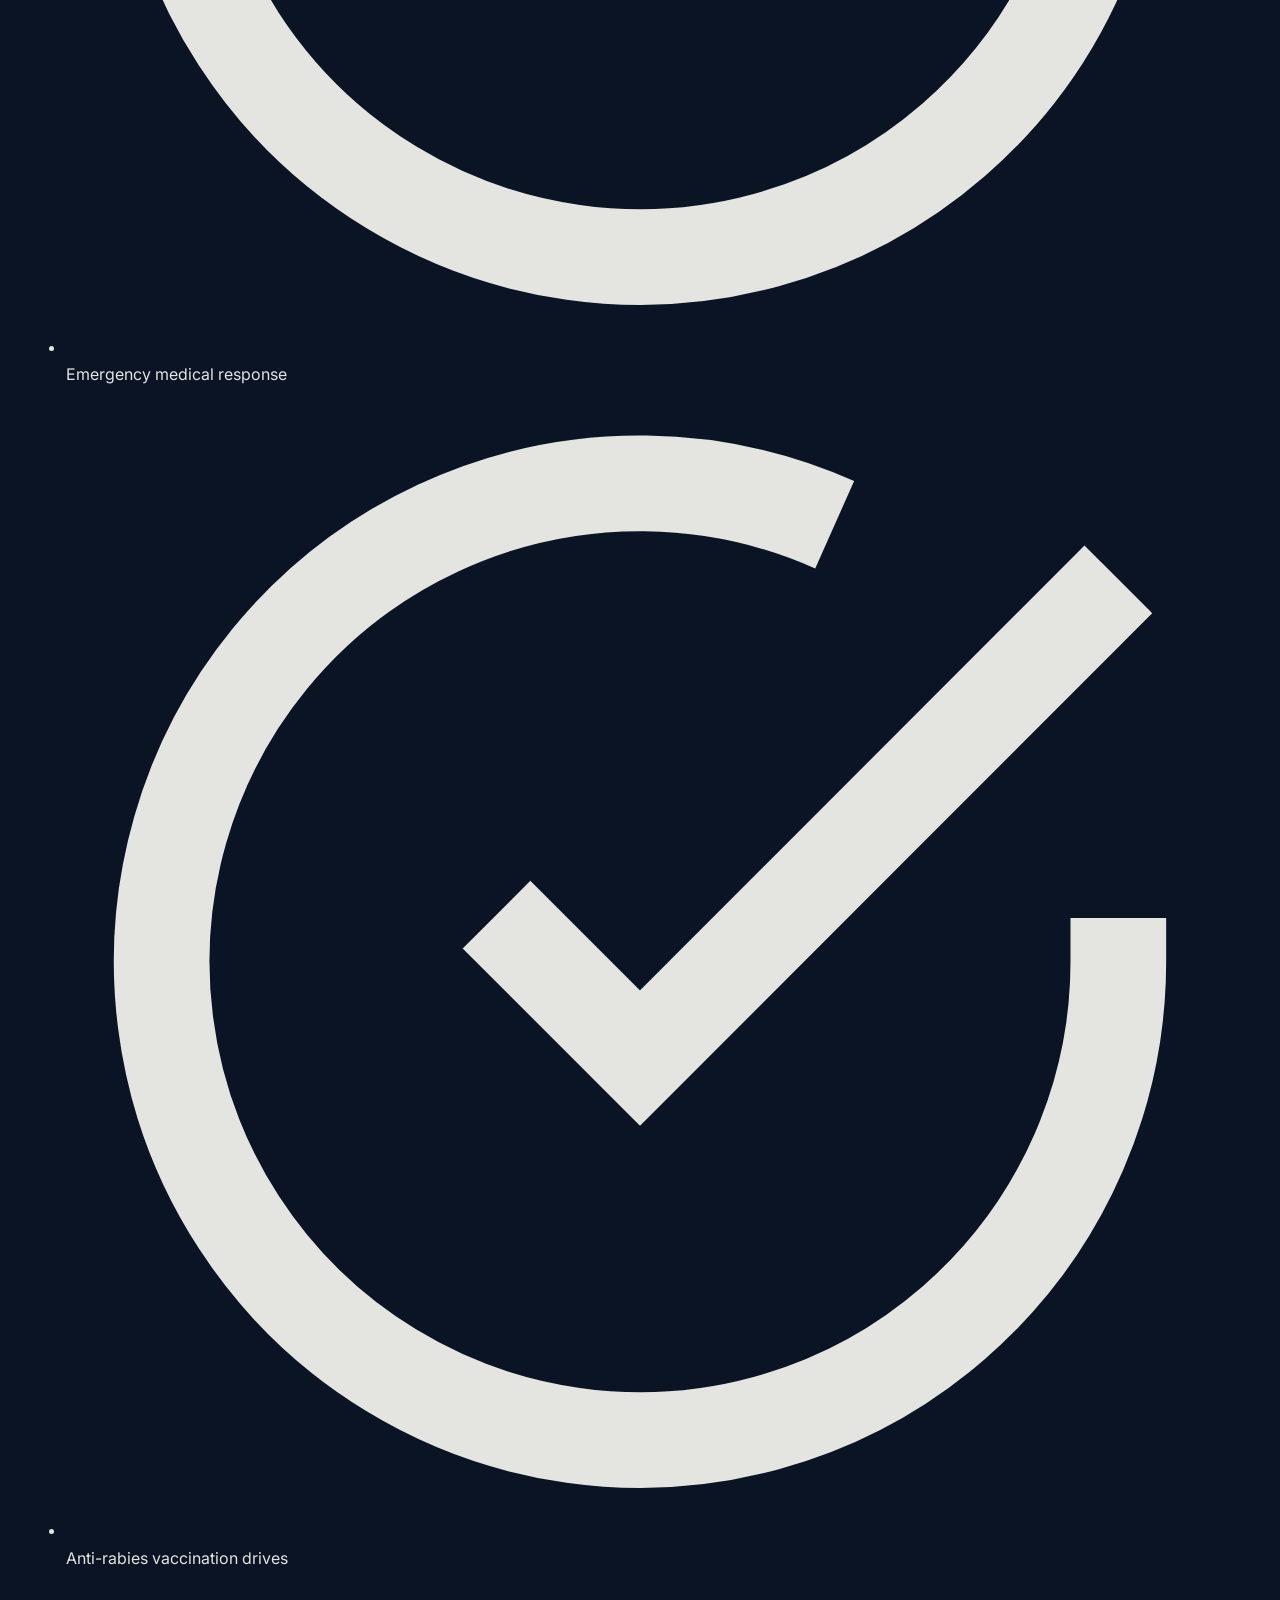
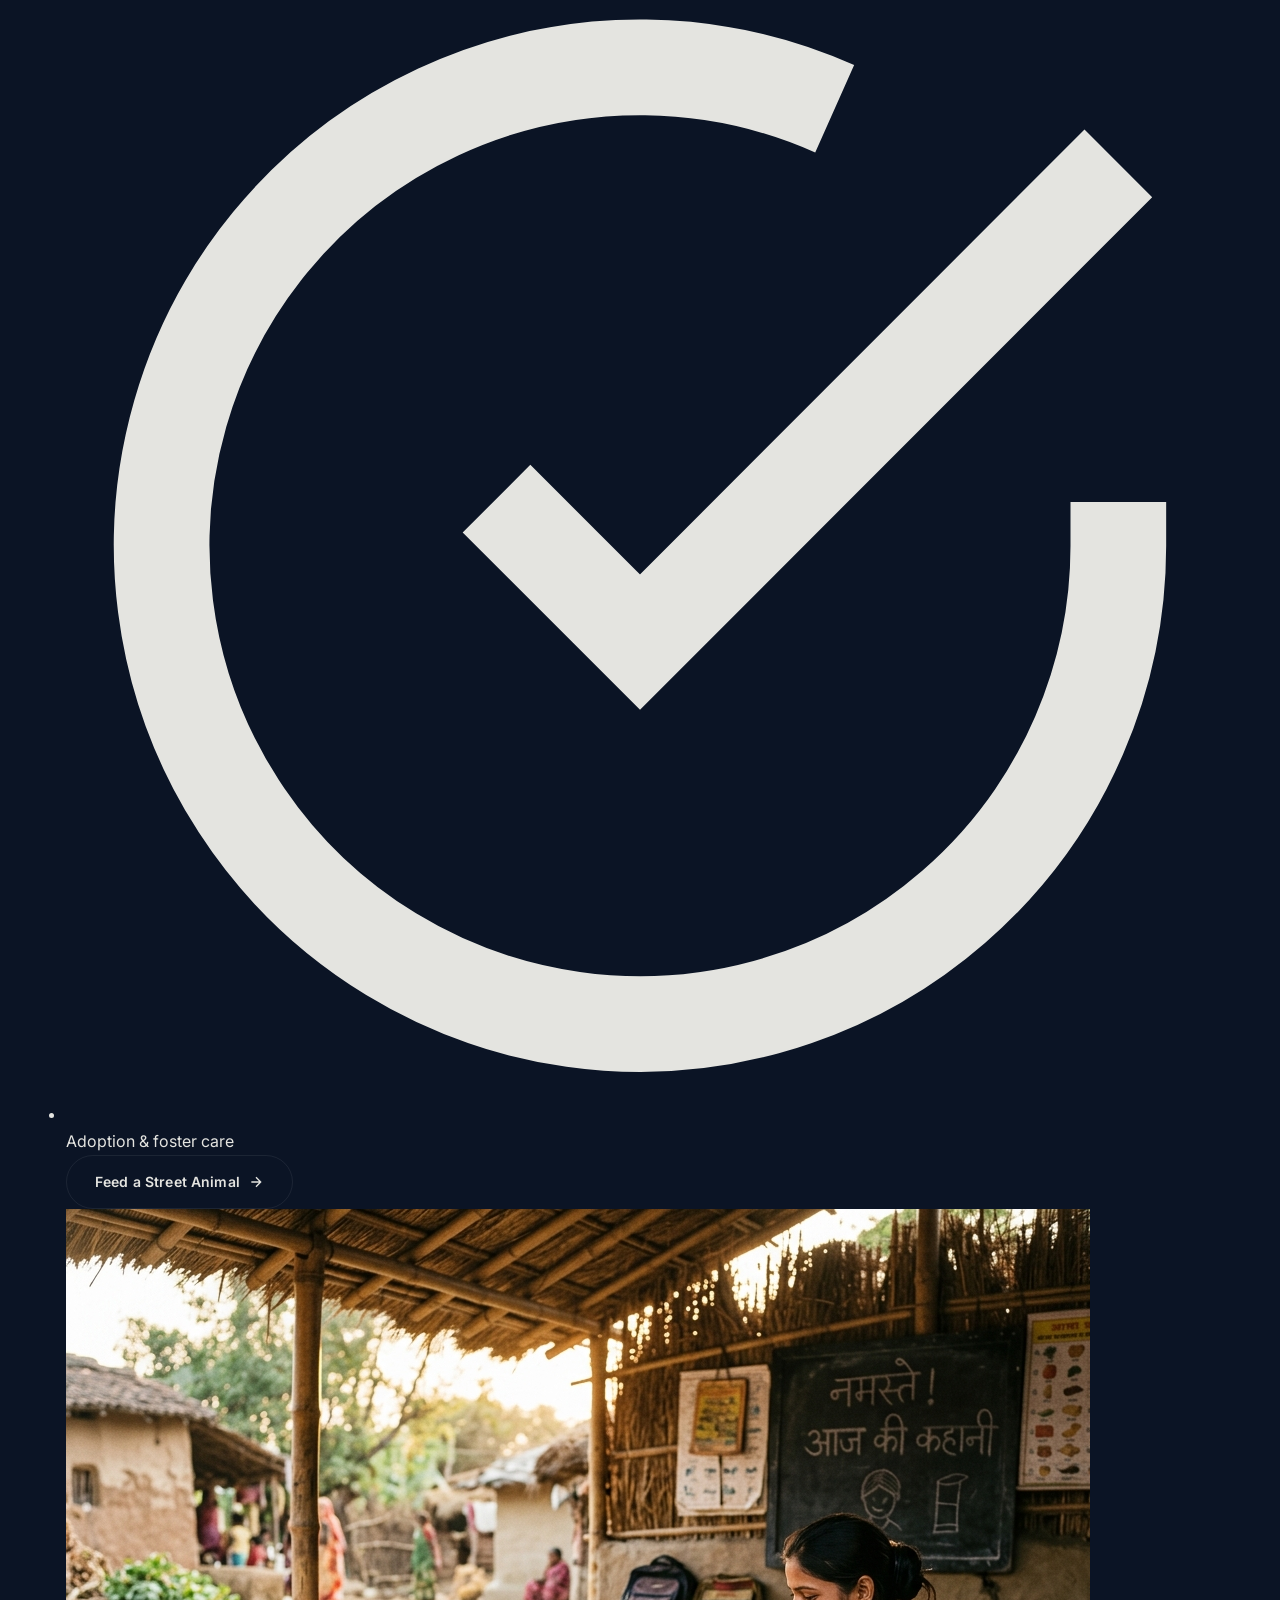
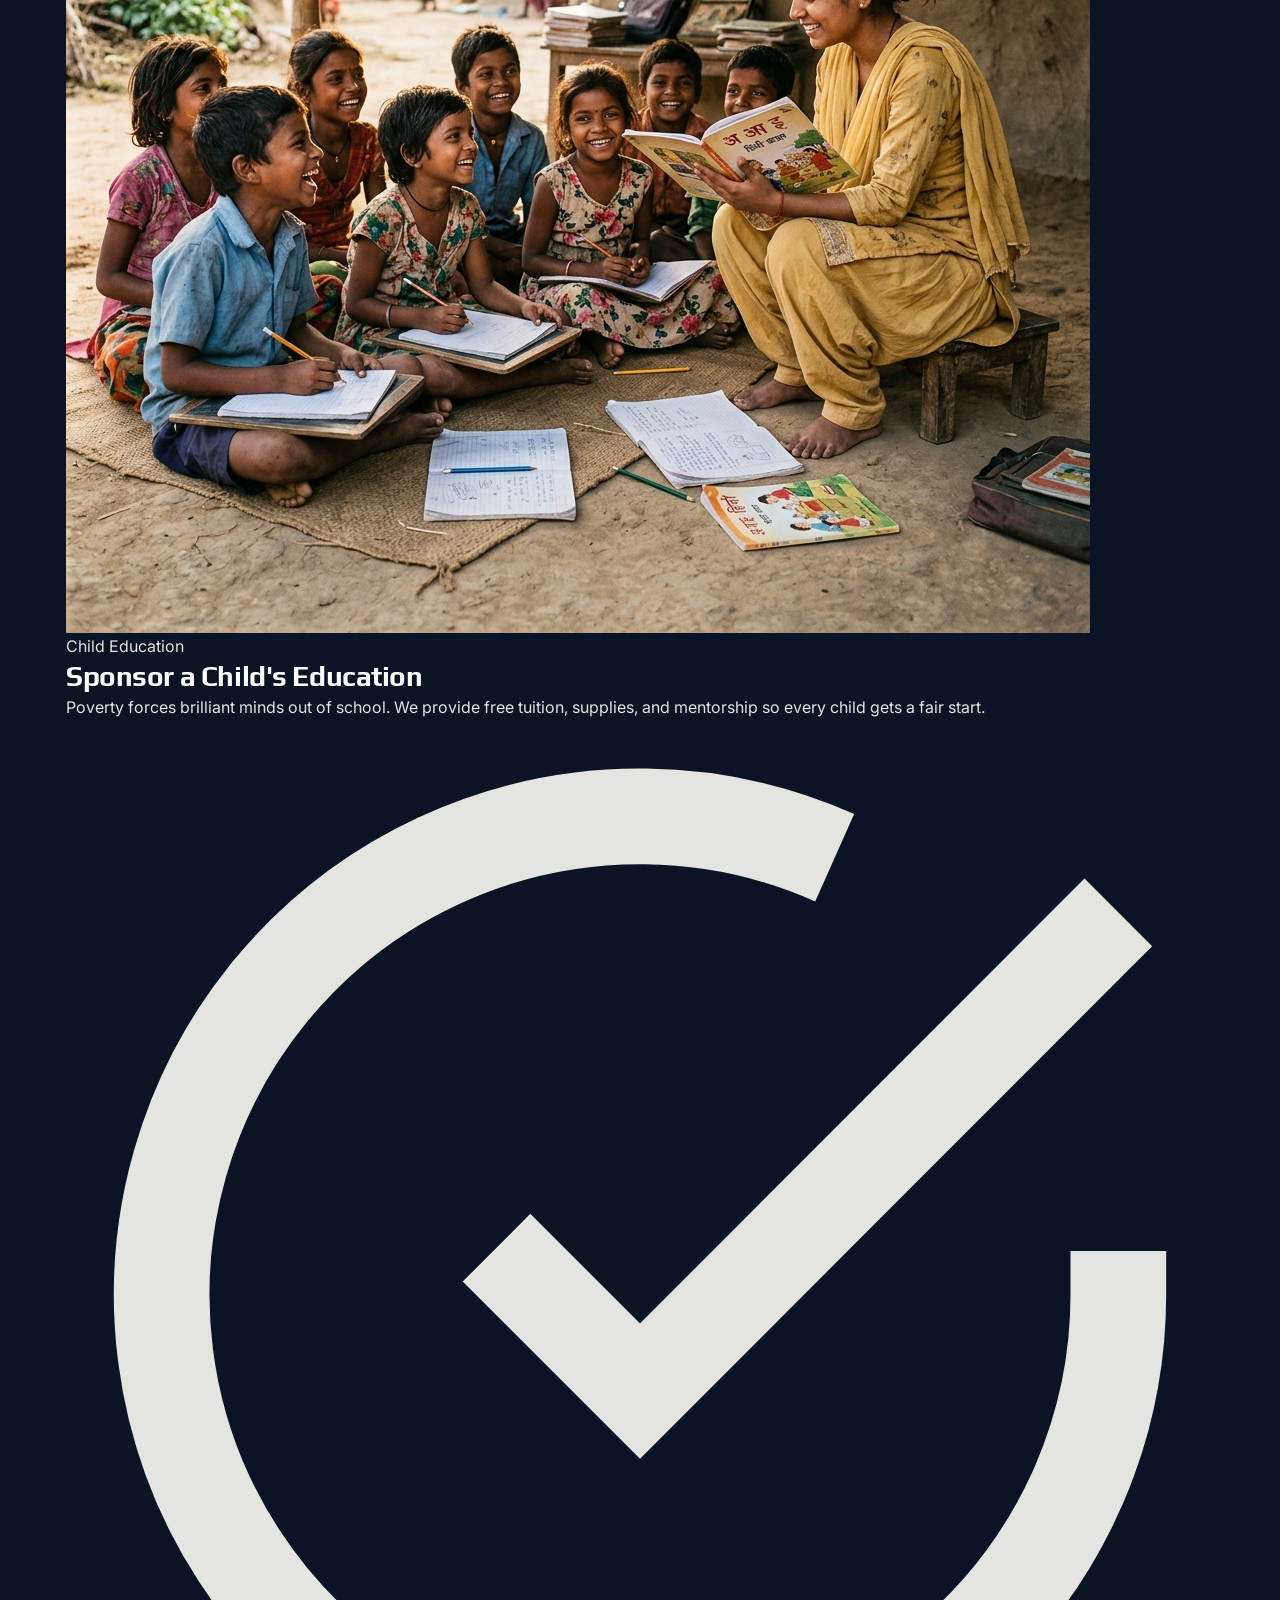
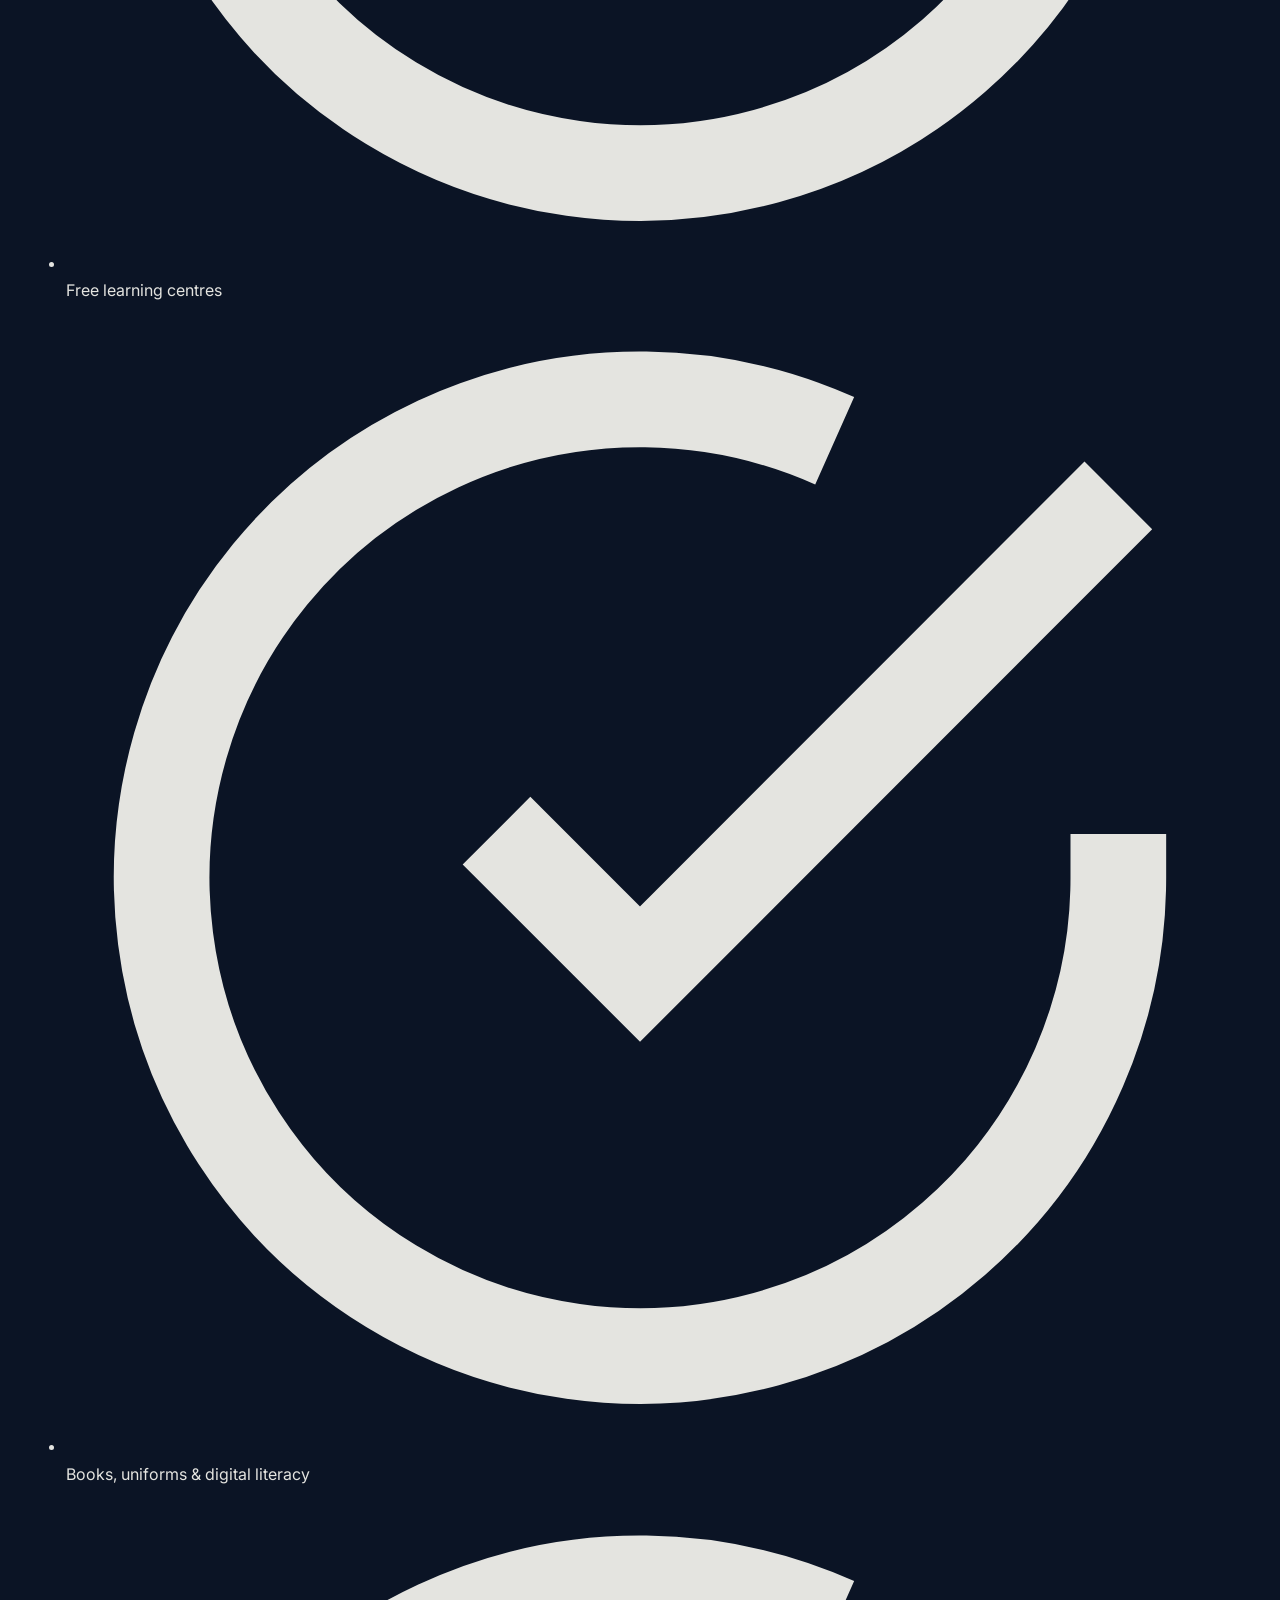
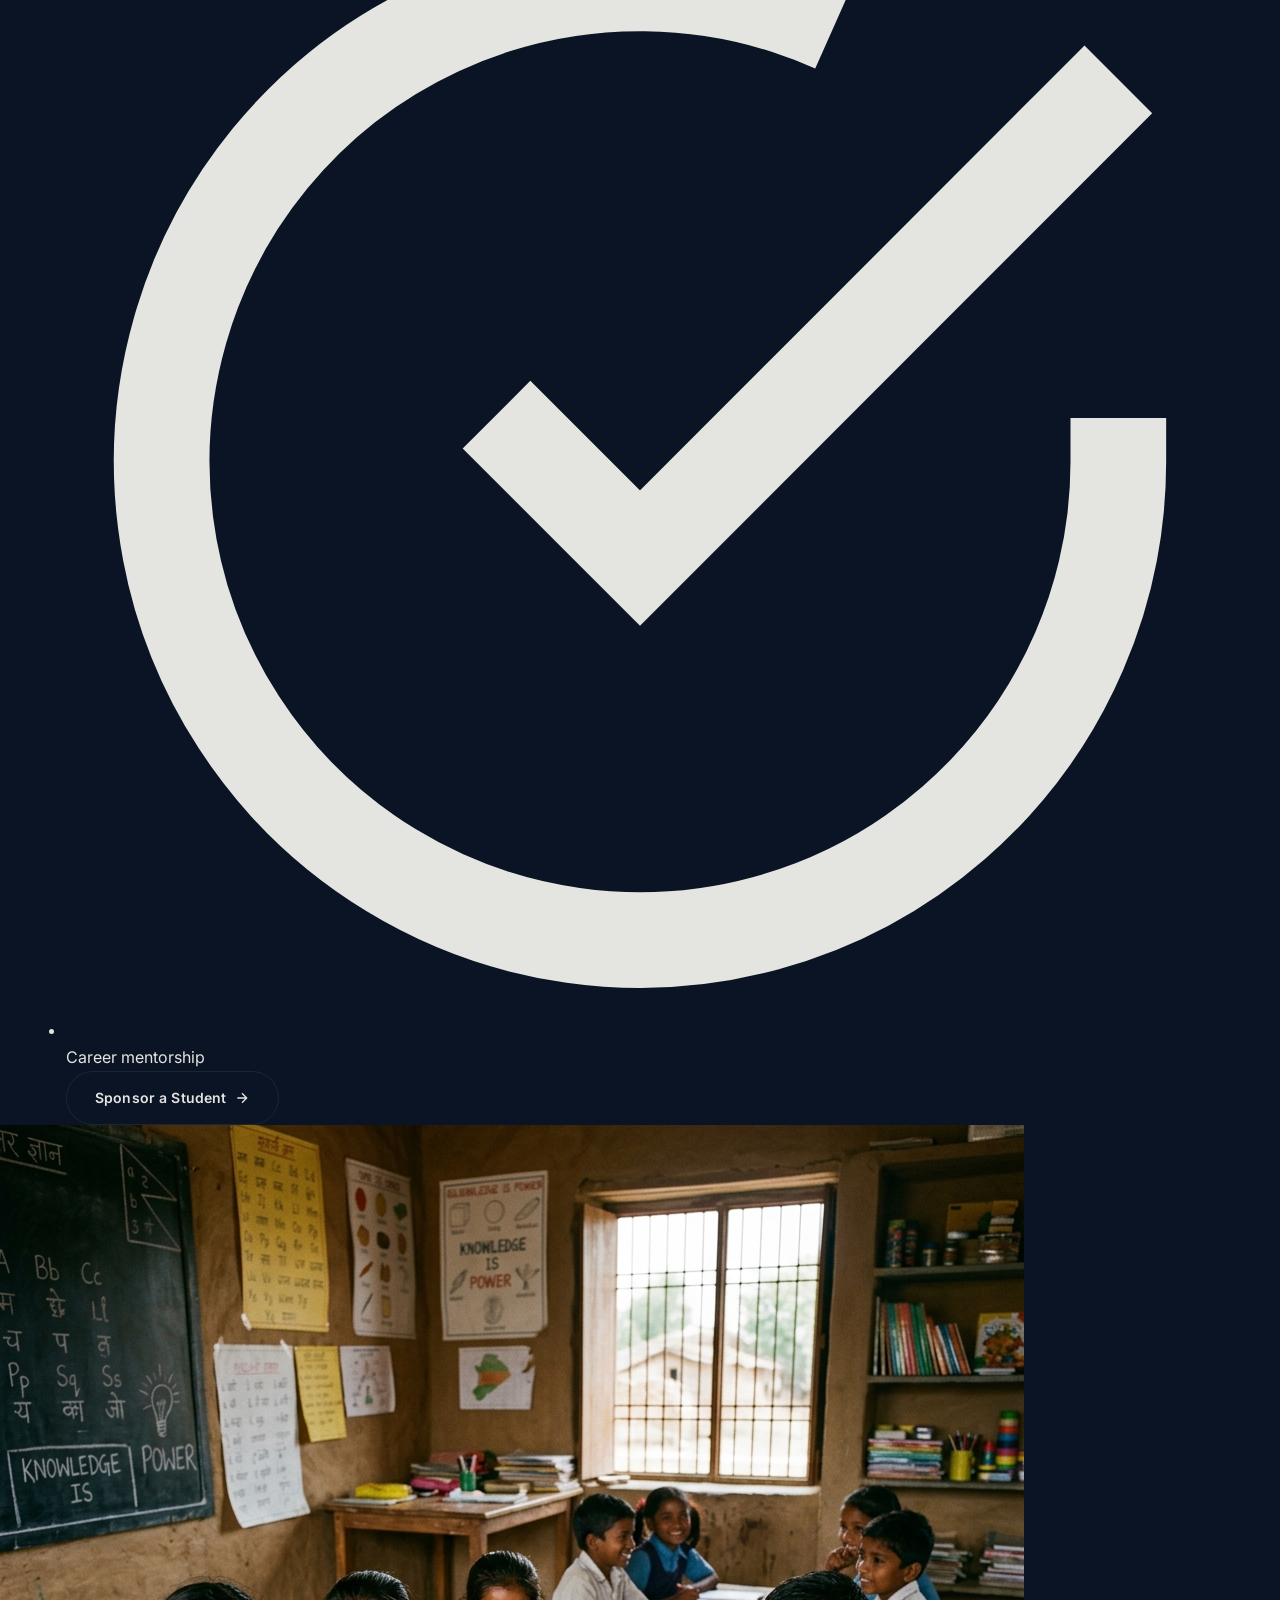
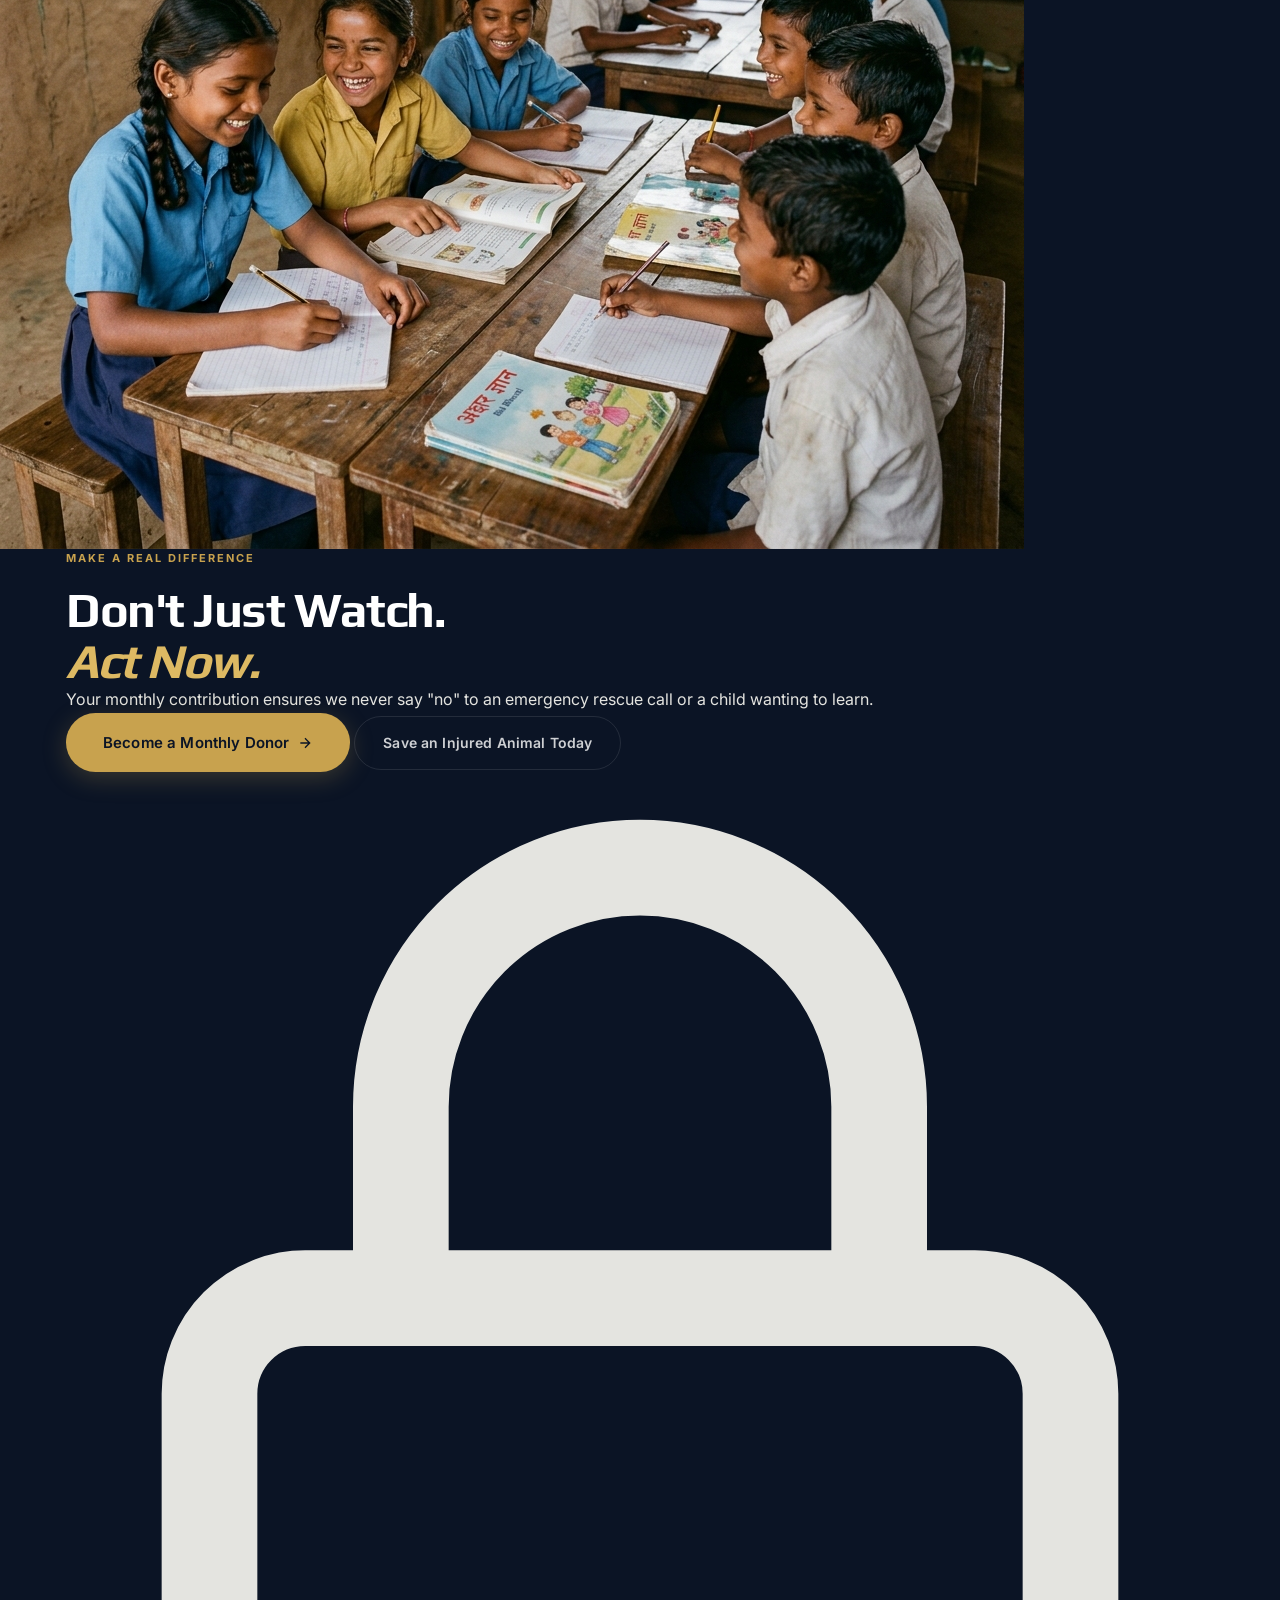
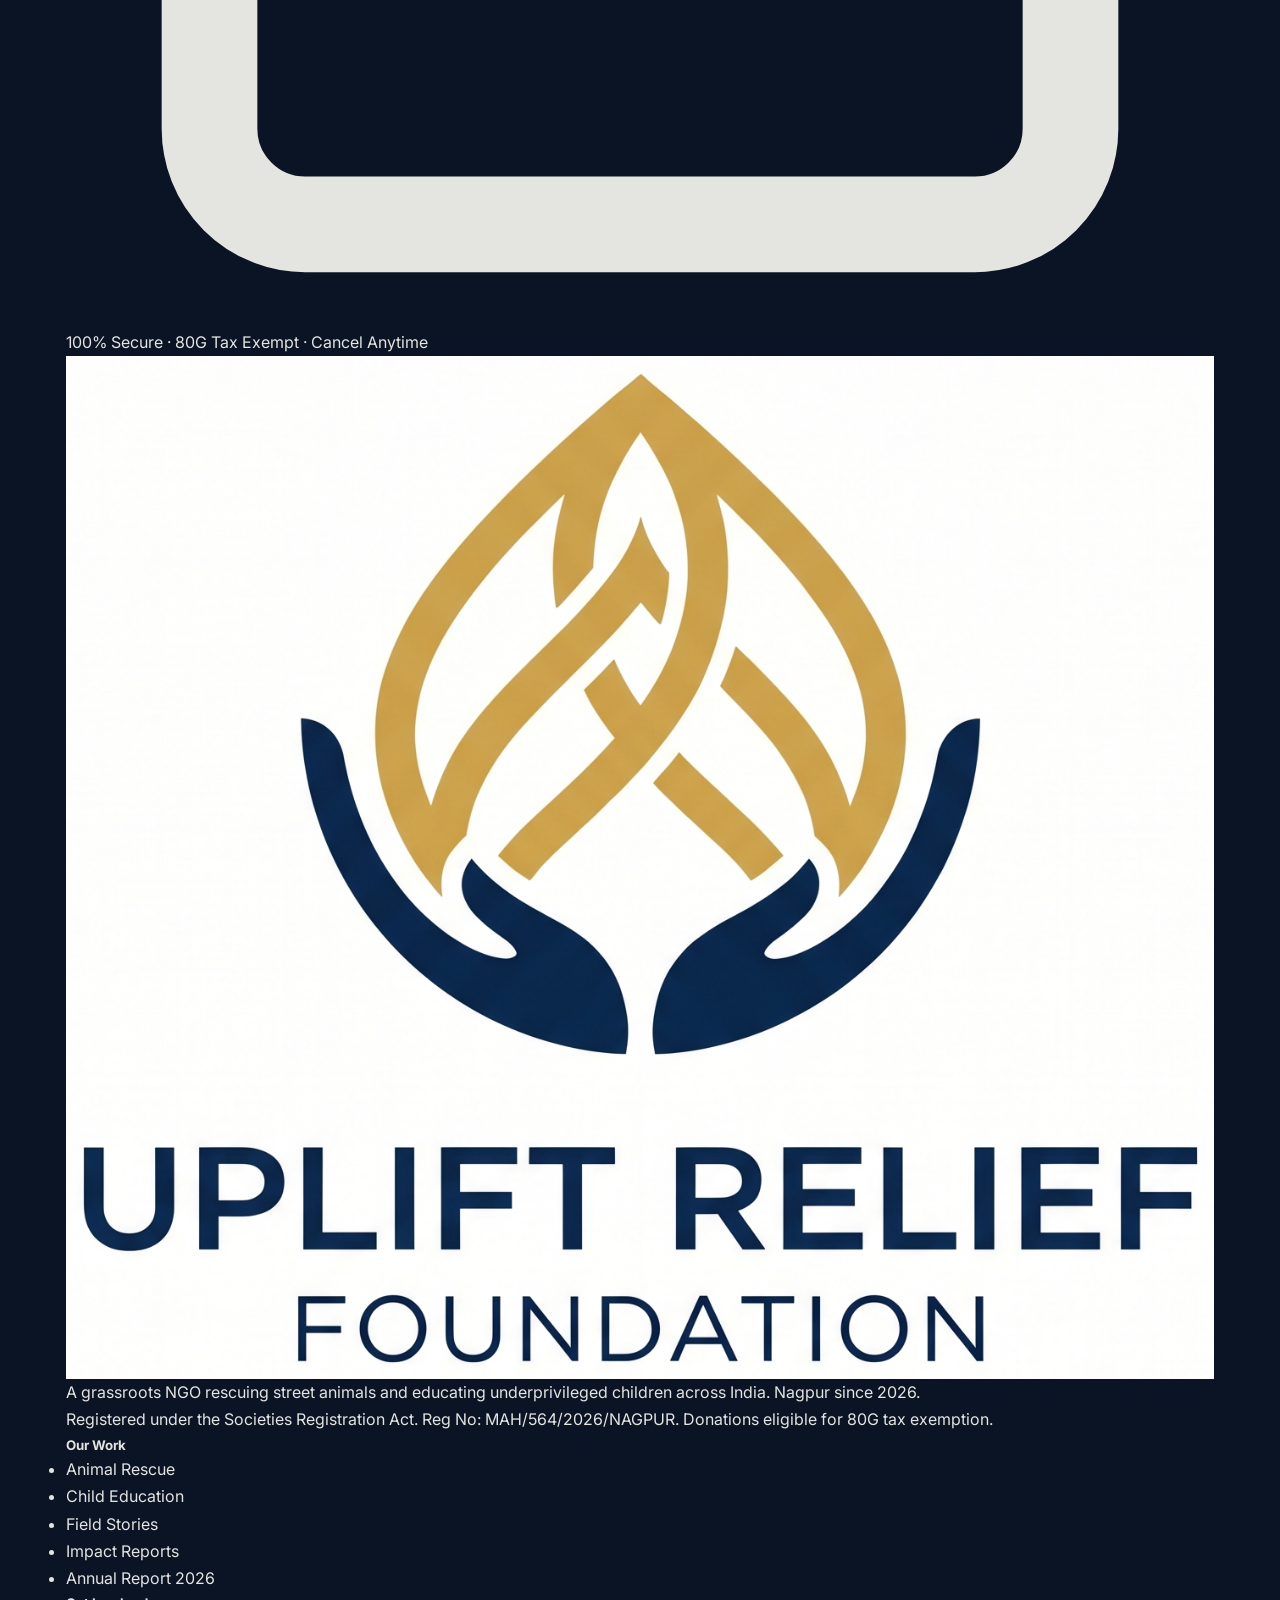
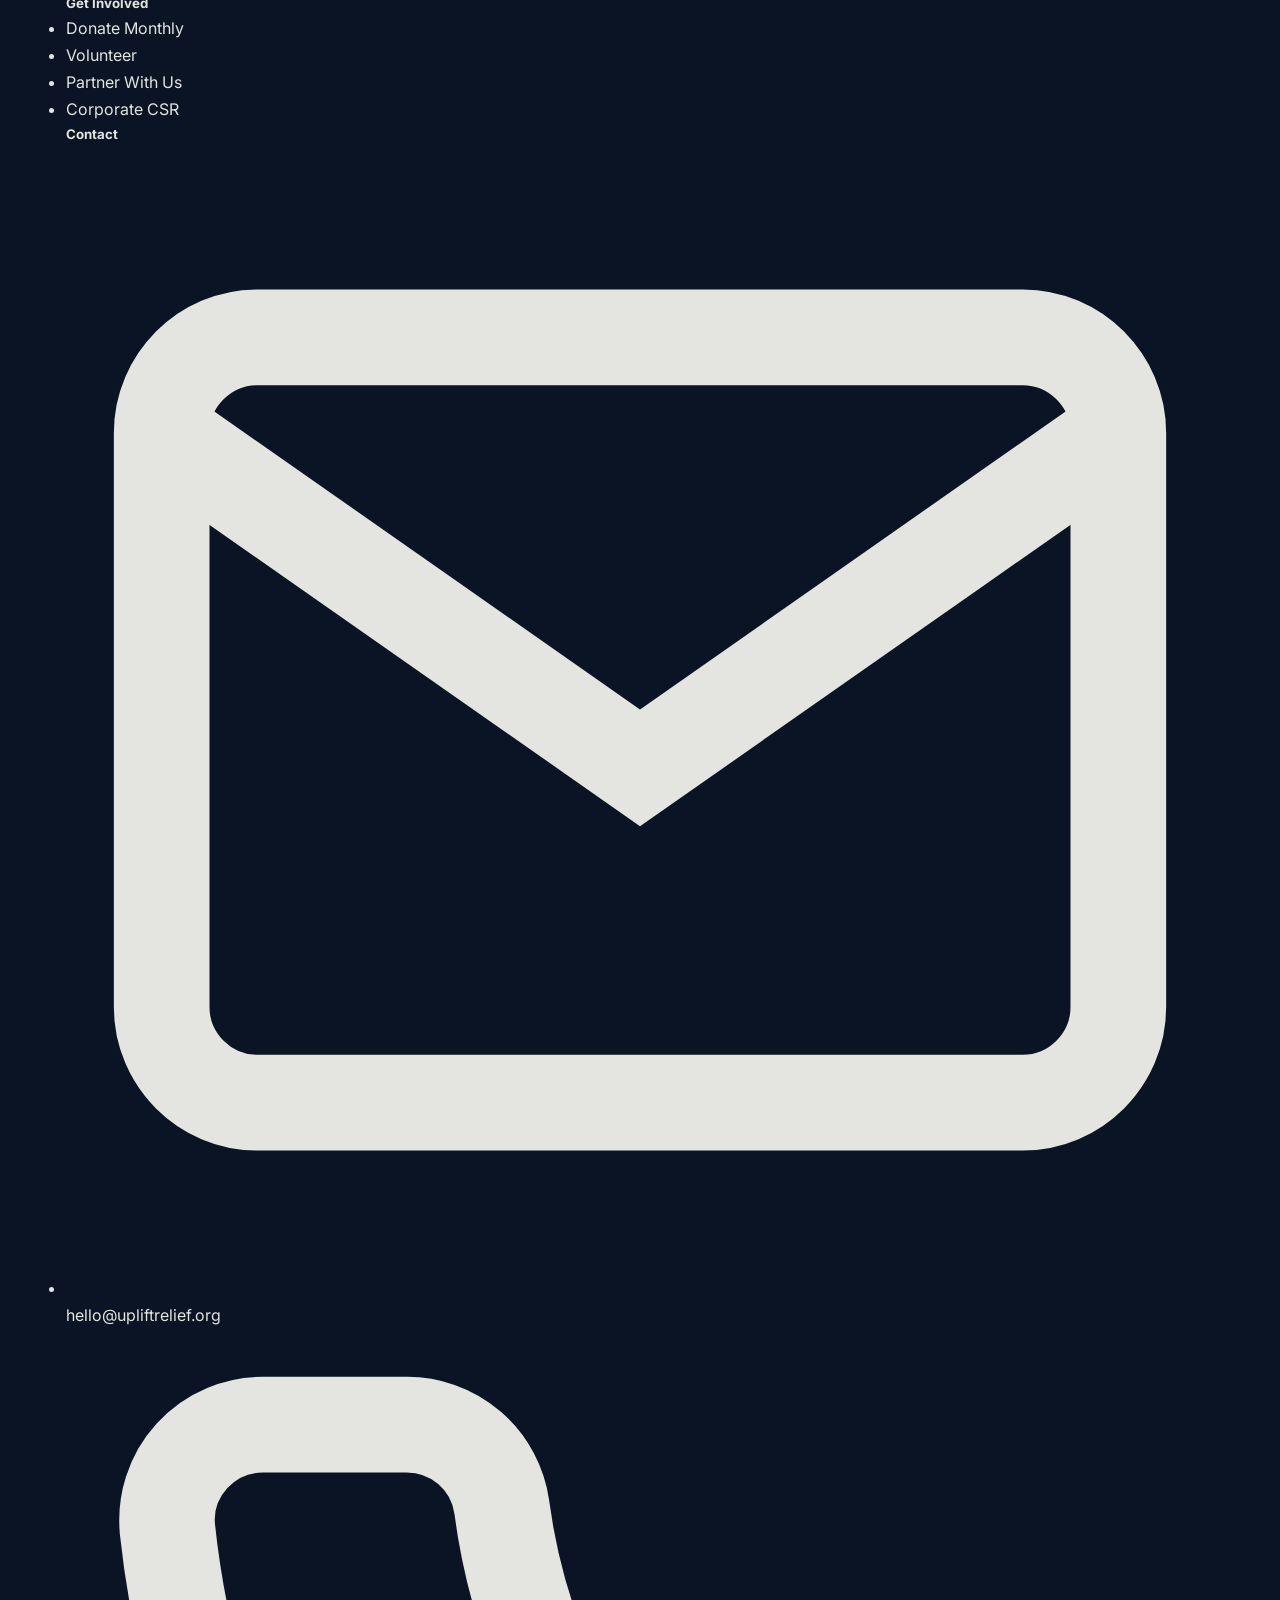
<file: work.html>
<!DOCTYPE html>
<html lang="en">
<head>
<meta charset="UTF-8"><meta name="viewport" content="width=device-width,initial-scale=1.0">
<title>Our Work | Uplift Relief Foundation</title>
<meta name="description" content="We rescue injured street dogs and provide free education for underprivileged children across Nagpur. 100% transparent, grassroots NGO.">
<link rel="stylesheet" href="style.css">
</head>
<body>

<nav class="nav" id="nav">
<div class="nav-inner">
  <a href="index.html" class="nav-logo"><img src="logo_horizontal.png" alt="Uplift Relief Foundation"></a>
  <div class="nav-menu">
    <a href="index.html">Home</a><a href="about.html">About</a><a href="work.html">Our Work</a><a href="impact.html">Impact</a><a href="stories.html">Stories</a>
  </div>
    <div class="nav-cta">
    <a href="donate.html" class="btn btn-gold">Donate Now <svg viewBox="0 0 24 24" fill="none" stroke="currentColor" stroke-width="2"><path d="M5 12h14M12 5l7 7-7 7"/></svg></a>
  </div>
  <button class="hamburger" id="ham" aria-label="Menu"><span></span><span></span><span></span></button>
</div>
</nav>


<!-- PAGE HERO -->
<header class="page-hero">
  <img src="hero_banner.png" alt="Our Work" class="page-hero-bg">
  <div class="wrap">
    <h1>Our <em>Work</em></h1>
    <p>Two Urgent Causes. One Heart.</p>
  </div>
</header>
<!-- CAUSES — deliberately unequal cards -->
<section class="causes" id="causes">
<div class="wrap">
  <div class="causes-header reveal">
    <span class="eyebrow">Where Your Support Goes</span>
    <h2>Two Urgent Causes.<br><em>One Heart.</em></h2>
  </div>
  <div class="causes-row">
    <div class="cause reveal">
      <div class="cause-img"><img src="dog_rescue.png" alt="Street dog rescue"><div class="cause-tag">Animal Welfare</div></div>
      <div class="cause-body">
        <h3>Save an Injured Animal</h3>
        <p>Every day, dozens of street dogs suffer from accidents, abuse, and disease. We provide 24/7 emergency rescue, life-saving surgeries, and safe rehabilitation.</p>
        <ul class="cause-checks">
          <li><svg viewBox="0 0 24 24" fill="none" stroke="currentColor" stroke-width="2"><path d="M22 11.08V12a10 10 0 1 1-5.93-9.14"/><polyline points="22 4 12 14.01 9 11.01"/></svg>Emergency medical response</li>
          <li><svg viewBox="0 0 24 24" fill="none" stroke="currentColor" stroke-width="2"><path d="M22 11.08V12a10 10 0 1 1-5.93-9.14"/><polyline points="22 4 12 14.01 9 11.01"/></svg>Anti-rabies vaccination drives</li>
          <li><svg viewBox="0 0 24 24" fill="none" stroke="currentColor" stroke-width="2"><path d="M22 11.08V12a10 10 0 1 1-5.93-9.14"/><polyline points="22 4 12 14.01 9 11.01"/></svg>Adoption &amp; foster care</li>
        </ul>
        <a href="donate.html" class="btn btn-outline">Feed a Street Animal <svg viewBox="0 0 24 24" fill="none" stroke="currentColor" stroke-width="2"><path d="M5 12h14M12 5l7 7-7 7"/></svg></a>
      </div>
    </div>
    <div class="cause reveal reveal-d1">
      <div class="cause-img"><img src="children_class.png" alt="Free education centre"><div class="cause-tag">Child Education</div></div>
      <div class="cause-body">
        <h3>Sponsor a Child's Education</h3>
        <p>Poverty forces brilliant minds out of school. We provide free tuition, supplies, and mentorship so every child gets a fair start.</p>
        <ul class="cause-checks">
          <li><svg viewBox="0 0 24 24" fill="none" stroke="currentColor" stroke-width="2"><path d="M22 11.08V12a10 10 0 1 1-5.93-9.14"/><polyline points="22 4 12 14.01 9 11.01"/></svg>Free learning centres</li>
          <li><svg viewBox="0 0 24 24" fill="none" stroke="currentColor" stroke-width="2"><path d="M22 11.08V12a10 10 0 1 1-5.93-9.14"/><polyline points="22 4 12 14.01 9 11.01"/></svg>Books, uniforms &amp; digital literacy</li>
          <li><svg viewBox="0 0 24 24" fill="none" stroke="currentColor" stroke-width="2"><path d="M22 11.08V12a10 10 0 1 1-5.93-9.14"/><polyline points="22 4 12 14.01 9 11.01"/></svg>Career mentorship</li>
        </ul>
        <a href="donate.html" class="btn btn-outline">Sponsor a Student <svg viewBox="0 0 24 24" fill="none" stroke="currentColor" stroke-width="2"><path d="M5 12h14M12 5l7 7-7 7"/></svg></a>
      </div>
    </div>
  </div>
</div>
</section>

<!-- CTA — full-bleed emotional -->
<section class="cta" id="donate">
<img src="hero_children.png" alt="Children learning" class="cta-bg">
<div class="wrap">
  <div class="cta-inner reveal">
    <span class="eyebrow">Make a Real Difference</span>
    <h2>Don't Just Watch.<br><em>Act Now.</em></h2>
    <p>Your monthly contribution ensures we never say "no" to an emergency rescue call or a child wanting to learn.</p>
    <div class="cta-actions">
      <a href="donate.html" class="btn btn-gold btn-lg">Become a Monthly Donor <svg viewBox="0 0 24 24" fill="none" stroke="currentColor" stroke-width="2"><path d="M5 12h14M12 5l7 7-7 7"/></svg></a>
      <a href="donate.html" class="btn btn-ghost">Save an Injured Animal Today</a>
      <div class="cta-secure"><svg viewBox="0 0 24 24" fill="none" stroke="currentColor" stroke-width="2"><rect x="3" y="11" width="18" height="11" rx="2"/><path d="M7 11V7a5 5 0 0 1 10 0v4"/></svg>100% Secure · 80G Tax Exempt · Cancel Anytime</div>
    </div>
  </div>
</div>
</section>

<!-- FOOTER -->
<footer class="footer" id="contact">
<div class="wrap">
  <div class="footer-main">
    <div class="footer-brand">
      <img src="logo_stacked.png" alt="Uplift Relief Foundation">
      <p>A grassroots NGO rescuing street animals and educating underprivileged children across India. Nagpur since 2026.</p>
      <div class="footer-trust"><p>Registered under the Societies Registration Act. Reg No: MAH/564/2026/NAGPUR. Donations eligible for 80G tax exemption.</p></div>
    </div>
    <div class="footer-col"><h5>Our Work</h5><ul><li><a href="work.html">Animal Rescue</a></li><li><a href="work.html">Child Education</a></li><li><a href="stories.html">Field Stories</a></li><li><a href="impact.html">Impact Reports</a></li><li><a href="#">Annual Report 2026</a></li></ul></div>
    <div class="footer-col"><h5>Get Involved</h5><ul><li><a href="donate.html">Donate Monthly</a></li><li><a href="#">Volunteer</a></li><li><a href="#">Partner With Us</a></li><li><a href="#">Corporate CSR</a></li></ul></div>
    <div class="footer-col footer-contact"><h5>Contact</h5><ul>
      <li><svg viewBox="0 0 24 24" fill="none" stroke="currentColor" stroke-width="2"><path d="M4 4h16c1.1 0 2 .9 2 2v12c0 1.1-.9 2-2 2H4c-1.1 0-2-.9-2-2V6c0-1.1.9-2 2-2z"/><polyline points="22,6 12,13 2,6"/></svg><a href="mailto:hello@upliftrelief.org">hello@upliftrelief.org</a></li>
      <li><svg viewBox="0 0 24 24" fill="none" stroke="currentColor" stroke-width="2"><path d="M22 16.92v3a2 2 0 0 1-2.18 2 19.79 19.79 0 0 1-8.63-3.07 19.5 19.5 0 0 1-6-6 19.79 19.79 0 0 1-3.07-8.67A2 2 0 0 1 4.11 2h3a2 2 0 0 1 2 1.72c.127.96.361 1.903.7 2.81a2 2 0 0 1-.45 2.11L8.09 9.91a16 16 0 0 0 6 6l1.27-1.27a2 2 0 0 1 2.11-.45c.907.339 1.85.573 2.81.7A2 2 0 0 1 22 16.92z"/></svg><a href="tel:+919876543210">+91 98765 43210</a></li>
      <li><svg viewBox="0 0 24 24" fill="none" stroke="currentColor" stroke-width="2"><path d="M21 10c0 7-9 13-9 13s-9-6-9-13a9 9 0 0 1 18 0z"/><circle cx="12" cy="10" r="3"/></svg><span>Nagpur, Maharashtra, India</span></li>
    </ul></div>
  </div>
  <div class="footer-bottom">
    <p>&copy; 2026 Uplift Relief Foundation. All rights reserved.</p>
    <div class="socials">
      <a href="#" aria-label="Instagram"><svg viewBox="0 0 24 24" fill="none" stroke="currentColor" stroke-width="2"><rect x="2" y="2" width="20" height="20" rx="5"/><circle cx="12" cy="12" r="4"/><circle cx="17.5" cy="6.5" r="1" fill="currentColor"/></svg></a>
      <a href="#" aria-label="Twitter"><svg viewBox="0 0 24 24" fill="none" stroke="currentColor" stroke-width="2"><path d="M23 3a10.9 10.9 0 0 1-3.14 1.53 4.48 4.48 0 0 0-7.86 3v1A10.66 10.66 0 0 1 3 4s-4 9 5 13a11.64 11.64 0 0 1-7 2c9 5 20 0 20-11.5a4.5 4.5 0 0 0-.08-.83A7.72 7.72 0 0 0 23 3z"/></svg></a>
      <a href="#" aria-label="LinkedIn"><svg viewBox="0 0 24 24" fill="none" stroke="currentColor" stroke-width="2"><path d="M16 8a6 6 0 0 1 6 6v7h-4v-7a2 2 0 0 0-4 0v7h-4v-7a6 6 0 0 1 6-6z"/><rect x="2" y="9" width="4" height="12"/><circle cx="4" cy="4" r="2"/></svg></a>
      <a href="#" aria-label="YouTube"><svg viewBox="0 0 24 24" fill="none" stroke="currentColor" stroke-width="2"><path d="M22.54 6.42a2.78 2.78 0 0 0-1.95-1.96C18.88 4 12 4 12 4s-6.88 0-8.59.46a2.78 2.78 0 0 0-1.95 1.96A29 29 0 0 0 1 12a29 29 0 0 0 .46 5.58 2.78 2.78 0 0 0 1.95 1.95C5.12 20 12 20 12 20s6.88 0 8.59-.46a2.78 2.78 0 0 0 1.95-1.95A29 29 0 0 0 23 12a29 29 0 0 0-.46-5.58z"/><polygon points="9.75 15.02 15.5 12 9.75 8.98"/></svg></a>
    </div>
  </div>
</div>
</footer>

<script>
window.addEventListener('scroll',()=>{document.getElementById('nav').classList.toggle('scrolled',scrollY>40)});
document.getElementById('ham').addEventListener('click',function(){
  const m=document.querySelector('.nav-menu'),c=document.querySelector('.nav-cta'),o=m.style.display==='flex';
  if(o){m.style.cssText='';c.style.cssText=''}
  else{m.style.cssText='display:flex;flex-direction:column;position:absolute;top:100%;left:0;right:0;background:var(--bg);padding:1.5rem 2rem;gap:1rem;box-shadow:0 12px 32px rgba(0,0,0,.3);z-index:99';c.style.cssText='display:flex;position:absolute;top:calc(100% + 180px);left:0;right:0;background:var(--bg);padding:0 2rem 1.5rem;z-index:99'}
});
const ro=new IntersectionObserver(e=>{e.forEach(el=>{if(el.isIntersecting){el.target.classList.add('visible');ro.unobserve(el.target)}})},{threshold:.12});
document.querySelectorAll('.reveal').forEach(el=>ro.observe(el));
const co=new IntersectionObserver(entries=>{entries.forEach(e=>{if(e.isIntersecting){e.target.querySelectorAll('[data-target]').forEach(el=>{const t=+el.dataset.target;let c=0,s=t/60;const i=setInterval(()=>{c=Math.min(c+s,t);el.textContent=Math.floor(c).toLocaleString()+'+';if(c>=t)clearInterval(i)},22)});co.unobserve(e.target)}})},{threshold:.3});
document.querySelectorAll('.impact-numbers').forEach(el=>co.observe(el));
</script>
</body>
</html>
</file>
<file: style.css>
@import url('https://fonts.googleapis.com/css2?family=Play:wght@400;700&family=Inter:wght@300;400;500;600;700;800&display=swap');

/* ─── Tokens — Navy & Gold (matching logo) ─── */
:root{
  --bg:#0B1425;--bg-card:#101D32;--bg-elevated:#152640;
  --navy:#1E3A5F;--navy-light:#2A4F7A;--navy-bright:#3B6FA0;
  --gold:#C8A24E;--gold-bright:#DDB963;--gold-deep:#A6842E;--gold-pale:#E8D5A0;
  --chalk:#FFFFFF;--ivory:#F5F2EB;
  --type:#E4E4E0;--type-2:rgba(255,255,255,.6);--type-3:rgba(255,255,255,.35);
  --line:rgba(255,255,255,.07);
  --ease:cubic-bezier(0.16, 1, 0.3, 1); /* Premium spring ease */
}

*,*::before,*::after{margin:0;padding:0;box-sizing:border-box}
html{scroll-behavior:smooth}
body{font-family:'Inter',system-ui,-apple-system,sans-serif;background:var(--bg);color:var(--type);line-height:1.7;-webkit-font-smoothing:antialiased;overflow-x:hidden}
img{max-width:100%;height:auto;display:block}
a{text-decoration:none;color:inherit}

/* ─── Type System ─── */
h1,h2,h3{font-family:'Play',sans-serif;color:var(--chalk);line-height:1.05;letter-spacing:-.03em;font-weight:700}
h1{font-size:clamp(2.5rem,5.8vw,5rem)}
h2{font-size:clamp(1.875rem,3.8vw,3.25rem)}
h3{font-size:clamp(1.25rem,2.2vw,1.75rem);font-weight:600;letter-spacing:-.015em;line-height:1.2}
h1 em,h2 em{font-style:italic;color:var(--gold-bright)}
.eyebrow{font-family:'Inter',sans-serif;font-size:.6875rem;font-weight:700;text-transform:uppercase;letter-spacing:.18em;color:var(--gold);margin-bottom:1rem;display:block}
.body-lg{font-size:clamp(1rem,1.3vw,1.1875rem);color:var(--type-2);line-height:1.85;max-width:520px}

/* ─── Wrap ─── */
.wrap{max-width:1260px;margin:0 auto;padding:0 clamp(1.5rem,5%,3.5rem)}

/* ─── Buttons ─── */
.btn{display:inline-flex;align-items:center;gap:.5rem;font-family:'Inter',sans-serif;font-weight:600;font-size:.875rem;padding:.875rem 1.75rem;border:1.5px solid transparent;cursor:pointer;transition:all .35s var(--ease);letter-spacing:.01em}
.btn svg{width:16px;height:16px;transition:transform .3s var(--ease)}
.btn:hover svg{transform:translateX(3px)}
.btn-gold{background:var(--gold);color:var(--bg);border-radius:50px;box-shadow:0 6px 24px rgba(200,162,78,.25)}
.btn-gold:hover{background:var(--gold-bright);transform:translateY(-2px);box-shadow:0 12px 32px rgba(200,162,78,.4)}
.btn-outline{border-color:var(--line);color:var(--type);background:transparent;border-radius:50px}
.btn-outline:hover{border-color:var(--gold);color:var(--gold);background:rgba(200,162,78,.05)}
.btn-ghost{border-color:rgba(255,255,255,.1);color:rgba(255,255,255,.8);border-radius:50px;background:transparent}
.btn-ghost:hover{border-color:rgba(255,255,255,.3);background:rgba(255,255,255,.08);color:var(--chalk)}
.btn-white{background:var(--chalk);color:var(--bg);border-radius:50px;box-shadow:0 4px 12px rgba(0,0,0,.15)}
.btn-white:hover{background:var(--ivory);transform:translateY(-2px);box-shadow:0 8px 24px rgba(255,255,255,.2)}
.btn-lg{padding:1rem 2.25rem;font-size:.9375rem}

/* ─── Navigation ─── */
.nav{position:fixed;top:0;left:0;right:0;z-index:900;height:90px;background:#ffffff;box-shadow:0 4px 20px rgba(0,0,0,.05);border-bottom:4px solid var(--navy);transition:all .35s var(--ease)}
.nav.scrolled{height:76px;box-shadow:0 4px 32px rgba(0,0,0,.1)}
.nav-inner{display:flex;align-items:center;justify-content:space-between;height:100%;max-width:1400px;margin:0 auto;padding:0 clamp(1.25rem,4%,2.5rem)}
.nav-logo img{height:52px;width:auto}
.nav-menu {display: flex;gap: 2rem;align-items: center;background: transparent;border: none;padding: 0;border-radius: 0;}
.nav-menu a{font-si
.nav-menu a{font-size:.9375rem;font-weight:600;color:var(--navy);letter-spacing:.02em;transition:color .25s}
.nav-menu a:hover{color:var(--gold-deep)}
.nav-cta{display:flex;gap:.75rem;align-items:center}
.nav-cta .btn{padding:.625rem 1.5rem;font-size:.875rem}
.hamburger{display:none;background:none;border:none;cursor:pointer;width:24px;height:18px;position:relative;flex-direction:column;justify-content:space-between}
.hamburger span{display:block;width:100%;height:2px;background:var(--navy);transition:.3s}

/* ═══ HERO ═══ */
.hero{position:relative;min-height:100vh;padding-top:76px;background:var(--bg);overflow:hidden;display:flex;align-items:flex-end}
.hero::before{content:'';position:absolute;inset:0;background:linear-gradient(170deg,rgba(11,20,37,.7) 0%,rgba(11,20,37,.3) 40%,rgba(11,20,37,.8) 100%);z-index:1}
.hero-bg{position:absolute;inset:0;width:100%;height:100%;object-fit:cover;opacity:.65;filter:brightness(.75) saturate(1.05);transform:scale(1.05)}
.hero-watermark{position:absolute;top:50%;left:50%;transform:translate(-50%,-50%);font-family:'Play',sans-serif;font-size:25vw;font-weight:800;color:rgba(255,255,255,.03);white-space:nowrap;z-index:1;pointer-events:none;letter-spacing:-.05em;line-height:1}
.hero-wrap{position:relative;z-index:2;padding:0 0 clamp(4rem,8vh,7rem);max-width:680px}
.hero-badge{display:inline-flex;align-items:center;gap:.5rem;margin-bottom:2.5rem}
.hero-badge .dot{width:6px;height:6px;border-radius:50%;background:var(--gold-bright);box-shadow:0 0 8px rgba(221,185,99,.5);animation:blink 2.5s infinite}
@keyframes blink{0%,100%{opacity:1}50%{opacity:.3}}
.hero-badge span{font-size:.6875rem;font-weight:600;letter-spacing:.12em;text-transform:uppercase;color:var(--type-3)}
.hero-h1{color:var(--chalk);margin-bottom:1.75rem}
.hero-sub{color:rgba(255,255,255,.5);font-size:clamp(.9375rem,1.3vw,1.0625rem);line-height:1.85;max-width:480px;margin-bottom:2.5rem}
.hero-ctas{display:flex;gap:.75rem;flex-wrap:wrap;margin-bottom:clamp(3rem,6vh,5rem)}
.hero-metrics{display:flex;gap:clamp(1.5rem,3vw,3rem);flex-wrap:wrap}
.hero-metric{padding-left:1rem;border-left:1px solid rgba(200,162,78,.35)}
.hero-metric strong{display:block;font-family:'1797 Medium','Playfair Display',serif;font-size:clamp(1.5rem,2.5vw,2rem);color:var(--chalk);font-weight:700;line-height:1;letter-spacing:-.02em}
.hero-metric span{font-size:.6875rem;font-weight:500;color:var(--type-3);text-transform:uppercase;letter-spacing:.08em;margin-top:.375rem;display:block}

/* ─── Trust Ribbon ─── */
.ribbon{background:var(--gold);padding:.75rem 0;overflow:hidden}
.ribbon-track{display:flex;gap:3rem;width:max-content;animation:scroll 40s linear infinite}
@keyframes scroll{to{transform:translateX(-50%)}}
.ribbon-item{display:flex;align-items:center;gap:.375rem;font-size:.6875rem;font-weight:700;color:var(--bg);white-space:nowrap;letter-spacing:.04em;text-transform:uppercase}
.ribbon-item svg{width:14px;height:14px;opacity:.7}

/* ═══ INTRO ═══ */
.intro{padding:clamp(5rem,12vw,10rem) 0 clamp(4rem,8vw,7rem);background:var(--chalk)}
.intro-grid{display:grid;grid-template-columns:1.2fr .8fr;gap:clamp(3rem,6vw,5rem);align-items:end}
.intro-visual{position:relative}
.intro-img{overflow:hidden;border-radius:16px}
.intro-img img{width:100%;height:clamp(400px,50vw,580px);object-fit:cover;filter:saturate(1) brightness(1)}
.intro-float{position:absolute;bottom:-1.5rem;right:-1rem;background:var(--navy);border:none;padding:1.25rem 1.5rem;box-shadow:0 12px 40px rgba(11,20,37,.15);display:flex;align-items:center;gap:.875rem;z-index:2;border-radius:14px}
.intro-float-icon{width:40px;height:40px;background:var(--gold);display:flex;align-items:center;justify-content:center;border-radius:12px;flex-shrink:0}
.intro-float-icon svg{width:20px;height:20px;color:var(--bg)}
.intro-float strong{font-size:1.375rem;color:var(--chalk);display:block;line-height:1;font-family:'Play',sans-serif}
.intro-float span{font-size:.75rem;color:rgba(255,255,255,.7)}
.intro-content{padding-bottom:2rem}
.intro-content .eyebrow{color:var(--gold-deep)}
.intro-content h2{color:var(--navy)}
.intro-content .body-lg{margin-bottom:1rem;color:rgba(11,20,37,.7)}
.intro-stats{display:flex;gap:2.5rem;margin-top:2.5rem;flex-wrap:wrap}
.intro-stat strong{font-family:'Play',sans-serif;font-size:2rem;color:var(--gold-deep);display:block;line-height:1}
.intro-stat span{font-size:.6875rem;color:rgba(11,20,37,.5);font-weight:600;text-transform:uppercase;letter-spacing:.08em;margin-top:.25rem;display:block}

/* ═══ IMMERSIVE QUOTE ═══ */
.immersive{position:relative;padding:clamp(6rem,14vw,12rem) 0;overflow:hidden}
.immersive-bg{position:absolute;inset:0;width:100%;height:100%;object-fit:cover;filter:saturate(.85) brightness(.3)}
.immersive-inner{position:relative;z-index:2;max-width:700px;margin:0 auto;text-align:center;padding:0 5%}
.immersive blockquote{font-family:'Play',sans-serif;font-size:clamp(1.5rem,3vw,2.5rem);font-weight:400;font-style:italic;color:var(--chalk);line-height:1.4;margin-bottom:1.5rem}
.immersive cite{font-family:'Inter',sans-serif;font-size:.8125rem;font-weight:600;color:var(--gold-bright);font-style:normal;letter-spacing:.06em;text-transform:uppercase}

/* ═══ CAUSES ═══ */
.causes{padding:clamp(5rem,10vw,9rem) 0;background:var(--ivory)}
.causes-header{max-width:560px;margin-bottom:clamp(3rem,5vw,4rem)}
.causes-header h2{color:var(--navy)}
.causes-header .eyebrow{color:var(--gold-deep)}
.causes-row{display:grid;grid-template-columns:1fr 1fr;gap:1.5rem}
.cause{display:flex;flex-direction:column;position:relative;background:var(--chalk);overflow:hidden;border:1px solid rgba(11,20,37,.06);transition:transform .6s var(--ease),box-shadow .6s var(--ease);border-radius:24px}
.cause:hover{transform:translateY(-8px);box-shadow:0 24px 64px rgba(11,20,37,.08)}
.cause-img{position:relative;overflow:hidden}
.cause-img img{width:100%;height:clamp(220px,22vw,320px);object-fit:cover;transition:transform .7s var(--ease)}
.cause:hover .cause-img img{transform:scale(1.03)}
.cause-tag{position:absolute;top:1rem;left:1rem;background:var(--navy);color:var(--chalk);padding:.3rem .75rem;font-size:.625rem;font-weight:700;letter-spacing:.1em;text-transform:uppercase;border-radius:50px}
.cause-body{padding:clamp(1.5rem,3vw,2.5rem);flex-grow:1;display:flex;flex-direction:column}
.cause-body h3{margin-bottom:.75rem;color:var(--navy)}
.cause-body>p{color:rgba(11,20,37,.7);font-size:.9375rem;line-height:1.75;margin-bottom:1.25rem}
.cause-checks{list-style:none;margin-bottom:1.75rem;display:flex;flex-direction:column;gap:.5rem}
.cause-checks li{display:flex;align-items:center;gap:.625rem;font-size:.875rem;font-weight:500;color:var(--navy)}
.cause-checks svg{width:16px;height:16px;color:var(--gold-deep);flex-shrink:0}
.cause-body .btn-outline{border-color:rgba(11,20,37,.15);color:var(--navy);margin-top:auto;align-self:flex-start}
.cause-body .btn-outline:hover{border-color:var(--navy);background:rgba(11,20,37,.04)}

/* ═══ STORIES ═══ */
.stories{padding:clamp(5rem,10vw,9rem) 0;background:var(--bg);position:relative;overflow:hidden}
.stories-header{margin-bottom:clamp(3rem,5vw,4rem)}
.stories-header .eyebrow{color:var(--gold-bright)}
.stories-header h2{color:var(--chalk)}
.stories-header .body-lg{color:var(--type-2)}
.stories-mosaic{display:grid;grid-template-columns:1.4fr 1fr;grid-template-rows:1fr 1fr;gap:1rem;min-height:580px}
.s-card{position:relative;overflow:hidden;border-radius:16px}
.s-card img{position:absolute;inset:0;width:100%;height:100%;object-fit:cover;transition:transform .7s var(--ease);filter:saturate(.9) brightness(.75)}
.s-card:hover img{transform:scale(1.04);filter:saturate(.95) brightness(.8)}
.s-card::after{content:'';position:absolute;inset:0;background:linear-gradient(to top,rgba(11,20,37,.92) 0%,rgba(11,20,37,.2) 55%,transparent 100%)}
.s-card--featured{grid-row:1/3}
.s-body{position:absolute;bottom:0;left:0;right:0;padding:clamp(1.5rem,3vw,2.5rem);z-index:2}
.s-tag{font-size:.625rem;font-weight:700;letter-spacing:.12em;text-transform:uppercase;color:var(--gold-bright);margin-bottom:.5rem;display:block}
.s-body h3{color:var(--chalk);margin-bottom:.5rem;font-size:clamp(1.125rem,1.8vw,1.5rem)}
.s-body p{color:rgba(255,255,255,.45);font-size:.875rem;line-height:1.65;display:-webkit-box;-webkit-line-clamp:3;-webkit-box-orient:vertical;overflow:hidden}
.s-link{display:inline-flex;align-items:center;gap:.375rem;color:var(--gold-bright);font-size:.75rem;font-weight:600;margin-top:.75rem;letter-spacing:.03em;transition:gap .3s}
.s-link:hover{gap:.625rem}
.s-link svg{width:12px;height:12px}

/* ═══ IMPACT ═══ */
.impact{padding:clamp(5rem,10vw,9rem) 0;background:var(--chalk)}
.impact-grid{display:grid;grid-template-columns:1.15fr .85fr;gap:clamp(3rem,6vw,5rem);align-items:center}
.impact-content .eyebrow{color:var(--gold-deep)}
.impact-content h2{color:var(--navy)}
.impact-content .body-lg{color:rgba(11,20,37,.7)}
.impact-numbers{display:grid;grid-template-columns:1fr 1fr;gap:1rem;margin-top:2.5rem}
.impact-num{padding:1.5rem;border-left:2px solid var(--gold);background:var(--ivory);border-radius:12px;transition:all .3s var(--ease)}
.impact-num:hover{border-color:var(--gold-deep);transform:translateY(-2px);box-shadow:0 8px 24px rgba(11,20,37,.06)}
.impact-num strong{font-family:'Inter',sans-serif;font-size:clamp(1.75rem,3vw,2.5rem);font-weight:800;color:var(--navy);display:block;line-height:1;letter-spacing:-.02em}
.impact-num span{font-size:.75rem;font-weight:600;color:rgba(11,20,37,.5);text-transform:uppercase;letter-spacing:.06em;margin-top:.25rem;display:block}
.impact-visual{position:relative}
.impact-visual-img{overflow:hidden;border-radius:16px}
.impact-visual-img img{width:100%;height:clamp(380px,40vw,540px);object-fit:cover}
.trust-badge-float{position:absolute;bottom:-1rem;left:1.5rem;background:var(--navy);border:none;padding:1rem 1.25rem;box-shadow:0 8px 32px rgba(11,20,37,.2);display:flex;align-items:center;gap:.75rem;z-index:2;border-radius:14px}
.trust-badge-float svg{width:22px;height:22px;color:var(--gold);flex-shrink:0}
.trust-badge-float strong{font-size:.8125rem;color:var(--chalk);display:block}
.trust-badge-float small{font-size:.6875rem;color:rgba(255,255,255,.6)}

/* ═══ BREAKDOWN ═══ */
.breakdown{padding:clamp(4rem,8vw,6rem) 0;background:var(--ivory)}
.breakdown-inner{background:var(--chalk);border:1px solid rgba(11,20,37,.06);padding:clamp(3rem,6vw,4.5rem);position:relative;overflow:hidden;border-radius:24px}
.breakdown-head{text-align:center;margin-bottom:2.5rem;position:relative;z-index:1}
.breakdown-head .eyebrow{color:var(--gold-deep)}
.breakdown-head h2{color:var(--navy)}
.breakdown-head .body-lg{color:rgba(11,20,37,.7);margin:0 auto}
.breakdown-cards{display:grid;grid-template-columns:repeat(3,1fr);gap:1rem;position:relative;z-index:1}
.bd-card{background:var(--ivory);border:1px solid rgba(11,20,37,.04);padding:2rem;text-align:center;transition:all .35s var(--ease);border-radius:16px}
.bd-card:hover{background:#fff;border-color:rgba(200,162,78,.3);box-shadow:0 12px 32px rgba(11,20,37,.05)}
.bd-pct{font-family:'Play',sans-serif;font-size:2.5rem;font-weight:700;color:var(--gold-deep);line-height:1;margin-bottom:.375rem}
.bd-card h4{font-family:'Inter',sans-serif;font-size:.875rem;font-weight:700;color:var(--navy);margin-bottom:.375rem}
.bd-card p{font-size:.8125rem;color:rgba(11,20,37,.6);line-height:1.6}

/* ═══ CTA ═══ */
.cta{position:relative;padding:clamp(6rem,14vw,11rem) 0;overflow:hidden}
.cta-bg{position:absolute;inset:0;width:100%;height:100%;object-fit:cover;filter:saturate(.9) brightness(.25)}
.cta::after{content:'';position:absolute;inset:0;background:rgba(11,20,37,.6)}
.cta-inner{position:relative;z-index:2;max-width:580px}
.cta-inner .eyebrow{color:var(--gold-bright)}
.cta-inner h2{color:var(--chalk);margin-bottom:1.25rem}
.cta-inner>p{color:var(--type-2);font-size:1.0625rem;line-height:1.8;margin-bottom:2.5rem}
.cta-actions{display:flex;flex-direction:column;align-items:flex-start;gap:1rem}
.cta-secure{display:flex;align-items:center;gap:.375rem;color:var(--type-3);font-size:.75rem;font-weight:500;margin-top:.25rem}
.cta-secure svg{width:12px;height:12px}

/* ─── Footer ─── */
.footer{background:#060D1A;color:rgba(255,255,255,.5);padding:clamp(3.5rem,7vw,5rem) 0 1.5rem}
.footer-main{display:grid;grid-template-columns:1.8fr 1fr 1fr 1.3fr;gap:clamp(2rem,4vw,3.5rem);padding-bottom:2.5rem;border-bottom:1px solid var(--line)}
.footer-brand img{height:44px;margin-bottom:1rem}
.footer-brand p{font-size:.8125rem;line-height:1.8;max-width:260px}
.footer-trust{margin-top:1.25rem;padding:1rem;background:rgba(255,255,255,.03);border:1px solid var(--line);border-radius:12px}
.footer-trust p{font-size:.6875rem;color:var(--type-3);line-height:1.7}
.footer-col h5{font-family:'Inter',sans-serif;font-size:.625rem;font-weight:700;text-transform:uppercase;letter-spacing:.14em;color:var(--gold);margin-bottom:1rem}
.footer-col ul{list-style:none;display:flex;flex-direction:column;gap:.625rem}
.footer-col a{font-size:.8125rem;transition:color .25s}
.footer-col a:hover{color:var(--gold-bright)}
.footer-contact li{display:flex;align-items:flex-start;gap:.625rem}
.footer-contact svg{width:16px;height:16px;color:var(--gold);flex-shrink:0;margin-top:2px;opacity:.7}
.footer-bottom{padding-top:1.5rem;display:flex;justify-content:space-between;align-items:center;flex-wrap:wrap;gap:1rem}
.footer-bottom p{font-size:.75rem;color:rgba(255,255,255,.2)}
.socials{display:flex;gap:.5rem}
.socials a{width:34px;height:34px;border:1px solid var(--line);display:flex;align-items:center;justify-content:center;color:rgba(255,255,255,.3);transition:all .3s var(--ease);border-radius:50%}
.socials a:hover{border-color:var(--gold);color:var(--gold-bright);background:rgba(200,162,78,.1)}
.socials svg{width:14px;height:14px}


/* ═══ PAGE HERO ═══ */
.page-hero{padding:clamp(8rem,15vw,12rem) 0 clamp(4rem,8vw,6rem);background:var(--bg);text-align:center;position:relative;overflow:hidden}
.page-hero::after{content:'';position:absolute;inset:0;background:linear-gradient(to top,var(--bg) 0%,transparent 100%);pointer-events:none}
.page-hero-bg{position:absolute;inset:0;width:100%;height:100%;object-fit:cover;opacity:.4;filter:saturate(.8) brightness(.5)}
.page-hero .wrap{position:relative;z-index:2;max-width:800px}
.page-hero h1{margin-bottom:1rem;color:var(--chalk)}
.page-hero p{font-size:1.125rem;color:var(--type-2);margin:0 auto}

/* ─── Scroll Reveals ─── */
.reveal{opacity:0;transform:translateY(32px);transition:opacity .7s var(--ease),transform .7s var(--ease)}
.reveal.visible{opacity:1;transform:translateY(0)}
.reveal-d1{transition-delay:.12s}.reveal-d2{transition-delay:.24s}.reveal-d3{transition-delay:.36s}

/* ─── Responsive ─── */
@media(max-width: 768px) {
  .hero {
    padding-top: 110px; 
    align-items: center; 
  }
  .hero-wrap {
    max-width: 100%;
    padding: 0 clamp(1.5rem, 5%, 3.5rem) clamp(4rem, 8vh, 7rem) !important;
  }
  .hero-h1 {
    font-size: clamp(2rem, 7.5vw, 2.5rem); 
  }
  .hero-ctas {
    flex-direction: column;
    gap: 1rem;
    width: 100%;
  }
  .hero-ctas .btn {
    width: 100%;
    justify-content: center;
    font-size: 0.875rem;
    padding: 0.875rem 1.5rem;
  }
  .hero-metric {
    width: 100%; 
  }
}
@media(max-width: 1024px) {
  .intro-grid, .impact-grid {
    grid-template-columns: 1fr;
    gap: 3rem;
  }
  .intro-content {
    padding-bottom: 0;
  }
  .causes-row {
    grid-template-columns: 1fr;
    gap: 2rem;
  }
  .stories-mosaic {
    grid-template-columns: 1fr;
    grid-template-rows: auto;
    gap: 1.5rem;
  }
  .s-card--featured {
    grid-row: auto;
    min-height: 380px;
  }
  .s-card {
    min-height: 280px;
  }
  .footer-main {
    grid-template-columns: 1fr 1fr;
    gap: 2.5rem;
  }
  .breakdown-cards {
    grid-template-columns: 1fr;
    gap: 1.25rem;
  }
}
@media(max-width: 768px) {
  .nav-menu, .nav-inner .nav-menu[style*="display: flex"] {
    display: flex !important;
    flex-direction: column !important;
    position: absolute !important;
    top: 100% !important;
    left: 0 !important;
    right: 0 !important;
    background: #ffffff !important; 
    padding: 1.5rem 2rem 0.5rem !important;
    gap: 0 !important;
    box-shadow: none !important;
    border-bottom: none !important;
    z-index: 99 !important;
    opacity: 0;
    pointer-events: none;
    max-height: 0;
    overflow: hidden;
    transition: opacity 0.3s var(--ease), max-height 0.3s var(--ease);
  }
  .nav-cta, .nav-inner .nav-cta[style*="display: flex"] {
    display: flex !important;
    position: absolute !important;
    top: 100% !important; 
    left: 0 !important;
    right: 0 !important;
    background: #ffffff !important;
    padding: 0.5rem 2rem 2rem !important; 
    box-shadow: 0 24px 32px rgba(11,20,37,.08) !important;
    border-bottom: 4px solid var(--navy) !important; 
    z-index: 99 !important; 
    opacity: 0;
    pointer-events: none;
    max-height: 0;
    overflow: hidden;
    transition: opacity 0.3s var(--ease), max-height 0.3s var(--ease);
  }
  .nav-inner div[style*="display:flex"], 
  .nav-inner div[style*="display: flex"] {
    opacity: 1 !important;
    pointer-events: all !important;
    overflow: visible !important; 
  }
  .nav-inner .nav-menu[style*="display:flex"],
  .nav-inner .nav-menu[style*="display: flex"] {
    max-height: 380px !important;
  }
  .nav-inner .nav-cta[style*="display:flex"],
  .nav-inner .nav-cta[style*="display: flex"] {
    max-height: 120px !important;
    transform: translateY(305px) !important; 
  }
  .nav-menu a {
    color: var(--navy) !important; 
    width: 100%;
    padding: 0.85rem 0 !important;
    font-size: 1.05rem !important; 
    border-bottom: 1px solid rgba(11,20,37,.06) !important; 
  }
  .nav-menu a:last-child {
    border-bottom: none !important;
  }
  .nav-cta .btn {
    display: inline-flex !important; 
    width: 100% !important;
    justify-content: center !important;
    margin-top: 0;
  }
  .hamburger {
    display: flex;
  }
  .hero-wrap {
    max-width: 100%;
  }
   .hero-metrics {
    flex-direction: row !important; 
    justify-content: space-between; 
    gap: 0.25rem !important;
    width: 100%;
    margin-top: 2.25rem;
  }
  .hero-metric {
    flex: 1;
    padding-left: 0.5rem !important; 
    padding-top: 0 !important; 
    border-top: none !important; 
    border-left: 2px solid rgba(200,162,78,.45) !important; 
  }
  .hero-metric strong {
    font-size: clamp(1.45rem, 5.2vw, 1.85rem) !important; 
    line-height: 1.1;
    letter-spacing: -0.01em;
  }
  .hero-metric span {
    font-size: clamp(0.625rem, 2.2vw, 0.725rem) !important; 
    white-space: nowrap; 
    margin-top: 0.35rem;
    letter-spacing: 0.05em;
  }
  .hero-metric {
    padding-left: 0;
    padding-top: 1rem;
    border-left: none;
    border-top: 1px solid rgba(200,162,78,.35);
  }
  .intro-float {
    right: 1rem;
    bottom: -1rem;
  }
  .intro-stats {
    flex-direction: column;
    gap: 1.5rem;
  }
 .impact-numbers {
    grid-template-columns: 1fr 1fr !important; 
    gap: 0.75rem !important;
  }
  .impact-num {
    padding: 1rem !important; 
  }
  .impact-num strong {
    font-size: clamp(1.4rem, 4.5vw, 1.85rem) !important; 
  }
  .impact-num span {
    font-size: 0.65rem !important;
    letter-spacing: 0.04em !important;
  }
  .footer-main {
    grid-template-columns: 1fr;
    gap: 2rem;
  }
  .footer-bottom {
    flex-direction: column;
    text-align: center;
    gap: 1.5rem;
  }
  .immersive blockquote {
    font-size: clamp(1.25rem, 5vw, 1.75rem);
  }
}
/* ═══ DONATE PAGE SPECIFIC ═══ */
.donate-grid { display: grid; grid-template-columns: 1.2fr 0.8fr; gap: 3rem; align-items: start; margin-top: 3rem; }
@media(max-width:992px){ .donate-grid { grid-template-columns: 1fr; gap: 2rem; } }

.donate-panel { background: var(--bg-card); border: 1px solid var(--line); border-radius: 24px; padding: clamp(1.5rem, 4vw, 3rem); box-shadow: 0 12px 48px rgba(0,0,0,0.15); }
.donate-header-tabs { display: flex; gap: 0.5rem; background: var(--bg); padding: 0.375rem; border-radius: 50px; margin-bottom: 2.5rem; border: 1px solid var(--line); }
.donate-tab-btn { flex: 1; border: none; background: transparent; color: var(--type-2); font-family: 'Inter', sans-serif; font-weight: 600; font-size: 0.9375rem; padding: 0.875rem; border-radius: 50px; cursor: pointer; transition: all 0.3s var(--ease); text-align: center; }
.donate-tab-btn.active { background: var(--gold); color: var(--bg); box-shadow: 0 4px 12px rgba(200,162,78,0.25); }

.tier-grid { display: grid; grid-template-columns: repeat(auto-fit, minmax(220px, 1fr)); gap: 1.25rem; margin-bottom: 2rem; }
.tier-card { background: var(--bg-elevated); border: 2px solid transparent; border-radius: 20px; padding: 2rem 1.5rem; text-align: center; cursor: pointer; transition: all 0.35s var(--ease); position: relative; display: flex; flex-direction: column; }
.tier-card:hover { transform: translateY(-4px); border-color: var(--navy-light); }
.tier-card.active { border-color: var(--gold); background: rgba(200,162,78,0.03); }
.tier-card.popular { border-color: var(--gold-deep); }
.tier-card.popular::before { content: 'Most Popular'; position: absolute; top: -12px; left: 50%; transform: translateX(-50%); background: var(--gold-deep); color: var(--chalk); font-size: 0.625rem; font-weight: 700; text-transform: uppercase; letter-spacing: 0.08em; padding: 0.25rem 0.75rem; border-radius: 50px; }
@media(max-width: 768px) {
  .tier-grid {
    grid-template-columns: 1fr; 
    gap: 1rem;
  }
  .donate-panel form div[style*="display:grid; grid-template-columns:1fr 1fr;"],
  .donate-panel form div[style*="display:grid; grid-template-columns:1fr 1fr; gap:1rem;"] {
    grid-template-columns: 1fr !important;
    gap: 1.25rem !important;
  }
  .payment-methods {
    flex-direction: column; 
    gap: 0.75rem;
  }
  .payment-method-btn {
    width: 100%;
    flex-direction: row;
    justify-content: flex-start;
    padding: 1rem;
  }
}
.tier-price { font-family: 'Play', sans-serif; font-size: 2.25rem; color: var(--gold-bright); font-weight: 700; margin: 1rem 0 0.5rem; line-height: 1; }
.tier-title { font-size: 0.9375rem; font-weight: 700; color: var(--chalk); text-transform: uppercase; letter-spacing: 0.05em; }
.tier-desc { font-size: 0.8125rem; color: var(--type-2); line-height: 1.6; margin-top: 0.5rem; flex-grow: 1; }

.amount-input-wrapper { position: relative; margin-top: 1.5rem; }
.amount-currency { position: absolute; left: 1.25rem; top: 50%; transform: translateY(-50%); font-family: 'Play', sans-serif; font-size: 1.5rem; color: var(--gold); font-weight: 700; pointer-events: none; }
.amount-input { width: 100%; background: var(--bg-elevated); border: 1.5px solid var(--line); border-radius: 12px; padding: 1rem 1rem 1rem 2.5rem; color: var(--chalk); font-family: 'Play', sans-serif; font-size: 1.5rem; font-weight: 700; outline: none; transition: border-color 0.3s; }
.amount-input:focus { border-color: var(--gold); }

.payment-methods { display: flex; gap: 0.75rem; margin: 2rem 0; }
.payment-method-btn { flex: 1; display: flex; flex-direction: column; align-items: center; gap: 0.5rem; background: var(--bg-elevated); border: 1.5px solid var(--line); border-radius: 14px; padding: 1.25rem 0.5rem; cursor: pointer; transition: all 0.3s; color: var(--type-2); }
.payment-method-btn svg { width: 24px; height: 24px; color: var(--gold); }
.payment-method-btn:hover { border-color: var(--navy-light); color: var(--chalk); }
.payment-method-btn.active { border-color: var(--gold); color: var(--chalk); background: rgba(200,162,78,0.03); }

.form-group { display: flex; flex-direction: column; gap: 0.5rem; margin-bottom: 1.25rem; }
.form-group label { font-size: 0.75rem; font-weight: 600; text-transform: uppercase; letter-spacing: 0.08em; color: var(--type-2); }
.form-input { background: var(--bg-elevated); border: 1px solid var(--line); border-radius: 10px; padding: 0.875rem 1.25rem; color: var(--chalk); font-family: 'Inter', sans-serif; font-size: 0.9375rem; outline: none; transition: border-color 0.3s; }
.form-input:focus { border-color: var(--gold); }

.qr-container { display: flex; flex-direction: column; align-items: center; text-align: center; background: var(--bg-elevated); border: 1px solid var(--line); border-radius: 16px; padding: 2rem; margin-top: 1rem; }
.qr-code { width: 180px; height: 180px; background: #fff; padding: 10px; border-radius: 12px; margin-bottom: 1rem; display: flex; align-items: center; justify-content: center; position: relative; }
.qr-code img { max-width: 100%; height: auto; }
.qr-upi-id { font-family: 'Play', sans-serif; font-size: 0.9375rem; color: var(--gold-bright); font-weight: 700; margin-top: 0.5rem; }

.donate-sidebar { display: flex; flex-direction: column; gap: 1.5rem; }
.sidebar-box { background: var(--bg-card); border: 1px solid var(--line); border-radius: 20px; padding: 2rem; }
.sidebar-box h4 { font-family: 'Play', sans-serif; font-size: 1.25rem; color: var(--chalk); margin-bottom: 1rem; display: flex; align-items: center; gap: 0.5rem; }
.sidebar-box h4 svg { width: 20px; height: 20px; color: var(--gold); }
.sidebar-box p { font-size: 0.875rem; color: var(--type-2); line-height: 1.7; margin-bottom: 1rem; }
.sidebar-bullets { list-style: none; display: flex; flex-direction: column; gap: 0.75rem; }
.sidebar-bullets li { display: flex; align-items: flex-start; gap: 0.625rem; font-size: 0.875rem; color: var(--type); }
.sidebar-bullets svg { width: 16px; height: 16px; color: var(--gold); flex-shrink: 0; margin-top: 3px; }

.success-screen { display: none; flex-direction: column; align-items: center; text-align: center; padding: 3rem 1rem; }
.success-icon { width: 64px; height: 64px; background: rgba(200,162,78,0.1); border: 2px solid var(--gold); color: var(--gold); display: flex; align-items: center; justify-content: center; border-radius: 50%; margin-bottom: 1.5rem; animation: pulse 2s infinite; }
.success-screen h3 { font-family: 'Play', sans-serif; font-size: 1.75rem; color: var(--chalk); margin-bottom: 0.75rem; }
.success-screen p { color: var(--type-2); font-size: 0.9375rem; line-height: 1.7; max-width: 360px; margin-bottom: 2rem; }

@keyframes pulse {
  0% { transform: scale(1); box-shadow: 0 0 0 0 rgba(200,162,78,0.4); }
  70% { transform: scale(1.05); box-shadow: 0 0 0 10px rgba(200,162,78,0); }
  100% { transform: scale(1); box-shadow: 0 0 0 0 rgba(200,162,78,0); }
}
</file>
